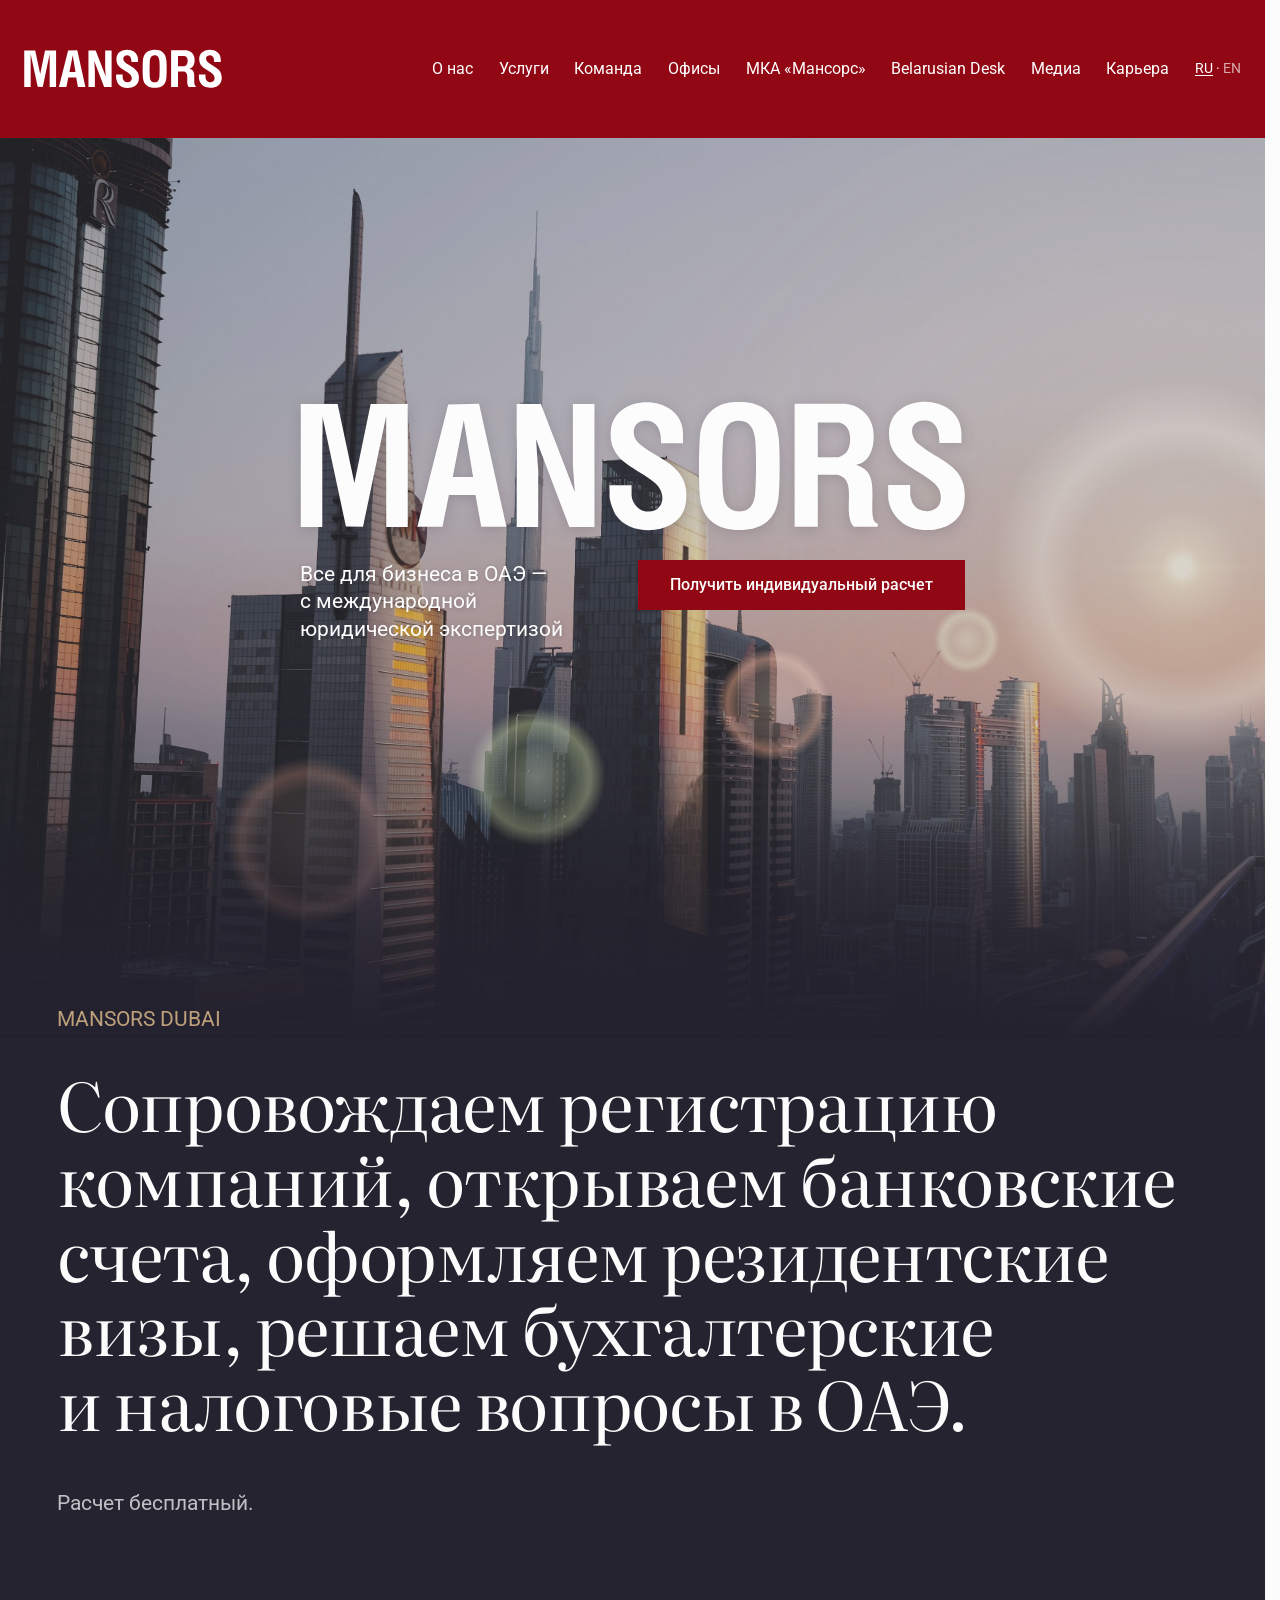
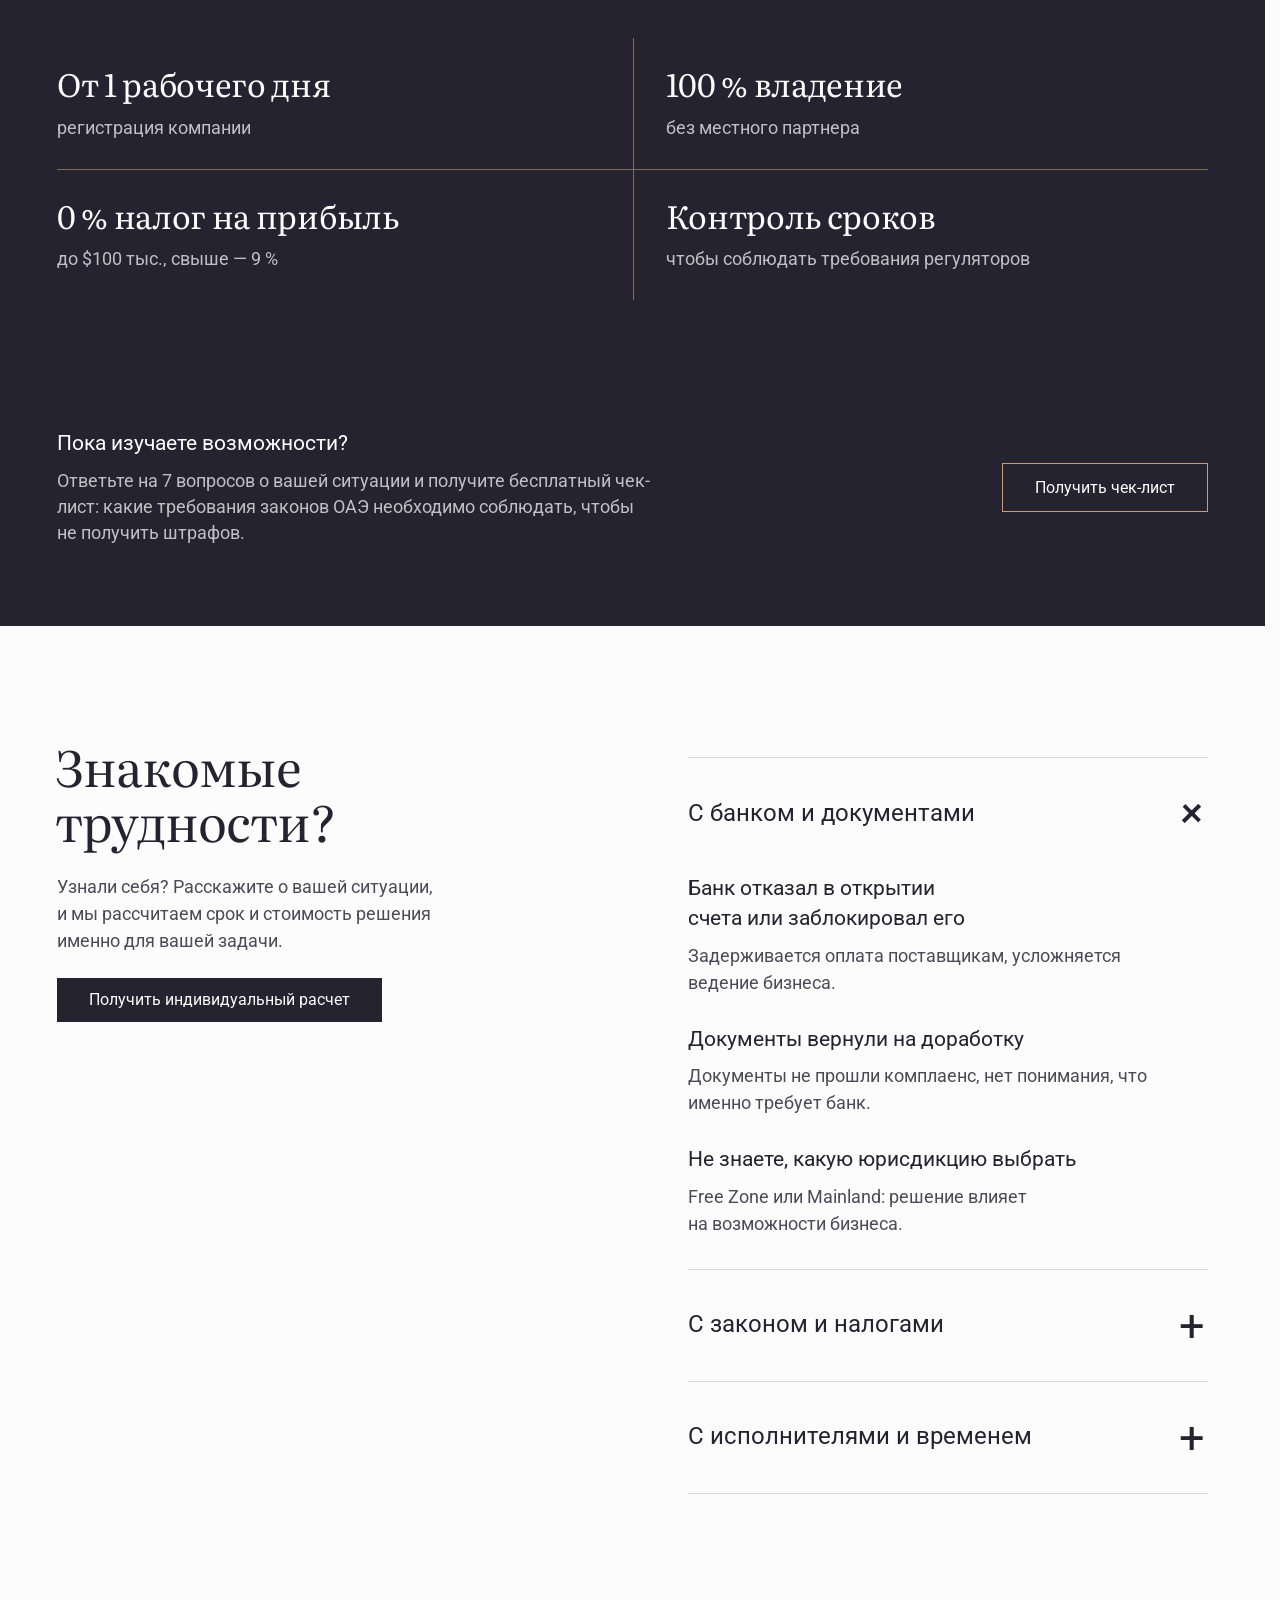
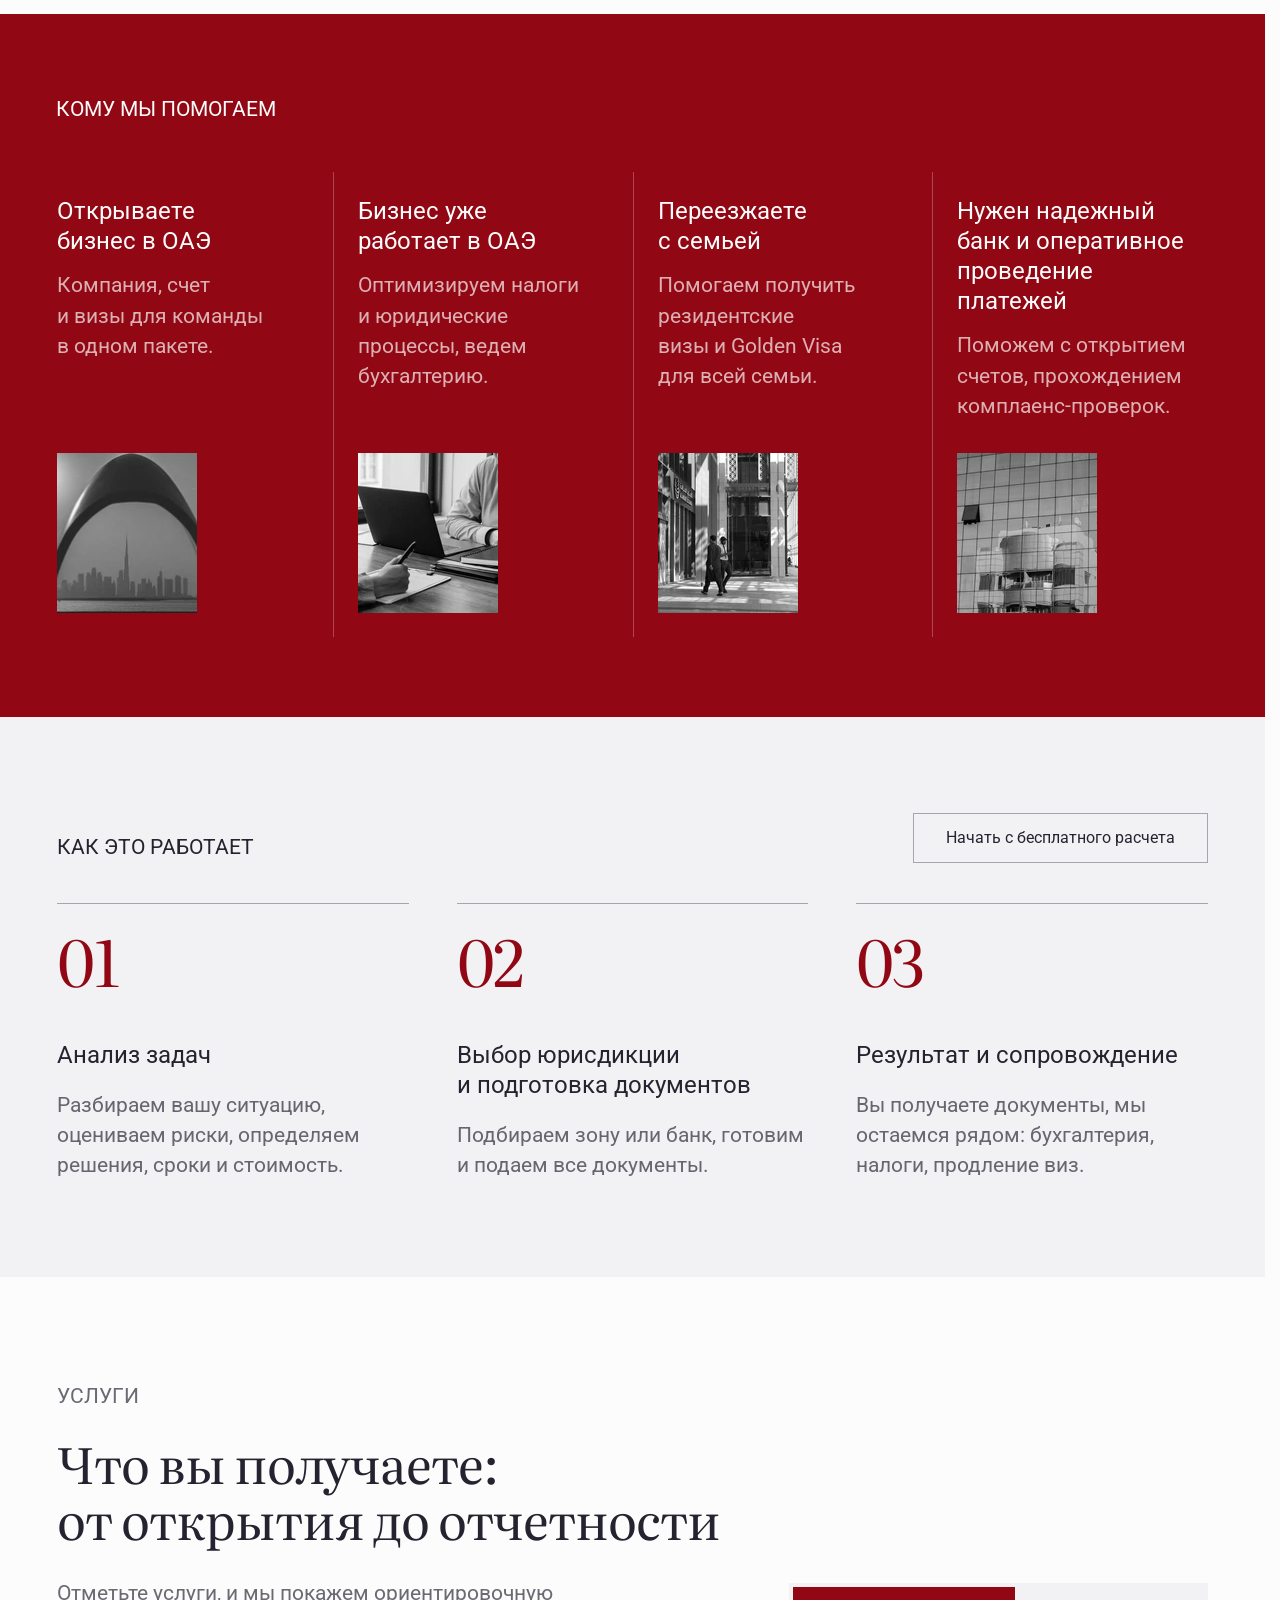
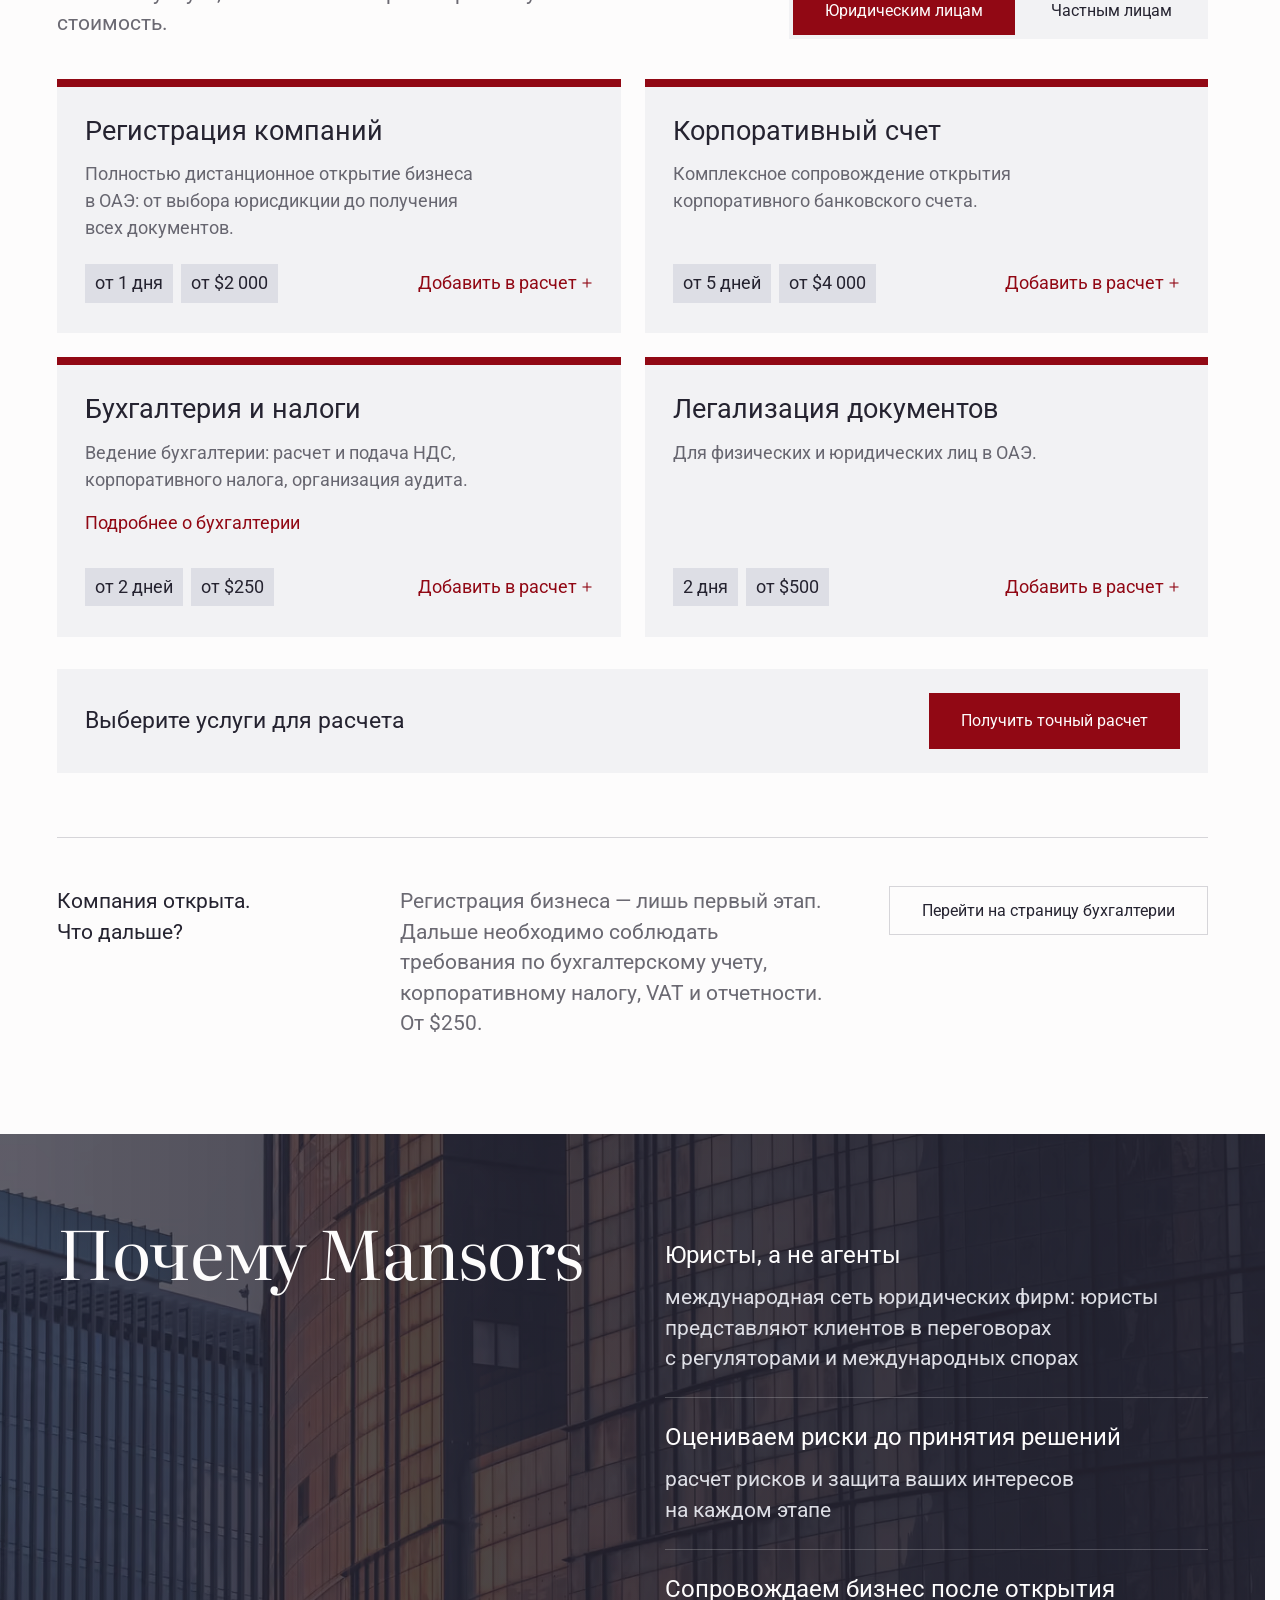
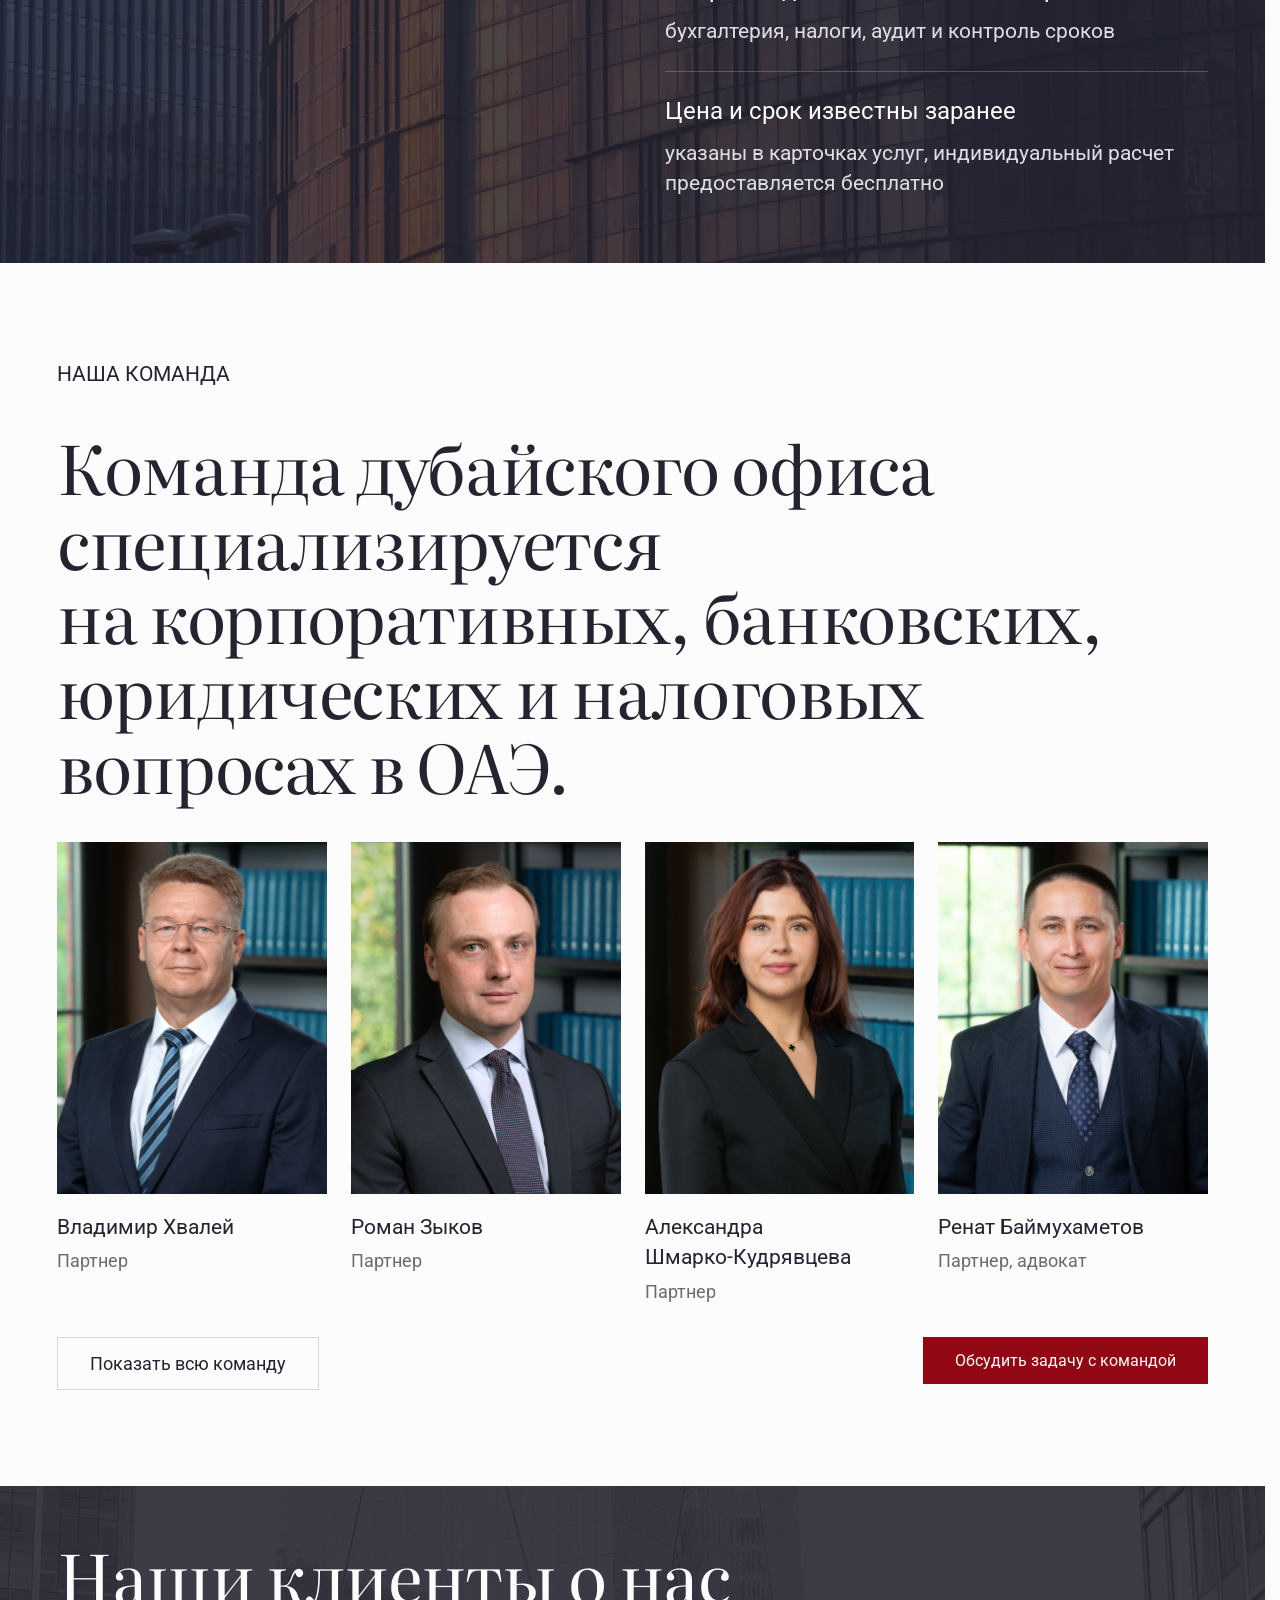
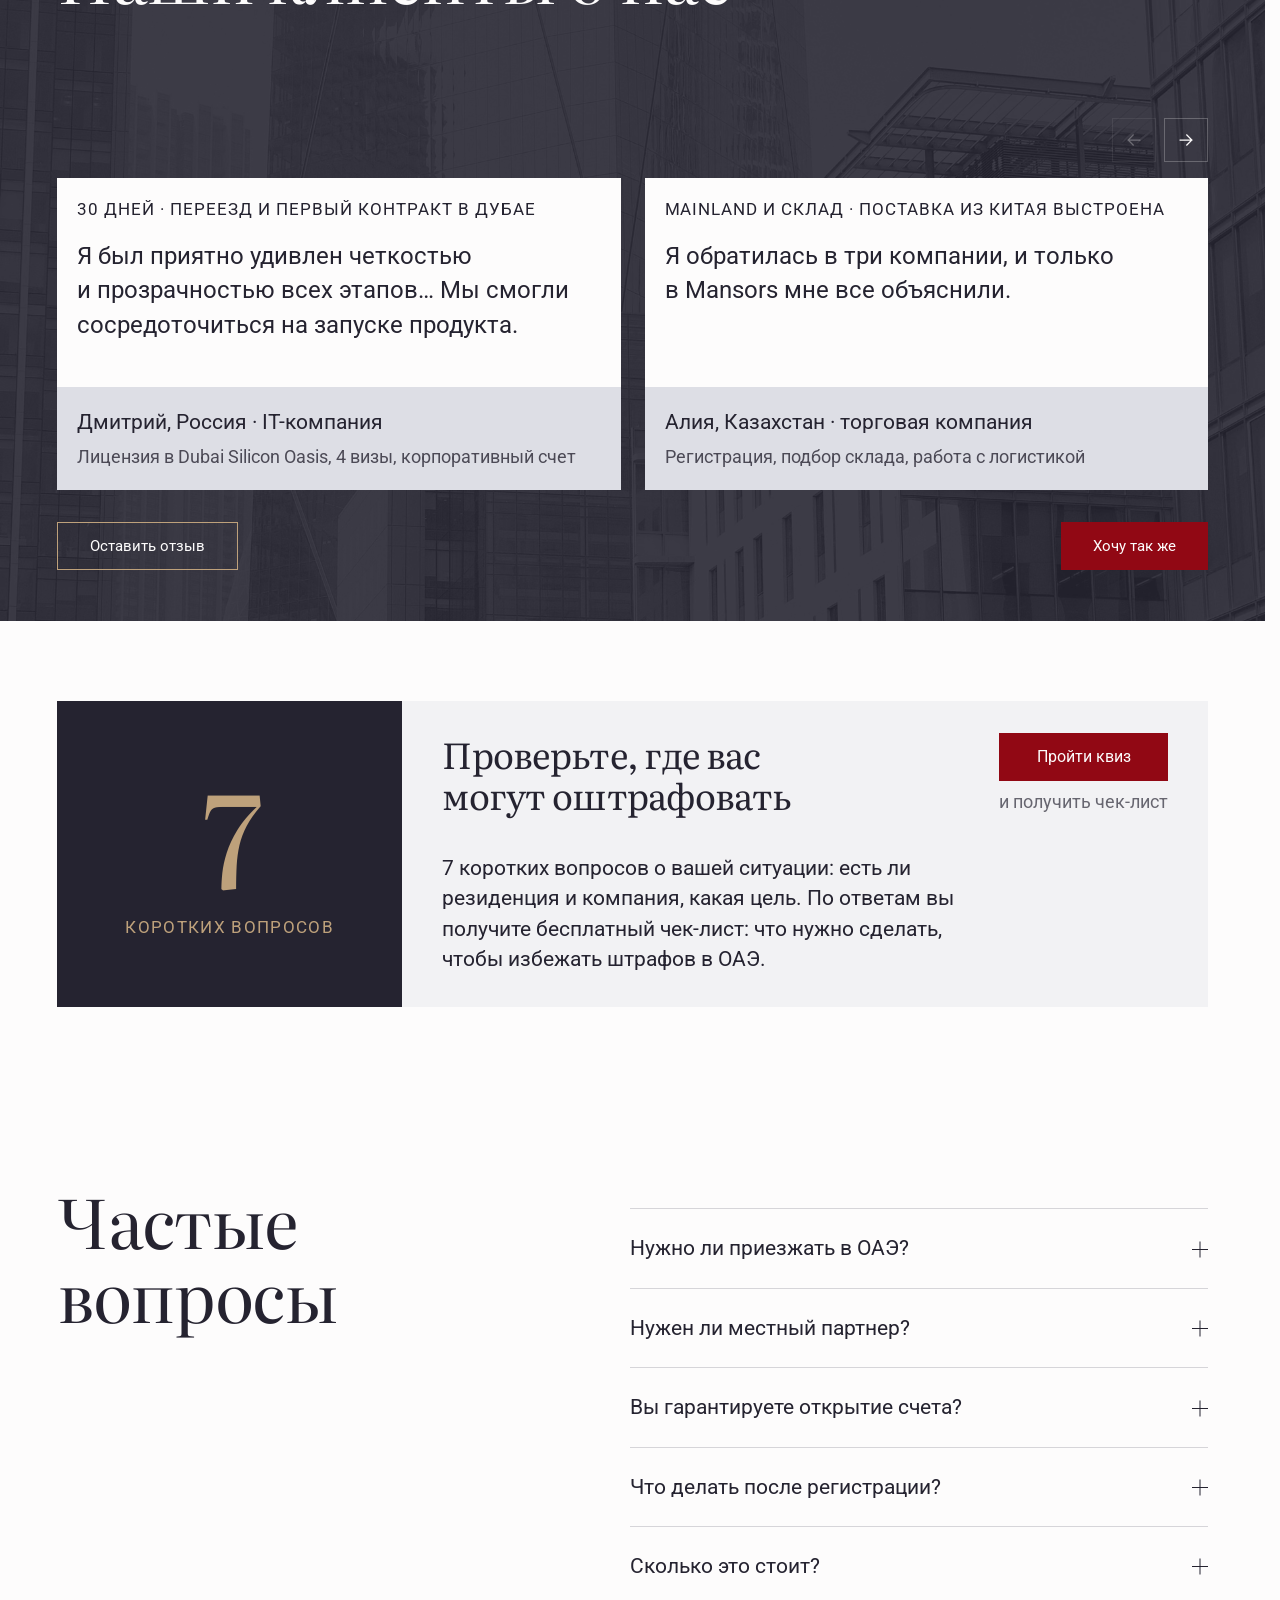
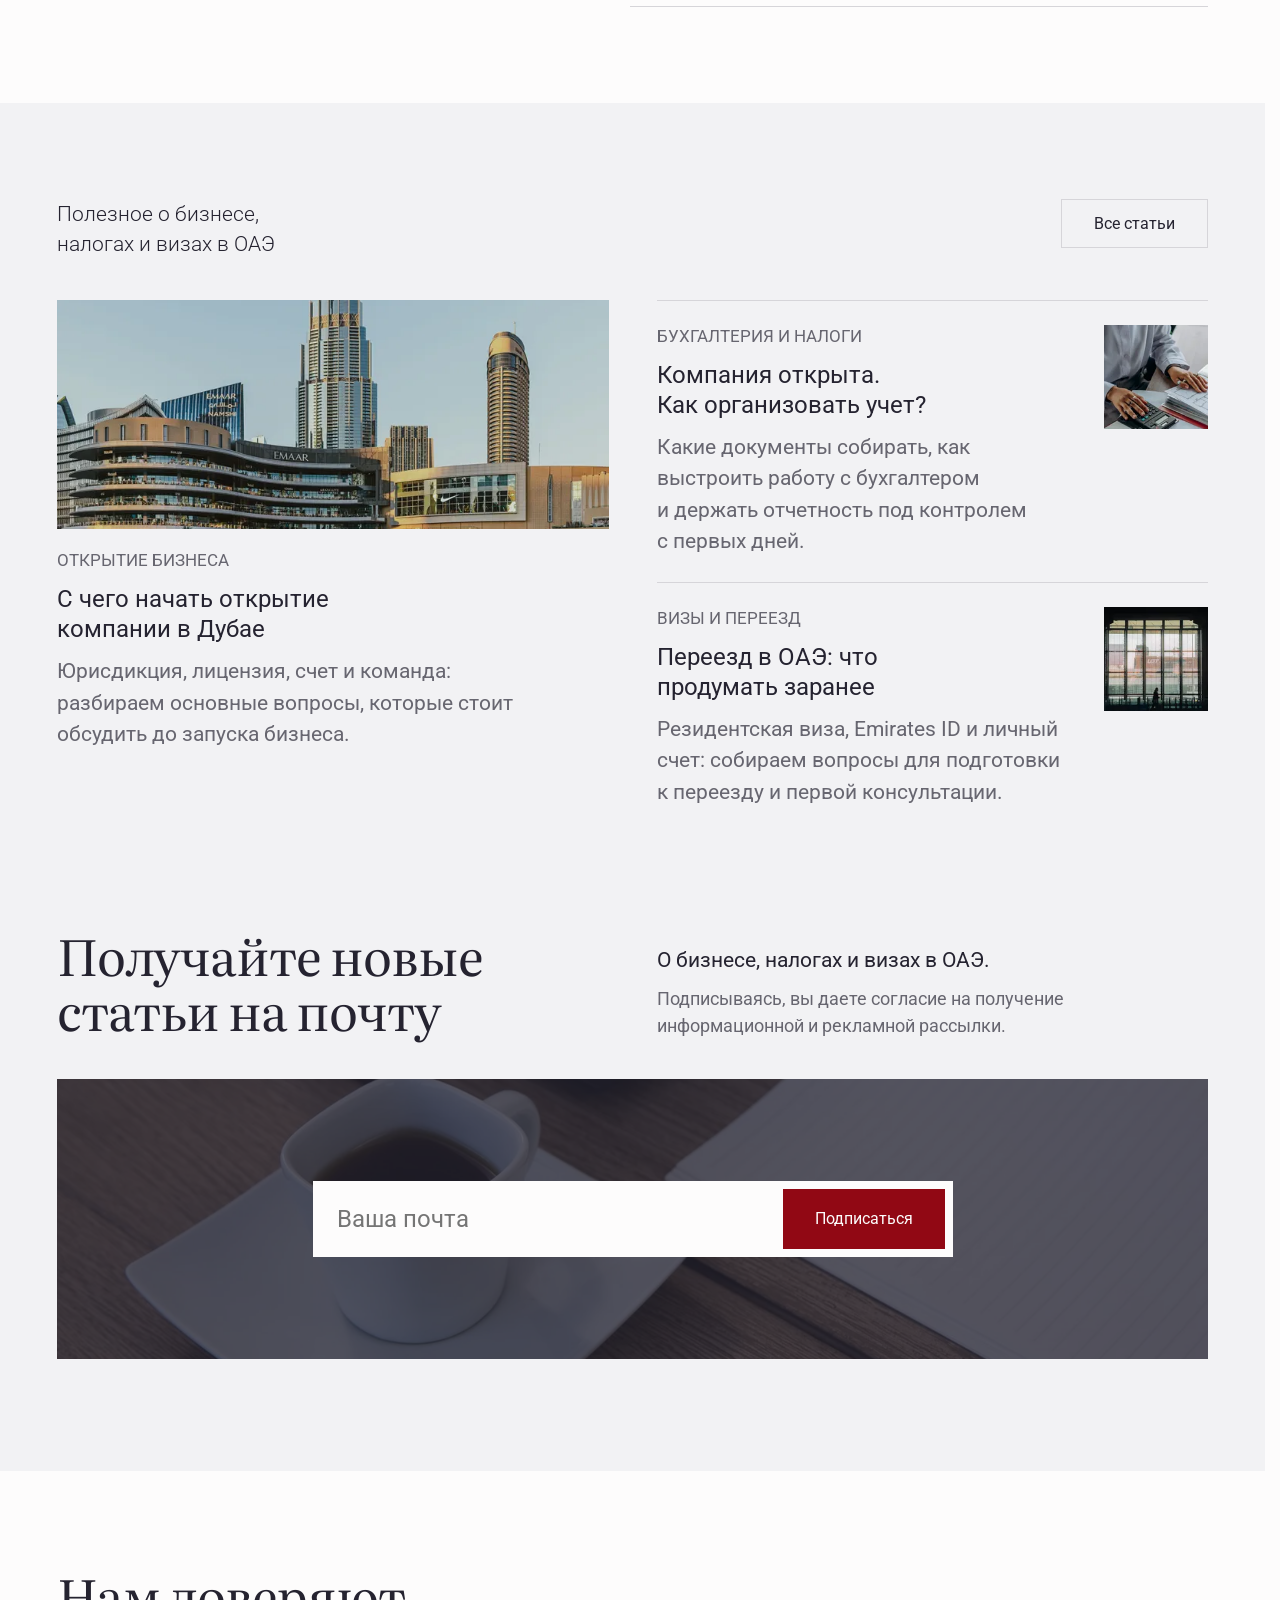
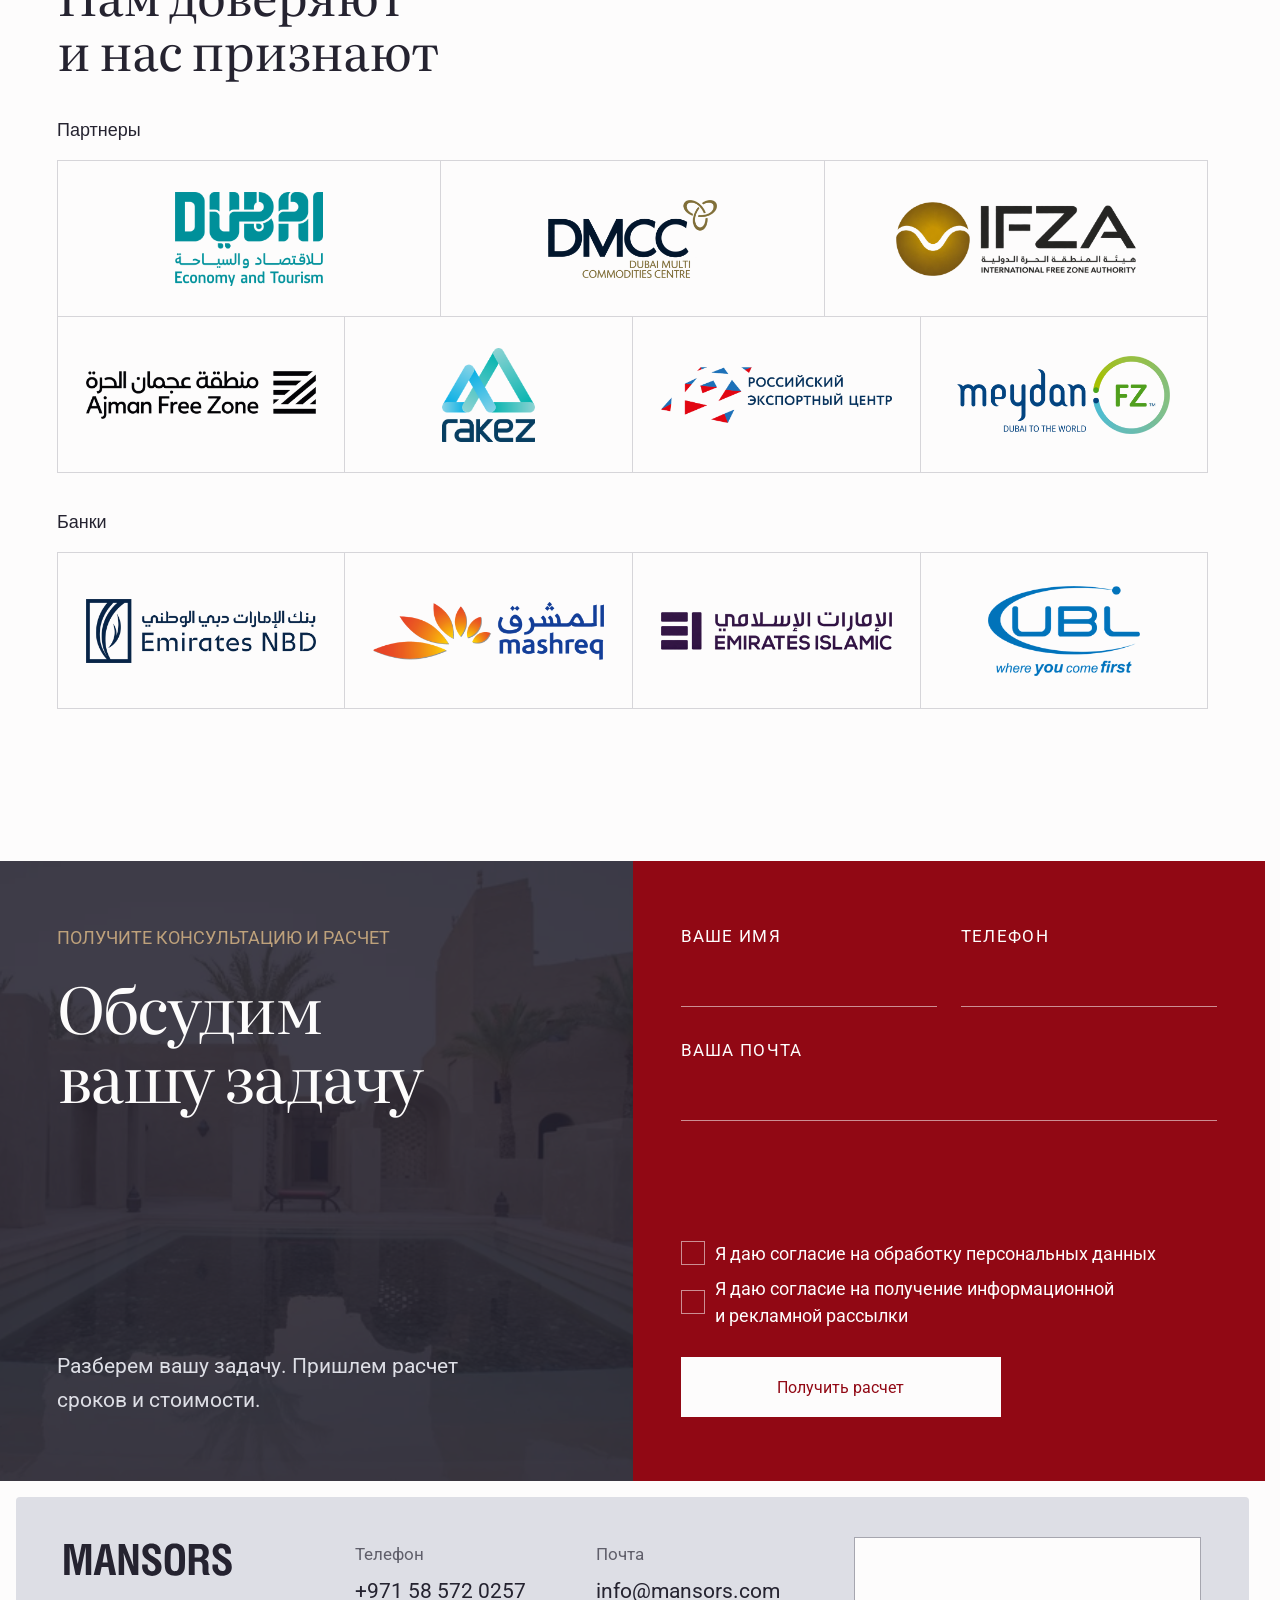
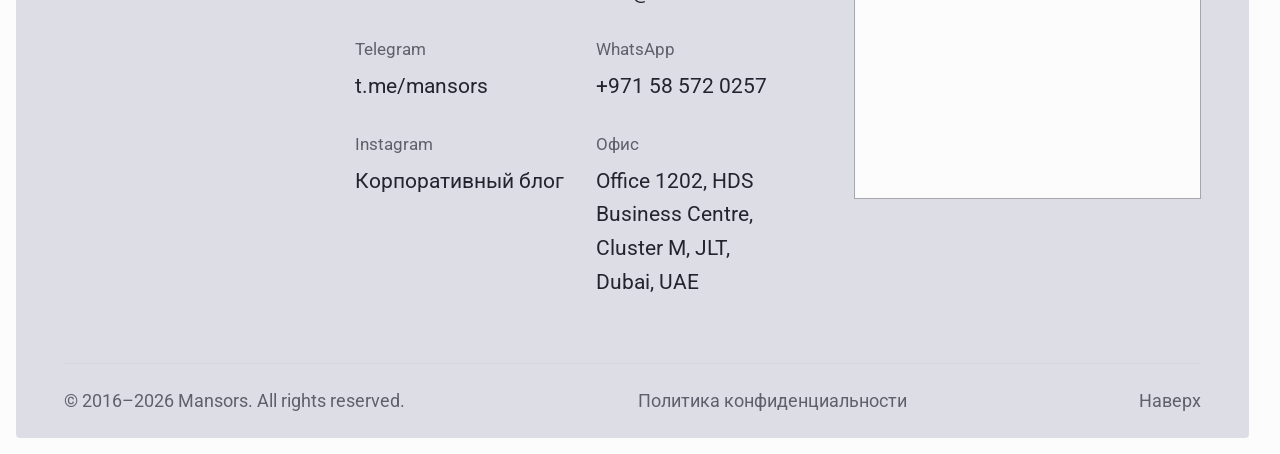
<file: full/index.html>
<!DOCTYPE html><html lang="ru" data-typography="large"><head><meta charset="utf-8"><meta name="viewport" content="width=device-width, initial-scale=1"><script>
      // Progressive enhancement: no JS means no loading overlay.
      // This independent watchdog also releases the page if the module fails to load.
      const navigationType = performance.getEntriesByType('navigation')[0]?.type;
      if (navigationType === 'reload' || (!location.hash && navigationType !== 'back_forward')) {
        document.documentElement.dataset.heroLoad = 'pending';
        window.setTimeout(() => {
          if (document.documentElement.dataset.heroLoad === 'pending' && !document.documentElement.dataset.heroLoaderReady) {
            delete document.documentElement.dataset.heroLoad;
            window.dispatchEvent(new Event('mansors:hero-load-timeout'));
          }
        }, 6000);
      }
    </script><title>Mansors Dubai | Все для бизнеса в ОАЭ</title><meta name="description" content="Компания, банковский счет, визы, бухгалтерия и налоги в ОАЭ. Разберите свою ситуацию и подготовьте запрос на индивидуальный расчет с Mansors Dubai."><meta name="robots" content="noindex,nofollow"><meta property="og:type" content="website"><meta property="og:title" content="Mansors Dubai | Все для бизнеса в ОАЭ"><meta property="og:description" content="Компания, банковский счет, визы, бухгалтерия и налоги в ОАЭ. Разберите свою ситуацию и подготовьте запрос на индивидуальный расчет с Mansors Dubai."><meta property="og:image" content="../og.png"><meta property="og:image:width" content="1200"><meta property="og:image:height" content="630"><meta property="og:image:alt" content="Mansors Dubai — Все для бизнеса в ОАЭ в одном месте"><meta name="twitter:card" content="summary_large_image"><meta name="twitter:title" content="Mansors Dubai | Все для бизнеса в ОАЭ"><meta name="twitter:description" content="Компания, банковский счет, визы, бухгалтерия и налоги в ОАЭ. Разберите свою ситуацию и подготовьте запрос на индивидуальный расчет с Mansors Dubai."><meta name="twitter:image" content="../og.png"><meta name="theme-color" content="#DDDEE5"><link rel="icon" href="../favicon.svg" type="image/svg+xml"><link rel="preload" href="../assets/roboto-cyrillic-wght-normal.fOt7epNf.woff2" as="font" type="font/woff2" crossorigin><link rel="preload" href="../assets/roboto-latin-wght-normal.ccAYIvAh.woff2" as="font" type="font/woff2" crossorigin><link rel="stylesheet" href="../assets/Typography.Cs8FKfh_.css"><link rel="stylesheet" href="../assets/DepthFullPage.AM274zvs.css"><link rel="stylesheet" href="../assets/site.B7dsUBJR.css"><style>.mansors-logo[data-astro-cid-ma3qvj5d]{flex-shrink:0;width:168px;height:auto;display:block}@media (width<=767px){.mansors-logo[data-astro-cid-ma3qvj5d]{width:144px}}
</style><link rel="stylesheet" href="../assets/SituationSection.CqhcuOEa.css"></head><body id="top" class="full-page hero-preview" data-hero-variant="02" data-brand-tone="mono"><div class="hero-loader" aria-hidden="true"><div class="hero-loader__content"><div class="hero-loader__logo" aria-hidden="true"><svg width="133.538249" height="28.091708" viewBox="21.078750 20.159608 133.538249 28.091708" fill="none">
<path d="M75.833 34.1037L76.2173 39.4505L69.3975 21.7725H64.5469V46.435H68.8692V35.1634L68.437 28.8533L75.1126 46.435H80.1554V21.7725H75.833V34.1037Z" fill="currentColor" />
<path d="M95.3823 33.8633C93.6533 32.5146 90.1954 30.8768 88.8507 29.4318C87.554 28.083 87.7461 25.5301 89.8592 25.1929C92.7888 24.7112 93.6053 27.1678 93.5092 29.6244H97.9276V27.6495C97.9276 19.6053 84 19.1718 83.4237 27.1678C82.9435 33.4298 88.6586 34.4413 92.3086 37.6205C95.1421 40.1253 93.6533 44.2678 89.8592 43.1599C88.6586 42.8228 87.602 41.2332 87.602 40.0289V38.054H83.1836V40.2698C83.1836 41.185 83.952 43.2563 84.4323 44.027C87.4099 48.603 97.0152 48.1213 98.3599 42.2447C99.1283 38.7284 98.1678 36.0309 95.4303 33.9115L95.3823 33.8633Z" fill="currentColor" />
<path d="M31.9883 37.6201L28.6265 21.7725H21.2305V46.435H25.5528V24.1809L30.2594 46.1942L30.3555 46.3387L33.7173 46.3868L38.3758 24.1809V46.435H42.6982V21.7725H35.2541L31.9883 37.6201Z" fill="currentColor" />
<path d="M50.8126 21.8691L44.6172 46.3871H49.6599L50.9567 40.0288H56.2876L57.4402 46.3871H62.483L57.008 21.7246L50.7645 21.8691H50.8126ZM51.7251 36.4162L53.9343 25.0001L55.8073 36.4162H51.7251Z" fill="currentColor" />
<path d="M145.133 29.7686C143.5 28.3717 143.26 25.5779 145.71 25.1444C148.687 24.6627 149.408 27.1193 149.36 29.5759H153.778V27.6973C153.778 19.4604 139.85 19.1233 139.274 27.0711C138.794 33.3331 144.509 34.3447 148.159 37.5238C149.312 38.5354 149.792 39.4987 149.6 41.1365C149.216 43.7858 145.229 43.9303 144.029 41.7145C143.885 41.4737 143.5 40.2213 143.5 39.9804V38.0055H139.082V40.2213C139.082 42.9187 141.195 45.7126 143.693 46.5314C148.015 47.9765 153.874 46.5314 154.402 41.281C155.123 34.0075 149.504 33.4295 145.181 29.7686H145.133Z" fill="currentColor" />
<path d="M136.589 45.5683C135.053 44.3159 136.878 38.0057 135.053 35.5491C134.428 34.6821 133.612 34.3931 132.651 33.9595C136.061 33.3815 136.686 28.8055 135.869 26.0117C135.149 23.555 132.939 21.9655 130.442 21.7246H120.501L120.309 21.9173V46.3871H124.967V35.9345H128.761C129.145 35.9345 130.058 36.368 130.298 36.657C132.315 38.5838 130.058 44.1714 132.219 46.3871H136.974C137.118 45.4719 136.878 45.8091 136.541 45.5683H136.589ZM130.634 31.5511C130.394 31.8401 129.338 32.4663 129.001 32.4663H124.967V25.4818H129.241C129.29 25.4818 130.154 25.819 130.25 25.9153C131.835 26.9269 131.787 30.2505 130.634 31.5511Z" fill="currentColor" />
<path d="M117.088 28.4203C116.656 22.8327 112.91 20.906 107.723 21.4358C103.737 21.8212 101.528 24.6631 101.288 28.5648C101.095 31.7922 101.047 36.8981 101.288 40.1254C101.672 45.3758 105.418 47.3989 110.365 47.0136C114.591 46.6764 116.848 44.2198 117.136 39.9809C117.376 36.7536 117.376 31.6477 117.136 28.4203H117.088ZM112.43 39.162C112.334 41.0406 111.853 43.1119 109.596 43.3046C107.099 43.4972 106.09 41.9077 105.946 39.6437C105.706 36.7054 105.754 32.033 105.946 29.0465C106.042 27.4569 106.57 25.482 108.444 25.193C111.277 24.7595 112.238 26.7344 112.43 29.191C112.622 32.0812 112.622 36.2719 112.43 39.162Z" fill="currentColor" />
</svg></div><div class="hero-loader__line" aria-hidden="true"></div><span class="sr-only" role="status">Загрузка</span></div></div><script type="module">function e(){let e=document.documentElement,t=document.querySelector(`.hero-loader`),n=document.querySelector(`.brand-hero`);if(!t||!n||e.dataset.heroLoad!==`pending`)return;e.dataset.heroLoaderReady=`true`;let r=performance.getEntriesByType(`navigation`)[0]?.type===`reload`,i=history.scrollRestoration;r&&(history.scrollRestoration=`manual`,window.scrollTo({top:0,left:0,behavior:`instant`}));let a=matchMedia(`(prefers-reduced-motion: reduce)`),o=Array.from(document.querySelectorAll(`body > header, body > main, body > footer, body > .skip-link`)),s=o.map(e=>e.inert);o.forEach(e=>{e.inert=!0});let c=`loading`,l=0,u=0,d=0,f,p=t.querySelector(`.hero-loader__logo`),m=()=>{window.clearTimeout(d),delete e.dataset.heroLoad,delete e.dataset.heroLoaderReady,history.scrollRestoration=i,f?.cancel(),f=void 0,p?.removeAttribute(`style`)},h=(n=!1)=>{if(c===`released`){n||m();return}c=`released`,window.clearTimeout(_),window.clearTimeout(l),window.clearTimeout(u);let i=t.contains(document.activeElement);t.inert=!0,t.setAttribute(`aria-hidden`,`true`),o.forEach((e,t)=>{e.inert=s[t]}),n&&!a.matches&&scrollY<20&&(r||!location.hash)&&!i?(e.dataset.heroLoad=`revealing`,d=window.setTimeout(m,2400)):m(),i&&document.querySelector(`#main`)?.focus({preventScroll:!0})},g=()=>{if(c!==`loading`)return;if(r&&window.scrollTo({top:0,left:0,behavior:`instant`}),e.dataset.heroLoad!==`pending`||a.matches||!r&&(scrollY>=20||location.hash)){h();return}let t=p,i=n.querySelector(`.brand-hero__identity h1 svg`);!t||!i||typeof t.animate!=`function`?h(!0):(window.clearTimeout(_),c=`moving`,e.dataset.heroLoad=`moving`,u=window.setTimeout(()=>h(!0),2200),l=window.setTimeout(()=>{if(c!==`moving`)return;let n=document.querySelector(`.corporate-header`);n&&e.style.setProperty(`--corporate-header-height`,`${n.offsetHeight}px`);let r=t.getBoundingClientRect(),a=i.getBoundingClientRect();if(!r.width||!r.height||!a.width||!a.height)h(!0);else{t.style.position=`fixed`,t.style.left=`${r.left}px`,t.style.top=`${r.top}px`,t.style.width=`${r.width}px`;try{f=t.animate([{left:`${r.left}px`,top:`${r.top}px`,width:`${r.width}px`},{left:`${a.left}px`,top:`${a.top}px`,width:`${a.width}px`}],{duration:1100,easing:`cubic-bezier(.22, 1, .36, 1)`,fill:`forwards`}),f.finished.then(()=>{c===`moving`&&h(!0)}).catch(()=>{c===`moving`&&h()})}catch{h()}}},300))},_=window.setTimeout(g,8e3);if(window.addEventListener(`mansors:hero-load-timeout`,()=>h(),{once:!0}),t.setAttribute(`aria-hidden`,`false`),document.addEventListener(`keydown`,e=>{(e.key===`Escape`||e.key===`Tab`)&&h()}),window.addEventListener(`scroll`,()=>{c!==`loading`&&scrollY>=20&&h()},{passive:!0}),window.addEventListener(`resize`,()=>{c===`moving`&&h()},{passive:!0}),window.addEventListener(`pagehide`,()=>h()),window.addEventListener(`pageshow`,e=>{e.persisted&&h()}),a.addEventListener(`change`,()=>{a.matches&&h()}),!r&&(scrollY>20||location.hash)){h();return}let v=new Set(Array.from(document.querySelectorAll(`.night-city image, [data-hero-asset]`)).map(e=>e.getAttribute(`href`)||e.getAttribute(`src`)).filter(e=>!!e)),y=Array.from(v,e=>{let t=new Image;return t.fetchPriority=`high`,t.src=e,t.decode()}),b=document.fonts.load(`400 14px ${getComputedStyle(n).fontFamily}`,`Mansors Все для бизнеса`),x=Promise.allSettled(y).then(()=>{if(c!==`loading`)return;let e=Array.from(document.querySelectorAll(`main img[loading="lazy"]`)).filter(e=>!e.closest(`details:not([open])`));return Promise.allSettled(e.map(e=>(e.fetchPriority=`low`,e.loading=`eager`,e.decode())))}),S=Promise.allSettled([b,document.fonts.ready]).then(()=>new Promise(e=>requestAnimationFrame(()=>requestAnimationFrame(()=>e())))),C=new Promise(e=>window.setTimeout(e,700));Promise.all([x,S,C]).then(g)}e();</script><a class="skip-link" href="#main">Перейти к содержанию</a><header class="corporate-header" aria-label="Шапка Mansors" data-astro-cid-n2dxtjzh><div class="corporate-header__inner" data-astro-cid-n2dxtjzh><div class="corporate-header__logo" data-astro-cid-n2dxtjzh><svg width="133.538249" height="28.091708" viewBox="21.078750 20.159608 133.538249 28.091708" fill="none" class="mansors-logo" role="img" aria-label="Mansors" focusable="false" data-astro-cid-ma3qvj5d="true">
<path d="M75.833 34.1037L76.2173 39.4505L69.3975 21.7725H64.5469V46.435H68.8692V35.1634L68.437 28.8533L75.1126 46.435H80.1554V21.7725H75.833V34.1037Z" fill="currentColor" />
<path d="M95.3823 33.8633C93.6533 32.5146 90.1954 30.8768 88.8507 29.4318C87.554 28.083 87.7461 25.5301 89.8592 25.1929C92.7888 24.7112 93.6053 27.1678 93.5092 29.6244H97.9276V27.6495C97.9276 19.6053 84 19.1718 83.4237 27.1678C82.9435 33.4298 88.6586 34.4413 92.3086 37.6205C95.1421 40.1253 93.6533 44.2678 89.8592 43.1599C88.6586 42.8228 87.602 41.2332 87.602 40.0289V38.054H83.1836V40.2698C83.1836 41.185 83.952 43.2563 84.4323 44.027C87.4099 48.603 97.0152 48.1213 98.3599 42.2447C99.1283 38.7284 98.1678 36.0309 95.4303 33.9115L95.3823 33.8633Z" fill="currentColor" />
<path d="M31.9883 37.6201L28.6265 21.7725H21.2305V46.435H25.5528V24.1809L30.2594 46.1942L30.3555 46.3387L33.7173 46.3868L38.3758 24.1809V46.435H42.6982V21.7725H35.2541L31.9883 37.6201Z" fill="currentColor" />
<path d="M50.8126 21.8691L44.6172 46.3871H49.6599L50.9567 40.0288H56.2876L57.4402 46.3871H62.483L57.008 21.7246L50.7645 21.8691H50.8126ZM51.7251 36.4162L53.9343 25.0001L55.8073 36.4162H51.7251Z" fill="currentColor" />
<path d="M145.133 29.7686C143.5 28.3717 143.26 25.5779 145.71 25.1444C148.687 24.6627 149.408 27.1193 149.36 29.5759H153.778V27.6973C153.778 19.4604 139.85 19.1233 139.274 27.0711C138.794 33.3331 144.509 34.3447 148.159 37.5238C149.312 38.5354 149.792 39.4987 149.6 41.1365C149.216 43.7858 145.229 43.9303 144.029 41.7145C143.885 41.4737 143.5 40.2213 143.5 39.9804V38.0055H139.082V40.2213C139.082 42.9187 141.195 45.7126 143.693 46.5314C148.015 47.9765 153.874 46.5314 154.402 41.281C155.123 34.0075 149.504 33.4295 145.181 29.7686H145.133Z" fill="currentColor" />
<path d="M136.589 45.5683C135.053 44.3159 136.878 38.0057 135.053 35.5491C134.428 34.6821 133.612 34.3931 132.651 33.9595C136.061 33.3815 136.686 28.8055 135.869 26.0117C135.149 23.555 132.939 21.9655 130.442 21.7246H120.501L120.309 21.9173V46.3871H124.967V35.9345H128.761C129.145 35.9345 130.058 36.368 130.298 36.657C132.315 38.5838 130.058 44.1714 132.219 46.3871H136.974C137.118 45.4719 136.878 45.8091 136.541 45.5683H136.589ZM130.634 31.5511C130.394 31.8401 129.338 32.4663 129.001 32.4663H124.967V25.4818H129.241C129.29 25.4818 130.154 25.819 130.25 25.9153C131.835 26.9269 131.787 30.2505 130.634 31.5511Z" fill="currentColor" />
<path d="M117.088 28.4203C116.656 22.8327 112.91 20.906 107.723 21.4358C103.737 21.8212 101.528 24.6631 101.288 28.5648C101.095 31.7922 101.047 36.8981 101.288 40.1254C101.672 45.3758 105.418 47.3989 110.365 47.0136C114.591 46.6764 116.848 44.2198 117.136 39.9809C117.376 36.7536 117.376 31.6477 117.136 28.4203H117.088ZM112.43 39.162C112.334 41.0406 111.853 43.1119 109.596 43.3046C107.099 43.4972 106.09 41.9077 105.946 39.6437C105.706 36.7054 105.754 32.033 105.946 29.0465C106.042 27.4569 106.57 25.482 108.444 25.193C111.277 24.7595 112.238 26.7344 112.43 29.191C112.622 32.0812 112.622 36.2719 112.43 39.162Z" fill="currentColor" />
</svg></div><div class="corporate-header__menu" aria-label="Пункты меню" data-astro-cid-n2dxtjzh><span data-astro-cid-n2dxtjzh>О нас</span><span data-astro-cid-n2dxtjzh>Услуги</span><span data-astro-cid-n2dxtjzh>Команда</span><span data-astro-cid-n2dxtjzh>Офисы</span><span data-astro-cid-n2dxtjzh>МКА «Мансорс»</span><span data-astro-cid-n2dxtjzh>Belarusian Desk</span><span data-astro-cid-n2dxtjzh>Медиа</span><span data-astro-cid-n2dxtjzh>Карьера</span><span class="corporate-header__language" data-astro-cid-n2dxtjzh><span data-astro-cid-n2dxtjzh>RU</span><span aria-hidden="true" data-astro-cid-n2dxtjzh> · </span><span data-astro-cid-n2dxtjzh>EN</span></span></div></div></header><script type="module">var e=document.querySelector(`.corporate-header`);if(e){let t=()=>document.documentElement.style.setProperty(`--corporate-header-height`,`${e.offsetHeight}px`);t(),new ResizeObserver(t).observe(e)}</script><main id="main" tabindex="-1"><div class="depth-variant"><div class="hero-top-composition depth-composition" data-night-composition data-hero-background="2" data-depth-composition data-background-mode="static" data-fog="on" data-light="on" data-motion="on" data-scene-active="true"><div class="transfer-backdrop" aria-hidden="true" data-astro-cid-rdi6ivbi><div class="transfer-viewport" data-astro-cid-rdi6ivbi><div class="night-city transfer-surface" data-static-city data-astro-cid-rdi6ivbi><div class="scene-option scene-option--original" data-astro-cid-rdi6ivbi><div class="original-city" data-original-city data-astro-cid-tbym2yaj><svg viewBox="0 0 1600 901" preserveAspectRatio="xMidYMid slice" aria-hidden="true" data-astro-cid-tbym2yaj><image href="../hero-15-simple/original.jpg" width="1600" height="901" preserveAspectRatio="none" data-astro-cid-tbym2yaj></image><defs data-astro-cid-tbym2yaj><linearGradient id="left-mirror-light" x2="0" y2="1" data-astro-cid-tbym2yaj><stop stop-color="#fff0cf" stop-opacity=".35" data-astro-cid-tbym2yaj></stop><stop offset=".45" stop-color="#fff1d1" data-astro-cid-tbym2yaj></stop><stop offset="1" stop-color="#e4bd88" stop-opacity=".55" data-astro-cid-tbym2yaj></stop></linearGradient></defs><path data-original-face d="M248 94L269 102L226 800L207 796Z" fill="url(#left-mirror-light)" style="mix-blend-mode:soft-light;opacity:.45" data-astro-cid-tbym2yaj></path></svg><div data-city-glints aria-hidden="true" style="position:absolute;left:50%;top:50%;width:1600px;height:901px;transform:translate(-50%,-50%) scale(var(--city-scale,1))" data-astro-cid-tbym2yaj><img data-original-face alt="" src="../hero-15-simple/glint-1.webp" style="position:absolute;left:526.76122px;top:214.93108px;width:85.5615px;height:634.38135px;opacity:0.45;will-change:opacity" data-astro-cid-tbym2yaj><img data-original-face alt="" src="../hero-15-simple/glint-2.webp" style="position:absolute;left:829.94652px;top:318.67809px;width:46.12881px;height:482.66529px;opacity:0.45;will-change:opacity" data-astro-cid-tbym2yaj><img data-original-face alt="" src="../hero-15-simple/glint-3.webp" style="position:absolute;left:1178.88863px;top:540.67437px;width:32.36457px;height:255.46306px;opacity:0.45;will-change:opacity" data-astro-cid-tbym2yaj><img data-original-face alt="" src="../hero-15-simple/glint-4.webp" style="position:absolute;left:658.82353px;top:70.65208px;width:56.54499px;height:480.43417px;opacity:0.15;will-change:opacity" data-astro-cid-tbym2yaj></div><svg viewBox="0 0 1600 901" preserveAspectRatio="xMidYMid slice" aria-hidden="true" data-astro-cid-tbym2yaj><defs data-astro-cid-tbym2yaj><radialGradient id="original-right-glow" data-astro-cid-tbym2yaj><stop stop-color="#f2e0c5" stop-opacity=".65" data-astro-cid-tbym2yaj></stop><stop offset=".4" stop-color="#e4d0b3" stop-opacity=".28" data-astro-cid-tbym2yaj></stop><stop offset="1" stop-color="#dacabb" stop-opacity="0" data-astro-cid-tbym2yaj></stop></radialGradient><radialGradient id="original-sun-wash" data-astro-cid-tbym2yaj><stop stop-color="#ffe9bb" stop-opacity=".7" data-astro-cid-tbym2yaj></stop><stop offset=".4" stop-color="#f0dbb9" stop-opacity=".32" data-astro-cid-tbym2yaj></stop><stop offset="1" stop-color="#e3cca9" stop-opacity="0" data-astro-cid-tbym2yaj></stop></radialGradient><radialGradient id="original-flare-core" data-astro-cid-tbym2yaj><stop stop-color="#fffce2" stop-opacity=".98" data-astro-cid-tbym2yaj></stop><stop offset=".08" stop-color="#fff5c0" stop-opacity=".95" data-astro-cid-tbym2yaj></stop><stop offset=".2" stop-color="#ffdc85" stop-opacity=".6" data-astro-cid-tbym2yaj></stop><stop offset=".55" stop-color="#ead2ad" stop-opacity=".2" data-astro-cid-tbym2yaj></stop><stop offset="1" stop-color="#ead2ad" stop-opacity="0" data-astro-cid-tbym2yaj></stop></radialGradient><radialGradient id="original-flare-halo" data-astro-cid-tbym2yaj><stop offset=".3" stop-color="#e5cfaf" stop-opacity="0" data-astro-cid-tbym2yaj></stop><stop offset=".55" stop-color="#e4d1b5" stop-opacity=".14" data-astro-cid-tbym2yaj></stop><stop offset=".75" stop-color="#e7d5bb" stop-opacity=".58" data-astro-cid-tbym2yaj></stop><stop offset=".9" stop-color="#e8d8c2" stop-opacity=".22" data-astro-cid-tbym2yaj></stop><stop offset="1" stop-color="#e8d8c2" stop-opacity="0" data-astro-cid-tbym2yaj></stop></radialGradient><radialGradient id="original-effects-falloff" data-astro-cid-tbym2yaj><stop stop-color="#333" data-astro-cid-tbym2yaj></stop><stop offset=".5" stop-color="#777" data-astro-cid-tbym2yaj></stop><stop offset="1" stop-color="white" data-astro-cid-tbym2yaj></stop></radialGradient><mask id="original-text-protection" maskUnits="userSpaceOnUse" x="0" y="0" width="1600" height="901" style="mask-type:luminance" data-astro-cid-tbym2yaj><rect width="1600" height="901" fill="white" data-astro-cid-tbym2yaj></rect><ellipse cx="790" cy="430" rx="470" ry="210" fill="url(#original-effects-falloff)" data-astro-cid-tbym2yaj></ellipse></mask></defs><g data-original-effects data-astro-cid-tbym2yaj><ellipse mask="url(#original-text-protection)" data-original-glow cx="1350" cy="430" rx="560" ry="510" fill="url(#original-right-glow)" opacity=".6" data-astro-cid-tbym2yaj></ellipse><ellipse data-sun-wash cx="-700" cy="500" rx="850" ry="650" fill="url(#original-sun-wash)" opacity="0" mask="url(#original-text-protection)" style="mix-blend-mode:screen" data-astro-cid-tbym2yaj></ellipse><g data-original-flare transform="translate(1350 430)" data-sun-y="430" opacity=".72" style="mix-blend-mode:screen" data-astro-cid-tbym2yaj><g data-flare-shape data-astro-cid-tbym2yaj><circle r="185" fill="url(#original-flare-halo)" data-astro-cid-tbym2yaj></circle><circle r="105" fill="url(#original-flare-core)" data-astro-cid-tbym2yaj></circle><ellipse rx="180" ry="3" fill="url(#original-flare-core)" opacity=".25" data-astro-cid-tbym2yaj></ellipse><ellipse rx="4" ry="65" fill="url(#original-flare-core)" opacity=".2" data-astro-cid-tbym2yaj></ellipse></g></g></g></svg><span aria-hidden="true" data-lens-ghost data-distance="185" data-index="0" style="position:absolute;left:50%;top:50%;width:58px;height:58px;pointer-events:none;opacity:0;will-change:transform,opacity;mix-blend-mode:screen;background:radial-gradient(circle closest-side,rgba(239,255,197,.62),rgba(181,220,145,.36) 50%,rgba(216,237,155,.7) 78%,rgba(216,237,155,0))" data-astro-cid-tbym2yaj></span><span aria-hidden="true" data-lens-ghost data-distance="360" data-index="1" style="position:absolute;left:50%;top:50%;width:96px;height:96px;pointer-events:none;opacity:0;will-change:transform,opacity;mix-blend-mode:screen;background:radial-gradient(circle closest-side,rgba(255,224,166,.3),rgba(243,172,118,.22) 60%,rgba(239,151,108,.68) 82%,rgba(239,151,108,0))" data-astro-cid-tbym2yaj></span><span aria-hidden="true" data-lens-ghost data-distance="590" data-index="2" style="position:absolute;left:50%;top:50%;width:130px;height:130px;pointer-events:none;opacity:0;will-change:transform,opacity;mix-blend-mode:screen;background:radial-gradient(circle closest-side,rgba(239,255,197,.62),rgba(181,220,145,.36) 50%,rgba(216,237,155,.7) 78%,rgba(216,237,155,0))" data-astro-cid-tbym2yaj></span><span aria-hidden="true" data-lens-ghost data-distance="820" data-index="3" style="position:absolute;left:50%;top:50%;width:184px;height:184px;pointer-events:none;opacity:0;will-change:transform,opacity;mix-blend-mode:screen;background:radial-gradient(circle closest-side,rgba(255,224,166,.3),rgba(243,172,118,.22) 60%,rgba(239,151,108,.68) 82%,rgba(239,151,108,0))" data-astro-cid-tbym2yaj></span></div><script type="module">document.querySelectorAll(`[data-original-city]`).forEach(e=>{let t=e.closest(`[data-night-composition]`);if(!t)return;let n=matchMedia(`(prefers-reduced-motion: reduce)`),r=new Set,i=[...e.querySelectorAll(`[data-original-face]`)].map((e,t)=>{let n=e.animate((t===4?[.08,.26,.12]:[.2,.86,.34]).map(e=>({opacity:e})),{duration:4800+t*630,delay:-t*1100,iterations:1/0,direction:`alternate`,easing:`ease-in-out`,fill:`both`});return n.pause(),n}),a=e.querySelector(`[data-sun-wash]`),o=e.querySelector(`[data-original-glow]`),s=1,c=()=>{s=Math.max(e.clientWidth/1600,e.clientHeight/901)||1,e.style.setProperty(`--city-scale`,String(s)),b()},l=e.querySelector(`[data-original-flare]`),u=Number(l.dataset.sunY)-901/2,d=e.querySelector(`[data-flare-shape]`),f=[...e.querySelectorAll(`[data-lens-ghost]`)],p=1e3/60,m=0,h=0,g=0,_=0,v=!1,y=a.getAttribute(`opacity`)!==`0`,b=()=>{let e=.56+.18*Math.sin(m*.43)+.13*Math.sin(m*.71+1.8)+.08*Math.sin(m*.19+.6),t=m*.42%(Math.PI*2),n=(1-Math.sin(t))/2,i=n*n;if(!r.has(`sun`)){o.setAttribute(`rx`,String(560+580*i)),o.setAttribute(`ry`,String(510+220*i)),o.setAttribute(`opacity`,String(Math.min(1,.24+.42*e+.45*i)));let n=(t-Math.PI/2)/Math.PI,r=n>=0&&n<=1;r?(a.setAttribute(`cx`,String(-650+2700*n)),a.setAttribute(`opacity`,String(.72*Math.sin(n*Math.PI)**.8))):y&&a.setAttribute(`opacity`,`0`),y=r}let c=Math.min(1,.55+.4*e+.12*i),p=1+.035*Math.sin(m*.29);r.has(`sun`)||(l.setAttribute(`opacity`,String(c)),d.setAttribute(`transform`,`scale(${p})`)),r.has(`ghosts`)||f.forEach(e=>{let t=Number(e.dataset.index),n=Number(e.dataset.distance)*(.92+.24*Math.sin(m*.42))+Math.sin(m*.57+t*.8)*25,r=1+.16*Math.sin(m*.6+t),i=(550-n*p)*s,a=(u+(n*.29+Math.sin(m*.34+t*.5)*22)*p)*s;e.style.transform=`translate3d(${i}px,${a}px,0) translate(-50%,-50%) scale(${r*p*s})`,e.style.opacity=String(c*(.68+.28*Math.sin(m*.53+t*.9)))})},x=t=>{_=0,e.isConnected&&(t>=g-.5&&(m+=Math.min(Math.max(0,t-h)/1e3,2),h=t,g=t-g>p?t+p:g+p,b()),_=requestAnimationFrame(x))},S=()=>{let e=v&&t.dataset.heroBackground===`2`&&(t.dataset.sceneActive!==`false`||r.has(`fade`))&&!n.matches&&!document.hidden;for(let t of i)e&&!r.has(`faces`)?t.play():t.pause();e&&(!r.has(`sun`)||!r.has(`ghosts`))?_||=(h=performance.now(),g=h,requestAnimationFrame(x)):(cancelAnimationFrame(_),_=0)};new IntersectionObserver(([e])=>{v=e.isIntersecting,S()}).observe(e),new MutationObserver(S).observe(t,{attributes:!0,attributeFilter:[`data-hero-background`,`data-scene-active`]}),new ResizeObserver(c).observe(e),window.addEventListener(`resize`,c,{passive:!0}),n.addEventListener(`change`,S),document.addEventListener(`visibilitychange`,S),c();let C=()=>{r.clear();for(let e of(document.documentElement.dataset.mansorsOff||``).split(` `))r.add(e);S(),b()};window.addEventListener(`mansors:diagnostics`,C),C()});</script></div></div><div class="transfer-tint" data-astro-cid-rdi6ivbi></div></div></div><script type="module">function e(){let e=document.querySelector(`[data-night-composition]`);if(!e||e.dataset.nightReady===`true`)return;let t=e,n=e.querySelector(`.brand-hero`),r=e.querySelector(`.hero-introduction`),i=e.querySelector(`.night-city`);if(!n||!i)return;let a=i.hasAttribute(`data-static-city`);e.dataset.nightReady=`true`;let o=matchMedia(`(prefers-reduced-motion: reduce)`),s=!o.matches,c=!0,l=0,u=0,d=0,f=n.offsetHeight,p=e.getBoundingClientRect().top+scrollY,m=Math.max(0,scrollY-p),h=NaN,g=!0,_=()=>{m=Math.max(0,scrollY-p);let n=s&&t.dataset.heroBackground!==`2`?Math.min(Math.max(0,scrollY),f):0;e.style.setProperty(`--identity-scroll`,`${-n*.28}px`);let r=f*.03,i=f*.85,a=Math.max(0,Math.min(1,(m-r)/Math.max(1,i-r))),o=a*a*(3-2*a),l=Math.max(0,Math.min(1,(m-r)/Math.max(1,f*.75-r))),u=l*l*(3-2*l);e.style.setProperty(`--scene-opacity`,String(1-o)),e.style.setProperty(`--identity-opacity`,String(1-u)),c=a<1&&!document.hidden,t.dataset.sceneActive=String(c)},v=n=>{l=0;let r=d?Math.min((n-d)/1e3,.06):0;d=n,g&&=(_(),!1);let o=Math.min(m,f),p=s&&t.dataset.heroBackground!==`2`?o:0;if(p!==h&&(e.style.setProperty(`--scene-scroll`,`${-p*.24}px`),h=p),s&&c&&!a&&t.dataset.backgroundMode===`night`){u+=r;let e=-48*Math.cos(u*Math.PI/20);i.style.setProperty(`--camera-x`,`${e.toFixed(3)}px`)}s&&c&&!a&&t.dataset.backgroundMode===`night`?l=requestAnimationFrame(v):d=0},y=()=>{g=!0,l||=requestAnimationFrame(v)},b=()=>{t.dataset.motion=s?`on`:`off`,o.matches&&i.style.setProperty(`--camera-x`,`0px`),y()},x=()=>{f=n.offsetHeight,p=e.getBoundingClientRect().top+scrollY,y()};t.addEventListener(`backgroundchange`,y),window.addEventListener(`scroll`,y,{passive:!0}),window.addEventListener(`resize`,x,{passive:!0}),document.addEventListener(`visibilitychange`,y),o.addEventListener(`change`,()=>{s=!o.matches,b()}),r&&new ResizeObserver(x).observe(r),document.fonts.ready.then(x),b()}e();</script><section class="brand-hero brand-hero--mono" aria-label="Mansors Dubai — Все для бизнеса в ОАЭ — с международной юридической экспертизой" data-astro-cid-7jynpyfe><div class="brand-hero__identity" data-astro-cid-7jynpyfe><h1 data-astro-cid-7jynpyfe><svg width="133.538249" height="28.091708" viewBox="21.078750 20.159608 133.538249 28.091708" fill="none" aria-label="Mansors" role="img" data-astro-cid-7jynpyfe="true">
<path d="M75.833 34.1037L76.2173 39.4505L69.3975 21.7725H64.5469V46.435H68.8692V35.1634L68.437 28.8533L75.1126 46.435H80.1554V21.7725H75.833V34.1037Z" fill="currentColor" />
<path d="M95.3823 33.8633C93.6533 32.5146 90.1954 30.8768 88.8507 29.4318C87.554 28.083 87.7461 25.5301 89.8592 25.1929C92.7888 24.7112 93.6053 27.1678 93.5092 29.6244H97.9276V27.6495C97.9276 19.6053 84 19.1718 83.4237 27.1678C82.9435 33.4298 88.6586 34.4413 92.3086 37.6205C95.1421 40.1253 93.6533 44.2678 89.8592 43.1599C88.6586 42.8228 87.602 41.2332 87.602 40.0289V38.054H83.1836V40.2698C83.1836 41.185 83.952 43.2563 84.4323 44.027C87.4099 48.603 97.0152 48.1213 98.3599 42.2447C99.1283 38.7284 98.1678 36.0309 95.4303 33.9115L95.3823 33.8633Z" fill="currentColor" />
<path d="M31.9883 37.6201L28.6265 21.7725H21.2305V46.435H25.5528V24.1809L30.2594 46.1942L30.3555 46.3387L33.7173 46.3868L38.3758 24.1809V46.435H42.6982V21.7725H35.2541L31.9883 37.6201Z" fill="currentColor" />
<path d="M50.8126 21.8691L44.6172 46.3871H49.6599L50.9567 40.0288H56.2876L57.4402 46.3871H62.483L57.008 21.7246L50.7645 21.8691H50.8126ZM51.7251 36.4162L53.9343 25.0001L55.8073 36.4162H51.7251Z" fill="currentColor" />
<path d="M145.133 29.7686C143.5 28.3717 143.26 25.5779 145.71 25.1444C148.687 24.6627 149.408 27.1193 149.36 29.5759H153.778V27.6973C153.778 19.4604 139.85 19.1233 139.274 27.0711C138.794 33.3331 144.509 34.3447 148.159 37.5238C149.312 38.5354 149.792 39.4987 149.6 41.1365C149.216 43.7858 145.229 43.9303 144.029 41.7145C143.885 41.4737 143.5 40.2213 143.5 39.9804V38.0055H139.082V40.2213C139.082 42.9187 141.195 45.7126 143.693 46.5314C148.015 47.9765 153.874 46.5314 154.402 41.281C155.123 34.0075 149.504 33.4295 145.181 29.7686H145.133Z" fill="currentColor" />
<path d="M136.589 45.5683C135.053 44.3159 136.878 38.0057 135.053 35.5491C134.428 34.6821 133.612 34.3931 132.651 33.9595C136.061 33.3815 136.686 28.8055 135.869 26.0117C135.149 23.555 132.939 21.9655 130.442 21.7246H120.501L120.309 21.9173V46.3871H124.967V35.9345H128.761C129.145 35.9345 130.058 36.368 130.298 36.657C132.315 38.5838 130.058 44.1714 132.219 46.3871H136.974C137.118 45.4719 136.878 45.8091 136.541 45.5683H136.589ZM130.634 31.5511C130.394 31.8401 129.338 32.4663 129.001 32.4663H124.967V25.4818H129.241C129.29 25.4818 130.154 25.819 130.25 25.9153C131.835 26.9269 131.787 30.2505 130.634 31.5511Z" fill="currentColor" />
<path d="M117.088 28.4203C116.656 22.8327 112.91 20.906 107.723 21.4358C103.737 21.8212 101.528 24.6631 101.288 28.5648C101.095 31.7922 101.047 36.8981 101.288 40.1254C101.672 45.3758 105.418 47.3989 110.365 47.0136C114.591 46.6764 116.848 44.2198 117.136 39.9809C117.376 36.7536 117.376 31.6477 117.136 28.4203H117.088ZM112.43 39.162C112.334 41.0406 111.853 43.1119 109.596 43.3046C107.099 43.4972 106.09 41.9077 105.946 39.6437C105.706 36.7054 105.754 32.033 105.946 29.0465C106.042 27.4569 106.57 25.482 108.444 25.193C111.277 24.7595 112.238 26.7344 112.43 29.191C112.622 32.0812 112.622 36.2719 112.43 39.162Z" fill="currentColor" />
</svg></h1><p class="brand-hero__tagline" data-astro-cid-7jynpyfe>Все для бизнеса в ОАЭ — с международной юридической экспертизой</p><a class="action action--inverse" href="#contact"><span class="action__text">Получить индивидуальный расчет</span></a></div></section><section class="hero-introduction hero-introduction--02 section-shell" id="introduction" aria-labelledby="introduction-title"><h2 class="hero-introduction-label" id="introduction-title">Mansors Dubai</h2><p class="editorial-statement">Сопровождаем регистрацию компаний, открываем банковские счета, оформляем резидентские визы, решаем бухгалтерские и налоговые вопросы в ОАЭ.</p><div class="hero-introduction-offset"><p class="hero-intro-note">Расчет бесплатный.</p></div><div class="hero-intro-facts"><div><p>От 1 рабочего дня</p><span>регистрация компании</span></div><div><p>100 % владение</p><span>без местного партнера</span></div><div><p>0 % налог на прибыль</p><span>до $100 тыс., свыше — 9 %</span></div><div><p>Контроль сроков</p><span>чтобы соблюдать требования регуляторов</span></div></div></section><section class="hero-checklist section-shell" aria-label="Чек-лист"><div><p class="hero-checklist-title">Пока изучаете возможности?</p><p class="hero-checklist-copy">Ответьте на 7 вопросов о вашей ситуации и получите бесплатный чек-лист: какие требования законов ОАЭ необходимо соблюдать, чтобы не получить штрафов.</p></div><a class="action action--link" href="#quiz"><span class="action__text">Получить чек-лист</span></a></section></div><section class="situation" id="situation" aria-labelledby="situation-title"><div class="section-shell situation__grid"><div class="situation__intro"><h2 id="situation-title">Знакомые<br>трудности?</h2><p>Узнали себя? Расскажите о вашей ситуации, и мы рассчитаем срок и стоимость решения именно для вашей задачи.</p><a class="action action--inverse" href="#contact"><span class="action__text">Получить индивидуальный расчет</span></a></div><div class="problem-groups"><details class="problem-group" open><summary><span>С банком и документами</span><span class="disclosure-icon" aria-hidden="true">+</span></summary><div class="problem-group__body"><article><h3>Банк отказал в открытии счета или заблокировал его</h3><p>Задерживается оплата поставщикам, усложняется ведение бизнеса.</p></article><article><h3>Документы вернули на доработку</h3><p>Документы не прошли комплаенс, нет понимания, что именно требует банк.</p></article><article><h3>Не знаете, какую юрисдикцию выбрать</h3><p>Free Zone или Mainland: решение влияет на возможности бизнеса.</p></article></div></details><details class="problem-group"><summary><span>С законом и налогами</span><span class="disclosure-icon" aria-hidden="true">+</span></summary><div class="problem-group__body"><article><h3>Нюансы налоговых требований</h3><p>Освобождение компании от VAT, правильные ставки налогов.</p></article><article><h3>Виза и Emirates ID</h3><p>Биометрия, медосмотр, оформление — организуем прозрачный процесс и сроки получения, обеспечиваем полное сопровождение.</p></article><article><h3>Бухгалтерия требует профессионального подхода</h3><p>Наладим бухгалтерские процессы и обеспечим соблюдение требований.</p></article></div></details><details class="problem-group"><summary><span>С исполнителями и временем</span><span class="disclosure-icon" aria-hidden="true">+</span></summary><div class="problem-group__body"><article><h3>Предыдущий провайдер не решил задачу</h3><p>Неопределенные сроки и недостаток юридической экспертизы могут приводить к задержкам и дополнительным расходам.</p></article><article><h3>Делали все самостоятельно</h3><p>Не учли требования государственных органов, зашли в тупик, сроки сильно сдвинулись.</p></article><article><h3>Хотите сосредоточиться на развитии бизнеса</h3><p>Доверьтесь нам: мы изучим задачу, предложим варианты, подготовим индивидуальный расчет.</p></article><article><h3>Требуется оперативное решение проблемы</h3><p>Открытие компании, оформление виз, банковских счетов — оценим ситуацию и подготовим индивидуальный план действий.</p></article></div></details></div></div></section><section class="audiences" id="solutions" aria-labelledby="audiences-title"><div class="section-shell"><div class="audiences__heading"><h2 id="audiences-title">Кому мы помогаем</h2></div><div class="audiences__gallery"><article class="audience audience--1"><img src="../assets/audience-dubai-18179690.vAAQ-jea_Z1NCAK2.webp" srcset="../assets/audience-dubai-18179690.vAAQ-jea_Z2gc0aq.webp 290w, ../assets/audience-dubai-18179690.vAAQ-jea_Z1LLVQE.webp 580w, ../assets/audience-dubai-18179690.vAAQ-jea_Z22oOJJ.webp 870w" alt="Бурдж-Халифа по центру арки Dubai Creek Harbour" loading="lazy" sizes="(max-width: 767px) 232px, 290px" decoding="async" width="1600" height="886" class="concept-photo audience-photo"><div class="audience__copy"><h3><a class="audience-link" href="#services">Открываете бизнес в ОАЭ</a></h3><p>Компания, счет и визы для команды в одном пакете.</p></div></article><article class="audience audience--2"><img src="../assets/operations-5673489.CbqRJTTr_Z1McYgI.webp" srcset="../assets/operations-5673489.CbqRJTTr_Z1fijRw.webp 112w, ../assets/operations-5673489.CbqRJTTr_Z14ouUY.webp 140w, ../assets/operations-5673489.CbqRJTTr_2iKfRq.webp 224w, ../assets/operations-5673489.CbqRJTTr_1kNNNM.webp 280w, ../assets/operations-5673489.CbqRJTTr_LBGNr.webp 336w, ../assets/operations-5673489.CbqRJTTr_2r5m2r.webp 420w" alt="Обсуждение документов за рабочим столом" loading="lazy" sizes="(max-width: 767px) 112px, 140px" decoding="async" width="490" height="560" class="concept-photo audience-photo"><div class="audience__copy"><h3><a class="audience-link" href="#services">Бизнес уже работает в ОАЭ</a></h3><p>Оптимизируем налоги и юридические процессы, ведем бухгалтерию.</p></div></article><article class="audience audience--3"><img src="../assets/relocation-31413041.Dp08PiAk_1cc3a7.webp" srcset="../assets/relocation-31413041.Dp08PiAk_Z1t8Bgp.webp 112w, ../assets/relocation-31413041.Dp08PiAk_14CaQG.webp 140w, ../assets/relocation-31413041.Dp08PiAk_Z3iG9K.webp 224w, ../assets/relocation-31413041.Dp08PiAk_ZnhBun.webp 280w, ../assets/relocation-31413041.Dp08PiAk_1mwdVT.webp 336w, ../assets/relocation-31413041.Dp08PiAk_2hmjdg.webp 420w" alt="Пешеходная улица в деловом районе Дубая" loading="lazy" sizes="(max-width: 767px) 112px, 140px" decoding="async" width="490" height="560" class="concept-photo audience-photo"><div class="audience__copy"><h3><a class="audience-link" href="#services">Переезжаете с семьей</a></h3><p>Помогаем получить резидентские визы и Golden Visa для всей семьи.</p></div></article><article class="audience audience--4"><img src="../assets/banking-16271955.C-_e75c4_Z26IyK2.webp" srcset="../assets/banking-16271955.C-_e75c4_Z1sUEaY.webp 112w, ../assets/banking-16271955.C-_e75c4_Z1dNLq8.webp 140w, ../assets/banking-16271955.C-_e75c4_1tsN13.webp 224w, ../assets/banking-16271955.C-_e75c4_2fI0PX.webp 280w, ../assets/banking-16271955.C-_e75c4_ZDjRAQ.webp 336w, ../assets/banking-16271955.C-_e75c4_1zTxhX.webp 420w" alt="Отражение жилого здания в стеклянном фасаде" loading="lazy" sizes="(max-width: 767px) 112px, 140px" decoding="async" width="490" height="560" class="concept-photo audience-photo"><div class="audience__copy"><h3><a class="audience-link" href="#services">Нужен надежный банк и оперативное проведение платежей</a></h3><p>Поможем с открытием счетов, прохождением комплаенс-проверок.</p></div></article></div></div></section><section class="full-process full-section" aria-labelledby="process-title"><div class="section-shell"><div class="full-section-heading"><h2 id="process-title">Как это работает</h2><a class="action action--link" href="#contact"><span class="action__text">Начать с бесплатного расчета</span></a></div><ol class="full-steps"><li><span class="full-step-number" aria-hidden="true">01</span><h3>Анализ задач</h3><p>Разбираем вашу ситуацию, оцениваем риски, определяем решения, сроки и стоимость.</p></li><li><span class="full-step-number" aria-hidden="true">02</span><h3>Выбор юрисдикции и подготовка документов</h3><p>Подбираем зону или банк, готовим и подаем все документы.</p></li><li><span class="full-step-number" aria-hidden="true">03</span><h3>Результат и сопровождение</h3><p>Вы получаете документы, мы остаемся рядом: бухгалтерия, налоги, продление виз.</p></li></ol><div class="transfer-section-action mobile-section-action"><a class="action action--link" href="#contact"><span class="action__text">Начать с бесплатного расчета</span></a></div></div></section><section class="full-services full-section section-shell" id="services" aria-labelledby="services-title"><div class="service-tabs" data-service-tabs data-astro-cid-p4h3ndx4><div class="service-tabs__header" data-astro-cid-p4h3ndx4><div class="full-services-intro"><p class="services-eyebrow">Услуги</p><h2 id="services-title">Что вы получаете: от открытия до отчетности</h2><p class="restored-section-copy">Отметьте услуги, и мы покажем ориентировочную стоимость.</p></div><div class="service-tabs__switch" role="tablist" aria-label="Услуги для" data-astro-cid-p4h3ndx4><button type="button" role="tab" id="services-tab-b" aria-controls="services-panel-b" aria-selected="true" tabindex="0" data-astro-cid-p4h3ndx4>Юридическим лицам</button><button type="button" role="tab" id="services-tab-p" aria-controls="services-panel-p" aria-selected="false" tabindex="-1" data-astro-cid-p4h3ndx4>Частным лицам</button></div></div><div class="service-tabs__panel" role="tabpanel" id="services-panel-b" aria-labelledby="services-tab-b" tabindex="0" data-astro-cid-p4h3ndx4><article class="full-service-card" id="service-b-1" data-astro-cid-p4h3ndx4><div class="service-card-copy" data-astro-cid-p4h3ndx4><h3 data-astro-cid-p4h3ndx4>Регистрация компаний</h3><p data-astro-cid-p4h3ndx4>Полностью дистанционное открытие бизнеса в ОАЭ: от выбора юрисдикции до получения всех документов.</p></div><div class="service-card-bottom" data-astro-cid-p4h3ndx4><div class="full-service-meta" data-astro-cid-p4h3ndx4><span data-astro-cid-p4h3ndx4>от 1 дня</span><strong data-astro-cid-p4h3ndx4>от $2 000</strong></div><button class="service-pick" type="button" data-service-name="Регистрация компаний" data-service-price="2000" aria-pressed="false" aria-label="Включить в расчет: Регистрация компаний" disabled data-astro-cid-p4h3ndx4><span data-service-label data-astro-cid-p4h3ndx4>Добавить в расчет</span><svg class="service-pick-icon" width="12" height="12" viewBox="0 0 16 16" fill="none" aria-hidden="true" data-astro-cid-p4h3ndx4><path d="M2 8h12" stroke="currentColor" stroke-width="1.5" data-astro-cid-p4h3ndx4></path><path class="service-pick-icon__vertical" d="M8 2v12" stroke="currentColor" stroke-width="1.5" data-astro-cid-p4h3ndx4></path></svg></button></div></article><article class="full-service-card" id="service-b-2" data-astro-cid-p4h3ndx4><div class="service-card-copy" data-astro-cid-p4h3ndx4><h3 data-astro-cid-p4h3ndx4>Корпоративный счет</h3><p data-astro-cid-p4h3ndx4>Комплексное сопровождение открытия корпоративного банковского счета.</p></div><div class="service-card-bottom" data-astro-cid-p4h3ndx4><div class="full-service-meta" data-astro-cid-p4h3ndx4><span data-astro-cid-p4h3ndx4>от 5 дней</span><strong data-astro-cid-p4h3ndx4>от $4 000</strong></div><button class="service-pick" type="button" data-service-name="Корпоративный счет" data-service-price="4000" aria-pressed="false" aria-label="Включить в расчет: Корпоративный счет" disabled data-astro-cid-p4h3ndx4><span data-service-label data-astro-cid-p4h3ndx4>Добавить в расчет</span><svg class="service-pick-icon" width="12" height="12" viewBox="0 0 16 16" fill="none" aria-hidden="true" data-astro-cid-p4h3ndx4><path d="M2 8h12" stroke="currentColor" stroke-width="1.5" data-astro-cid-p4h3ndx4></path><path class="service-pick-icon__vertical" d="M8 2v12" stroke="currentColor" stroke-width="1.5" data-astro-cid-p4h3ndx4></path></svg></button></div></article><article class="full-service-card" id="service-b-3" data-astro-cid-p4h3ndx4><div class="service-card-copy" data-astro-cid-p4h3ndx4><h3 data-astro-cid-p4h3ndx4>Бухгалтерия и налоги</h3><p data-astro-cid-p4h3ndx4>Ведение бухгалтерии: расчет и подача НДС, корпоративного налога, организация аудита.</p><a class="service-details-link" href="https://mansors.com/dubai/accounting" data-astro-cid-p4h3ndx4>Подробнее о бухгалтерии</a></div><div class="service-card-bottom" data-astro-cid-p4h3ndx4><div class="full-service-meta" data-astro-cid-p4h3ndx4><span data-astro-cid-p4h3ndx4>от 2 дней</span><strong data-astro-cid-p4h3ndx4>от $250</strong></div><button class="service-pick" type="button" data-service-name="Бухгалтерия и налоги" data-service-price="250" aria-pressed="false" aria-label="Включить в расчет: Бухгалтерия и налоги" disabled data-astro-cid-p4h3ndx4><span data-service-label data-astro-cid-p4h3ndx4>Добавить в расчет</span><svg class="service-pick-icon" width="12" height="12" viewBox="0 0 16 16" fill="none" aria-hidden="true" data-astro-cid-p4h3ndx4><path d="M2 8h12" stroke="currentColor" stroke-width="1.5" data-astro-cid-p4h3ndx4></path><path class="service-pick-icon__vertical" d="M8 2v12" stroke="currentColor" stroke-width="1.5" data-astro-cid-p4h3ndx4></path></svg></button></div></article><article class="full-service-card" id="service-b-4" data-astro-cid-p4h3ndx4><div class="service-card-copy" data-astro-cid-p4h3ndx4><h3 data-astro-cid-p4h3ndx4>Легализация документов</h3><p data-astro-cid-p4h3ndx4>Для физических и юридических лиц в ОАЭ.</p></div><div class="service-card-bottom" data-astro-cid-p4h3ndx4><div class="full-service-meta" data-astro-cid-p4h3ndx4><span data-astro-cid-p4h3ndx4>2 дня</span><strong data-astro-cid-p4h3ndx4>от $500</strong></div><button class="service-pick" type="button" data-service-name="Легализация документов" data-service-price="500" aria-pressed="false" aria-label="Включить в расчет: Легализация документов" disabled data-astro-cid-p4h3ndx4><span data-service-label data-astro-cid-p4h3ndx4>Добавить в расчет</span><svg class="service-pick-icon" width="12" height="12" viewBox="0 0 16 16" fill="none" aria-hidden="true" data-astro-cid-p4h3ndx4><path d="M2 8h12" stroke="currentColor" stroke-width="1.5" data-astro-cid-p4h3ndx4></path><path class="service-pick-icon__vertical" d="M8 2v12" stroke="currentColor" stroke-width="1.5" data-astro-cid-p4h3ndx4></path></svg></button></div></article></div><div class="service-tabs__panel" role="tabpanel" id="services-panel-p" aria-labelledby="services-tab-p" tabindex="0" hidden data-astro-cid-p4h3ndx4><article class="full-service-card" id="service-p-1" data-astro-cid-p4h3ndx4><div class="service-card-copy" data-astro-cid-p4h3ndx4><h3 data-astro-cid-p4h3ndx4>Получение Emirates ID</h3><p data-astro-cid-p4h3ndx4>Резидентская виза: биометрия, медосмотр, оформление Emirates ID.</p></div><div class="service-card-bottom" data-astro-cid-p4h3ndx4><div class="full-service-meta" data-astro-cid-p4h3ndx4><span data-astro-cid-p4h3ndx4>от 3 дней</span><strong data-astro-cid-p4h3ndx4>от $2 500</strong></div><button class="service-pick" type="button" data-service-name="Получение Emirates ID" data-service-price="2500" aria-pressed="false" aria-label="Включить в расчет: Получение Emirates ID" disabled data-astro-cid-p4h3ndx4><span data-service-label data-astro-cid-p4h3ndx4>Добавить в расчет</span><svg class="service-pick-icon" width="12" height="12" viewBox="0 0 16 16" fill="none" aria-hidden="true" data-astro-cid-p4h3ndx4><path d="M2 8h12" stroke="currentColor" stroke-width="1.5" data-astro-cid-p4h3ndx4></path><path class="service-pick-icon__vertical" d="M8 2v12" stroke="currentColor" stroke-width="1.5" data-astro-cid-p4h3ndx4></path></svg></button></div></article><article class="full-service-card" id="service-p-2" data-astro-cid-p4h3ndx4><div class="service-card-copy" data-astro-cid-p4h3ndx4><h3 data-astro-cid-p4h3ndx4>Открытие личного счета</h3><p data-astro-cid-p4h3ndx4>Подбор банка, подготовка документов, сопровождение на встречах.</p></div><div class="service-card-bottom" data-astro-cid-p4h3ndx4><div class="full-service-meta" data-astro-cid-p4h3ndx4><span data-astro-cid-p4h3ndx4>от 1 дня</span><strong data-astro-cid-p4h3ndx4>от $1 000</strong></div><button class="service-pick" type="button" data-service-name="Открытие личного счета" data-service-price="1000" aria-pressed="false" aria-label="Включить в расчет: Открытие личного счета" disabled data-astro-cid-p4h3ndx4><span data-service-label data-astro-cid-p4h3ndx4>Добавить в расчет</span><svg class="service-pick-icon" width="12" height="12" viewBox="0 0 16 16" fill="none" aria-hidden="true" data-astro-cid-p4h3ndx4><path d="M2 8h12" stroke="currentColor" stroke-width="1.5" data-astro-cid-p4h3ndx4></path><path class="service-pick-icon__vertical" d="M8 2v12" stroke="currentColor" stroke-width="1.5" data-astro-cid-p4h3ndx4></path></svg></button></div></article><article class="full-service-card" id="service-p-3" data-astro-cid-p4h3ndx4><div class="service-card-copy" data-astro-cid-p4h3ndx4><h3 data-astro-cid-p4h3ndx4>Получение золотой визы</h3><p data-astro-cid-p4h3ndx4>Право на проживание до 10 лет.</p></div><div class="service-card-bottom" data-astro-cid-p4h3ndx4><div class="full-service-meta" data-astro-cid-p4h3ndx4><span data-astro-cid-p4h3ndx4>2 дня</span><strong data-astro-cid-p4h3ndx4>от $4 000</strong></div><button class="service-pick" type="button" data-service-name="Получение золотой визы" data-service-price="4000" aria-pressed="false" aria-label="Включить в расчет: Получение золотой визы" disabled data-astro-cid-p4h3ndx4><span data-service-label data-astro-cid-p4h3ndx4>Добавить в расчет</span><svg class="service-pick-icon" width="12" height="12" viewBox="0 0 16 16" fill="none" aria-hidden="true" data-astro-cid-p4h3ndx4><path d="M2 8h12" stroke="currentColor" stroke-width="1.5" data-astro-cid-p4h3ndx4></path><path class="service-pick-icon__vertical" d="M8 2v12" stroke="currentColor" stroke-width="1.5" data-astro-cid-p4h3ndx4></path></svg></button></div></article><article class="full-service-card" id="service-p-4" data-astro-cid-p4h3ndx4><div class="service-card-copy" data-astro-cid-p4h3ndx4><h3 data-astro-cid-p4h3ndx4>Легализация документов</h3><p data-astro-cid-p4h3ndx4>Для физических и юридических лиц в ОАЭ.</p></div><div class="service-card-bottom" data-astro-cid-p4h3ndx4><div class="full-service-meta" data-astro-cid-p4h3ndx4><span data-astro-cid-p4h3ndx4>2 дня</span><strong data-astro-cid-p4h3ndx4>от $500</strong></div><button class="service-pick" type="button" data-service-name="Легализация документов" data-service-price="500" aria-pressed="false" aria-label="Включить в расчет: Легализация документов" disabled data-astro-cid-p4h3ndx4><span data-service-label data-astro-cid-p4h3ndx4>Добавить в расчет</span><svg class="service-pick-icon" width="12" height="12" viewBox="0 0 16 16" fill="none" aria-hidden="true" data-astro-cid-p4h3ndx4><path d="M2 8h12" stroke="currentColor" stroke-width="1.5" data-astro-cid-p4h3ndx4></path><path class="service-pick-icon__vertical" d="M8 2v12" stroke="currentColor" stroke-width="1.5" data-astro-cid-p4h3ndx4></path></svg></button></div></article></div></div><script type="module">document.querySelectorAll(`[data-service-tabs]`).forEach(e=>{let t=Array.from(e.querySelectorAll(`[role="tab"]`)),n=Array.from(e.querySelectorAll(`[role="tabpanel"]`)),r=(e,r=!1)=>{t.forEach((t,r)=>{t.setAttribute(`aria-selected`,String(r===e)),t.tabIndex=r===e?0:-1,n[r].hidden=r!==e}),r&&t[e].focus()};t.forEach((e,n)=>{e.addEventListener(`click`,()=>r(n)),e.addEventListener(`keydown`,e=>{let i=e.key===`ArrowRight`?(n+1)%t.length:e.key===`ArrowLeft`?(n-1+t.length)%t.length:e.key===`Home`?0:e.key===`End`?t.length-1:null;i!==null&&(e.preventDefault(),r(i,!0))})});let i=()=>{let e=n.findIndex(e=>Array.from(e.querySelectorAll(`[id]`)).some(e=>`#${e.id}`===location.hash));e>=0&&(r(e),document.getElementById(location.hash.slice(1))?.scrollIntoView())};window.addEventListener(`hashchange`,i),i()});</script><div class="full-service-summary"><p data-service-total role="status">Выберите услуги для расчета</p><a class="action action--primary" href="#contact"><span class="action__text">Получить точный расчет</span></a></div><aside class="full-accounting"><div><h3>Компания открыта. Что дальше?</h3><p>Регистрация бизнеса — лишь первый этап. Дальше необходимо соблюдать требования по бухгалтерскому учету, корпоративному налогу, VAT и отчетности. От $250.</p></div><a class="action action--link" href="https://mansors.com/dubai/accounting"><span class="action__text">Перейти на страницу бухгалтерии</span></a></aside></section><section class="full-why" id="why" aria-labelledby="why-title" data-why-motion data-astro-cid-lqnv5hkn><img src="../assets/why-20448237.DmQxUXBF_2icTqQ.avif" srcset="../assets/why-20448237.DmQxUXBF_Z2wfNe8.avif 720w, ../assets/why-20448237.DmQxUXBF_2pogOr.avif 1440w, ../assets/why-20448237.DmQxUXBF_NgbQQ.avif 2160w" alt loading="lazy" sizes="calc(100vw + 80px)" data-astro-cid-lqnv5hkn="true" decoding="async" width="2400" height="3600" class="full-why-background"><img src="../assets/why-reflection-20448237.B1B79JNm_Z1rKQO4.avif" srcset="../assets/why-reflection-20448237.B1B79JNm_XBDcW.avif 640w, ../assets/why-reflection-20448237.B1B79JNm_2lvWEu.avif 960w, ../assets/why-reflection-20448237.B1B79JNm_Z1rKQO4.avif 1200w" alt loading="lazy" sizes="calc(100vw + 80px)" data-astro-cid-lqnv5hkn="true" decoding="async" width="1200" height="1800" class="full-why-reflection"><div class="section-shell full-why-grid" data-astro-cid-lqnv5hkn><h2 id="why-title" data-astro-cid-lqnv5hkn>Почему Mansors</h2><div class="full-reasons" data-astro-cid-lqnv5hkn><article data-astro-cid-lqnv5hkn><span aria-hidden="true" data-astro-cid-lqnv5hkn>01</span><div data-astro-cid-lqnv5hkn><h3 data-astro-cid-lqnv5hkn>Юристы, а не агенты</h3><p data-astro-cid-lqnv5hkn>международная сеть юридических фирм: юристы представляют клиентов в переговорах с регуляторами и международных спорах</p></div></article><article data-astro-cid-lqnv5hkn><span aria-hidden="true" data-astro-cid-lqnv5hkn>02</span><div data-astro-cid-lqnv5hkn><h3 data-astro-cid-lqnv5hkn>Оцениваем риски до принятия решений</h3><p data-astro-cid-lqnv5hkn>расчет рисков и защита ваших интересов на каждом этапе</p></div></article><article data-astro-cid-lqnv5hkn><span aria-hidden="true" data-astro-cid-lqnv5hkn>03</span><div data-astro-cid-lqnv5hkn><h3 data-astro-cid-lqnv5hkn>Сопровождаем бизнес после открытия</h3><p data-astro-cid-lqnv5hkn>бухгалтерия, налоги, аудит и контроль сроков</p></div></article><article data-astro-cid-lqnv5hkn><span aria-hidden="true" data-astro-cid-lqnv5hkn>04</span><div data-astro-cid-lqnv5hkn><h3 data-astro-cid-lqnv5hkn>Цена и срок известны заранее</h3><p data-astro-cid-lqnv5hkn>указаны в карточках услуг, индивидуальный расчет предоставляется бесплатно</p></div></article></div></div></section><script type="module">document.querySelectorAll(`[data-why-motion]`).forEach(e=>{let t=matchMedia(`(prefers-reduced-motion: reduce)`),n=!1,r=0,i=()=>{if(r=0,!n||document.hidden||t.matches)return;let i=e.getBoundingClientRect(),a=Math.max(0,Math.min(1,(innerHeight-i.top)/(innerHeight+i.height)));e.style.setProperty(`--why-parallax`,`${(a-.5)*(innerWidth<768?280:460)}px`),e.style.setProperty(`--why-reflection-parallax`,`${(a-.5)*(innerWidth<768?160:300)}px`)},a=()=>{r||=requestAnimationFrame(i)};new IntersectionObserver(([e])=>{n=e.isIntersecting,a()}).observe(e),window.addEventListener(`scroll`,()=>{n&&a()},{passive:!0}),window.addEventListener(`resize`,a,{passive:!0}),document.addEventListener(`visibilitychange`,a),t.addEventListener(`change`,a)});</script><section class="full-team full-section section-shell" aria-labelledby="team-title"><div class="full-section-heading"><h2 id="team-title">Наша команда</h2><p class="editorial-statement">Команда дубайского офиса специализируется на корпоративных, банковских, юридических и налоговых вопросах в ОАЭ.</p></div><div class="full-team-grid"><article><picture><source srcset="../team/01-vladimir-hq-548.webp 548w, ../team/01-vladimir-hq.webp 1096w" sizes="(max-width: 767px) calc((100vw - 56px) / 2), (min-width: 1920px) 414px, calc((100vw - 8.9vw - 72px) / 4)" type="image/webp"><img class="team-portrait" src="../team/01-vladimir-hq.webp" alt="Владимир Хвалей" width="1096" height="1428" loading="lazy" decoding="async"></picture><h3>Владимир Хвалей</h3><p>Партнер</p></article><article><picture><source srcset="../team/02-roman-hq-548.webp 548w, ../team/02-roman-hq.webp 1096w" sizes="(max-width: 767px) calc((100vw - 56px) / 2), (min-width: 1920px) 414px, calc((100vw - 8.9vw - 72px) / 4)" type="image/webp"><img class="team-portrait" src="../team/02-roman-hq.webp" alt="Роман Зыков" width="1096" height="1428" loading="lazy" decoding="async"></picture><h3>Роман Зыков</h3><p>Партнер</p></article><article><picture><source srcset="../team/03-alexandra-hq-548.webp 548w, ../team/03-alexandra-hq.webp 1096w" sizes="(max-width: 767px) calc((100vw - 56px) / 2), (min-width: 1920px) 414px, calc((100vw - 8.9vw - 72px) / 4)" type="image/webp"><img class="team-portrait" src="../team/03-alexandra-hq.webp" alt="Александра Шмарко-Кудрявцева" width="1096" height="1428" loading="lazy" decoding="async"></picture><h3>Александра Шмарко-Кудрявцева</h3><p>Партнер</p></article><article><picture><source srcset="../team/04-renat-hq-548.webp 548w, ../team/04-renat-hq.webp 1096w" sizes="(max-width: 767px) calc((100vw - 56px) / 2), (min-width: 1920px) 414px, calc((100vw - 8.9vw - 72px) / 4)" type="image/webp"><img class="team-portrait" src="../team/04-renat-hq.webp" alt="Ренат Баймухаметов" width="1096" height="1428" loading="lazy" decoding="async"></picture><h3>Ренат Баймухаметов</h3><p>Партнер, адвокат</p></article></div><div class="full-team-actions"><details class="full-team-more"><summary><span class="team-more-open">Показать всю команду</span><span class="team-more-close">Свернуть команду</span></summary><div class="full-team-grid"><article><picture><source srcset="../team/05-andrey-hq-548.webp 548w, ../team/05-andrey-hq.webp 1096w" sizes="(max-width: 767px) calc((100vw - 56px) / 2), (min-width: 1920px) 414px, calc((100vw - 8.9vw - 72px) / 4)" type="image/webp"><img class="team-portrait" src="../team/05-andrey-hq.webp" alt="Андрей Хвалей" width="1096" height="1428" loading="lazy" decoding="async"></picture><h3>Андрей Хвалей</h3><p>Директор, ОАЭ</p></article><article><picture><source srcset="../team/06-anna-hq-548.webp 548w, ../team/06-anna-hq.webp 1096w" sizes="(max-width: 767px) calc((100vw - 56px) / 2), (min-width: 1920px) 414px, calc((100vw - 8.9vw - 72px) / 4)" type="image/webp"><img class="team-portrait" src="../team/06-anna-hq.webp" alt="Анна Мальцева" width="1096" height="1428" loading="lazy" decoding="async"></picture><h3>Анна Мальцева</h3><p>Советник</p></article><article><picture><source srcset="../team/07-oksana-hq-548.webp 548w, ../team/07-oksana-hq.webp 1096w" sizes="(max-width: 767px) calc((100vw - 56px) / 2), (min-width: 1920px) 414px, calc((100vw - 8.9vw - 72px) / 4)" type="image/webp"><img class="team-portrait" src="../team/07-oksana-hq.webp" alt="Оксана Тюсина" width="1096" height="1428" loading="lazy" decoding="async"></picture><h3>Оксана Тюсина</h3><p>Советник</p></article><article><picture><source srcset="../team/08-dinar-b-hq-548.webp 548w, ../team/08-dinar-b-hq.webp 1096w" sizes="(max-width: 767px) calc((100vw - 56px) / 2), (min-width: 1920px) 414px, calc((100vw - 8.9vw - 72px) / 4)" type="image/webp"><img class="team-portrait" src="../team/08-dinar-b-hq.webp" alt="Динар Салахутдинов" width="1096" height="1428" loading="lazy" decoding="async"></picture><h3>Динар Салахутдинов</h3><p>Партнер, адвокат</p></article><article><picture><source srcset="../team/09-nano-hq-548.webp 548w, ../team/09-nano-hq.webp 1096w" sizes="(max-width: 767px) calc((100vw - 56px) / 2), (min-width: 1920px) 414px, calc((100vw - 8.9vw - 72px) / 4)" type="image/webp"><img class="team-portrait" src="../team/09-nano-hq.webp" alt="Нано Каджая" width="1096" height="1428" loading="lazy" decoding="async"></picture><h3>Нано Каджая</h3><p>Юрист</p></article><article><picture><source srcset="../team/10-boris-kruglikov-hq-548.webp 548w, ../team/10-boris-kruglikov-hq.webp 1096w" sizes="(max-width: 767px) calc((100vw - 56px) / 2), (min-width: 1920px) 414px, calc((100vw - 8.9vw - 72px) / 4)" type="image/webp"><img class="team-portrait" src="../team/10-boris-kruglikov-hq.webp" alt="Борис Кругликов" width="1096" height="1428" loading="lazy" decoding="async"></picture><h3>Борис Кругликов</h3><p>Юрист</p></article><article><picture><source srcset="../team/11-alexey-hq-548.webp 548w, ../team/11-alexey-hq.webp 1096w" sizes="(max-width: 767px) calc((100vw - 56px) / 2), (min-width: 1920px) 414px, calc((100vw - 8.9vw - 72px) / 4)" type="image/webp"><img class="team-portrait" src="../team/11-alexey-hq.webp" alt="Алексей Шитиков" width="1096" height="1428" loading="lazy" decoding="async"></picture><h3>Алексей Шитиков</h3><p>Юрист</p></article><article><picture><source srcset="../team/12-eva-hq-548.webp 548w, ../team/12-eva-hq.webp 1096w" sizes="(max-width: 767px) calc((100vw - 56px) / 2), (min-width: 1920px) 414px, calc((100vw - 8.9vw - 72px) / 4)" type="image/webp"><img class="team-portrait" src="../team/12-eva-hq.webp" alt="Ева Тучкова" width="1096" height="1428" loading="lazy" decoding="async"></picture><h3>Ева Тучкова</h3><p>Младший юрист</p></article><article><picture><source srcset="../team/13-ivan-hq-548.webp 548w, ../team/13-ivan-hq.webp 1096w" sizes="(max-width: 767px) calc((100vw - 56px) / 2), (min-width: 1920px) 414px, calc((100vw - 8.9vw - 72px) / 4)" type="image/webp"><img class="team-portrait" src="../team/13-ivan-hq.webp" alt="Иван Коломойцев" width="1096" height="1428" loading="lazy" decoding="async"></picture><h3>Иван Коломойцев</h3><p>Младший юрист</p></article><article><picture><source srcset="../team/14-boris-karpychev-hq-548.webp 548w, ../team/14-boris-karpychev-hq.webp 1096w" sizes="(max-width: 767px) calc((100vw - 56px) / 2), (min-width: 1920px) 414px, calc((100vw - 8.9vw - 72px) / 4)" type="image/webp"><img class="team-portrait" src="../team/14-boris-karpychev-hq.webp" alt="Борис Карпычев" width="1096" height="1428" loading="lazy" decoding="async"></picture><h3>Борис Карпычев</h3><p>Управляющий юрист, адвокат</p></article><article><picture><source srcset="../team/15-fedor-hq-548.webp 548w, ../team/15-fedor-hq.webp 1096w" sizes="(max-width: 767px) calc((100vw - 56px) / 2), (min-width: 1920px) 414px, calc((100vw - 8.9vw - 72px) / 4)" type="image/webp"><img class="team-portrait" src="../team/15-fedor-hq.webp" alt="Федор Носов" width="1096" height="1428" loading="lazy" decoding="async"></picture><h3>Федор Носов</h3><p>Помощник юриста</p></article></div></details><a class="action action--primary" href="#contact"><span class="action__text">Обсудить задачу с командой</span></a></div></section><section class="full-cases full-section" id="cases" aria-labelledby="cases-title" data-reviews data-why-motion data-astro-cid-rygekw6w><img src="../assets/reviews-11875766.muZekdRY_Z1Y6wYY.avif" srcset="../assets/reviews-11875766.muZekdRY_Hr5ii.avif 720w, ../assets/reviews-11875766.muZekdRY_1N3vsp.avif 1200w, ../assets/reviews-11875766.muZekdRY_gQOWd.avif 1920w, ../assets/reviews-11875766.muZekdRY_oRVsT.avif 2160w" alt loading="lazy" sizes="100vw" data-astro-cid-rygekw6w="true" decoding="async" width="2200" height="3300" class="reviews-background"><div class="section-shell" data-astro-cid-rygekw6w><div class="reviews-heading" data-astro-cid-rygekw6w><h2 id="cases-title" data-astro-cid-rygekw6w>Наши клиенты о нас</h2></div><div class="reviews-navigation" role="group" aria-label="Навигация по отзывам" hidden data-astro-cid-rygekw6w><button type="button" data-reviews-prev aria-label="Предыдущие отзывы" aria-controls="reviews-track" data-astro-cid-rygekw6w><svg viewBox="0 0 24 24" width="24" height="24" fill="none" aria-hidden="true"><path d="M5 12h14m-6-6 6 6-6 6" stroke="currentColor" stroke-width="1.5" stroke-linecap="square" stroke-linejoin="miter"></path></svg></button><button type="button" data-reviews-next aria-label="Следующие отзывы" aria-controls="reviews-track" data-astro-cid-rygekw6w><svg viewBox="0 0 24 24" width="24" height="24" fill="none" aria-hidden="true"><path d="M5 12h14m-6-6 6 6-6 6" stroke="currentColor" stroke-width="1.5" stroke-linecap="square" stroke-linejoin="miter"></path></svg></button></div><div class="reviews-track" id="reviews-track" tabindex="0" role="region" aria-label="Отзывы клиентов — прокручиваемый список" data-astro-cid-rygekw6w><article class="review-card" data-astro-cid-rygekw6w><p class="review-context" data-astro-cid-rygekw6w>30 дней · переезд и первый контракт в Дубае</p><blockquote data-astro-cid-rygekw6w>Я был приятно удивлен четкостью и прозрачностью всех этапов… Мы смогли сосредоточиться на запуске продукта.</blockquote><div class="review-author" data-astro-cid-rygekw6w><h3 data-astro-cid-rygekw6w>Дмитрий, Россия · IT-компания</h3><p data-astro-cid-rygekw6w>Лицензия в Dubai Silicon Oasis, 4 визы, корпоративный счет</p></div></article><article class="review-card" data-astro-cid-rygekw6w><p class="review-context" data-astro-cid-rygekw6w>Mainland и склад · поставка из Китая выстроена</p><blockquote data-astro-cid-rygekw6w>Я обратилась в три компании, и только в Mansors мне все объяснили.</blockquote><div class="review-author" data-astro-cid-rygekw6w><h3 data-astro-cid-rygekw6w>Алия, Казахстан · торговая компания</h3><p data-astro-cid-rygekw6w>Регистрация, подбор склада, работа с логистикой</p></div></article><article class="review-card" data-astro-cid-rygekw6w><p class="review-context" data-astro-cid-rygekw6w>2 дня · Golden Visa для семьи из 4 человек</p><blockquote data-astro-cid-rygekw6w>Помогли получить золотую визу за 2 дня — фантастика!</blockquote><div class="review-author" data-astro-cid-rygekw6w><h3 data-astro-cid-rygekw6w>Виталий, Россия · инвестиции в недвижимость</h3><p data-astro-cid-rygekw6w>Оформлена 10-летняя виза владельцу, жене и двум детям</p></div></article><article class="review-card" data-astro-cid-rygekw6w><p class="review-context" data-astro-cid-rygekw6w>2,5 недели · корпоративный счет и первые тендеры</p><blockquote data-astro-cid-rygekw6w>Вошли в рынок быстро и без бюрократии.</blockquote><div class="review-author" data-astro-cid-rygekw6w><h3 data-astro-cid-rygekw6w>Сергей, Беларусь · инжиниринговая компания</h3><p data-astro-cid-rygekw6w>Лицензия в SRTIP, предложения поданы в ОАЭ и Саудовской Аравии</p></div></article></div><div class="full-section-end reviews-actions" data-astro-cid-rygekw6w><a class="action action--link" href="https://www.google.com/search?hl=en-PL&amp;gl=pl&amp;q=Mansors,+HDS+Business+Centre+-+JLT,+Cluster+M+-+office+1202+12th+floor+-+Dubai+-+United+Arab+Emirates&amp;ludocid=1280094727649500385&amp;lsig=AB86z5WYAMs-EGMKeEzSfsxTmpik#lrd=0x3e5f6d5ae7726127:0x11c3cf5f60661ce1,3" target="_blank" rel="noopener noreferrer"><span class="action__text">Оставить отзыв</span></a><a class="action action--primary" href="#contact"><span class="action__text">Хочу так же</span></a></div></div></section><script type="module">document.querySelectorAll(`[data-reviews]`).forEach(e=>{let t=e.querySelector(`.reviews-track`),n=e.querySelector(`.reviews-navigation`),r=e.querySelector(`[data-reviews-prev]`),i=e.querySelector(`[data-reviews-next]`),a=0,o=0,s=!1,c=()=>Math.max(0,t.scrollWidth-t.clientWidth),l=()=>{let e=s?o:t.scrollLeft;r.disabled=e<=1,i.disabled=e>=c()-1,n.hidden=c()<=1},u=e=>{o=Math.max(0,Math.min(c(),(s?o:t.scrollLeft)+e*a)),s=!0,t.scrollTo({left:o,behavior:matchMedia(`(prefers-reduced-motion: reduce)`).matches?`instant`:`smooth`}),l()};r.addEventListener(`click`,()=>u(-1)),i.addEventListener(`click`,()=>u(1)),t.addEventListener(`scroll`,()=>{Math.abs(t.scrollLeft-o)<=1&&(s=!1),l()},{passive:!0});let d=()=>{s=!1};t.addEventListener(`pointerdown`,d),t.addEventListener(`wheel`,d,{passive:!0}),t.addEventListener(`keydown`,d);let f=()=>{a=t.querySelector(`.review-card`).getBoundingClientRect().width+parseFloat(getComputedStyle(t).columnGap),s=!1,l()};new ResizeObserver(f).observe(t),f()});</script><section class="full-quiz section-shell" id="quiz" aria-labelledby="quiz-title"><div class="quiz-checklist-card"><div class="quiz-checklist-label"><span aria-hidden="true">7</span><p>коротких вопросов</p></div><div class="quiz-checklist-copy"><div class="quiz-checklist-heading"><h2 id="quiz-title">Проверьте, где вас могут оштрафовать</h2></div><div class="quiz-checklist-details"><p>7 коротких вопросов о вашей ситуации: есть ли резиденция и компания, какая цель. По ответам вы получите бесплатный чек-лист: что нужно сделать, чтобы избежать штрафов в ОАЭ.</p></div><div class="quiz-checklist-action"><a class="action action--primary" href="#contact"><span class="action__text">Пройти квиз</span></a><p>и получить чек-лист</p></div></div></div></section><section class="full-faq full-section section-shell" aria-labelledby="faq-title"><h2 id="faq-title">Частые вопросы</h2><div><details><summary>Нужно ли приезжать в ОАЭ?<span class="full-plus" aria-hidden="true"></span></summary><p>Открытие компании проходит полностью дистанционно. Для резидентской визы нужны биометрия и медосмотр, мы сопровождаем на каждом этапе.</p></details><details><summary>Нужен ли местный партнер?<span class="full-plus" aria-hidden="true"></span></summary><p>Нет. Иностранец может владеть компанией в ОАЭ на 100 %.</p></details><details><summary>Вы гарантируете открытие счета?<span class="full-plus" aria-hidden="true"></span></summary><p>Мы подбираем банк, готовим документы и сопровождаем на встречах, чтобы снизить риск отказа и ускорить процесс. Решение принимает банк.</p></details><details><summary>Что делать после регистрации?<span class="full-plus" aria-hidden="true"></span></summary><p>Вести учет и вовремя подавать НДС и корпоративный налог. Ведем учет и подаем декларации: <a class="full-underlined" href="https://mansors.com/dubai/accounting">подробнее о бухгалтерии</a>.</p></details><details><summary>Сколько это стоит?<span class="full-plus" aria-hidden="true"></span></summary><p>Ориентиры указаны в карточках услуг. Точную стоимость посчитаем бесплатно после разбора вашей задачи.</p></details></div></section><section class="full-blog full-section" id="blog" aria-labelledby="blog-title"><div class="section-shell"><div class="full-section-heading"><div><h2 id="blog-title">Полезное о бизнесе, налогах и визах в ОАЭ</h2></div><a class="action action--link" href="https://mansors.com/dubai/blog"><span class="action__text">Все статьи</span></a></div><div class="full-posts"><article><a href="https://mansors.com/dubai/blog"><img src="../assets/article-company-28469864.B3S8EKVx_ZXDWzI.webp" srcset="../assets/article-company-28469864.B3S8EKVx_Z1jPgQ8.webp 400w, ../assets/article-company-28469864.B3S8EKVx_1G415G.webp 720w, ../assets/article-company-28469864.B3S8EKVx_Z2wvozz.webp 1200w, ../assets/article-company-28469864.B3S8EKVx_ZXDWzI.webp 1600w" alt="Архитектура центра Дубая" loading="lazy" sizes="(max-width: 767px) 100vw, 50vw" decoding="async" width="1600" height="1067" class="full-post-cover"><div class="full-post-copy"><p class="full-post-date">Открытие бизнеса</p><h3>С чего начать открытие компании в Дубае</h3><p>Юрисдикция, лицензия, счет и команда: разбираем основные вопросы, которые стоит обсудить до запуска бизнеса.</p></div></a></article><article><a href="https://mansors.com/dubai/blog"><img src="../assets/article-accounts-8297220.6y9IftVO_b8li7.webp" srcset="../assets/article-accounts-8297220.6y9IftVO_Z19C8gt.webp 160w, ../assets/article-accounts-8297220.6y9IftVO_1WUXCM.webp 208w, ../assets/article-accounts-8297220.6y9IftVO_jF8cQ.webp 312w" alt="Расчеты и финансовые документы" loading="lazy" sizes="(max-width: 767px) 80px, 104px" decoding="async" width="800" height="1200" class="full-post-cover"><div class="full-post-copy"><p class="full-post-date">Бухгалтерия и налоги</p><h3>Компания открыта. Как организовать учет?</h3><p>Какие документы собирать, как выстроить работу с бухгалтером и держать отчетность под контролем с первых дней.</p></div></a></article><article><a href="https://mansors.com/dubai/blog"><img src="../assets/article-visa-37534034.Brup8Brf_Z1uOCm5.webp" srcset="../assets/article-visa-37534034.Brup8Brf_1YFoWV.webp 160w, ../assets/article-visa-37534034.Brup8Brf_Z2mjDQ8.webp 208w, ../assets/article-visa-37534034.Brup8Brf_ZJJsCN.webp 312w" alt="Путешественник в зале аэропорта" loading="lazy" sizes="(max-width: 767px) 80px, 104px" decoding="async" width="800" height="1067" class="full-post-cover"><div class="full-post-copy"><p class="full-post-date">Визы и переезд</p><h3>Переезд в ОАЭ: что продумать заранее</h3><p>Резидентская виза, Emirates ID и личный счет: собираем вопросы для подготовки к переезду и первой консультации.</p></div></a></article></div><div class="transfer-section-action mobile-section-action"><a class="action action--link" href="https://mansors.com/dubai/blog"><span class="action__text">Все статьи</span></a></div><section class="full-subscribe" id="subscribe" aria-labelledby="subscribe-title"><div class="subscribe-heading"><h3 id="subscribe-title">Получайте новые статьи на почту</h3><div class="subscribe-heading-copy"><p>О бизнесе, налогах и визах в ОАЭ.</p><p class="subscribe-consent-note">Подписываясь, вы даете согласие на получение информационной и рекламной рассылки.</p></div></div><form id="full-subscribe"><fieldset disabled><div class="subscribe-stage"><img src="../assets/subscribe-coffee-8250815.DOkZFULK_1Y19Cw.webp" srcset="../assets/subscribe-coffee-8250815.DOkZFULK_ZS1znM.webp 640w, ../assets/subscribe-coffee-8250815.DOkZFULK_ZuNkM2.webp 960w, ../assets/subscribe-coffee-8250815.DOkZFULK_eGaSi.webp 1440w, ../assets/subscribe-coffee-8250815.DOkZFULK_1Y19Cw.webp 1600w" alt loading="lazy" sizes="100vw" decoding="async" width="1600" height="1067" class="subscribe-background"><div class="subscribe-entry"><label for="subscribe-email" class="sr-only">Ваша почта</label><input type="email" id="subscribe-email" name="email" required autocomplete="email" placeholder="Ваша почта"><button class="action action--primary" type="submit"><span class="action__text">Подписаться</span></button></div></div><div class="subscribe-notes"><p role="status" data-subscribe-status></p></div></fieldset><noscript>Для работы формы включите JavaScript.</noscript></form></section></div></section><section class="full-trust full-section section-shell" aria-labelledby="trust-title"><div class="full-section-heading"><h2 id="trust-title">Нам доверяют и нас признают</h2></div><div class="partner-logos" data-astro-cid-i3x7mmcm><section class="partner-logos__group" aria-label="Партнеры" data-astro-cid-i3x7mmcm><h3 data-astro-cid-i3x7mmcm>Партнеры</h3><ul class="partner-logos__grid" data-astro-cid-i3x7mmcm><li data-astro-cid-i3x7mmcm><img class="partner-logo--compact" src="../logos/dubai-economy.webp" alt="Dubai Economy and Tourism" loading="lazy" decoding="async" width="240" height="100" data-astro-cid-i3x7mmcm></li><li data-astro-cid-i3x7mmcm><img src="../logos/dmcc.webp" alt="DMCC — Dubai Multi Commodities Centre" loading="lazy" decoding="async" width="240" height="100" data-astro-cid-i3x7mmcm></li><li data-astro-cid-i3x7mmcm><img src="../logos/ifza.webp" alt="IFZA — International Free Zone Authority" loading="lazy" decoding="async" width="240" height="100" data-astro-cid-i3x7mmcm></li><li data-astro-cid-i3x7mmcm><img src="../logos/ajman.webp" alt="Ajman Free Zone" loading="lazy" decoding="async" width="240" height="100" data-astro-cid-i3x7mmcm></li><li data-astro-cid-i3x7mmcm><img class="partner-logo--compact" src="../logos/rakez.webp" alt="RAKEZ" loading="lazy" decoding="async" width="240" height="100" data-astro-cid-i3x7mmcm></li><li data-astro-cid-i3x7mmcm><img src="../logos/rec.webp" alt="Российский экспортный центр" loading="lazy" decoding="async" width="240" height="100" data-astro-cid-i3x7mmcm></li><li data-astro-cid-i3x7mmcm><img src="../logos/meydan.webp" alt="Meydan Free Zone" loading="lazy" decoding="async" width="240" height="100" data-astro-cid-i3x7mmcm></li></ul></section><section class="partner-logos__group" aria-label="Банки" data-astro-cid-i3x7mmcm><h3 data-astro-cid-i3x7mmcm>Банки</h3><ul class="partner-logos__grid partner-logos__grid--banks" data-astro-cid-i3x7mmcm><li data-astro-cid-i3x7mmcm><img src="../logos/emirates-nbd.webp" alt="Emirates NBD" loading="lazy" decoding="async" width="240" height="100" data-astro-cid-i3x7mmcm></li><li data-astro-cid-i3x7mmcm><img src="../logos/mashreq.webp" alt="Mashreq" loading="lazy" decoding="async" width="240" height="100" data-astro-cid-i3x7mmcm></li><li data-astro-cid-i3x7mmcm><img src="../logos/emirates-islamic.webp" alt="Emirates Islamic" loading="lazy" decoding="async" width="240" height="100" data-astro-cid-i3x7mmcm></li><li data-astro-cid-i3x7mmcm><img class="partner-logo--compact" src="../logos/ubl.webp" alt="United Bank Limited" loading="lazy" decoding="async" width="240" height="100" data-astro-cid-i3x7mmcm></li></ul></section></div></section><section class="full-contact" id="contact" aria-labelledby="contact-title"><div class="section-shell"><div class="full-contact-heading"><img src="../assets/contact-courtyard-8484841.BzUhprw__1zWOts.webp" srcset="../assets/contact-courtyard-8484841.BzUhprw__Z1eP2tS.webp 640w, ../assets/contact-courtyard-8484841.BzUhprw__oiQTe.webp 960w, ../assets/contact-courtyard-8484841.BzUhprw__27VFbU.webp 1280w, ../assets/contact-courtyard-8484841.BzUhprw__1zWOts.webp 1600w" alt loading="lazy" sizes="(max-width: 700px) 100vw, 50vw" decoding="async" width="1600" height="1067" class="contact-background"><p class="restored-section-lead">Получите консультацию и расчет</p><h2 id="contact-title">Обсудим вашу задачу</h2><p class="contact-hours">Разберем вашу задачу. Пришлем расчет сроков и стоимости.</p></div><div class="full-contact-grid"><form id="full-request"><fieldset disabled><div class="full-form-fields"><label>Ваше имя<input name="name" required autocomplete="name"></label><label>Телефон<input name="phone" type="tel" required autocomplete="tel"></label><label class="full-email">Ваша почта<input name="email" type="email" autocomplete="email"></label></div><div class="contact-form-bottom"><p id="selected-services" aria-live="polite"></p><label class="full-consent"><input type="checkbox" name="consent" required><span>Я даю согласие на обработку персональных данных</span></label><label class="full-consent"><input type="checkbox" name="marketing"><span>Я даю согласие на получение информационной и рекламной рассылки</span></label><button class="action action--inverse" type="submit"><span class="action__text">Получить расчет</span></button><p role="status" data-request-status></p></div></fieldset><noscript>Для работы формы включите JavaScript.</noscript></form></div></div></section><aside class="consultation-float" aria-label="Расчет стоимости" hidden><a class="action action--primary" href="#contact"><span class="action__text">Получить расчет</span></a></aside><script type="module">var e=document.querySelector(`.consultation-float`),t=document.querySelector(`.brand-hero`),n=document.querySelector(`#contact`);if(e&&t&&n){let r=()=>{let r=n.getBoundingClientRect().top<innerHeight,i=t.getBoundingClientRect().bottom>0||r;if(i&&e.contains(document.activeElement)){let e=r?n.querySelector(`h2`):document.querySelector(`#main`);e&&(e.tabIndex=-1,e.focus({preventScroll:!0}))}e.hidden=i},i=new IntersectionObserver(r);i.observe(t),i.observe(n),window.addEventListener(`resize`,r,{passive:!0}),window.addEventListener(`pageshow`,r),r()}</script></div></main><footer class="editorial-footer"><div class="editorial-footer-top"><a class="footer-brand" href="#top" aria-label="Mansors Dubai, начало страницы"><svg width="133.538249" height="28.091708" viewBox="21.078750 20.159608 133.538249 28.091708" fill="none" class="mansors-logo" role="img" aria-label="Mansors" focusable="false" data-astro-cid-ma3qvj5d="true">
<path d="M75.833 34.1037L76.2173 39.4505L69.3975 21.7725H64.5469V46.435H68.8692V35.1634L68.437 28.8533L75.1126 46.435H80.1554V21.7725H75.833V34.1037Z" fill="currentColor" />
<path d="M95.3823 33.8633C93.6533 32.5146 90.1954 30.8768 88.8507 29.4318C87.554 28.083 87.7461 25.5301 89.8592 25.1929C92.7888 24.7112 93.6053 27.1678 93.5092 29.6244H97.9276V27.6495C97.9276 19.6053 84 19.1718 83.4237 27.1678C82.9435 33.4298 88.6586 34.4413 92.3086 37.6205C95.1421 40.1253 93.6533 44.2678 89.8592 43.1599C88.6586 42.8228 87.602 41.2332 87.602 40.0289V38.054H83.1836V40.2698C83.1836 41.185 83.952 43.2563 84.4323 44.027C87.4099 48.603 97.0152 48.1213 98.3599 42.2447C99.1283 38.7284 98.1678 36.0309 95.4303 33.9115L95.3823 33.8633Z" fill="currentColor" />
<path d="M31.9883 37.6201L28.6265 21.7725H21.2305V46.435H25.5528V24.1809L30.2594 46.1942L30.3555 46.3387L33.7173 46.3868L38.3758 24.1809V46.435H42.6982V21.7725H35.2541L31.9883 37.6201Z" fill="currentColor" />
<path d="M50.8126 21.8691L44.6172 46.3871H49.6599L50.9567 40.0288H56.2876L57.4402 46.3871H62.483L57.008 21.7246L50.7645 21.8691H50.8126ZM51.7251 36.4162L53.9343 25.0001L55.8073 36.4162H51.7251Z" fill="currentColor" />
<path d="M145.133 29.7686C143.5 28.3717 143.26 25.5779 145.71 25.1444C148.687 24.6627 149.408 27.1193 149.36 29.5759H153.778V27.6973C153.778 19.4604 139.85 19.1233 139.274 27.0711C138.794 33.3331 144.509 34.3447 148.159 37.5238C149.312 38.5354 149.792 39.4987 149.6 41.1365C149.216 43.7858 145.229 43.9303 144.029 41.7145C143.885 41.4737 143.5 40.2213 143.5 39.9804V38.0055H139.082V40.2213C139.082 42.9187 141.195 45.7126 143.693 46.5314C148.015 47.9765 153.874 46.5314 154.402 41.281C155.123 34.0075 149.504 33.4295 145.181 29.7686H145.133Z" fill="currentColor" />
<path d="M136.589 45.5683C135.053 44.3159 136.878 38.0057 135.053 35.5491C134.428 34.6821 133.612 34.3931 132.651 33.9595C136.061 33.3815 136.686 28.8055 135.869 26.0117C135.149 23.555 132.939 21.9655 130.442 21.7246H120.501L120.309 21.9173V46.3871H124.967V35.9345H128.761C129.145 35.9345 130.058 36.368 130.298 36.657C132.315 38.5838 130.058 44.1714 132.219 46.3871H136.974C137.118 45.4719 136.878 45.8091 136.541 45.5683H136.589ZM130.634 31.5511C130.394 31.8401 129.338 32.4663 129.001 32.4663H124.967V25.4818H129.241C129.29 25.4818 130.154 25.819 130.25 25.9153C131.835 26.9269 131.787 30.2505 130.634 31.5511Z" fill="currentColor" />
<path d="M117.088 28.4203C116.656 22.8327 112.91 20.906 107.723 21.4358C103.737 21.8212 101.528 24.6631 101.288 28.5648C101.095 31.7922 101.047 36.8981 101.288 40.1254C101.672 45.3758 105.418 47.3989 110.365 47.0136C114.591 46.6764 116.848 44.2198 117.136 39.9809C117.376 36.7536 117.376 31.6477 117.136 28.4203H117.088ZM112.43 39.162C112.334 41.0406 111.853 43.1119 109.596 43.3046C107.099 43.4972 106.09 41.9077 105.946 39.6437C105.706 36.7054 105.754 32.033 105.946 29.0465C106.042 27.4569 106.57 25.482 108.444 25.193C111.277 24.7595 112.238 26.7344 112.43 29.191C112.622 32.0812 112.622 36.2719 112.43 39.162Z" fill="currentColor" />
</svg></a><div class="footer-contacts" aria-label="Контакты Mansors"><p><small>Телефон</small><br><a href="tel:+971585720257">+971 58 572 0257</a></p><p><small>Почта</small><br><a href="mailto:info@mansors.com">info@mansors.com</a></p><p><small>Telegram</small><br><a href="https://t.me/mansors">t.me/mansors</a></p><p><small>WhatsApp</small><br><a href="https://wa.me/971585720257" target="_blank" rel="noopener">+971 58 572 0257</a></p><p><small>Instagram</small><br><a href="https://www.instagram.com/" target="_blank" rel="noopener">Корпоративный блог</a></p><p><small>Офис</small><br>Office 1202, HDS Business Centre, Cluster M, JLT, Dubai, UAE</p></div><div class="footer-map"><iframe src="https://www.google.com/maps?cid=1280094727649500385&amp;output=embed" title="Офис Mansors в Дубае на карте Google" width="400" height="260" loading="lazy" referrerpolicy="strict-origin-when-cross-origin" allowfullscreen></iframe></div></div><div class="editorial-footer-bottom"><p>© 2016–2026 Mansors. All rights reserved.</p><span>Политика конфиденциальности</span><a href="#top">Наверх</a></div></footer><script type="module">function e(t){let n=[],r=t.replace(/https?:\/\/[^\s]+|www\.[^\s]+|[\w.+-]+@[\w.-]+\.[a-z]+|\+\d[\d ()-]{6,}\d/gi,e=>(n.push(e),`\uE000${n.length-1}\uE001`));return r=r.replace(/\$\d{4,}(?:[.,]\d+)?/g,e=>e.replace(/\B(?=(\d{3})+(?!\d))/g,`\xA0`)).replace(/(?<![\p{L}\p{N}_])(в|к|с|у|о|об|от|до|на|по|из|за|со|во|ко|без|для|над|под|при|про|и|а|но|не|ни) +(?=[«„“"'(]*[\p{L}\p{N}])/giu,`$1\xA0`).replace(/([\p{L}\p{N}»”")]) +(бы|же|ли)(?![\p{L}\p{N}])/giu,`$1\xA0$2`).replace(/(\d) +(?=\d{3}(?:\D|$))/gu,`$1\xA0`).replace(/(\d) *(%|‰|₽|\$|€|£)/gu,`$1\xA0$2`).replace(/(\d) +(AED|USD|EUR|RUB|км|см|мм|м²|м³|кг|мл|м|л|г\.|руб\.|дня|дней|день|час|часа|часов|год|года|лет|сотрудников|вопросов|услуг|января|февраля|марта|апреля|мая|июня|июля|августа|сентября|октября|ноября|декабря)(?![\p{L}\p{N}])/giu,`$1\xA0$2`).replace(/([№§]) *(?=\d)/gu,`$1\xA0`).replace(/(?<!\p{L})([А-ЯЁ]\.) +(?=[А-ЯЁ][а-яё]|[А-ЯЁ]\.)/gu,`$1\xA0`).replace(/(?<!\p{L})(т\.) +(д\.|п\.|е\.)/giu,`$1\xA0$2`).replace(/([^\s]) +—(?=\s|$)/gu,`$1\xA0—`),r=r.replace(/[^\s\u00a0]+(?:\u00a0[^\s\u00a0]+)+/gu,n=>{if(t.includes(n))return n;let r=n.split(`\xA0`);for(let t=0;t<r.length-1;t++){let n=r.slice(t).join(`\xA0`);if(r.length-t<=3&&n.length<=30)break;if(/^[«„“"'(]*(?:и|а|но|в|к|с|у|о|об|от|до|на|по|из|за|со|во|ко|без|для|над|под|при|про|не|ни)$/iu.test(r[t]))return r.slice(0,t+1).join(`\xA0`)+` `+e(r.slice(t+1).join(` `))}return n}),r.replace(/\uE000(\d+)\uE001/g,(e,t)=>n[Number(t)])}var t=`script,style,pre,code,textarea,svg,math,template,[data-no-typography],[contenteditable]:not([contenteditable="false"]),a[href^="tel:"],a[href^="mailto:"],astro-dev-toolbar`,n=`h1,h2,h3,h4,h5,h6,p,blockquote,li,dt,dd,figcaption`,r=CSS.supports(`hanging-punctuation`,`first allow-end last`),i=0,a=!0,o=new Set,s=()=>{if(i=0,r)return;let e=a?document.querySelectorAll(n):[...o];a=!1,o.clear(),e.forEach(e=>{if(!e.isConnected||(e.hasAttribute(`data-hanging-start`)&&(e.removeAttribute(`data-hanging-start`),e.style.removeProperty(`--hanging-start-width`)),e.closest(`${t},button,nav,[role="button"]`)||e.querySelector(n)))return;let r=document.createTreeWalker(e,NodeFilter.SHOW_TEXT),i;for(;i=r.nextNode();){let n=i.nodeValue??``,r=n.search(/\S/u);if(r<0)continue;if(i.parentElement?.closest(t)||!/[«„“‘"'([{]/u.test(n[r]))break;let a=getComputedStyle(e);if(![`start`,`left`].includes(a.textAlign)||a.direction!==`ltr`||parseFloat(a.textIndent)!==0)break;let o=document.createRange();o.setStart(i,r),o.setEnd(i,r+1);let s=o.getBoundingClientRect().width;s>0&&(e.style.setProperty(`--hanging-start-width`,`${s}px`),e.setAttribute(`data-hanging-start`,``));break}})},c=e=>{if(!r){if(!e)a=!0;else if(!a){let r=e instanceof Element?e:e.parentElement;if(!r||r.closest(t))return;r.querySelectorAll(n).forEach(e=>o.add(e));for(let e=r;e;e=e.parentElement)e instanceof HTMLElement&&e.matches(n)&&o.add(e)}!i&&(a||o.size)&&(i=requestAnimationFrame(s))}},l=n=>{if(n.nodeType===Node.TEXT_NODE){if(n.parentElement?.closest(t))return;let r=n.nodeValue??``,i=e(r);r!==i&&(n.nodeValue=i);return}if(n instanceof Element&&n.matches(t))return;let r=document.createTreeWalker(n,NodeFilter.SHOW_TEXT);for(;r.nextNode();)l(r.currentNode)};l(document.body),c(),document.fonts.ready.then(()=>c()),window.addEventListener(`resize`,()=>c(),{passive:!0}),document.addEventListener(`astro:page-load`,()=>c()),new MutationObserver(e=>{for(let t of e)t.type===`characterData`?l(t.target):t.addedNodes.forEach(l),c(t.target)}).observe(document.body,{subtree:!0,childList:!0,characterData:!0});</script></body></html><script type="module">function e(){let e=document.querySelector(`.full-mobile-menu`);if(e){let t=e.querySelector(`summary`);e.querySelectorAll(`a`).forEach(t=>t.addEventListener(`click`,()=>{e.open=!1})),e.addEventListener(`keydown`,n=>{n.key===`Escape`&&(e.open=!1,t?.focus())})}let t=Array.from(document.querySelectorAll(`[data-service-name]`)),n=new Map,r=[],i,a=0,o=()=>{r.forEach(e=>e.cancel()),r=[],clearTimeout(i),cancelAnimationFrame(a),a=0,document.querySelectorAll(`.service-card-hint`).forEach(e=>e.classList.remove(`service-card-hint`))};document.querySelectorAll(`.service-tabs__switch button`).forEach(e=>e.addEventListener(`click`,o)),document.querySelector(`.service-tabs__switch`)?.addEventListener(`keydown`,o),document.querySelector(`.full-service-summary .action`)?.addEventListener(`click`,e=>{if(n.size||e.ctrlKey||e.metaKey||e.shiftKey||e.altKey)return;let t=document.querySelector(`.service-tabs__panel:not([hidden])`);if(!t)return;e.preventDefault(),o();let s=window.matchMedia(`(prefers-reduced-motion: reduce)`).matches,c=Array.from(t.querySelectorAll(`.full-service-card`)),l=()=>{clearTimeout(i),a=0,t.hidden||n.size||(s?(c.forEach(e=>e.classList.add(`service-card-hint`)),i=setTimeout(o,1200)):r=c.map((e,t)=>{let n=getComputedStyle(e);return e.animate([{backgroundColor:n.backgroundColor},{backgroundColor:n.getPropertyValue(`--palette-silver`).trim(),offset:.4},{backgroundColor:n.getPropertyValue(`--palette-silver`).trim(),offset:.65},{backgroundColor:n.backgroundColor}],{duration:720,delay:t*220,easing:`ease-in-out`})}))};if(t.focus({preventScroll:!0}),t.scrollIntoView({behavior:s?`instant`:`smooth`,block:`start`}),s){l();return}let u=performance.now(),d=u,f=window.scrollY,p=e=>{Math.abs(window.scrollY-f)>.5&&(d=e),f=window.scrollY,e-d>=160||e-u>=2e3?l():a=requestAnimationFrame(p)};a=requestAnimationFrame(p)});let s=()=>{let e=Array.from(n.keys()),t=Array.from(n.values()).reduce((e,t)=>e+t,0);document.querySelectorAll(`[data-service-total]`).forEach(n=>{e.length?n.replaceChildren(document.createTextNode(`Выбрано: ${e.length} · ориентир от $${t}.`),document.createElement(`br`),document.createTextNode(`Точную стоимость посчитаем бесплатно`)):n.textContent=`Выберите услуги для расчета`});let r=document.querySelector(`#selected-services`);r&&(r.textContent=e.length?`В расчете: ${e.join(`, `)}`:``)};t.forEach(e=>{e.disabled=!1,e.addEventListener(`click`,()=>{o();let r=e.dataset.serviceName;n.has(r)?n.delete(r):n.set(r,Number(e.dataset.servicePrice)),t.forEach(e=>{let t=n.has(e.dataset.serviceName);e.setAttribute(`aria-pressed`,String(t)),e.closest(`.full-service-card`).dataset.selected=String(t),e.querySelector(`[data-service-label]`).textContent=t?`В расчете · Убрать`:`Добавить в расчет`}),s()})}),s();let c=document.querySelector(`#full-request`),l=document.querySelector(`#full-subscribe`);[c,l].forEach(e=>{e.querySelector(`fieldset`).disabled=!1}),c.addEventListener(`submit`,e=>{e.preventDefault(),c.querySelector(`[data-request-status]`).textContent=`Заявка не отправлена. Свяжитесь с нами по телефону или почте.`}),l.addEventListener(`submit`,e=>{e.preventDefault(),l.querySelector(`[data-subscribe-status]`).textContent=`Подписка пока недоступна.`})}var t=document.querySelector(`.brand-hero`),n=document.querySelector(`.header`);t&&n&&new IntersectionObserver(([e])=>{n.classList.toggle(`header--scrolled`,!e.isIntersecting)},{rootMargin:`-52px 0px 0px 0px`,threshold:0}).observe(t),e();</script><script type="module">function e(){let e=matchMedia(`(prefers-reduced-motion: reduce)`);if(e.matches||!(`IntersectionObserver`in window))return;let t=`.hero-introduction > h2,.hero-introduction > .editorial-statement,.hero-introduction-offset,.hero-intro-facts > div,.hero-checklist > div,.hero-checklist > .action,.situation__intro,.problem-group,.audiences__heading,.audience,.full-section-heading,.full-steps > li,.full-services-intro,.service-tabs__switch,.service-tabs__panel:not([hidden]) .full-service-card,.full-service-summary,.full-accounting,.full-why h2,.full-reasons > article,.full-team-grid > article,.full-team-actions,.reviews-heading,.reviews-navigation,.review-card,.reviews-actions,.quiz-checklist-card,.full-faq > h2,.full-faq details,.full-posts > article,.subscribe-heading,.subscribe-stage,.full-recognitions > div,.full-documents > article,.full-contact-heading,#full-request,.editorial-footer-top > *,.editorial-footer-bottom`.split(`,`),n=new Set,r=new IntersectionObserver(e=>{for(let t of e)t.isIntersecting&&i(t.target,!0)},{rootMargin:`0px 0px -8% 0px`,threshold:0});function i(t,i){if(!n.delete(t))return;if(r.unobserve(t),!i||e.matches){delete t.dataset.scrollReveal;return}t.dataset.scrollReveal=`visible`;let a=()=>{delete t.dataset.scrollReveal};t.addEventListener(`animationend`,e=>{e.target===t&&e.animationName===`scroll-reveal-in`&&a()},{once:!0}),window.setTimeout(a,900)}function a(){for(let e of Array.from(n))i(e,!1);r.disconnect()}document.querySelectorAll(t.join(`,`)).forEach(e=>{let t=e.getBoundingClientRect();t.top<innerHeight||t.width===0||t.height===0||(n.add(e),e.dataset.scrollReveal=`waiting`,r.observe(e))});let o=e=>{let t=e.target;if(t instanceof Element)for(let e of Array.from(n))e.contains(t)&&i(e,!1)};document.addEventListener(`focusin`,o,!0),document.addEventListener(`pointerdown`,o,!0),window.addEventListener(`hashchange`,()=>{let e=location.hash.slice(1);try{e=decodeURIComponent(e)}catch{}let t=e&&document.getElementById(e);if(t)for(let e of Array.from(n))(t.contains(e)||e.contains(t))&&i(e,!1)}),window.addEventListener(`pageshow`,e=>{e.persisted&&a()}),e.addEventListener(`change`,()=>{e.matches&&a()})}e();</script>
</file>
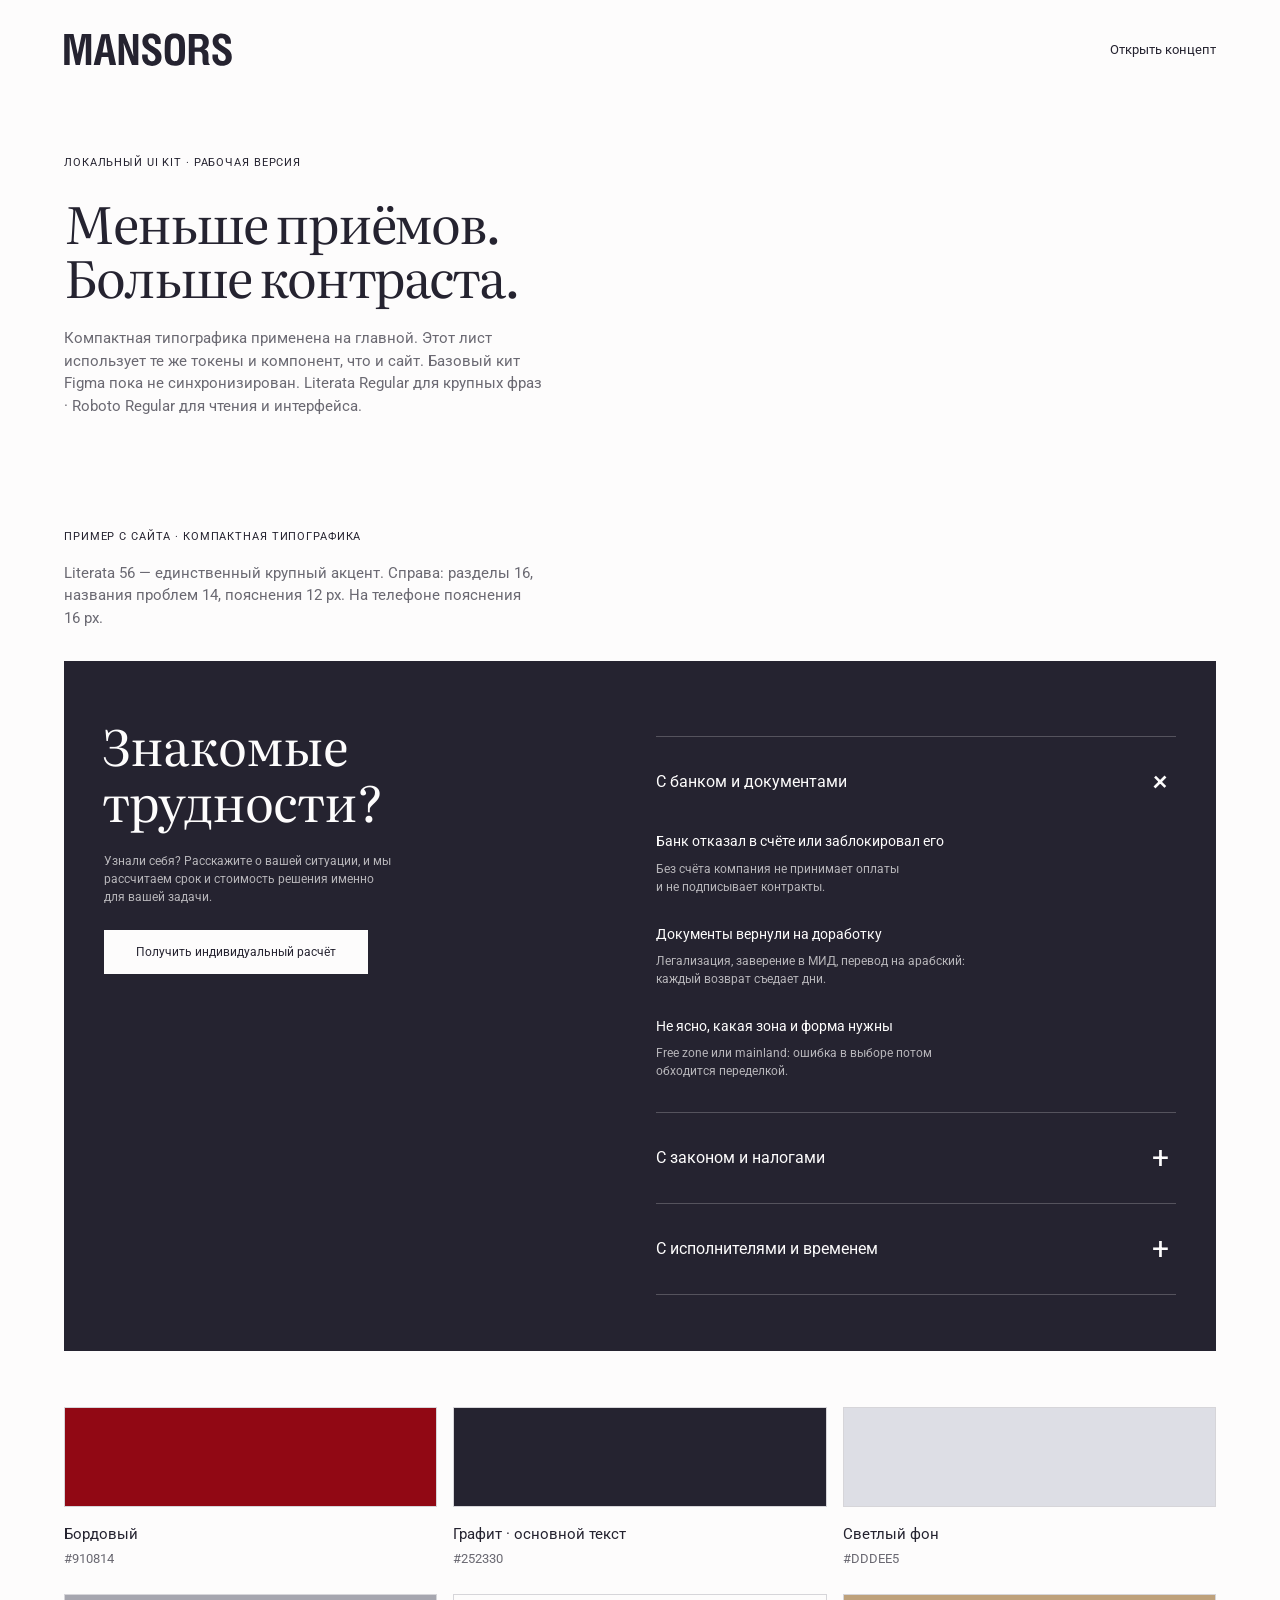
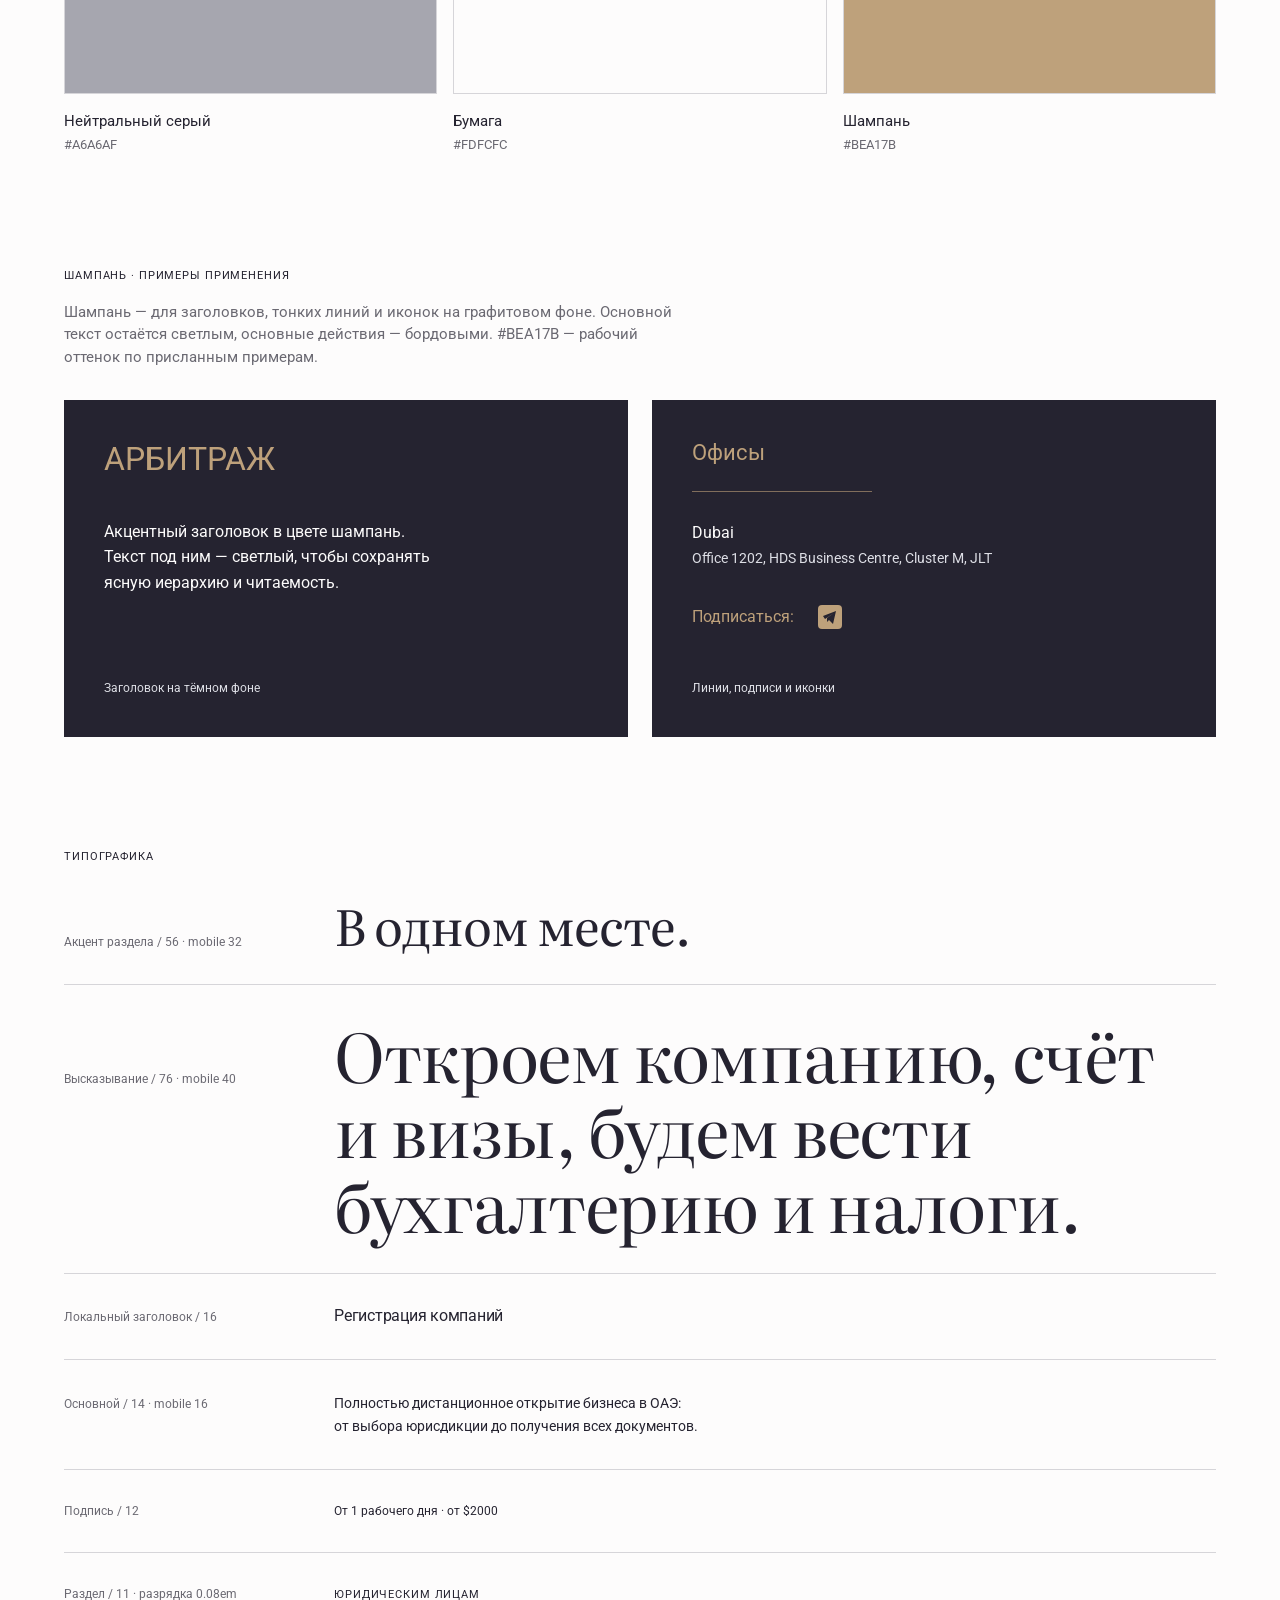
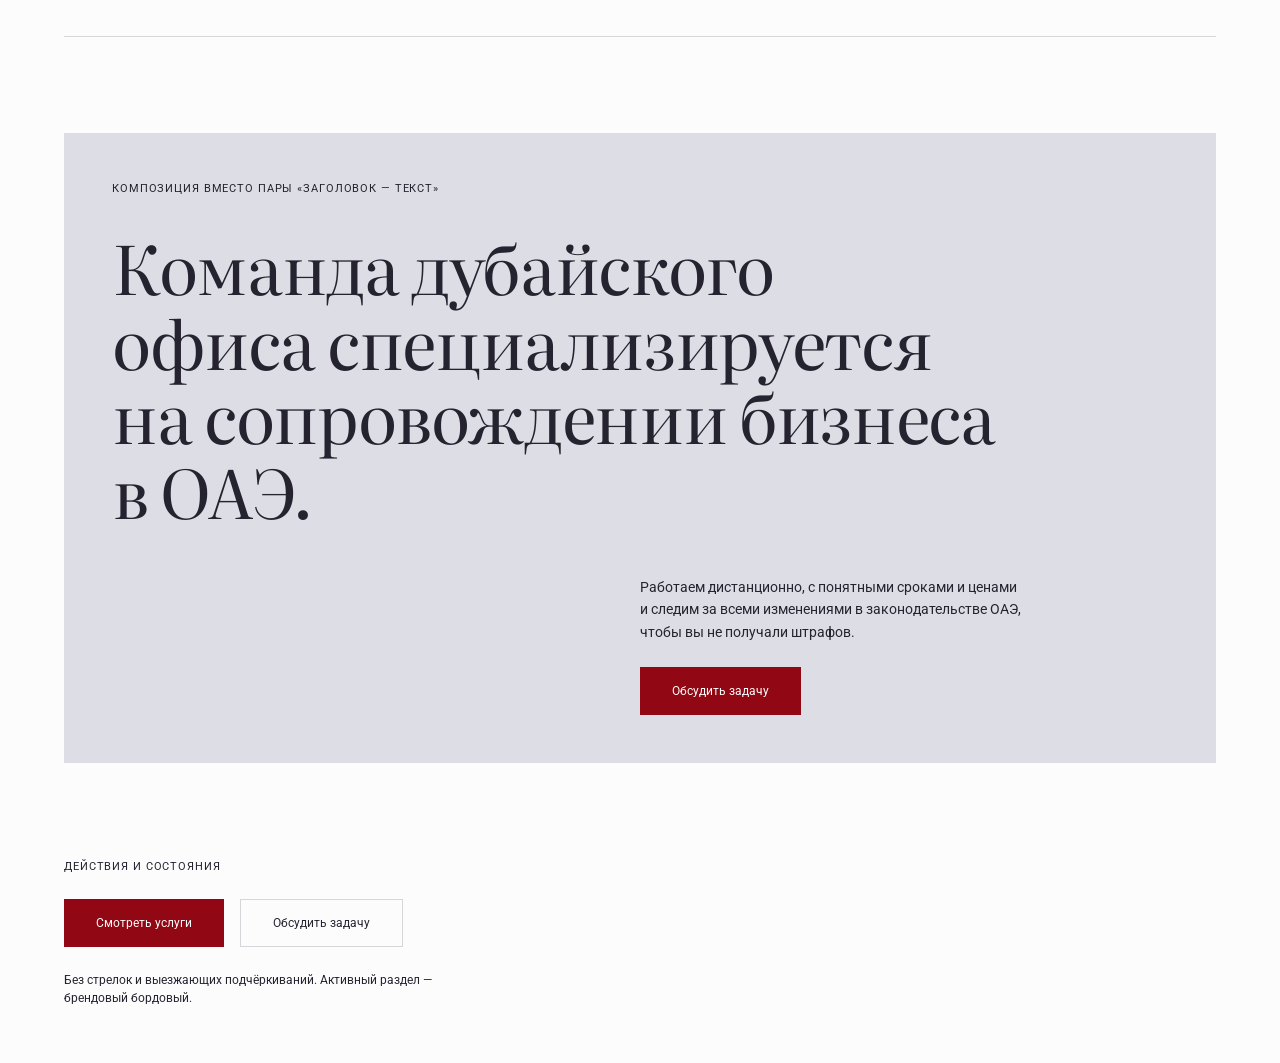
<file: ui-kit/index.html>
<!DOCTYPE html><html lang="ru" data-astro-cid-suuqw75h><head><meta charset="UTF-8"><meta name="viewport" content="width=device-width, initial-scale=1"><meta name="robots" content="noindex,nofollow"><title>Mansors — актуальный UI Kit</title><link rel="stylesheet" href="../assets/Typography.oq5z187j.css"><link rel="stylesheet" href="../assets/SituationSection.DGYUOKVR.css"><link rel="stylesheet" href="../assets/ui-kit.4a8hM0wb.css"></head><body data-astro-cid-suuqw75h><header data-astro-cid-suuqw75h><svg width="133.538249" height="28.091708" viewBox="21.078750 20.159608 133.538249 28.091708" fill="none" class="mansors-logo" role="img" aria-label="Mansors" focusable="false" data-astro-cid-ma3qvj5d="true">
<path d="M75.833 34.1037L76.2173 39.4505L69.3975 21.7725H64.5469V46.435H68.8692V35.1634L68.437 28.8533L75.1126 46.435H80.1554V21.7725H75.833V34.1037Z" fill="currentColor" />
<path d="M95.3823 33.8633C93.6533 32.5146 90.1954 30.8768 88.8507 29.4318C87.554 28.083 87.7461 25.5301 89.8592 25.1929C92.7888 24.7112 93.6053 27.1678 93.5092 29.6244H97.9276V27.6495C97.9276 19.6053 84 19.1718 83.4237 27.1678C82.9435 33.4298 88.6586 34.4413 92.3086 37.6205C95.1421 40.1253 93.6533 44.2678 89.8592 43.1599C88.6586 42.8228 87.602 41.2332 87.602 40.0289V38.054H83.1836V40.2698C83.1836 41.185 83.952 43.2563 84.4323 44.027C87.4099 48.603 97.0152 48.1213 98.3599 42.2447C99.1283 38.7284 98.1678 36.0309 95.4303 33.9115L95.3823 33.8633Z" fill="currentColor" />
<path d="M31.9883 37.6201L28.6265 21.7725H21.2305V46.435H25.5528V24.1809L30.2594 46.1942L30.3555 46.3387L33.7173 46.3868L38.3758 24.1809V46.435H42.6982V21.7725H35.2541L31.9883 37.6201Z" fill="currentColor" />
<path d="M50.8126 21.8691L44.6172 46.3871H49.6599L50.9567 40.0288H56.2876L57.4402 46.3871H62.483L57.008 21.7246L50.7645 21.8691H50.8126ZM51.7251 36.4162L53.9343 25.0001L55.8073 36.4162H51.7251Z" fill="currentColor" />
<path d="M145.133 29.7686C143.5 28.3717 143.26 25.5779 145.71 25.1444C148.687 24.6627 149.408 27.1193 149.36 29.5759H153.778V27.6973C153.778 19.4604 139.85 19.1233 139.274 27.0711C138.794 33.3331 144.509 34.3447 148.159 37.5238C149.312 38.5354 149.792 39.4987 149.6 41.1365C149.216 43.7858 145.229 43.9303 144.029 41.7145C143.885 41.4737 143.5 40.2213 143.5 39.9804V38.0055H139.082V40.2213C139.082 42.9187 141.195 45.7126 143.693 46.5314C148.015 47.9765 153.874 46.5314 154.402 41.281C155.123 34.0075 149.504 33.4295 145.181 29.7686H145.133Z" fill="currentColor" />
<path d="M136.589 45.5683C135.053 44.3159 136.878 38.0057 135.053 35.5491C134.428 34.6821 133.612 34.3931 132.651 33.9595C136.061 33.3815 136.686 28.8055 135.869 26.0117C135.149 23.555 132.939 21.9655 130.442 21.7246H120.501L120.309 21.9173V46.3871H124.967V35.9345H128.761C129.145 35.9345 130.058 36.368 130.298 36.657C132.315 38.5838 130.058 44.1714 132.219 46.3871H136.974C137.118 45.4719 136.878 45.8091 136.541 45.5683H136.589ZM130.634 31.5511C130.394 31.8401 129.338 32.4663 129.001 32.4663H124.967V25.4818H129.241C129.29 25.4818 130.154 25.819 130.25 25.9153C131.835 26.9269 131.787 30.2505 130.634 31.5511Z" fill="currentColor" />
<path d="M117.088 28.4203C116.656 22.8327 112.91 20.906 107.723 21.4358C103.737 21.8212 101.528 24.6631 101.288 28.5648C101.095 31.7922 101.047 36.8981 101.288 40.1254C101.672 45.3758 105.418 47.3989 110.365 47.0136C114.591 46.6764 116.848 44.2198 117.136 39.9809C117.376 36.7536 117.376 31.6477 117.136 28.4203H117.088ZM112.43 39.162C112.334 41.0406 111.853 43.1119 109.596 43.3046C107.099 43.4972 106.09 41.9077 105.946 39.6437C105.706 36.7054 105.754 32.033 105.946 29.0465C106.042 27.4569 106.57 25.482 108.444 25.193C111.277 24.7595 112.238 26.7344 112.43 29.191C112.622 32.0812 112.622 36.2719 112.43 39.162Z" fill="currentColor" />
</svg><a href="../full/" data-astro-cid-suuqw75h>Открыть концепт</a></header><main data-astro-cid-suuqw75h><section class="intro" data-astro-cid-suuqw75h><p class="label" data-astro-cid-suuqw75h>Локальный UI Kit · рабочая версия</p><h1 data-astro-cid-suuqw75h>Меньше приёмов.<br data-astro-cid-suuqw75h>Больше контраста.</h1><p class="note" data-astro-cid-suuqw75h>Компактная типографика применена на главной. Этот лист использует те же токены и компонент, что и сайт. Базовый кит Figma пока не синхронизирован. Literata Regular для крупных фраз · Roboto Regular для чтения и интерфейса.</p></section><section class="kit-live" id="live-example" data-astro-cid-suuqw75h><p class="label" data-astro-cid-suuqw75h>Пример с сайта · компактная типографика</p><p class="note" data-astro-cid-suuqw75h>Literata 56 — единственный крупный акцент. Справа: разделы 16, названия проблем 14, пояснения 12 px. На телефоне пояснения 16 px.</p><div class="full-page hero-preview" data-astro-cid-suuqw75h><section class="situation" id="situation" aria-labelledby="situation-title"><div class="section-shell situation__grid"><div class="situation__intro"><h2 id="situation-title">Знакомые<br>трудности?</h2><p>Узнали себя? Расскажите о вашей ситуации, и мы рассчитаем срок и стоимость решения именно для вашей задачи.</p><a class="action action--inverse" href="#contact"><span class="action__text">Получить индивидуальный расчёт</span></a></div><div class="problem-groups"><details class="problem-group" open><summary><span>С банком и документами</span><span class="disclosure-icon" aria-hidden="true">+</span></summary><div class="problem-group__body"><article><h3>Банк отказал в счёте или заблокировал его</h3><p>Без счёта компания не принимает оплаты и не подписывает контракты.</p></article><article><h3>Документы вернули на доработку</h3><p>Легализация, заверение в МИД, перевод на арабский: каждый возврат съедает дни.</p></article><article><h3>Не ясно, какая зона и форма нужны</h3><p>Free zone или mainland: ошибка в выборе потом обходится переделкой.</p></article></div></details><details class="problem-group"><summary><span>С законом и налогами</span><span class="disclosure-icon" aria-hidden="true">+</span></summary><div class="problem-group__body"><article><h3>Штрафы из-за незнания законов</h3><p>О сроках по НДС и корпоративному налогу узнают, когда они уже просрочены.</p></article><article><h3>Виза и Emirates ID: что за чем</h3><p>Биометрия, медосмотр, оформление. Сбой на одном шаге откладывает всё остальное.</p></article><article><h3>Бухгалтерия не налажена</h3><p>Учёт копится, а разбираться в нём приходится срочно.</p></article></div></details><details class="problem-group"><summary><span>С исполнителями и временем</span><span class="disclosure-icon" aria-hidden="true">+</span></summary><div class="problem-group__body"><article><h3>Уже были у других посредников</h3><p>Заплатили, а результата нет. Или каждый говорил своё, и непонятно, кому верить.</p></article><article><h3>Пытались сделать сами</h3><p>Недели на сайты госорганов и форумы, а итог всё равно неясен.</p></article><article><h3>Не хотите делать сами</h3><p>Бизнесу нужно ваше время, а не очереди, формы и переписка с ведомствами.</p></article><article><h3>Нужно быстро</h3><p>Переезд, контракт, срок визы: на долгие согласования времени нет.</p></article></div></details></div></div></section></div></section><section class="palette" data-astro-cid-suuqw75h><div data-astro-cid-suuqw75h><div class="swatch" style="background: var(--palette-red)" data-astro-cid-suuqw75h></div><p data-astro-cid-suuqw75h>Бордовый</p><span data-astro-cid-suuqw75h>#910814</span></div><div data-astro-cid-suuqw75h><div class="swatch" style="background: var(--palette-graphite)" data-astro-cid-suuqw75h></div><p data-astro-cid-suuqw75h>Графит · основной текст</p><span data-astro-cid-suuqw75h>#252330</span></div><div data-astro-cid-suuqw75h><div class="swatch" style="background: var(--palette-silver)" data-astro-cid-suuqw75h></div><p data-astro-cid-suuqw75h>Светлый фон</p><span data-astro-cid-suuqw75h>#DDDEE5</span></div><div data-astro-cid-suuqw75h><div class="swatch" style="background: var(--palette-neutral-mid)" data-astro-cid-suuqw75h></div><p data-astro-cid-suuqw75h>Нейтральный серый</p><span data-astro-cid-suuqw75h>#A6A6AF</span></div><div data-astro-cid-suuqw75h><div class="swatch" style="background: var(--palette-paper)" data-astro-cid-suuqw75h></div><p data-astro-cid-suuqw75h>Бумага</p><span data-astro-cid-suuqw75h>#FDFCFC</span></div><div data-astro-cid-suuqw75h><div class="swatch" style="background: var(--palette-champagne)" data-astro-cid-suuqw75h></div><p data-astro-cid-suuqw75h>Шампань</p><span data-astro-cid-suuqw75h>#BEA17B</span></div></section><section class="champagne-examples" aria-labelledby="champagne-title" data-astro-cid-suuqw75h><h2 class="label" id="champagne-title" data-astro-cid-suuqw75h>Шампань · примеры применения</h2><p class="note" data-astro-cid-suuqw75h>Шампань — для заголовков, тонких линий и иконок на графитовом фоне. Основной текст остаётся светлым, основные действия — бордовыми. #BEA17B — рабочий оттенок по присланным примерам.</p><div class="champagne-grid" data-astro-cid-suuqw75h><article class="champagne-panel" data-astro-cid-suuqw75h><h3 data-astro-cid-suuqw75h>Арбитраж</h3><p data-astro-cid-suuqw75h>Акцентный заголовок в цвете шампань. Текст под ним — светлый, чтобы сохранять ясную иерархию и читаемость.</p><span class="champagne-caption" data-astro-cid-suuqw75h>Заголовок на тёмном фоне</span></article><article class="champagne-panel champagne-panel--contacts" data-astro-cid-suuqw75h><h3 data-astro-cid-suuqw75h>Офисы</h3><div class="champagne-rule" aria-hidden="true" data-astro-cid-suuqw75h></div><p data-astro-cid-suuqw75h>Dubai<br data-astro-cid-suuqw75h><span class="champagne-address" data-astro-cid-suuqw75h>Office 1202, HDS Business Centre, Cluster M, JLT</span></p><a class="champagne-social" href="https://t.me/mansors" data-astro-cid-suuqw75h><span data-astro-cid-suuqw75h>Подписаться:</span><svg viewBox="0 0 24 24" aria-hidden="true" data-astro-cid-suuqw75h><rect width="24" height="24" rx="4" fill="currentColor" data-astro-cid-suuqw75h></rect><path d="m5 11 13-5-3 13-4-4-2 2v-4l7-5-9 6Z" fill="var(--palette-graphite)" data-astro-cid-suuqw75h></path></svg><span class="sr-only" data-astro-cid-suuqw75h>Telegram Mansors</span></a><span class="champagne-caption" data-astro-cid-suuqw75h>Линии, подписи и иконки</span></article></div></section><section class="type-scale" data-astro-cid-suuqw75h><h2 class="label" data-astro-cid-suuqw75h>Типографика</h2><div class="type-row" data-astro-cid-suuqw75h><span data-astro-cid-suuqw75h>Акцент раздела / 56 · mobile 32</span><p class="display" data-astro-cid-suuqw75h>В одном месте.</p></div><div class="type-row" data-astro-cid-suuqw75h><span data-astro-cid-suuqw75h>Высказывание / 76 · mobile 40</span><p class="statement" data-astro-cid-suuqw75h>Откроем компанию, счёт и визы, будем вести бухгалтерию и налоги.</p></div><div class="type-row" data-astro-cid-suuqw75h><span data-astro-cid-suuqw75h>Локальный заголовок / 16</span><p class="title" data-astro-cid-suuqw75h>Регистрация компаний</p></div><div class="type-row" data-astro-cid-suuqw75h><span data-astro-cid-suuqw75h>Основной / 14 · mobile 16</span><p class="copy" data-astro-cid-suuqw75h>Полностью дистанционное открытие бизнеса в ОАЭ: от выбора юрисдикции до получения всех документов.</p></div><div class="type-row" data-astro-cid-suuqw75h><span data-astro-cid-suuqw75h>Подпись / 12</span><p class="small" data-astro-cid-suuqw75h>От 1 рабочего дня · от $2000</p></div><div class="type-row" data-astro-cid-suuqw75h><span data-astro-cid-suuqw75h>Раздел / 11 · разрядка 0.08em</span><p class="label" data-astro-cid-suuqw75h>Юридическим лицам</p></div></section><section class="example" data-astro-cid-suuqw75h><h2 class="label" data-astro-cid-suuqw75h>Композиция вместо пары «заголовок — текст»</h2><p class="statement" data-astro-cid-suuqw75h>Команда дубайского офиса специализируется на сопровождении бизнеса в ОАЭ.</p><div class="aside" data-astro-cid-suuqw75h><p class="copy" data-astro-cid-suuqw75h>Работаем дистанционно, с понятными сроками и ценами и следим за всеми изменениями в законодательстве ОАЭ, чтобы вы не получали штрафов.</p><a class="button" href="../full/#contact" data-astro-cid-suuqw75h>Обсудить задачу</a></div></section><section class="controls" data-astro-cid-suuqw75h><h2 class="label" data-astro-cid-suuqw75h>Действия и состояния</h2><a class="button" href="../full/#services" data-astro-cid-suuqw75h>Смотреть услуги</a><a class="button secondary" href="../full/#contact" data-astro-cid-suuqw75h>Обсудить задачу</a><p class="small" data-astro-cid-suuqw75h>Без стрелок и выезжающих подчёркиваний. Активный раздел — брендовый бордовый.</p></section></main><script type="module">function e(t){let n=[],r=t.replace(/https?:\/\/[^\s]+|www\.[^\s]+|[\w.+-]+@[\w.-]+\.[a-z]+|\+\d[\d ()-]{6,}\d/gi,e=>(n.push(e),`\uE000${n.length-1}\uE001`));return r=r.replace(/(?<![\p{L}\p{N}_])(в|к|с|у|о|об|от|до|на|по|из|за|со|во|ко|без|для|над|под|при|про|и|а|но|не|ни) +(?=[«„“"'(]*[\p{L}\p{N}])/giu,`$1\xA0`).replace(/([\p{L}\p{N}»”")]) +(бы|же|ли)(?![\p{L}\p{N}])/giu,`$1\xA0$2`).replace(/(\d) +(?=\d{3}(?:\D|$))/gu,`$1\xA0`).replace(/(\d) *(%|‰|₽|\$|€|£)/gu,`$1\xA0$2`).replace(/(\d) +(AED|USD|EUR|RUB|км|см|мм|м²|м³|кг|мл|м|л|г\.|руб\.|дня|дней|день|час|часа|часов|год|года|лет|сотрудников|вопросов|услуг|января|февраля|марта|апреля|мая|июня|июля|августа|сентября|октября|ноября|декабря)(?![\p{L}\p{N}])/giu,`$1\xA0$2`).replace(/([№§]) *(?=\d)/gu,`$1\xA0`).replace(/(?<!\p{L})([А-ЯЁ]\.) +(?=[А-ЯЁ][а-яё]|[А-ЯЁ]\.)/gu,`$1\xA0`).replace(/(?<!\p{L})(т\.) +(д\.|п\.|е\.)/giu,`$1\xA0$2`).replace(/([^\s]) +—(?=\s|$)/gu,`$1\xA0—`),r=r.replace(/[^\s\u00a0]+(?:\u00a0[^\s\u00a0]+)+/gu,n=>{if(t.includes(n))return n;let r=n.split(`\xA0`);for(let t=0;t<r.length-1;t++){let n=r.slice(t).join(`\xA0`);if(r.length-t<=3&&n.length<=30)break;if(/^[«„“"'(]*(?:и|а|но|в|к|с|у|о|об|от|до|на|по|из|за|со|во|ко|без|для|над|под|при|про|не|ни)$/iu.test(r[t]))return r.slice(0,t+1).join(`\xA0`)+` `+e(r.slice(t+1).join(` `))}return n}),r.replace(/\uE000(\d+)\uE001/g,(e,t)=>n[Number(t)])}var t=`script,style,pre,code,textarea,svg,math,template,[data-no-typography],[contenteditable]:not([contenteditable="false"]),a[href^="tel:"],a[href^="mailto:"],astro-dev-toolbar`,n=`h1,h2,h3,h4,h5,h6,p,blockquote,li,dt,dd,figcaption`,r=CSS.supports(`hanging-punctuation`,`first allow-end last`),i=0,a=!0,o=new Set,s=()=>{if(i=0,r)return;let e=a?document.querySelectorAll(n):[...o];a=!1,o.clear(),e.forEach(e=>{if(!e.isConnected||(e.hasAttribute(`data-hanging-start`)&&(e.removeAttribute(`data-hanging-start`),e.style.removeProperty(`--hanging-start-width`)),e.closest(`${t},button,nav,[role="button"]`)||e.querySelector(n)))return;let r=document.createTreeWalker(e,NodeFilter.SHOW_TEXT),i;for(;i=r.nextNode();){let n=i.nodeValue??``,r=n.search(/\S/u);if(r<0)continue;if(i.parentElement?.closest(t)||!/[«„“‘"'([{]/u.test(n[r]))break;let a=getComputedStyle(e);if(![`start`,`left`].includes(a.textAlign)||a.direction!==`ltr`||parseFloat(a.textIndent)!==0)break;let o=document.createRange();o.setStart(i,r),o.setEnd(i,r+1);let s=o.getBoundingClientRect().width;s>0&&(e.style.setProperty(`--hanging-start-width`,`${s}px`),e.setAttribute(`data-hanging-start`,``));break}})},c=e=>{if(!r){if(!e)a=!0;else if(!a){let r=e instanceof Element?e:e.parentElement;if(!r||r.closest(t))return;r.querySelectorAll(n).forEach(e=>o.add(e));for(let e=r;e;e=e.parentElement)e instanceof HTMLElement&&e.matches(n)&&o.add(e)}!i&&(a||o.size)&&(i=requestAnimationFrame(s))}},l=n=>{if(n.nodeType===Node.TEXT_NODE){if(n.parentElement?.closest(t))return;let r=n.nodeValue??``,i=e(r);r!==i&&(n.nodeValue=i);return}if(n instanceof Element&&n.matches(t))return;let r=document.createTreeWalker(n,NodeFilter.SHOW_TEXT);for(;r.nextNode();)l(r.currentNode)};l(document.body),c(),document.fonts.ready.then(()=>c()),window.addEventListener(`resize`,()=>c(),{passive:!0}),document.addEventListener(`astro:page-load`,()=>c()),new MutationObserver(e=>{for(let t of e)t.type===`characterData`?l(t.target):t.addedNodes.forEach(l),c(t.target)}).observe(document.body,{subtree:!0,childList:!0,characterData:!0});</script></body></html>
</file>
<file: assets/Typography.Cs8FKfh_.css>
@font-face{font-family:Roboto Variable;font-style:normal;font-display:swap;font-weight:100 900;src:url(./roboto-cyrillic-ext-wght-normal.BCp_3N7R.woff2)format("woff2-variations");unicode-range:U+460-52F,U+1C80-1C8A,U+20B4,U+2DE0-2DFF,U+A640-A69F,U+FE2E-FE2F}@font-face{font-family:Roboto Variable;font-style:normal;font-display:swap;font-weight:100 900;src:url(./roboto-cyrillic-wght-normal.fOt7epNf.woff2)format("woff2-variations");unicode-range:U+301,U+400-45F,U+490-491,U+4B0-4B1,U+2116}@font-face{font-family:Roboto Variable;font-style:normal;font-display:swap;font-weight:100 900;src:url(./roboto-greek-ext-wght-normal.Bgw4czJT.woff2)format("woff2-variations");unicode-range:U+1F??}@font-face{font-family:Roboto Variable;font-style:normal;font-display:swap;font-weight:100 900;src:url(./roboto-greek-wght-normal.DlT9XTxE.woff2)format("woff2-variations");unicode-range:U+370-377,U+37A-37F,U+384-38A,U+38C,U+38E-3A1,U+3A3-3FF}@font-face{font-family:Roboto Variable;font-style:normal;font-display:swap;font-weight:100 900;src:url(./roboto-math-wght-normal.4a3xuzGk.woff2)format("woff2-variations");unicode-range:U+302-303,U+305,U+307-308,U+310,U+312,U+315,U+31A,U+326-327,U+32C,U+32F-330,U+332-333,U+338,U+33A,U+346,U+34D,U+391-3A1,U+3A3-3A9,U+3B1-3C9,U+3D1,U+3D5-3D6,U+3F0-3F1,U+3F4-3F5,U+2016-2017,U+2034-2038,U+203C,U+2040,U+2043,U+2047,U+2050,U+2057,U+205F,U+2070-2071,U+2074-208E,U+2090-209C,U+20D0-20DC,U+20E1,U+20E5-20EF,U+2100-2112,U+2114-2115,U+2117-2121,U+2123-214F,U+2190,U+2192,U+2194-21AE,U+21B0-21E5,U+21F1-21F2,U+21F4-2211,U+2213-2214,U+2216-22FF,U+2308-230B,U+2310,U+2319,U+231C-2321,U+2336-237A,U+237C,U+2395,U+239B-23B7,U+23D0,U+23DC-23E1,U+2474-2475,U+25AF,U+25B3,U+25B7,U+25BD,U+25C1,U+25CA,U+25CC,U+25FB,U+266D-266F,U+27C0-27FF,U+2900-2AFF,U+2B0E-2B11,U+2B30-2B4C,U+2BFE,U+3030,U+FF5B,U+FF5D,U+1D400-1D7FF,U+1EE??}@font-face{font-family:Roboto Variable;font-style:normal;font-display:swap;font-weight:100 900;src:url(./roboto-symbols-wght-normal.B7iHSfaG.woff2)format("woff2-variations");unicode-range:U+1-C,U+E-1F,U+7F-9F,U+20DD-20E0,U+20E2-20E4,U+2150-218F,U+2190,U+2192,U+2194-2199,U+21AF,U+21E6-21F0,U+21F3,U+2218-2219,U+2299,U+22C4-22C6,U+2300-243F,U+2440-244A,U+2460-24FF,U+25A0-27BF,U+28??,U+2921-2922,U+2981,U+29BF,U+29EB,U+2B??,U+4DC0-4DFF,U+FFF9-FFFB,U+10140-1018E,U+10190-1019C,U+101A0,U+101D0-101FD,U+102E0-102FB,U+10E60-10E7E,U+1D2C0-1D2D3,U+1D2E0-1D37F,U+1F0??,U+1F100-1F1AD,U+1F1E6-1F1FF,U+1F30D-1F30F,U+1F315,U+1F31C,U+1F31E,U+1F320-1F32C,U+1F336,U+1F378,U+1F37D,U+1F382,U+1F393-1F39F,U+1F3A7-1F3A8,U+1F3AC-1F3AF,U+1F3C2,U+1F3C4-1F3C6,U+1F3CA-1F3CE,U+1F3D4-1F3E0,U+1F3ED,U+1F3F1-1F3F3,U+1F3F5-1F3F7,U+1F408,U+1F415,U+1F41F,U+1F426,U+1F43F,U+1F441-1F442,U+1F444,U+1F446-1F449,U+1F44C-1F44E,U+1F453,U+1F46A,U+1F47D,U+1F4A3,U+1F4B0,U+1F4B3,U+1F4B9,U+1F4BB,U+1F4BF,U+1F4C8-1F4CB,U+1F4D6,U+1F4DA,U+1F4DF,U+1F4E3-1F4E6,U+1F4EA-1F4ED,U+1F4F7,U+1F4F9-1F4FB,U+1F4FD-1F4FE,U+1F503,U+1F507-1F50B,U+1F50D,U+1F512-1F513,U+1F53E-1F54A,U+1F54F-1F5FA,U+1F610,U+1F650-1F67F,U+1F687,U+1F68D,U+1F691,U+1F694,U+1F698,U+1F6AD,U+1F6B2,U+1F6B9-1F6BA,U+1F6BC,U+1F6C6-1F6CF,U+1F6D3-1F6D7,U+1F6E0-1F6EA,U+1F6F0-1F6F3,U+1F6F7-1F6FC,U+1F7??,U+1F800-1F80B,U+1F810-1F847,U+1F850-1F859,U+1F860-1F887,U+1F890-1F8AD,U+1F8B0-1F8BB,U+1F8C0-1F8C1,U+1F900-1F90B,U+1F93B,U+1F946,U+1F984,U+1F996,U+1F9E9,U+1FA00-1FA6F,U+1FA70-1FA7C,U+1FA80-1FA89,U+1FA8F-1FAC6,U+1FACE-1FADC,U+1FADF-1FAE9,U+1FAF0-1FAF8,U+1FB??}@font-face{font-family:Roboto Variable;font-style:normal;font-display:swap;font-weight:100 900;src:url(./roboto-vietnamese-wght-normal._f1XEJpo.woff2)format("woff2-variations");unicode-range:U+102-103,U+110-111,U+128-129,U+168-169,U+1A0-1A1,U+1AF-1B0,U+300-301,U+303-304,U+308-309,U+323,U+329,U+1EA0-1EF9,U+20AB}@font-face{font-family:Roboto Variable;font-style:normal;font-display:swap;font-weight:100 900;src:url(./roboto-latin-ext-wght-normal.DYIxWhlt.woff2)format("woff2-variations");unicode-range:U+100-2BA,U+2BD-2C5,U+2C7-2CC,U+2CE-2D7,U+2DD-2FF,U+304,U+308,U+329,U+1D00-1DBF,U+1E00-1E9F,U+1EF2-1EFF,U+2020,U+20A0-20AB,U+20AD-20C0,U+2113,U+2C60-2C7F,U+A720-A7FF}@font-face{font-family:Roboto Variable;font-style:normal;font-display:swap;font-weight:100 900;src:url(./roboto-latin-wght-normal.ccAYIvAh.woff2)format("woff2-variations");unicode-range:U+??,U+131,U+152-153,U+2BB-2BC,U+2C6,U+2DA,U+2DC,U+304,U+308,U+329,U+2000-206F,U+20AC,U+2122,U+2191,U+2193,U+2212,U+2215,U+FEFF,U+FFFD}:root{--type-contact-heading:clamp(48px,5vw,78px);--type-reading-11px:calc((11px) * var(--type-reading-scale,1));--type-reading-16px:calc((16px) * var(--type-reading-scale,1));--type-reading-12px:calc((12px) * var(--type-reading-scale,1));--type-fixed-40px:40px;--type-reading-14px:calc((14px) * var(--type-reading-scale,1));--type-reading-13px:calc((13px) * var(--type-reading-scale,1));--type-fixed-18px:18px;--type-fixed-14px:14px;--type-fixed-24px:24px;--type-reading-15px:calc((15px) * var(--type-reading-scale,1));--type-fixed-11px:11px;--type-fixed-16px:16px;--type-fluid-02:clamp(100px,14vw,200px);--type-checklist-heading:clamp(28px,2.8vw,40px);--type-fixed-88px:88px;--type-fixed-15px:15px;--type-fixed-12px:12px;--type-reading-17px:calc((17px) * var(--type-reading-scale,1));--type-fluid-04:calc((clamp(20px, 2.1vw, 36px)) * var(--type-reading-scale,1));--type-fluid-05:clamp(48px, 5.5vw, 92px);--type-fixed-64px:64px;--type-fluid-06:calc((clamp(24px, 2.2vw, 36px)) * var(--type-reading-scale,1));--type-reading-18px:calc((18px) * var(--type-reading-scale,1));--type-fluid-07:calc((clamp(26px, 2.5vw, 40px)) * var(--type-reading-scale,1));--type-reading-28px:calc((28px) * var(--type-reading-scale,1));--type-fluid-08:clamp(36px, 4vw, 64px);--type-fluid-09:clamp(26px, 2.7vw, 42px);--type-reading-24px:calc((24px) * var(--type-reading-scale,1));--type-fluid-10:clamp(40px, 4.4vw, 72px);--type-fluid-11:calc((clamp(22px, 2.1vw, 32px)) * var(--type-reading-scale,1));--type-fluid-12:clamp(38px, 4.5vw, 72px);--type-reading-22px:calc((22px) * var(--type-reading-scale,1));--type-fluid-13:clamp(44px, 4.7vw, 76px);--type-fluid-14:clamp(22px, 2vw, 30px);--type-fluid-15:clamp(30px, 3vw, 44px);--type-fluid-16:calc((clamp(18px, 1.9vw, 28px)) * var(--type-reading-scale,1));--type-reading-10px:calc((10px) * var(--type-reading-scale,1));--type-fluid-17:clamp(44px, 4.9vw, 80px);--type-fixed-22px:22px;--type-fluid-18:clamp(44px, 11vw, 68px);--type-reading-23px:calc((23px) * var(--type-reading-scale,1));--type-fixed-48px:48px;--type-reading-30px:calc((30px) * var(--type-reading-scale,1));--type-reading-32px:calc((32px) * var(--type-reading-scale,1));--type-reading-40px:calc((40px) * var(--type-reading-scale,1));--type-reading-9px:calc((9px) * var(--type-reading-scale,1));--type-reading-21px:calc((21px) * var(--type-reading-scale,1));--type-reading-26px:calc((26px) * var(--type-reading-scale,1));--type-fluid-19:clamp(34px, 8.2vw, 54px);--type-reading-20px:calc((20px) * var(--type-reading-scale,1));--type-fixed-28px:28px;--type-fixed-36px:36px;--type-fluid-20:clamp(38px, 9.2vw, 58px);--type-fluid-21:clamp(60px, 6.7vw, 110px);--type-fluid-22:clamp(88px, 10vw, 172px);--type-fluid-23:calc((clamp(22px, 2vw, 32px)) * var(--type-reading-scale,1));--type-fluid-24:clamp(40px, 4.7vw, 76px);--type-fluid-25:clamp(20px, 1.9vw, 30px);--type-fixed-20px:20px;--type-fluid-26:clamp(44px, 10.8vw, 72px);--type-fluid-27:clamp(76px, 20vw, 128px);--type-fluid-28:clamp(34px, 8vw, 48px);--type-reading-25px:calc((25px) * var(--type-reading-scale,1));--type-fluid-29:clamp(44px, 4vw, 64px);--type-fluid-30:calc((clamp(22px, 2vw, 28px)) * var(--type-reading-scale,1));--type-fluid-31:clamp(38px, 4vw, 60px);--type-fluid-32:calc((clamp(20px, 2vw, 28px)) * var(--type-reading-scale,1));--type-reading-19px:calc((19px) * var(--type-reading-scale,1));--type-fluid-33:clamp(32px, 3.1vw, 48px);--type-fluid-34:clamp(32px, 3.2vw, 48px);--type-fluid-35:calc((clamp(19px, 1.65vw, 24px)) * var(--type-reading-scale,1));--type-fluid-36:clamp(34px, 4vw, 56px);--type-fluid-37:clamp(34px, 3.3vw, 48px);--type-fluid-38:clamp(36px, 4vw, 60px);--type-fluid-39:clamp(34px, 3.2vw, 48px);--type-fixed-34px:34px;--type-fluid-40:clamp(32px, 8vw, 44px);--type-fluid-41:clamp(28px, 2.6vw, 40px);--type-fixed-32px:32px;--type-fluid-42:clamp(32px, 3vw, 44px);--type-fluid-43:clamp(72px,7.7vw,140px);--type-fluid-44:clamp(56px,6.1vw,104px);--type-fluid-45:clamp(28px,2.45vw,44px);--type-fluid-46:clamp(56px,7vw,112px);--type-fluid-47:clamp(44px,9.85vw,74px);--type-fluid-48:clamp(48px,12.5vw,80px);--type-service-title:calc(1.125rem * var(--type-reading-scale));--type-checklist-number:clamp(96px,10vw,144px);--type-checklist-number-mobile:96px;--type-fact-value:clamp(24px,2.5vw,34px);--type-fact-value-mobile:clamp(20px,5.6vw,26px);--type-hero-tagline:calc((clamp(13px,1.1vw,16px)) * var(--type-reading-scale,1));--type-fixed-10px:10px;--type-fixed-8vw:8vw;--type-fixed-21px:21px;--type-fixed-6-2vw:6.2vw;--type-fixed-13px:13px;--type-fixed-26px:26px;--type-fixed-14vw:14vw;--leading-body:1.5;--tracking-minus-p06em:-.06em;--leading-solid:1;--tracking-p04em:.04em;--leading-p98:.98;--tracking-minus-p055em:-.055em;--leading-1p55:1.55;--leading-1p02:1.02;--tracking-minus-p05em:-.05em;--leading-1p2:1.2;--leading-1p3:1.3;--tracking-minus-p015em:-.015em;--leading-1p13:1.13;--tracking-minus-p035em:-.035em;--leading-1p06:1.06;--leading-1p1:1.1;--leading-1p12:1.12;--leading-1p04:1.04;--leading-1p15:1.15;--tracking-minus-p03em:-.03em;--leading-1p05:1.05;--tracking-minus-p04em:-.04em;--tracking-heading:-.02em;--leading-1p35:1.35;--tracking-minus-p025em:-.025em;--leading-1p03:1.03;--tracking-minus-p045em:-.045em;--leading-p94:.94;--tracking-minus-p065em:-.065em;--leading-1p08:1.08;--leading-1p6:1.6;--leading-title:1.25;--tracking-normal:0;--leading-1p65:1.65;--leading-1p4:1.4;--leading-1p7:1.7;--leading-copy:1.45;--tracking-p1em:.1em;--tracking-p02em:.02em;--leading-p85:.85;--leading-heading:1.11;--leading-statement:1.105;--tracking-minus-p01em:-.01em;--leading-1p33:1.33;--tracking-label:.08em;--tracking-p06em:.06em;--palette-white:#fff;--palette-shadow:#000;--palette-white-line:#ffffff40;--palette-white-muted:#ffffffad;--palette-shadow-strong:#00000059;--palette-shadow-mid:#00000038;--palette-shadow-soft:#00000014;--scene-blue-core:#c0ffff;--scene-blue-glow:#98f8ff;--scene-gold-core:#ffb;--scene-gold-glow:#ffff7d;--scene-vignette-top:#0409131a;--scene-vignette-bottom:#0a0f1b21;--scene-vignette-center:#060c171f;--palette-paper:#fdfcfc;--palette-graphite:#252330;--palette-ink:var(--palette-graphite);--palette-silver:#dddee5;--palette-neutral-mid:color-mix(in srgb,var(--palette-graphite) 30%,var(--palette-silver));--palette-champagne:#bea17b;--palette-champagne-line:color-mix(in srgb,var(--palette-champagne) 60%,transparent);--palette-red:#910814;--palette-muted:color-mix(in srgb, var(--palette-graphite) 70%, var(--palette-neutral-mid));--palette-line:color-mix(in srgb, var(--palette-neutral-mid) 45%, var(--palette-paper));--palette-line-dark:color-mix(in srgb, var(--palette-paper) 22%, var(--palette-graphite));--palette-light:color-mix(in srgb, var(--palette-silver) 35%, var(--palette-paper));--palette-red-hover:color-mix(in srgb, var(--palette-red) 80%, var(--palette-graphite));--c-bg:var(--palette-paper);--c-fg:var(--palette-graphite);--c-muted:color-mix(in srgb,var(--c-fg) 68%,transparent);--c-line:var(--palette-line);--c-accent:var(--palette-red);--c-accent-hover:var(--palette-red-hover);--c-curtain:var(--palette-silver);--c-panel:var(--palette-silver);--f-body:"Roboto Variable","Arial",sans-serif;--f-display:"Literata","Georgia",serif;--type-reading-scale:1;--t-body:calc(1rem * var(--type-reading-scale));--t-xs:.75rem;--t-s:.875rem;--type-label:calc(.6875rem * var(--type-reading-scale));--type-small:calc(.75rem * var(--type-reading-scale));--type-copy:calc(.875rem * var(--type-reading-scale));--type-title:calc(1rem * var(--type-reading-scale));--type-statement:clamp(2.5rem, 5.28vw, 4.75rem);--type-display:var(--type-statement);--type-accent:clamp(2rem, 3.89vw, 3.5rem);--weight-extralight:200;--weight-light:300;--weight-regular:400;--weight-medium:500;--heading-optical-ratio:.38;--button-pad-x:32px;--gutter:clamp(1.25rem,4.45vw,6rem);--gap:1.5rem;--u:.5rem;--ease:cubic-bezier(.16,1,.3,1);--z-content:1;--z-curtain:50;--z-loader:60;--z-cursor:70;--z-gl:0}:where(h1,h2,h3,h4,h5,h6,p,blockquote,li,dt,dd,figcaption){hanging-punctuation:first allow-end last}:where(button,input,textarea,select,nav,code,pre,[role=button],[data-no-typography]),:where(button,nav,[role=button],[data-no-typography]) *{hanging-punctuation:none}@supports not (hanging-punctuation:first allow-end last){[data-hanging-start]{text-indent:calc(-1 * var(--hanging-start-width))}}
</file>
<file: assets/DepthFullPage.AM274zvs.css>
html:has(.hero-loader){scrollbar-gutter:stable}.hero-loader{z-index:100;background:var(--palette-graphite);color:var(--palette-paper);opacity:0;visibility:hidden;pointer-events:none;place-items:center;transition:opacity .8s,visibility 0s .8s;display:grid;position:fixed;inset:0}.hero-loader__content{flex-direction:column;align-items:center;padding:24px;display:flex}.hero-loader__logo{width:152px}.hero-loader__logo svg{width:100%;height:auto;display:block}.hero-loader__line{background:var(--palette-line-dark);width:152px;height:1px;margin-top:28px;transition:opacity .28s;overflow:hidden}.hero-loader__line:after{content:"";background:var(--palette-champagne);width:45%;height:100%;animation:1.4s ease-in-out infinite hero-loading-line;display:block}html:is([data-hero-load=pending],[data-hero-load=moving]){overflow:hidden}html:is([data-hero-load=pending],[data-hero-load=moving]) body>:is(header,main,footer,.skip-link){visibility:hidden}html:is([data-hero-load=pending],[data-hero-load=moving]) .hero-loader{visibility:visible;opacity:1;pointer-events:auto;transition:none}html:is([data-hero-load=moving],[data-hero-load=revealing]) .hero-loader__line{opacity:0}html[data-hero-load=revealing] body>.header{animation:.55s ease-out .85s both hero-element-reveal}html[data-hero-load=revealing] .brand-hero__tagline{animation:.65s ease-out 1.1s both hero-element-reveal}html[data-hero-load=revealing] .brand-hero__identity>.action{animation:.65s ease-out 1.4s both hero-element-reveal}@keyframes hero-loading-line{0%{translate:-110%}to{translate:330%}}@keyframes hero-element-reveal{0%{opacity:0;translate:0 10px}to{opacity:1;translate:0}}@media (prefers-reduced-motion:reduce){.hero-loader{transition:none}.hero-loader__line:after{width:100%;animation:none}html[data-hero-load=revealing] :is(.header,.brand-hero__tagline,.brand-hero__identity>.action){animation:none}}html:has(.hero-preview[data-brand-tone] .corporate-header){scroll-padding-top:var(--corporate-header-height,138px)}.corporate-header[data-astro-cid-n2dxtjzh]{z-index:40;background:var(--palette-red);min-height:138px;color:var(--palette-white);position:sticky;top:0}.corporate-header__inner[data-astro-cid-n2dxtjzh]{justify-content:space-between;align-items:center;gap:56px;max-width:1320px;min-height:138px;margin:auto;padding:0 24px;display:flex}.corporate-header__logo[data-astro-cid-n2dxtjzh]{flex:0 0 198px;line-height:0}.corporate-header__logo[data-astro-cid-n2dxtjzh] .mansors-logo{width:100%;height:auto}.corporate-header__menu[data-astro-cid-n2dxtjzh]{font-family:var(--f-body);font-size:var(--type-fixed-16px);line-height:1.25;font-weight:var(--weight-light);white-space:nowrap;justify-content:space-between;align-items:center;gap:clamp(16px,2vw,36px);display:flex}.corporate-header__language[data-astro-cid-n2dxtjzh]{font-size:var(--type-fixed-14px)}.corporate-header__language[data-astro-cid-n2dxtjzh] span[data-astro-cid-n2dxtjzh]:first-child{text-underline-offset:2px;text-decoration:underline}.corporate-header__language[data-astro-cid-n2dxtjzh] span[data-astro-cid-n2dxtjzh]:last-child{opacity:.65}@media (width<=1200px){.corporate-header__inner[data-astro-cid-n2dxtjzh]{gap:28px}.corporate-header__logo[data-astro-cid-n2dxtjzh]{flex-basis:160px}.corporate-header__menu[data-astro-cid-n2dxtjzh]{white-space:normal;flex-wrap:wrap;justify-content:flex-end;gap:12px 20px}}@media (width<=700px){.corporate-header__inner[data-astro-cid-n2dxtjzh]{flex-direction:column;align-items:flex-start;gap:20px;padding:24px 20px}.corporate-header__logo[data-astro-cid-n2dxtjzh]{flex:initial;width:150px}.corporate-header__menu[data-astro-cid-n2dxtjzh]{justify-content:flex-start}}.hero-preview .depth-variant .depth-composition{--c-line:var(--palette-champagne-line)}.hero-preview .depth-composition #introduction-title{color:var(--palette-champagne)}.hero-preview #cases-title,.hero-preview #contact-title,.hero-preview .depth-composition .hero-intro-facts p{color:var(--palette-paper)}.hero-preview .depth-composition .hero-intro-facts span{color:var(--c-muted)}.hero-preview .full-cases .reviews-navigation button{color:var(--palette-champagne);border-color:var(--palette-champagne)}.hero-preview :is(.depth-composition,.full-why,.full-cases,.full-contact) .action--link{color:var(--palette-paper);border-color:var(--palette-champagne);border-radius:0}.hero-preview :is(.depth-composition,.full-why,.full-cases,.full-contact) .action--link:is(:hover,:focus-visible){background:var(--palette-paper);color:var(--palette-graphite)}.hero-preview .full-cases .reviews-navigation button:enabled:hover{background:var(--palette-champagne);color:var(--palette-graphite)}.hero-preview .full-cases .reviews-navigation button:focus-visible{outline-color:var(--palette-champagne)}.hero-preview #contact{padding:0}.hero-preview #contact:before{content:none}.hero-preview #contact>.section-shell{grid-template-columns:repeat(2,minmax(0,1fr));align-items:stretch;gap:0;width:100%;max-width:none;min-height:620px;margin:0;padding:0;display:grid}.hero-preview #contact .full-contact-heading{isolation:isolate;min-width:0;padding:64px var(--gutter);flex-direction:column;grid-area:1/1;align-items:flex-start;gap:0;display:flex;position:relative}.hero-preview #contact .full-contact-heading:before{content:"";z-index:-1;background:color-mix(in srgb,var(--palette-graphite) 88%,transparent);position:absolute;inset:0}.hero-preview #contact h2{max-width:12ch;font-size:var(--type-contact-heading);line-height:var(--leading-1p08);letter-spacing:var(--tracking-minus-p03em);margin:20px 0 0;padding:0}.hero-preview #contact .contact-hours{max-width:40ch;font-size:var(--type-copy);line-height:var(--leading-1p6);color:var(--palette-silver);margin:auto 0 0;padding-top:32px}.hero-preview #contact #full-request{background:var(--palette-red);min-width:0;color:var(--palette-paper);flex-direction:column;grid-area:1/2;padding:64px 48px;display:flex}.hero-preview #contact fieldset{flex-direction:column;flex:1;min-height:0;display:flex}.hero-preview #contact .full-form-fields{grid-template-columns:repeat(2,minmax(0,1fr));gap:32px 24px;margin:0}.hero-preview #contact .full-form-fields label{min-width:0;font-size:var(--type-reading-11px);line-height:var(--leading-body);letter-spacing:var(--tracking-label);text-transform:uppercase;color:var(--palette-paper);gap:4px}.hero-preview #contact .full-form-fields input{border:0;border-bottom:1px solid color-mix(in srgb,var(--palette-paper) 55%,transparent);min-height:44px;font-size:var(--type-reading-16px);color:var(--palette-paper);background:0 0;border-radius:0;padding:8px 0}.hero-preview #contact .full-form-fields input:focus-visible{border-color:var(--palette-paper);box-shadow:0 1px var(--palette-paper);outline:0}.hero-preview #contact .contact-form-bottom{margin-top:auto;padding-top:56px}.hero-preview #contact .full-consent{min-height:36px;font-size:var(--type-reading-12px);line-height:var(--leading-body);color:var(--palette-paper);align-items:center;gap:10px;margin:0;padding-block:4px}.hero-preview #contact .full-consent input{border-color:color-mix(in srgb,var(--palette-paper) 55%,transparent);flex:0 0 24px;width:24px;height:24px;margin:0}.hero-preview #contact .full-consent span{min-width:0}.hero-preview #contact .full-consent input:checked{background:var(--palette-paper);border-color:var(--palette-paper)}.hero-preview #contact .action{width:auto;min-width:min(320px,100%);min-height:60px;padding:16px var(--button-pad-x);background:var(--palette-paper);color:var(--palette-red);font-size:var(--type-reading-16px);justify-content:center;margin-top:24px}.hero-preview #contact .action:hover{background:var(--palette-silver)}.hero-preview #contact :is([data-request-status],#selected-services){font-size:var(--type-reading-12px);line-height:var(--leading-body);color:var(--palette-paper)}.hero-preview #contact [data-request-status]{margin-top:16px}.hero-preview #contact :is([data-request-status],#selected-services):empty{display:none}@media (width<=1000px){.hero-preview #contact :is(.full-contact-heading,#full-request){padding:48px 28px}.hero-preview #contact .full-form-fields{grid-template-columns:minmax(0,1fr);gap:24px}}@media (width<=767px){.hero-preview #contact>.section-shell{grid-template-columns:minmax(0,1fr);min-height:0}.hero-preview #contact #full-request{grid-area:2/1}.hero-preview #contact :is(.full-contact-heading,#full-request){padding:40px 20px}.hero-preview #contact h2{font-size:var(--type-fixed-40px);margin-top:20px;padding-top:0}.hero-preview #contact .contact-hours{font-size:var(--type-reading-14px);margin-top:24px;padding-top:0}.hero-preview #contact .full-form-fields{gap:20px}.hero-preview #contact .contact-form-bottom{padding-top:28px}.hero-preview #contact .action{width:100%}}html[data-typography=large]{--type-reading-scale:1.5;--type-control:16px}html[data-typography=large] .hero-preview.full-page :is(.action,.float-action,.service-tabs__switch button),html[data-typography=large] .hero-preview #contact .action{font-size:var(--type-control)}html[data-typography=large] .hero-preview .action{white-space:normal}html[data-typography=large] .hero-preview .full-team-more summary{max-width:50%}html[data-typography=large] .hero-preview .full-team-actions>.action{max-width:48%}html[data-typography=large] .hero-preview .full-team-more[open]{padding-bottom:110px}html[data-typography=large] .hero-preview .footer-contacts{min-width:0}html[data-typography=large] .hero-preview .service-tabs__switch,html[data-typography=large] .hero-preview .service-tabs__panel .full-service-meta{flex-wrap:wrap}@media (width<=1000px){html[data-typography=large] .brand-hero__identity{grid-template-columns:minmax(0,1fr)}html[data-typography=large] .brand-hero__identity h1{grid-row:1}html[data-typography=large] .brand-hero__identity .action{grid-area:3/1;justify-self:center}}@media (width<=767px){html[data-typography=large] .hero-preview .full-team-actions{flex-direction:column;gap:16px;display:flex}html[data-typography=large] .hero-preview .full-team-actions>.action{position:static}html[data-typography=large] .hero-preview .full-team-actions>.action,html[data-typography=large] .hero-preview .full-team-actions .full-team-more summary{width:100%;max-width:none;height:auto;min-height:64px}html[data-typography=large] .hero-preview .full-team-more[open]{padding-bottom:88px}html[data-typography=large] .hero-preview .subscribe-entry{flex-wrap:wrap}html[data-typography=large] .hero-preview .footer-contacts{grid-template-columns:1fr}}html[data-tilda-transfer]{--corporate-header-height:var(--tilda-header-height,0px);scroll-padding-top:calc(var(--tilda-header-height,0px) + 16px);scroll-padding-bottom:96px}html[data-tilda-transfer] .hero-preview{padding-top:0}html[data-tilda-transfer] .full-team-grid{grid-template-columns:repeat(4,minmax(0,1fr))}html[data-tilda-transfer] .full-team-grid article{min-width:0}html[data-tilda-transfer] .full-team-grid :is(h3,p){overflow-wrap:anywhere}html[data-tilda-transfer] [data-transfer-placeholder]{clip-path:none;mask:none}html[data-tilda-transfer] .full-recognitions>div,html[data-tilda-transfer] .full-documents article{min-width:0}html[data-tilda-transfer] .full-documents h3{overflow-wrap:anywhere}@media (width<=767px){html[data-tilda-transfer]{--type-reading-scale:1.25;--type-mobile-copy:20px;--type-mobile-small:16px;--type-mobile-title:22px;--type-mobile-display:clamp(32px,8.7vw,38px);--type-mobile-accent:clamp(30px,8.2vw,36px);--type-mobile-team-name:20px;--type-mobile-team-role:16px;--type-mobile-field:18px;--space-mobile-section:48px;--space-mobile-stack:24px}html[data-tilda-transfer] .hero-preview{--type-copy:var(--type-mobile-copy);--type-small:var(--type-mobile-small);--type-title:var(--type-mobile-title);--type-statement:var(--type-mobile-display);--type-accent:var(--type-mobile-accent);--type-service-title:var(--type-mobile-title);--type-contact-heading:var(--type-mobile-display)}html[data-tilda-transfer] .hero-preview :is(h2,h3,.editorial-statement){hyphens:none;word-break:normal;overflow-wrap:normal;text-wrap:pretty}html[data-tilda-transfer] .hero-preview .full-section{padding-block:var(--space-mobile-section)}html[data-tilda-transfer] .hero-introduction{padding-top:var(--space-mobile-section)}html[data-tilda-transfer] .hero-introduction-offset{margin-top:var(--space-mobile-stack)}html[data-tilda-transfer] .hero-preview .hero-intro-facts{margin:40px 0 24px}html[data-tilda-transfer] .hero-preview .hero-intro-facts>div{padding-block:20px}html[data-tilda-transfer] .hero-preview .hero-intro-facts span{margin-top:8px}html[data-tilda-transfer] .hero-checklist{flex-direction:column;align-items:flex-start;gap:20px;padding-bottom:40px}html[data-tilda-transfer] .hero-checklist>div{max-width:none}html[data-tilda-transfer] .hero-preview .hero-checklist .action{align-self:flex-start}html[data-tilda-transfer] .hero-preview .brand-hero__identity{gap:24px}html[data-tilda-transfer] .hero-preview .brand-hero__identity .brand-hero__tagline{font-size:var(--type-mobile-field)}html[data-tilda-transfer] .hero-preview .brand-hero__identity .action{min-height:52px}html[data-tilda-transfer] .hero-preview .situation{padding-block:var(--space-mobile-section)}html[data-tilda-transfer] .hero-preview .situation__intro .action{white-space:normal;min-height:48px}html[data-tilda-transfer] .hero-preview .full-section-heading{gap:var(--space-mobile-stack)}html[data-tilda-transfer] .hero-preview .audience{padding-block:var(--space-mobile-stack)}html[data-tilda-transfer] .hero-preview .audience-photo{margin-top:20px}html[data-tilda-transfer] .hero-preview .full-why{padding-block:var(--space-mobile-section)}html[data-tilda-transfer] .hero-preview .full-reasons article{padding-block:var(--space-mobile-stack)}html[data-tilda-transfer] .hero-preview .full-team-grid{grid-template-columns:repeat(2,minmax(0,1fr));gap:32px 16px}html[data-tilda-transfer] .hero-preview .full-team-grid article h3{font-size:var(--type-mobile-team-name);line-height:var(--leading-title);margin-top:16px}html[data-tilda-transfer] .hero-preview .full-team-grid article>p{font-size:var(--type-mobile-team-role);margin-top:8px}html[data-tilda-transfer] .hero-preview .full-team-actions :is(summary,.action){min-height:52px}html[data-tilda-transfer] .hero-preview .full-team-actions .full-team-more[open] summary{margin:0;position:absolute;inset:auto 0 0}html[data-tilda-transfer] .hero-preview .full-team-actions .full-team-more[open] .full-team-grid{margin-top:0}html[data-tilda-transfer] .hero-preview .full-cases .reviews-heading{margin-bottom:32px}html[data-tilda-transfer] .hero-preview .review-card blockquote{font-size:var(--type-mobile-copy)}html[data-tilda-transfer] .hero-preview .reviews-actions{gap:12px}html[data-tilda-transfer] .hero-preview .reviews-actions .action{min-height:48px}html[data-tilda-transfer] .hero-preview .quiz-checklist-label{text-align:center;flex-direction:column;justify-content:center;align-items:center;gap:24px;min-height:300px;padding:40px 24px}html[data-tilda-transfer] .hero-preview .quiz-checklist-label>p{max-width:10ch}html[data-tilda-transfer] .hero-preview .quiz-checklist-label>span{font-size:var(--type-fixed-88px)}html[data-tilda-transfer] .hero-preview .quiz-checklist-copy{padding:28px 20px}html[data-tilda-transfer] .hero-preview .quiz-checklist-action{text-align:left;align-items:stretch;width:100%;margin-top:24px}html[data-tilda-transfer] .hero-preview .quiz-checklist-action .action{justify-content:center;margin-top:0}html[data-tilda-transfer] .hero-preview .full-posts h3+p{min-height:0}html[data-tilda-transfer] .hero-preview .full-subscribe fieldset>.subscribe-stage{min-height:240px;padding:20px}html[data-tilda-transfer] .hero-preview .subscribe-entry input{font-size:var(--type-mobile-field)}html[data-tilda-transfer] .hero-preview .full-recognitions p{font-size:var(--type-mobile-title);overflow-wrap:anywhere}html[data-tilda-transfer] .hero-preview .full-documents article{grid-template-columns:64px minmax(0,1fr);gap:20px}html[data-tilda-transfer] .hero-preview .full-documents h3{font-size:var(--type-mobile-title)}html[data-tilda-transfer] .hero-preview #contact h2{font-size:var(--type-mobile-display)}html[data-tilda-transfer] .hero-preview #contact .full-form-fields input{font-size:var(--type-mobile-field)}html[data-tilda-transfer] .hero-preview #contact .full-consent{min-height:44px;font-size:var(--type-mobile-small);align-items:flex-start;padding-block:8px}html[data-tilda-transfer] .hero-preview #contact .full-consent input{margin-top:2px}html[data-tilda-transfer] .hero-preview #contact .action{min-width:0;min-height:52px}html[data-tilda-transfer] .hero-preview .editorial-footer{border-radius:0;margin:0;padding:40px 20px 32px}html[data-tilda-transfer] .hero-preview .footer-contacts{gap:20px}html[data-tilda-transfer] .hero-preview .footer-contacts p{font-size:var(--type-mobile-field)}html[data-tilda-transfer] .hero-preview .footer-contacts a{align-items:center;min-height:44px;display:inline-flex}html[data-tilda-transfer] .hero-preview .footer-contacts small{font-size:var(--type-mobile-small);margin:0}html[data-tilda-transfer] .hero-preview .editorial-footer-bottom>a{align-items:center;min-height:44px;display:inline-flex}html[data-tilda-transfer] .hero-preview .full-team-actions .full-team-more[open]{padding-bottom:76px;position:relative}}@media (width<=359px){html[data-tilda-transfer] .hero-preview .full-team-grid{grid-template-columns:minmax(0,1fr)}html[data-tilda-transfer] .hero-preview .full-recognitions{grid-template-columns:repeat(2,minmax(0,1fr));gap:8px}html[data-tilda-transfer] .hero-preview .full-recognitions>div{padding:14px}}html[data-tilda-transfer] .transfer-section-action{margin-top:32px}html[data-tilda-transfer] .service-tabs__header{display:contents}html[data-tilda-transfer] .full-services-intro{margin-bottom:32px}html[data-tilda-transfer] .service-tabs__switch{top:var(--tilda-header-height,0px);z-index:20;width:fit-content;margin:0 0 24px auto;display:flex;position:sticky}@media (width<=767px){html[data-tilda-transfer] .service-tabs__switch{width:100%}}html[data-tilda-transfer] body{overflow:visible}html[data-tilda-transfer] .consultation-float{width:max-content}html[data-tilda-transfer] .consultation-float .action__text{white-space:nowrap}@media (width<=767px){html[data-tilda-transfer] .hero-preview .service-card-bottom{flex-direction:column;align-items:flex-start}html[data-tilda-transfer] .hero-preview .service-card-bottom .full-service-meta{flex:0 auto}html[data-tilda-transfer] .hero-preview .service-pick{margin-left:0;margin-right:auto}html[data-tilda-transfer]{--type-mobile-copy:16px;--type-mobile-title:17.6px;--type-mobile-display:clamp(25.6px,6.96vw,30.4px);--type-mobile-accent:clamp(24px,6.56vw,28.8px);--type-mobile-team-name:16px;--type-checklist-heading:clamp(22.4px,2.24vw,32px);--type-fact-value-mobile:clamp(16px,4.48vw,20.8px)}html[data-tilda-transfer] .hero-preview .situation :is(.situation__intro>p,.problem-group article p){font-size:var(--type-mobile-copy)}}.hero-preview[data-brand-tone]>.header{grid-template-columns:1fr auto 1fr;align-items:center;gap:24px;height:52px;padding-inline:32px;display:grid}.hero-preview[data-brand-tone] .desktop-nav{gap:18px}.hero-preview[data-brand-tone] .desktop-nav a{font-size:var(--type-fixed-11px)}.hero-preview[data-brand-tone] .desktop-nav a:nth-child(n+4){display:none}.hero-preview[data-brand-tone] .header__action{grid-column:3;justify-self:end}.hero-preview[data-brand-tone] .header__action .action{font-size:var(--type-fixed-11px);border:0;padding:12px 0}@media (width<=767px){.hero-preview[data-brand-tone]>.header{grid-template-columns:1fr auto;padding-inline:20px}.hero-preview[data-brand-tone] .desktop-nav,.hero-preview[data-brand-tone] .header__action{display:none}.hero-preview[data-brand-tone] .full-mobile-menu{grid-column:2;justify-self:end}}html:has(.hero-preview[data-brand-tone]){scroll-padding-top:68px}.hero-preview[data-brand-tone]>.header{z-index:40;background:0 0;width:100%;max-width:none;position:fixed;top:0;left:0;right:0;transform:none}.hero-preview[data-brand-tone]>.header:before{content:"";background:linear-gradient(to bottom, var(--palette-shadow-strong) 0%, var(--palette-shadow-mid) 30%, var(--palette-shadow-soft) 65%, transparent 100%);pointer-events:none;z-index:-1;height:clamp(180px,24vh,280px);position:absolute;inset:0 0 auto}.hero-preview[data-brand-tone]>.header--scrolled:before{display:none}.hero-preview[data-brand-tone] .header-brand{grid-area:1/2;place-items:center;width:92px;min-height:44px;display:grid}.header-brand__location,.header-brand__logo{grid-area:1/1}.header-brand__location{font-size:var(--type-fixed-11px);letter-spacing:.24em;text-transform:uppercase}.header-brand__logo{visibility:hidden}.hero-preview .header-brand .mansors-logo{width:92px}.hero-preview[data-brand-tone] .desktop-nav{grid-area:1/1}.hero-preview[data-brand-tone] .header__action{white-space:nowrap;grid-row:1;display:block}.hero-preview[data-brand-tone] .header__action .action{min-height:44px;padding-inline:0!important}.hero-preview[data-brand-tone]>.header--scrolled{background:var(--palette-paper);color:var(--palette-graphite);border-bottom:1px solid var(--c-line)}.hero-preview[data-brand-tone]>.header--scrolled .header__action .action{color:var(--palette-graphite)}.hero-preview>.header .header__action .action{background:0 0;transition:color .18s}.hero-preview>.header .header__action .action:is(:hover,:focus-visible){background:0 0}.hero-preview>.header .header__action .action:before{display:none}.hero-preview>.header .header__action .action:is(:hover,:focus-visible) .action__text{translate:none}@media (prefers-reduced-motion:reduce){.hero-preview>.header .header__action .action{transition:none}}.hero-preview .header-brand__logo{padding-block:2px;line-height:0;display:block}.hero-preview .header-brand .mansors-logo{overflow:visible}.header--scrolled .header-brand__location{visibility:hidden}.header--scrolled .header-brand__logo{visibility:visible}.hero-preview[data-brand-tone]>.header--scrolled :focus-visible{outline-color:var(--palette-red)}@media (width<=900px){.hero-preview[data-brand-tone]>.header{grid-template-columns:1fr auto 1fr;gap:12px;padding-inline:20px}.hero-preview[data-brand-tone] .desktop-nav{display:none}.hero-preview[data-brand-tone] .full-mobile-menu{grid-area:1/1;justify-self:start}.hero-preview[data-brand-tone] .full-mobile-menu summary{font-size:var(--type-fixed-12px);gap:8px}.hero-preview[data-brand-tone] .header__action{grid-column:3;display:block}.hero-preview[data-brand-tone] .callback-prefix{display:none}.hero-preview[data-brand-tone] .callback-label{display:inline-block}.hero-preview[data-brand-tone] .callback-label:first-letter{text-transform:uppercase}.hero-preview[data-brand-tone] .header-brand,.hero-preview .header-brand .mansors-logo{width:78px}.hero-preview[data-brand-tone] .header__action .action{font-size:var(--type-fixed-10px)}}.original-city[data-astro-cid-tbym2yaj],.original-city[data-astro-cid-tbym2yaj]>svg[data-astro-cid-tbym2yaj]{width:100%;height:100%;position:absolute;inset:0;overflow:hidden}.scene-option--original[data-astro-cid-rdi6ivbi]{position:absolute;inset:0;mask-image:linear-gradient(#000 62%,#000000d9 73%,#00000059 88%,#0000 100%)}.transfer-backdrop[data-astro-cid-rdi6ivbi]{z-index:0;pointer-events:none;position:absolute;inset:0;overflow:clip}.transfer-viewport[data-astro-cid-rdi6ivbi]{height:100svh;min-height:560px;opacity:var(--scene-opacity,1);transform:translateY(var(--scene-scroll,0px));position:sticky;top:0;overflow:hidden}.transfer-surface[data-astro-cid-rdi6ivbi]{width:100%;max-width:none;height:100%;position:absolute;inset:0}.transfer-tint[data-astro-cid-rdi6ivbi]{background:var(--palette-graphite);opacity:.15;pointer-events:none;position:absolute;inset:0}@media (prefers-reduced-motion:reduce){.transfer-viewport[data-astro-cid-rdi6ivbi]{transform:none}}.brand-hero[data-astro-cid-7jynpyfe]{height:calc(100svh - var(--corporate-header-height,0px));isolation:isolate;background:var(--palette-graphite);min-height:560px;max-height:1100px;color:var(--palette-paper);place-items:center;display:grid;position:relative;overflow:hidden}.brand-hero__identity[data-astro-cid-7jynpyfe]{isolation:isolate;text-align:left;grid-template-rows:auto auto;grid-template-columns:minmax(0,1fr) auto;gap:24px 32px;width:min(52vw,750px);height:auto;padding:0;display:grid;position:relative}.brand-hero__identity[data-astro-cid-7jynpyfe] h1[data-astro-cid-7jynpyfe]{line-height:var(--leading-solid);grid-area:1/1/auto/-1;width:100%;margin:0}.brand-hero__identity[data-astro-cid-7jynpyfe] svg[data-astro-cid-7jynpyfe]{width:100%;height:auto;filter:drop-shadow(0 2px 7px color-mix(in srgb,var(--palette-graphite) 18%,transparent));display:block}.brand-hero__tagline[data-astro-cid-7jynpyfe]{font-size:var(--type-hero-tagline);line-height:var(--leading-1p3);text-wrap:balance;text-shadow:0 1px 5px color-mix(in srgb,var(--palette-graphite) 24%,transparent);grid-area:2/1;align-self:end;margin:0}.brand-hero__identity[data-astro-cid-7jynpyfe] .action{white-space:nowrap;min-height:50px;font-size:var(--type-reading-12px);background:var(--palette-red);color:var(--palette-paper);grid-area:2/2;place-self:start end;padding:13px 24px}.brand-hero__identity[data-astro-cid-7jynpyfe] .action:hover{background:var(--palette-red-hover)}.brand-hero--mono[data-astro-cid-7jynpyfe] .brand-hero__identity[data-astro-cid-7jynpyfe] .action{background:var(--palette-red);color:var(--palette-paper)}.brand-hero--mono[data-astro-cid-7jynpyfe] .brand-hero__identity[data-astro-cid-7jynpyfe] .action .action__text{font-weight:var(--weight-medium)}.brand-hero--mono[data-astro-cid-7jynpyfe] .brand-hero__identity[data-astro-cid-7jynpyfe] .action:hover{background:var(--palette-red-hover);color:var(--palette-paper)}@media (width<=1000px){.brand-hero[data-astro-cid-7jynpyfe] .brand-hero__identity[data-astro-cid-7jynpyfe]{text-align:center;grid-template-rows:auto auto auto;grid-template-columns:minmax(0,1fr);min-width:0}.brand-hero[data-astro-cid-7jynpyfe] .brand-hero__identity[data-astro-cid-7jynpyfe] h1[data-astro-cid-7jynpyfe]{grid-area:1/1;min-width:0}.brand-hero[data-astro-cid-7jynpyfe] .brand-hero__identity[data-astro-cid-7jynpyfe] .brand-hero__tagline[data-astro-cid-7jynpyfe]{grid-area:2/1;min-width:0}.brand-hero[data-astro-cid-7jynpyfe] .brand-hero__identity[data-astro-cid-7jynpyfe] .action{white-space:normal;grid-area:3/1;justify-self:center;max-width:100%}}@media (width<=767px){.brand-hero[data-astro-cid-7jynpyfe]{height:calc(100svh - var(--corporate-header-height,0px));min-height:520px}.brand-hero__identity[data-astro-cid-7jynpyfe]{gap:20px 16px;width:min(100% - 48px,430px);padding-top:0}.brand-hero[data-astro-cid-7jynpyfe] .brand-hero__identity[data-astro-cid-7jynpyfe]{text-align:center}.brand-hero[data-astro-cid-7jynpyfe] .brand-hero__identity[data-astro-cid-7jynpyfe] h1[data-astro-cid-7jynpyfe]{grid-row:1}.brand-hero[data-astro-cid-7jynpyfe] .brand-hero__identity[data-astro-cid-7jynpyfe] .action{grid-row:3;justify-self:center}.brand-hero__tagline[data-astro-cid-7jynpyfe]{font-size:var(--type-reading-12px)}.brand-hero__identity[data-astro-cid-7jynpyfe] .action{font-size:var(--type-reading-11px);padding-inline:20px}}.partner-logos[data-astro-cid-i3x7mmcm]{margin:0 0 56px}.partner-logos__group[data-astro-cid-i3x7mmcm]+.partner-logos__group[data-astro-cid-i3x7mmcm]{margin-top:36px}.partner-logos__group[data-astro-cid-i3x7mmcm] h3[data-astro-cid-i3x7mmcm]{font-family:var(--font-body,sans-serif);color:var(--palette-graphite);margin:0 0 16px;font-size:18px;font-weight:500}.partner-logos__grid[data-astro-cid-i3x7mmcm]{border-top:1px solid var(--c-line);border-left:1px solid var(--c-line);grid-template-columns:repeat(12,minmax(0,1fr));margin:0;padding:0;list-style:none;display:grid}.partner-logos__grid--banks[data-astro-cid-i3x7mmcm]{grid-template-columns:repeat(4,minmax(0,1fr))}.partner-logos__grid[data-astro-cid-i3x7mmcm]:not(.partner-logos__grid--banks) li[data-astro-cid-i3x7mmcm]{grid-column:span 4}.partner-logos__grid[data-astro-cid-i3x7mmcm]:not(.partner-logos__grid--banks) li[data-astro-cid-i3x7mmcm]:nth-child(n+4){grid-column:span 3}.partner-logos__grid[data-astro-cid-i3x7mmcm] li[data-astro-cid-i3x7mmcm]{border-right:1px solid var(--c-line);border-bottom:1px solid var(--c-line);justify-content:center;align-items:center;min-width:0;min-height:156px;padding:28px;display:flex}.partner-logos__grid[data-astro-cid-i3x7mmcm] img[data-astro-cid-i3x7mmcm]{object-fit:contain;width:240px;max-width:100%;height:78px;display:block}.partner-logos__grid[data-astro-cid-i3x7mmcm] .partner-logo--compact[data-astro-cid-i3x7mmcm]{width:152px;height:94px}@media (width<=767px){.partner-logos__grid[data-astro-cid-i3x7mmcm],.partner-logos__grid--banks[data-astro-cid-i3x7mmcm]{grid-template-columns:repeat(2,minmax(0,1fr))}.partner-logos__grid[data-astro-cid-i3x7mmcm]:not(.partner-logos__grid--banks) li[data-astro-cid-i3x7mmcm],.partner-logos__grid[data-astro-cid-i3x7mmcm]:not(.partner-logos__grid--banks) li[data-astro-cid-i3x7mmcm]:nth-child(n+4){grid-column:auto}.partner-logos__grid[data-astro-cid-i3x7mmcm] li[data-astro-cid-i3x7mmcm]{min-height:124px;padding:20px 16px}.partner-logos__grid[data-astro-cid-i3x7mmcm] img[data-astro-cid-i3x7mmcm]{height:64px}.partner-logos__grid[data-astro-cid-i3x7mmcm] .partner-logo--compact[data-astro-cid-i3x7mmcm]{width:118px;height:78px}.partner-logos[data-astro-cid-i3x7mmcm]{margin-bottom:36px}}.full-cases[data-astro-cid-rygekw6w].full-section{isolation:isolate;min-height:80svh;font-family:var(--f-body);padding-block:51px;display:flex;position:relative;overflow:hidden}.full-cases[data-astro-cid-rygekw6w]>.section-shell[data-astro-cid-rygekw6w]{flex-direction:column;flex:1;width:100%;min-width:0;display:flex}.full-cases[data-astro-cid-rygekw6w]>.section-shell[data-astro-cid-rygekw6w]>[data-astro-cid-rygekw6w]{flex-shrink:0}.full-cases[data-astro-cid-rygekw6w] .reviews-background{transform:translate3d(0,var(--why-parallax,0px),0);z-index:-2;object-fit:cover;object-position:center;filter:grayscale();width:100%;height:calc(100% + 480px);position:absolute;inset:-240px 0}.full-cases[data-astro-cid-rygekw6w]:before{content:"";z-index:-1;background:color-mix(in srgb,var(--palette-ink) 86%,transparent);pointer-events:none;position:absolute;inset:0}.full-cases[data-astro-cid-rygekw6w] .reviews-heading[data-astro-cid-rygekw6w]{flex-grow:1;margin-bottom:106px}.full-cases[data-astro-cid-rygekw6w] .reviews-heading[data-astro-cid-rygekw6w] h2[data-astro-cid-rygekw6w]{font-family:var(--f-display);font-size:var(--type-statement);font-weight:var(--weight-regular);line-height:var(--leading-heading);letter-spacing:var(--tracking-heading);max-width:24ch}.reviews-navigation[data-astro-cid-rygekw6w]{justify-content:flex-end;gap:8px;margin-bottom:16px;display:flex}.reviews-navigation[data-astro-cid-rygekw6w][hidden]{display:none}.reviews-navigation[data-astro-cid-rygekw6w] button[data-astro-cid-rygekw6w]{border:1px solid var(--c-line);width:44px;height:44px;color:var(--palette-paper);cursor:pointer;background:0 0;place-items:center;padding:0;transition:background-color .18s,color .18s;display:grid}.reviews-navigation[data-astro-cid-rygekw6w] button[data-astro-cid-rygekw6w]:enabled:hover{background:var(--palette-paper);color:var(--palette-red)}.reviews-navigation[data-astro-cid-rygekw6w] button[data-astro-cid-rygekw6w]:disabled{opacity:.3;cursor:default}.reviews-navigation[data-astro-cid-rygekw6w] svg{width:20px;height:20px}[data-astro-cid-rygekw6w][data-reviews-prev] svg{transform:rotate(180deg)}.reviews-navigation[data-astro-cid-rygekw6w] button[data-astro-cid-rygekw6w]:focus-visible,.reviews-track[data-astro-cid-rygekw6w]:focus-visible{outline:2px solid var(--palette-paper);outline-offset:3px}.reviews-track[data-astro-cid-rygekw6w]{overscroll-behavior-x:contain;scroll-snap-type:x mandatory;scrollbar-width:none;grid-auto-columns:calc(50% - 12px);grid-auto-flow:column;gap:24px;padding:0;display:grid;overflow-x:auto}.reviews-track[data-astro-cid-rygekw6w]::-webkit-scrollbar{display:none}.review-card[data-astro-cid-rygekw6w]{background:var(--palette-paper);min-width:0;min-height:312px;color:var(--palette-graphite);scroll-snap-align:start;border-radius:0;flex-direction:column;padding:20px;display:flex}.review-card[data-astro-cid-rygekw6w] .review-context[data-astro-cid-rygekw6w]{font-size:var(--type-label);line-height:var(--leading-body);letter-spacing:var(--tracking-p06em);text-transform:uppercase;margin:0 0 16px}.review-card[data-astro-cid-rygekw6w] blockquote[data-astro-cid-rygekw6w]{font-family:var(--f-body);font-size:var(--type-reading-16px);line-height:var(--leading-copy);letter-spacing:var(--tracking-normal);text-wrap:pretty;margin:0 0 24px}.review-author[data-astro-cid-rygekw6w]{background:var(--palette-silver);margin:auto -20px -20px;padding:20px}.review-card[data-astro-cid-rygekw6w] .review-author[data-astro-cid-rygekw6w] h3[data-astro-cid-rygekw6w]{font-family:var(--f-body);font-size:var(--type-copy);line-height:var(--leading-body);margin:0 0 4px}.review-author[data-astro-cid-rygekw6w] p[data-astro-cid-rygekw6w]{font-size:var(--type-small);line-height:var(--leading-body);color:var(--palette-muted);margin:0}.full-cases[data-astro-cid-rygekw6w] .reviews-actions[data-astro-cid-rygekw6w]{grid-template-columns:repeat(2,max-content);justify-content:space-between;align-items:stretch;gap:16px;margin-top:32px;display:grid}.full-cases[data-astro-cid-rygekw6w] .reviews-actions[data-astro-cid-rygekw6w] .action{width:100%;min-height:46px;font-family:var(--f-body);font-size:calc(var(--type-small) * .85);font-weight:var(--weight-regular);line-height:var(--leading-copy);letter-spacing:var(--tracking-normal);border-radius:0;padding-block:12px}@media (width<=767px){.full-cases[data-astro-cid-rygekw6w].full-section{padding-block:38px}.full-cases[data-astro-cid-rygekw6w] .reviews-heading[data-astro-cid-rygekw6w]{margin-bottom:64px}.reviews-track[data-astro-cid-rygekw6w]{grid-auto-columns:100%}.review-card[data-astro-cid-rygekw6w]{min-height:288px;padding:20px}.full-cases[data-astro-cid-rygekw6w] .reviews-actions[data-astro-cid-rygekw6w]{grid-template-columns:repeat(2,minmax(0,1fr))}.full-cases[data-astro-cid-rygekw6w] .reviews-actions[data-astro-cid-rygekw6w] .action{align-self:stretch}}@media (width<=480px){.full-cases[data-astro-cid-rygekw6w] .reviews-actions[data-astro-cid-rygekw6w]{grid-template-columns:1fr}}@media (prefers-reduced-motion:reduce){.full-cases[data-astro-cid-rygekw6w] .reviews-background{transform:none}.reviews-navigation[data-astro-cid-rygekw6w] button[data-astro-cid-rygekw6w]{transition:none}}.full-why[data-astro-cid-lqnv5hkn] [data-astro-cid-lqnv5hkn]:is(.full-why-background,.full-why-reflection){z-index:-2;pointer-events:none;object-fit:cover;object-position:65% 55%;width:calc(100% + 80px);max-width:none;height:calc(100% + 520px);position:absolute;inset:-260px -40px}.full-why[data-astro-cid-lqnv5hkn] .full-why-background[data-astro-cid-lqnv5hkn]{transform:translate3d(0,var(--why-parallax,0px),0)}.full-why[data-astro-cid-lqnv5hkn] .full-why-reflection[data-astro-cid-lqnv5hkn]{-webkit-mask-image:linear-gradient(90deg,var(--palette-shadow) 28%,transparent 47%);mask-image:linear-gradient(90deg,var(--palette-shadow) 28%,transparent 47%);transform:translate3d(0,var(--why-reflection-parallax,0px),0);opacity:1}@media (prefers-reduced-motion:reduce){.full-why[data-astro-cid-lqnv5hkn] [data-astro-cid-lqnv5hkn]:is(.full-why-background,.full-why-reflection){opacity:1;animation:none;transform:translate(0,0)}}.service-tabs__header[data-astro-cid-p4h3ndx4]{grid-template-columns:minmax(0,1fr) auto;align-items:end;gap:48px;margin-bottom:40px;display:grid}.service-tabs__switch[data-astro-cid-p4h3ndx4]{background:var(--palette-light);justify-self:end;gap:4px;max-width:100%;margin-bottom:0;padding:4px;display:inline-flex}.service-tabs__switch[data-astro-cid-p4h3ndx4] button[data-astro-cid-p4h3ndx4]{color:var(--c-fg);font:inherit;font-size:var(--type-reading-16px);line-height:var(--leading-1p4);cursor:pointer;background:0 0;border:0;min-height:48px;padding:12px 24px;transition:background-color .15s,color .15s}.service-tabs__switch[data-astro-cid-p4h3ndx4] button[data-astro-cid-p4h3ndx4][aria-selected=true]{background:var(--c-accent);color:var(--palette-paper)}.service-tabs__switch[data-astro-cid-p4h3ndx4] button[data-astro-cid-p4h3ndx4]:focus-visible,.service-tabs__panel[data-astro-cid-p4h3ndx4]:focus-visible{outline:2px solid var(--c-accent);outline-offset:4px}.service-tabs__panel[data-astro-cid-p4h3ndx4]{grid-template-columns:repeat(2,minmax(0,1fr));gap:24px;scroll-margin-top:24px;display:grid}.service-tabs__panel[data-astro-cid-p4h3ndx4] .full-service-card[data-astro-cid-p4h3ndx4].service-card-hint{background:var(--palette-silver)}.service-tabs__panel[data-astro-cid-p4h3ndx4][hidden]{display:none}.service-tabs__panel[data-astro-cid-p4h3ndx4] .full-service-card[data-astro-cid-p4h3ndx4]{isolation:isolate;border:0;border-top:8px solid var(--palette-red);background:var(--palette-light);grid-template-rows:1fr auto;grid-template-columns:minmax(0,1fr);align-items:start;gap:20px 24px;padding:28px;transition:background-color .18s,color .18s;display:grid;position:relative}.service-card-bottom[data-astro-cid-p4h3ndx4]{flex-wrap:wrap;grid-column:1/-1;align-self:end;align-items:center;gap:4px 16px;display:flex}.service-pick[data-astro-cid-p4h3ndx4]{color:var(--c-accent);font:inherit;font-size:var(--type-small);line-height:var(--leading-copy);cursor:pointer;background:0 0;border:0;align-items:center;gap:4px;min-height:44px;margin-left:auto;padding:0;display:inline-flex}.service-pick[data-astro-cid-p4h3ndx4][aria-pressed=true] .service-pick-icon__vertical[data-astro-cid-p4h3ndx4]{display:none}.service-pick[data-astro-cid-p4h3ndx4]:after{content:"";z-index:1;position:absolute;inset:0}.service-pick[data-astro-cid-p4h3ndx4]:focus-visible{outline:none}.full-service-card[data-astro-cid-p4h3ndx4]:has(.service-pick:focus-visible){outline:2px solid var(--c-accent);outline-offset:4px}.full-service-card[data-astro-cid-p4h3ndx4]:has(.service-pick:disabled){opacity:.7}.service-pick[data-astro-cid-p4h3ndx4]:disabled{cursor:default}.service-details-link[data-astro-cid-p4h3ndx4]{z-index:2;min-height:44px;color:var(--c-accent);font-size:var(--type-small);line-height:var(--leading-copy);align-items:center;margin-top:8px;text-decoration:none;display:inline-flex;position:relative}.service-details-link[data-astro-cid-p4h3ndx4]:hover{color:var(--palette-ink);text-underline-offset:4px;text-decoration:underline}.service-details-link[data-astro-cid-p4h3ndx4]:focus-visible{outline-offset:4px;outline:2px solid}.full-service-card[data-astro-cid-p4h3ndx4][data-selected=true] .service-details-link[data-astro-cid-p4h3ndx4]{color:var(--palette-paper)}@media (hover:hover){.service-tabs__panel[data-astro-cid-p4h3ndx4] .full-service-card[data-astro-cid-p4h3ndx4]:has(.service-pick:enabled:hover){background:color-mix(in srgb,var(--palette-silver) 60%,var(--palette-paper))}.service-tabs__panel[data-astro-cid-p4h3ndx4] .full-service-card[data-astro-cid-p4h3ndx4][data-selected=true]:has(.service-pick:hover){background:var(--c-accent)}}.service-tabs__panel[data-astro-cid-p4h3ndx4] .full-service-card[data-astro-cid-p4h3ndx4][data-selected=true]{background:var(--c-accent);color:var(--palette-paper)}.service-tabs__panel[data-astro-cid-p4h3ndx4] .full-service-card[data-astro-cid-p4h3ndx4][data-selected=true] [data-astro-cid-p4h3ndx4]:is(.service-card-copy p,.full-service-meta>span,.full-service-meta>strong,.service-pick){color:var(--palette-paper)}.service-card-copy[data-astro-cid-p4h3ndx4]{min-width:0}.service-card-copy[data-astro-cid-p4h3ndx4] p[data-astro-cid-p4h3ndx4]{max-width:46ch;font-size:var(--type-small);line-height:var(--leading-body);color:var(--c-muted);margin-top:12px}.service-tabs__panel[data-astro-cid-p4h3ndx4] .full-service-card[data-astro-cid-p4h3ndx4]>p[data-astro-cid-p4h3ndx4]{max-width:46ch;margin:0 0 24px}.service-tabs__panel[data-astro-cid-p4h3ndx4] .full-service-meta[data-astro-cid-p4h3ndx4]{flex-wrap:wrap;flex:200px;justify-content:flex-start;align-items:center;gap:8px;width:auto;min-width:0;min-height:0;margin:0;display:flex}.service-tabs__panel[data-astro-cid-p4h3ndx4] .full-service-meta[data-astro-cid-p4h3ndx4]>span[data-astro-cid-p4h3ndx4],.service-tabs__panel[data-astro-cid-p4h3ndx4] .full-service-meta[data-astro-cid-p4h3ndx4]>strong[data-astro-cid-p4h3ndx4]{background:var(--palette-silver);font-weight:var(--weight-regular);border:0;padding:6px 10px;display:inline-block}.service-tabs__panel[data-astro-cid-p4h3ndx4] .full-service-card[data-astro-cid-p4h3ndx4][data-selected=true] .full-service-meta[data-astro-cid-p4h3ndx4]>[data-astro-cid-p4h3ndx4]:is(span,strong){background:color-mix(in srgb,var(--palette-paper) 18%,transparent)}@media (width<=1100px){.service-tabs__panel[data-astro-cid-p4h3ndx4]{gap:24px}.service-tabs__panel[data-astro-cid-p4h3ndx4] .full-service-meta[data-astro-cid-p4h3ndx4]{gap:8px}}@media (width>=768px) and (width<=900px){.service-tabs__panel[data-astro-cid-p4h3ndx4]{grid-template-columns:1fr}}.service-tabs__panel[data-astro-cid-p4h3ndx4] .full-service-card[data-astro-cid-p4h3ndx4]:after{display:none}.service-tabs__panel[data-astro-cid-p4h3ndx4] h3[data-astro-cid-p4h3ndx4]{font-size:var(--type-reading-25px);font-weight:var(--weight-regular);line-height:var(--leading-title);letter-spacing:var(--tracking-heading)}@media (width<=1279px){.service-tabs__header[data-astro-cid-p4h3ndx4]{grid-template-columns:1fr;gap:24px}.service-tabs__switch[data-astro-cid-p4h3ndx4]{grid-column:1;justify-self:start}}@media (width<=767px){.service-tabs__panel[data-astro-cid-p4h3ndx4] .service-card-bottom[data-astro-cid-p4h3ndx4] .full-service-meta[data-astro-cid-p4h3ndx4]{flex:0 auto}.service-tabs__switch[data-astro-cid-p4h3ndx4]{width:100%;display:flex}.service-tabs__switch[data-astro-cid-p4h3ndx4] button[data-astro-cid-p4h3ndx4]{font-size:var(--type-reading-14px);flex:1;padding:12px 10px}.service-tabs__panel[data-astro-cid-p4h3ndx4]{grid-template-columns:1fr}.service-tabs__panel[data-astro-cid-p4h3ndx4] .full-service-card[data-astro-cid-p4h3ndx4]{grid-template-columns:minmax(0,1fr);gap:16px;padding:20px}.service-tabs__panel[data-astro-cid-p4h3ndx4] h3[data-astro-cid-p4h3ndx4]{font-size:var(--type-reading-24px)}}@media (prefers-reduced-motion:reduce){.service-tabs__switch[data-astro-cid-p4h3ndx4] button[data-astro-cid-p4h3ndx4],.service-tabs__panel[data-astro-cid-p4h3ndx4] .full-service-card[data-astro-cid-p4h3ndx4]{transition:none}}.mobile-section-action{display:none}@media (width<=767px){html:has(.hero-preview) body{overflow:visible}.hero-preview .mobile-section-action{margin-top:32px;display:block}.hero-preview :is(.full-process,.full-blog) .full-section-heading>.action{display:none}.hero-preview .service-tabs__header{display:contents}.hero-preview .full-services-intro{margin-bottom:24px}.hero-preview .service-tabs__switch{top:var(--corporate-header-height,0px);z-index:20;width:100%;margin:0 0 24px;position:sticky}html[data-tilda-transfer] .hero-preview .service-tabs__switch{top:var(--tilda-header-height,0px)}.hero-preview .service-card-bottom{flex-direction:column;align-items:flex-start}.hero-preview .service-card-bottom .full-service-meta{flex:0 auto}.hero-preview .service-pick{margin-left:0;margin-right:auto}.hero-preview .quiz-checklist-label{text-align:center;flex-direction:column;justify-content:center;align-items:center;gap:24px;min-height:300px;padding:40px 24px}.hero-preview .quiz-checklist-label>p{max-width:10ch}.hero-preview .full-quiz .quiz-checklist-action{text-align:left;align-items:stretch;width:100%;margin-left:0}.hero-preview .quiz-checklist-action .action{box-sizing:border-box;justify-content:center;width:100%}}.consultation-float{--button-pad-x:40px;z-index:30;bottom:calc(24px + env(safe-area-inset-bottom,0px));max-width:calc(100% - 32px);position:fixed;left:50%;transform:translate(-50%)}.consultation-float[hidden]{display:none}.consultation-float>.action{background:var(--palette-red);min-height:48px;color:var(--palette-paper);white-space:nowrap;box-shadow:0 6px 36px color-mix(in srgb,var(--palette-graphite) 14%,transparent);border-radius:0;padding-block:12px;animation:.22s ease-out both consultation-appear}.consultation-float .action__text{transform:scale(.875)}.consultation-float>.action:hover{background:var(--palette-red-hover)}.consultation-float>.action:focus-visible{outline:2px solid var(--palette-champagne);outline-offset:4px}@keyframes consultation-appear{0%{opacity:0;translate:0 8px}to{opacity:1;translate:0}}@media (prefers-reduced-motion:reduce){.consultation-float>.action{animation:none}}body:has(.full-mobile-menu[open]) .consultation-float{display:none}html{scroll-padding-bottom:96px}.hero-intro-facts{border:0;gap:24px;margin-top:40px;padding:0}.hero-intro-facts>div{border:0;padding:0}.hero-intro-facts p{font-size:var(--type-fixed-16px);font-weight:var(--weight-regular);letter-spacing:var(--tracking-minus-p01em);line-height:var(--leading-1p4)}.hero-intro-facts span{font-size:var(--type-reading-12px);line-height:var(--leading-body);margin-top:5px}.hero-checklist{border:0;justify-content:start;gap:24px;padding-block:0 36px}.hero-checklist>p{font-size:var(--type-reading-14px);color:var(--c-muted)}.hero-checklist .action{font-size:var(--type-reading-13px);min-height:44px}@media (width<=767px){.hero-intro-facts{gap:20px 24px;margin-top:32px}.hero-intro-facts p{font-size:var(--type-fixed-15px)}.hero-intro-facts span{font-size:var(--type-reading-11px)}.hero-checklist{justify-content:space-between;gap:16px;padding-block:0 28px;display:flex}.hero-checklist>p{font-size:var(--type-reading-12px);max-width:15ch}.hero-checklist .action{margin:0;padding-inline:14px}}[data-scroll-reveal=waiting]{opacity:0}[data-scroll-reveal=visible]{animation:.55s cubic-bezier(.22,.61,.36,1) both scroll-reveal-in}@keyframes scroll-reveal-in{0%{opacity:0;translate:0 12px}to{opacity:1;translate:0}}@media (prefers-reduced-motion:reduce){[data-scroll-reveal]{opacity:1;animation:none;translate:none}}.depth-composition[data-background-mode=day] :is(.night-backdrop,.demo-city-backdrop),.depth-composition[data-background-mode=night] :is(.depth-backdrop,.demo-city-backdrop),.depth-composition[data-background-mode=static] :is(.depth-backdrop,.night-backdrop){visibility:hidden}.depth-composition:not([data-background-mode=day]) .depth-backdrop :is(.depth-backdrop__layer,.depth-backdrop__leaf){animation-play-state:paused}.hero-preview .depth-composition{isolation:isolate;--c-bg:var(--palette-graphite);--c-fg:var(--palette-paper);--c-muted:color-mix(in srgb,var(--palette-paper) 72%,transparent);--c-line:var(--palette-line-dark);background:var(--c-bg);color:var(--c-fg);padding-bottom:48px;position:relative}.hero-preview .depth-composition .brand-hero{background:0 0}.hero-preview .depth-composition .brand-hero__identity{transform:translate3d(0,var(--identity-scroll,0px),0);opacity:var(--identity-opacity,1)}.hero-preview .depth-composition .brand-hero__identity .action{margin-top:0;position:static;transform:none}.hero-preview .depth-composition :is(.brand-hero,.hero-introduction,.hero-checklist){z-index:1;position:relative}.hero-preview .depth-composition .hero-checklist-title{color:var(--palette-paper)}.hero-preview .depth-composition .hero-checklist{border:0}.hero-preview .depth-variant .situation{--c-bg:var(--palette-paper);--c-fg:var(--palette-graphite);--c-muted:var(--palette-muted);--c-line:var(--palette-line);--c-accent:var(--palette-red);background:var(--c-bg);color:var(--c-fg)}.hero-preview .depth-variant .situation__intro .action{background:var(--palette-graphite);color:var(--palette-paper)}.hero-preview .depth-variant .situation__intro .action:hover{background:var(--palette-red);color:var(--palette-paper)}.hero-preview:has(.depth-variant)>.header{border-bottom:0;transition:background-color .4s}.hero-preview:has(.depth-variant)>.header:before{transition:opacity .4s;display:block}.hero-preview:has(.depth-variant)>.header--scrolled{background:var(--palette-graphite);color:var(--palette-paper);border-bottom:0}.hero-preview:has(.depth-variant)>.header--scrolled:before{opacity:0}.hero-preview:has(.depth-variant)>.header--scrolled .header__action .action{color:var(--palette-paper)}.hero-preview:has(.depth-variant)>.header :is(.desktop-nav a,.header-brand,.header__action .action,.full-mobile-menu summary,.full-mobile-menu nav>a){transition:translate .22s}.hero-preview:has(.depth-variant)>.header :is(.desktop-nav a,.header-brand,.header__action .action,.full-mobile-menu summary,.full-mobile-menu nav>a):focus-visible{outline-color:currentColor;translate:0 -3px}@media (hover:hover){.hero-preview:has(.depth-variant)>.header :is(.desktop-nav a,.header-brand,.header__action .action,.full-mobile-menu summary,.full-mobile-menu nav>a):hover{translate:0 -3px}}.hero-preview:has(.depth-variant)>.header .desktop-nav a:is(:hover,:focus-visible)>span,.hero-preview:has(.depth-variant)>.header .full-mobile-menu .action:is(:hover,:focus-visible) .action__text{translate:none}.hero-preview:has(.depth-variant)>.header .desktop-nav a:after{display:none}.hero-preview:has(.depth-variant)>.header .full-mobile-menu .action:is(:hover,:focus-visible){background:var(--c-accent);color:var(--c-bg)}.hero-preview:has(.depth-variant) .header-brand__location,.hero-preview:has(.depth-variant) .header-brand__logo{visibility:visible;transition:opacity .35s,transform .35s}.hero-preview:has(.depth-variant) .header-brand__logo{opacity:0;transform:translateY(5px)}.hero-preview:has(.depth-variant) .header--scrolled .header-brand__location{opacity:0;transform:translateY(-5px)}.hero-preview:has(.depth-variant) .header--scrolled .header-brand__logo{opacity:1;transform:none}@media (prefers-reduced-motion:reduce){.hero-preview .depth-composition .brand-hero__identity{transform:none}.hero-preview:has(.depth-variant)>.header,.hero-preview:has(.depth-variant)>.header:before,.hero-preview:has(.depth-variant) .header-brand__location,.hero-preview:has(.depth-variant) .header-brand__logo,.hero-preview:has(.depth-variant)>.header :is(.desktop-nav a,.header-brand,.header__action .action,.full-mobile-menu summary,.full-mobile-menu nav>a){transition:none}.hero-preview:has(.depth-variant)>.header :is(.desktop-nav a,.header-brand,.header__action .action,.full-mobile-menu summary,.full-mobile-menu nav>a):is(:hover,:focus-visible){translate:none}}
</file>
<file: assets/site.B7dsUBJR.css>
*,:before,:after{box-sizing:border-box}*{margin:0}html{-webkit-text-size-adjust:none;text-size-adjust:none;background:var(--c-bg);color:var(--c-fg)}body{min-height:100dvh;font-family:var(--f-body);font-size:var(--t-body);line-height:var(--leading-body);-webkit-font-smoothing:antialiased;-moz-osx-font-smoothing:grayscale;text-rendering:optimizelegibility;font-kerning:normal;overflow-x:clip}img,picture,video,canvas,svg{max-width:100%;display:block}img{height:auto}input,button,textarea,select{font:inherit;color:inherit}button{cursor:pointer;background:0 0;border:0}a{color:inherit;text-decoration:none}h1,h2,h3,h4{font-weight:inherit;font-size:inherit;text-wrap:balance}p{text-wrap:pretty}::selection{background:var(--c-fg);color:var(--c-bg)}:focus-visible{outline:2px solid var(--c-accent);outline-offset:3px;border-radius:2px}#main:focus{outline:none}.skip-link{left:var(--gutter);top:var(--gutter);z-index:calc(var(--z-loader) + 1);background:var(--c-fg);color:var(--c-bg);padding:.6em 1em;position:fixed;transform:translateY(-200%)}.skip-link:focus-visible{transform:none}.sr-only{clip:rect(0 0 0 0);white-space:nowrap;border:0;width:1px;height:1px;margin:-1px;padding:0;position:absolute;overflow:hidden}#main,[data-layer=content]{z-index:var(--z-content);position:relative}@media (prefers-reduced-motion:reduce){*,:before,:after{scroll-behavior:auto!important;transition-duration:.01ms!important;animation-duration:.01ms!important;animation-iteration-count:1!important}}html{scroll-padding-top:32px}body{font-weight:var(--weight-light)}button,a,input,textarea,summary{-webkit-tap-highlight-color:transparent}a,button,summary{touch-action:manipulation}button:disabled{cursor:default}button:active .action__text{translate:0 1px}p{max-width:65ch}.section-shell{padding-inline:var(--gutter);max-width:1920px;margin-inline:auto}.header{height:112px;padding-inline:var(--gutter);justify-content:space-between;align-items:center;gap:32px;max-width:1920px;margin:auto;display:flex}.wordmark{font-size:var(--type-fixed-28px);font-weight:var(--weight-medium);letter-spacing:var(--tracking-minus-p06em);line-height:var(--leading-solid);align-items:center;gap:12px;min-height:44px;padding-block:8px;display:inline-flex}.wordmark span{font-size:var(--type-fixed-11px);letter-spacing:var(--tracking-p04em);font-weight:var(--weight-regular)}.desktop-nav{gap:40px;display:flex}.nav-link{min-height:44px;font-size:var(--type-reading-14px);font-weight:var(--weight-regular);align-items:center;gap:16px;display:inline-flex;position:relative;overflow:hidden}.nav-link>span{transition:translate .45s var(--ease);display:inline-block}.nav-link:after{content:"";transform-origin:0;height:1px;transition:scale .45s var(--ease);background:currentColor;position:absolute;bottom:8px;left:0;right:0;scale:0 1}.nav-link:hover>span,.nav-link:focus-visible>span{translate:0 -2px}.nav-link:hover:after,.nav-link:focus-visible:after{scale:1}.header__action .action{font-size:var(--type-fixed-14px)}.mobile-menu-toggle{display:none}.action{isolation:isolate;text-align:left;max-width:100%;min-height:56px;font-weight:var(--weight-regular);font-size:var(--type-reading-16px);justify-content:space-between;align-items:center;gap:32px;padding:16px 24px;display:inline-flex;position:relative;overflow:hidden}.action:before{content:"";z-index:-1;transition:translate .5s var(--ease);background:currentColor;position:absolute;inset:0;translate:-101%}.action__text{transition:translate .45s var(--ease),color .3s}.action__arrow{transition:translate .45s var(--ease),color .3s;flex-shrink:0}.action--primary{background:var(--c-accent);color:var(--c-bg)}.action--primary:before{background:var(--palette-red-hover)}.action--inverse{background:var(--c-bg);color:var(--c-fg)}.action--inverse:before{background:var(--c-curtain)}.action:hover:before,.action:focus-visible:before{translate:0}.action:hover .action__text,.action:focus-visible .action__text{translate:3px}.action:hover .action__arrow,.action:focus-visible .action__arrow{translate:5px}.action--link{background:0 0;gap:24px;min-height:44px;padding:10px 0}.action--link:before{transform-origin:0;height:1px;transition:scale .4s var(--ease);background:currentColor;top:auto;bottom:5px;translate:0;scale:0 1}.action--link:hover:before,.action--link:focus-visible:before{scale:1}.action--link:hover .action__text{translate:0 -2px}.action--link .action__arrow svg{width:20px;height:20px}.hero{padding-top:28px;padding-bottom:40px}.hero__context{border-top:1px solid var(--c-line);font-size:var(--type-reading-13px);font-weight:var(--weight-regular);justify-content:space-between;padding-top:24px;display:flex}.hero__composition{grid-template-columns:repeat(12,minmax(0,1fr));gap:24px;margin-top:40px;display:grid}.hero__copy{z-index:2;grid-column:1/9;position:relative}.hero h1{font-size:var(--type-fluid-43);line-height:var(--leading-p98);letter-spacing:var(--tracking-minus-p055em);font-weight:var(--weight-light);margin-left:-.045em}.hero h1>span{white-space:nowrap;display:block}.hero__description{max-width:590px;margin-top:40px}.hero__description>p:first-child{font-size:var(--type-reading-17px);line-height:var(--leading-1p55);max-width:570px}.hero__description>.action{margin-top:28px}.fine-print{font-size:var(--type-reading-12px);line-height:var(--leading-body);color:var(--c-muted);margin-top:16px}.hero__visual{grid-column:9/13;align-self:start;padding-bottom:76px;position:relative}.media-field{isolation:isolate;min-width:0;position:relative;overflow:clip;container-type:inline-size}.media-field__surface{background:var(--media-color);position:absolute;inset:0}.media-field figcaption{z-index:1;color:var(--media-ink);font-size:var(--type-reading-11px);line-height:var(--leading-body);font-weight:var(--weight-regular);justify-content:space-between;align-items:end;gap:24px;display:flex;position:absolute;inset:auto 20px 20px}.media-field figcaption>span:first-child{max-width:12ch}.media-field figcaption>span:last-child{text-align:right;max-width:18ch}.media-field--burgundy{--media-color:var(--palette-red);--media-ink:var(--palette-paper)}.media-field--clay{--media-color:var(--palette-neutral-mid);--media-ink:var(--palette-ink)}.media-field--mineral{--media-color:var(--palette-silver);--media-ink:var(--palette-ink)}.media-field--mauve{--media-color:var(--palette-neutral-mid);--media-ink:var(--palette-ink)}.media-field--green{--media-color:var(--palette-silver);--media-ink:var(--palette-ink)}.hero__image{height:480px;min-height:32vw;max-height:620px}.assembly-tags{z-index:3;background:var(--c-line);flex-wrap:wrap;gap:1px;width:calc(100% - 8px);padding:1px;display:flex;position:absolute;bottom:0;left:-56px}.assembly-tags>span{background:var(--c-bg);font-size:var(--type-reading-17px);font-weight:var(--weight-regular);flex:1 0 36%;justify-content:space-between;align-items:center;gap:24px;padding:14px 20px;display:flex}.assembly-tags>span:last-child{color:var(--c-accent);flex-basis:100%}.assembly-tags>span>span{font-weight:var(--weight-light);color:var(--c-muted);font-size:var(--type-fixed-20px)}.hero__bottom{border-top:1px solid var(--c-line);justify-content:space-between;align-items:center;gap:48px;margin-top:64px;padding-top:24px;display:flex}.hero__teaser{font-size:var(--type-fixed-14px);align-items:center;gap:24px;display:flex}.hero__teaser>span{color:var(--c-muted)}.hero__teaser .action{font-size:var(--type-fixed-14px)}.scroll-link svg{rotate:90deg}.situation{--c-bg:var(--palette-graphite);--c-fg:var(--palette-paper);--c-muted:color-mix(in srgb,var(--c-fg) 68%,transparent);--c-line:var(--palette-line-dark);--c-accent:var(--palette-paper);background:var(--c-bg);color:var(--c-fg);margin-top:48px;padding-block:112px 120px}.situation__grid{grid-template-columns:repeat(12,minmax(0,1fr));align-items:start;gap:24px;display:grid}.situation__intro{grid-column:1/6;max-width:480px;position:sticky;top:40px}.situation h2,.audiences h2{font-size:var(--type-fluid-44);line-height:var(--leading-1p02);letter-spacing:var(--tracking-minus-p05em);font-weight:var(--weight-light);margin-left:-.035em}.situation__image{width:78%;height:228px;margin-block:40px 32px}.situation__intro>p{font-size:var(--type-reading-17px);line-height:var(--leading-1p55);color:var(--c-muted);max-width:400px;margin-bottom:24px}.situation__intro .action{font-size:var(--type-reading-15px);background:var(--palette-paper);color:var(--palette-graphite);gap:20px}.problem-groups{grid-column:7/13;padding-top:4px}.problem-group{border-top:1px solid var(--c-line)}.problem-group:last-child{border-bottom:1px solid var(--c-line)}.problem-group summary{cursor:pointer;font-size:var(--type-reading-24px);line-height:var(--leading-1p2);font-weight:var(--weight-regular);transition:padding .45s var(--ease);justify-content:space-between;align-items:center;gap:24px;padding:26px 0;list-style:none;display:flex}.problem-group summary::-webkit-details-marker{display:none}.problem-group summary:hover{padding-left:8px}.disclosure-icon{font-size:var(--type-reading-30px);font-weight:var(--weight-light);transition:rotate .45s var(--ease);text-align:center;flex-shrink:0;width:32px}.problem-group[open] .disclosure-icon{rotate:45deg}.problem-group__body{gap:28px;padding:4px 52px 40px 0;display:grid}.problem-group article{max-width:500px}.problem-group h3{font-size:var(--type-reading-22px);font-weight:var(--weight-light);line-height:var(--leading-1p3);letter-spacing:var(--tracking-minus-p015em);max-width:26ch}.problem-group article p{font-size:var(--type-reading-16px);line-height:var(--leading-body);color:var(--c-muted);margin-top:10px}.audiences{padding-block:112px 120px}.audiences__heading{justify-content:space-between;align-items:end;gap:40px;margin-bottom:64px;display:flex}.audiences__note{font-size:var(--type-reading-16px);color:var(--c-muted);margin-bottom:10px}.audiences__gallery{grid-template-columns:repeat(12,minmax(0,1fr));align-items:start;gap:80px 24px;display:grid}.audience--1{grid-column:1/8}.audience--2{grid-column:9/13;margin-top:128px}.audience--3{grid-column:1/5;margin-top:-32px}.audience--4{grid-column:6/13;margin-top:80px}.audience .media-field{height:260px}.audience--2 .media-field,.audience--3 .media-field{height:320px}.audience__copy{max-width:560px;padding-top:24px}.audience h3{font-size:var(--type-fluid-45);line-height:var(--leading-1p13);letter-spacing:var(--tracking-minus-p035em);font-weight:var(--weight-light);max-width:22ch}.audience p{font-size:var(--type-reading-17px);line-height:var(--leading-body);color:var(--c-muted);max-width:45ch;margin-top:16px}.audience .action{color:var(--c-accent);font-size:var(--type-fixed-15px);margin-top:20px}.audience:focus-within .media-field__surface{outline:2px solid var(--c-accent);outline-offset:-6px}.footer{border-top:1px solid var(--c-line);margin-inline:var(--gutter);max-width:calc(1920px - var(--gutter)*2);justify-content:space-between;align-items:center;gap:24px;padding-block:32px;display:flex}.footer>.wordmark{font-size:var(--type-fixed-24px)}.footer>span{font-size:var(--type-reading-13px);color:var(--c-muted)}dialog{background:var(--c-bg);max-height:calc(100dvh - 40px);color:var(--c-fg);border:0;width:640px;max-width:calc(100vw - 40px);margin:auto;padding:40px;overflow-y:auto}dialog::backdrop{background:color-mix(in srgb, var(--palette-graphite) 60%, transparent);backdrop-filter:blur(4px)}.dialog-top{font-size:var(--type-reading-12px);font-weight:var(--weight-regular);justify-content:space-between;align-items:center;gap:24px;margin-bottom:32px;display:flex}.close{font-size:var(--type-reading-32px);line-height:var(--leading-solid);width:44px;height:44px;transition:rotate .4s var(--ease);place-items:center;display:grid}.close:hover{rotate:90deg}.request-dialog h2{font-size:var(--type-fixed-40px);letter-spacing:var(--tracking-minus-p035em);line-height:var(--leading-1p06);max-width:14ch;font-weight:var(--weight-light)}.dialog-context{font-size:var(--type-reading-14px);color:var(--c-muted);margin-top:20px}.request-dialog form{gap:24px;margin-top:32px;display:grid}.request-dialog label{font-size:var(--type-reading-14px);font-weight:var(--weight-regular);gap:10px;display:grid}.request-dialog textarea,.request-dialog input{border:1px solid var(--c-line);background:var(--c-panel);width:100%;font-weight:var(--weight-light);font-size:var(--type-reading-16px);resize:vertical;border-radius:0;padding:14px 16px}.request-dialog textarea::placeholder,.request-dialog input::placeholder{color:var(--c-muted);opacity:1}.form-note,.form-status{font-size:var(--type-reading-13px);color:var(--c-muted);line-height:var(--leading-body)}.form-status:empty{display:none}.request-result textarea{min-height:180px}.request-result[hidden],.dialog-context[hidden]{display:none}.not-found{min-height:70svh;padding-block:64px 112px}.not-found__code{font-size:var(--type-reading-14px);font-weight:var(--weight-regular);color:var(--c-accent)}.not-found h1{font-size:var(--type-fluid-46);line-height:var(--leading-solid);letter-spacing:var(--tracking-minus-p05em);margin-top:24px}.not-found p{margin-block:32px}.mobile-menu{padding:24px}.mobile-menu nav{margin-bottom:48px;display:grid}.mobile-menu nav a{font-size:var(--type-fixed-32px);line-height:var(--leading-1p1);letter-spacing:var(--tracking-minus-p035em);border-bottom:1px solid var(--c-line);justify-content:space-between;align-items:center;padding:24px 0;display:flex}.mobile-menu nav a svg{flex-shrink:0}.media-field:focus-within{outline:2px solid var(--c-accent)}@media (width>=1920px){.footer{margin-inline:auto}.hero__description{max-width:650px}.hero__description>p:first-child{max-width:630px}}@media (width<=1100px){.header{height:96px}.desktop-nav{gap:24px}.wordmark{font-size:var(--type-fixed-24px)}.wordmark span{display:none}.hero h1{font-size:var(--type-fixed-8vw)}.hero__copy{grid-column:1/9}.hero__visual{grid-column:9/13}.hero__image{height:440px}.hero__description>p:first-child{font-size:var(--type-reading-16px);max-width:90%}.hero__description>.action{font-size:var(--type-reading-14px);gap:16px}.assembly-tags{width:calc(100% + 16px);left:-32px}.assembly-tags>span{font-size:var(--type-reading-14px);gap:8px;padding:12px}.situation__intro .action{font-size:var(--type-reading-13px);gap:12px;padding-inline:16px}.problem-group summary{font-size:var(--type-fixed-21px)}.problem-group__body{padding-right:12px}.situation h2,.audiences h2{font-size:var(--type-fixed-6-2vw)}.hero__teaser{gap:12px}.hero__teaser .action,.scroll-link{font-size:var(--type-fixed-13px)}.audience--2{grid-column:9/13}.audience--3{grid-column:1/5}}@media (width<=767px){html{scroll-padding-top:20px}.header{gap:16px;height:88px}.wordmark{font-size:var(--type-fixed-26px)}.wordmark span{font-size:var(--type-fixed-10px);display:inline}.desktop-nav,.header__action{display:none}.mobile-menu-toggle{min-height:44px;font-size:var(--type-fixed-14px);font-weight:var(--weight-regular);align-items:center;gap:20px;display:flex}.mobile-menu-toggle span{font-size:var(--type-fixed-24px)}.hero{padding-top:0;padding-bottom:28px}.hero__context{font-size:var(--type-reading-11px);padding-top:20px}.hero__composition{flex-direction:column;gap:32px;margin-top:28px;display:flex}.hero h1{font-size:var(--type-fluid-47);line-height:var(--leading-1p02);letter-spacing:var(--tracking-minus-p05em)}.hero__copy{width:100%}.hero__description{max-width:none;margin-top:28px}.hero__description>p:first-child{font-size:var(--type-reading-16px);max-width:none;line-height:var(--leading-body)}.hero__description>.action{width:100%;font-size:var(--type-reading-14px);gap:12px;margin-top:24px;padding-inline:20px}.fine-print{font-size:var(--type-reading-11px);max-width:32ch}.hero__visual{width:100%;padding-bottom:54px}.hero__image{width:79%;height:290px;min-height:0;max-height:none;margin-left:21%}.assembly-tags{width:75%;bottom:0;left:0}.assembly-tags>span{font-size:var(--type-reading-14px);gap:12px;padding:10px 14px}.assembly-tags>span>span{font-size:var(--type-fixed-16px)}.media-field figcaption{font-size:var(--type-reading-10px);gap:16px;inset:auto 16px 16px}.hero__bottom{align-items:start;gap:20px;margin-top:32px}.hero__teaser{font-size:var(--type-fixed-12px);gap:0;display:grid}.hero__teaser .action{font-size:var(--type-reading-13px);gap:16px}.scroll-link{justify-content:end;min-width:44px;font-size:0}.scroll-link>span{clip-path:inset(50%);width:1px;height:1px;position:absolute;overflow:hidden}.situation{margin-top:24px;padding-block:64px 72px}.situation__grid{flex-direction:column;gap:40px;display:flex}.situation__intro{width:100%;max-width:none;position:static}.situation h2,.audiences h2{font-size:var(--type-fluid-48);line-height:var(--leading-1p02)}.situation__image{margin-block:32px 24px;width:70%;height:160px;margin-left:30%}.situation__intro>p{font-size:var(--type-reading-16px);margin-bottom:20px}.situation__intro .action{font-size:var(--type-reading-14px);gap:16px;width:100%;min-height:56px;padding-inline:20px}.problem-groups{width:100%;padding:0}.problem-group summary{font-size:var(--type-reading-20px);gap:20px;padding-block:24px}.problem-group__body{gap:24px;padding:0 0 32px}.problem-group h3{font-size:var(--type-reading-22px);max-width:25ch}.problem-group article p{font-size:var(--type-reading-15px);line-height:var(--leading-1p55)}.audiences{padding-block:64px 72px}.audiences__heading{margin-bottom:40px;display:block}.audiences__note{font-size:var(--type-reading-14px);margin-top:24px;display:block}.audiences__gallery{flex-direction:column;gap:48px;display:flex}.audience{width:100%;margin:0}.audience .media-field{width:100%;height:230px}.audience--2 .media-field,.audience--3 .media-field{width:78%;height:260px}.audience--2 .media-field{margin-left:22%}.audience__copy{padding-top:20px}.audience h3{font-size:var(--type-reading-30px);line-height:var(--leading-1p12);max-width:23ch}.audience p{font-size:var(--type-reading-16px);line-height:var(--leading-body);margin-top:12px}.audience .action{margin-top:12px}.footer{flex-wrap:wrap;gap:16px;padding-block:24px}.footer .wordmark{font-size:var(--type-fixed-22px)}.footer>.wordmark span{display:none}.footer>span{font-size:var(--type-fixed-12px)}.footer .nav-link{font-size:var(--type-fixed-13px)}.footer .nav-link svg{width:18px;height:18px}dialog{max-width:calc(100vw - 24px);max-height:calc(100dvh - 24px);padding:24px}.request-dialog h2{font-size:var(--type-fixed-34px)}.dialog-top{margin-bottom:24px}.request-dialog form{gap:20px;margin-top:24px}.request-dialog .action{font-size:var(--type-reading-14px);gap:16px;width:100%}.mobile-menu{width:calc(100vw - 24px)}.mobile-menu .action{width:100%;font-size:var(--type-fixed-14px)}.not-found{padding-block:48px 80px}.not-found h1{font-size:var(--type-fixed-14vw)}}@media (prefers-reduced-motion:reduce){.action__arrow,.action__text,.nav-link>span,.close,.disclosure-icon{transition:none}.problem-group summary:hover{padding-left:0}}.skip-link{top:0;transform:translateY(-150%)}.skip-link:focus-visible{top:16px;transform:none}.hero__image figcaption{align-items:start;top:20px;bottom:auto}.assembly-tags{background:0 0;gap:8px;padding:0}.assembly-tags>span{border:1px solid var(--c-line)}@media (width<=767px){.hero__image figcaption{top:16px}.assembly-tags{gap:4px}}.wordmark span{transition:none}.wordmark:hover span,.wordmark:focus-visible span{translate:none}.service-preview{margin-top:24px}.service-preview[hidden]{display:none}.service-preview p{font-size:var(--type-reading-16px);color:var(--c-muted);line-height:var(--leading-body)}.service-preview ul{gap:12px;margin-top:20px;padding:0;list-style:none;display:grid}.service-preview li{border-top:1px solid var(--c-line);font-size:var(--type-reading-18px);font-weight:var(--weight-regular);padding-top:12px}.dialog-brand{align-items:center;gap:12px;display:inline-flex}.dialog-brand>span{font-size:var(--type-reading-11px);letter-spacing:var(--tracking-p04em)}
</file>
<file: assets/SituationSection.CqhcuOEa.css>
.full-page{--c-accent-hover:var(--palette-red-hover)}.full-page html{scroll-behavior:auto}.full-page input{accent-color:var(--c-accent)}.full-page .header{gap:24px}.full-page .desktop-nav{gap:clamp(16px,1.8vw,32px)}.full-page .header__action .action{font-size:var(--type-fixed-12px);gap:16px}.full-page .wordmark{flex-shrink:0}.full-page .audiences{padding-bottom:104px}.full-page .situation__intro{position:static}.full-page .hero__image .media-field__surface{clip-path:none}.full-page .assembly-tags>a{background:var(--c-bg);border:1px solid var(--c-line);min-height:56px;font-size:var(--type-reading-17px);font-weight:var(--weight-regular);flex:1 0 36%;justify-content:space-between;align-items:center;gap:24px;padding:14px 20px;transition:background-color .2s,color .2s;display:flex}.full-page .assembly-tags>a:last-child{color:var(--c-accent);flex-basis:100%}.full-page .assembly-tags>a>svg{width:18px;height:18px;transition:transform .2s var(--ease);flex-shrink:0}.full-page .assembly-tags>a:hover{background:var(--c-curtain);color:var(--c-accent)}.full-page .assembly-tags>a:hover>svg,.full-page .assembly-tags>a:focus-visible>svg{transform:translate(4px)}.full-service-card{scroll-margin-top:32px}.full-hero-facts{border-top:1px solid var(--c-line);grid-template-columns:repeat(4,minmax(0,1fr));gap:24px;margin-top:64px;padding-top:28px;display:grid}.full-hero-facts>div{border-left:1px solid var(--c-line);padding-left:24px}.full-hero-facts>div:first-child{border:0;padding-left:0}.full-hero-facts p{font-size:var(--type-fluid-04);line-height:var(--leading-1p2);letter-spacing:var(--tracking-minus-p035em)}.full-hero-facts span{color:var(--c-muted);font-size:var(--type-reading-12px);margin-top:12px;display:block}.full-prototype-note{color:var(--c-muted);font-size:var(--type-reading-12px);line-height:var(--leading-body)}.full-page .fine-print,.full-prototype-note,.full-service-meta>span,.full-post-date,.full-contact .full-form-note{font-weight:var(--weight-regular)}.full-hero-facts+.full-prototype-note{margin-top:20px}.full-page .hero__bottom{margin-top:32px}.full-section{padding-block:112px}.full-section h2,.full-why h2,.full-contact h2,.full-quiz h2{font-size:var(--type-fluid-05);font-weight:var(--weight-light);line-height:var(--leading-1p04);letter-spacing:var(--tracking-minus-p05em)}.full-section-heading{justify-content:space-between;align-items:end;gap:48px;margin-bottom:64px;display:flex}.full-section-heading>p{max-width:360px;font-size:var(--type-reading-17px);color:var(--c-muted)}.full-section-heading>.full-prototype-note{font-size:var(--type-reading-12px)}.full-section-end{justify-content:space-between;align-items:center;gap:32px;margin-top:40px;display:flex}.full-section-end>.action:only-child{margin-left:auto}.full-process{--c-line:var(--palette-neutral-mid);background:var(--palette-light)}.full-process .full-section-heading{align-items:end}.full-steps{grid-template-columns:repeat(3,minmax(0,1fr));gap:48px;margin:0;padding:0;list-style:none;display:grid}.full-steps li{border-top:1px solid var(--c-line);padding-top:24px}.full-step-number{font-size:var(--type-fixed-64px);line-height:var(--leading-solid);letter-spacing:var(--tracking-minus-p05em);font-weight:var(--weight-extralight);color:var(--c-accent);margin-bottom:48px;display:block}.full-steps h3{font-size:var(--type-fluid-06);line-height:var(--leading-1p15);letter-spacing:var(--tracking-minus-p03em);font-weight:var(--weight-light);margin-bottom:20px}.full-steps p{color:var(--c-muted);font-size:var(--type-reading-16px);max-width:36ch}.full-services-intro{grid-template-columns:1.5fr 1fr;align-items:end;gap:8%;margin-bottom:72px;display:grid}.full-services-intro h2 span{color:var(--c-muted)}.full-services-intro>p{max-width:420px;font-size:var(--type-reading-18px)}.full-service-columns{grid-template-columns:1fr 1fr;gap:8%;display:grid}.full-service-group>h3{font-size:var(--type-reading-14px);font-weight:var(--weight-regular);border-bottom:1px solid var(--c-fg);padding-bottom:24px}.full-service-card{border-bottom:1px solid var(--c-line);padding:32px 0}.full-service-card h4{font-size:var(--type-fluid-07);letter-spacing:var(--tracking-minus-p035em);line-height:var(--leading-1p13);max-width:20ch;font-weight:var(--weight-light)}.full-service-card>p{font-size:var(--type-reading-16px);color:var(--c-muted);max-width:50ch;min-height:3em;margin-top:18px}.full-service-meta{justify-content:space-between;align-items:baseline;gap:24px;margin-top:24px;display:flex}.full-service-meta>span{font-size:var(--type-reading-13px);color:var(--c-muted)}.full-service-meta strong{font-weight:var(--weight-light);font-size:var(--type-reading-28px);color:var(--c-accent);letter-spacing:var(--tracking-minus-p03em)}.full-service-actions{flex-wrap:wrap;justify-content:space-between;align-items:center;gap:16px;margin-top:24px;display:flex}.full-service-actions label{font-size:var(--type-reading-13px);cursor:pointer;align-items:center;gap:8px;min-height:44px;display:inline-flex}.full-service-actions input{flex-shrink:0;width:18px;height:18px}.full-service-request{color:var(--c-accent);font-size:var(--type-reading-13px);align-items:center;gap:16px;min-height:44px;display:inline-flex}.full-service-request:hover{text-underline-offset:5px;text-decoration:underline}.full-service-request svg{width:20px;height:20px}.full-service-request svg,.full-underlined svg{transition:transform .2s var(--ease)}.full-service-request:hover svg,.full-service-request:focus-visible svg,.full-underlined:hover svg,.full-underlined:focus-visible svg{transform:translate(4px)}.full-underlined{transition:background-color .2s,color .2s}.full-underlined:hover,.full-underlined:focus-visible{background-color:var(--c-curtain);color:var(--c-fg);text-decoration-thickness:2px}.full-underlined{text-underline-offset:4px;min-height:44px;font-size:var(--type-reading-13px);color:var(--c-accent);align-items:center;gap:12px;text-decoration:underline;display:inline-flex}.full-service-card>.full-underlined{margin-top:12px}.full-service-card .full-underlined svg{width:18px}.full-service-summary{background:var(--palette-light);justify-content:space-between;align-items:center;gap:32px;margin-top:32px;padding:24px 28px;display:flex}.full-service-summary>p{font-size:var(--type-reading-15px);max-width:55ch}.full-service-summary .action{flex-shrink:0}.full-service-summary+.full-prototype-note{margin-top:16px}.full-accounting{border-top:1px solid var(--c-line);grid-template-columns:1.3fr 1fr;align-items:end;gap:64px;margin-top:64px;padding-top:48px;display:grid}.full-accounting h3{font-size:var(--type-fluid-08);line-height:var(--leading-1p05);letter-spacing:var(--tracking-minus-p04em);margin-bottom:24px}.full-accounting p{font-size:var(--type-reading-17px);color:var(--c-muted);max-width:48ch}.full-accounting>.action{font-size:var(--type-reading-14px);justify-self:end}.full-why{background:var(--c-accent);color:var(--c-bg);padding-block:112px}.full-why :focus-visible{outline-color:var(--c-bg)}.full-why-grid{grid-template-columns:1fr 1fr;gap:8%;display:grid}.full-why-image{width:65%;height:260px;margin-top:64px}.full-reasons article{border-top:1px solid color-mix(in srgb, var(--palette-paper) 40%, transparent);grid-template-columns:24px 1fr;gap:24px;padding:28px 0;display:grid}.full-reasons article:first-child{border-top:0;padding-top:0}.full-reasons article>span{font-size:var(--type-reading-11px);color:var(--c-curtain);padding-top:7px}.full-reasons h3{font-size:var(--type-fluid-09);line-height:var(--leading-1p1);letter-spacing:var(--tracking-minus-p03em);margin-bottom:18px}.full-reasons p{font-size:var(--type-reading-16px);color:var(--c-curtain);max-width:46ch}.full-team-grid{grid-template-columns:repeat(4,minmax(0,1fr));gap:24px;display:grid}.full-team-grid .media-field{aspect-ratio:3/4}.full-team-grid h3{font-size:var(--type-reading-24px);letter-spacing:var(--tracking-heading);line-height:var(--leading-1p2);margin-top:24px}.full-team-grid article>p{font-size:var(--type-reading-14px);color:var(--c-muted);margin-top:8px}.full-cases{background:var(--c-panel)}.full-cases-grid{grid-template-columns:repeat(2,minmax(0,1fr));gap:56px 8%;display:grid}.full-cases-grid article{border-top:1px solid var(--c-line);flex-direction:column;padding-top:28px;display:flex}.full-case-result>p{font-size:var(--type-fluid-10);line-height:var(--leading-1p06);letter-spacing:var(--tracking-minus-p05em);color:var(--c-accent)}.full-case-result>span{color:var(--c-muted);font-size:var(--type-fixed-14px);margin-top:12px;display:block}.full-cases-grid h3{font-size:var(--type-reading-13px);font-weight:var(--weight-regular);margin-top:32px}.full-cases-grid dl{font-size:var(--type-reading-14px);margin-block:24px}.full-cases-grid dt{color:var(--c-muted);font-size:var(--type-reading-11px);margin-bottom:6px}.full-cases-grid dd{max-width:45ch;margin:0}.full-cases-grid blockquote{font-size:var(--type-fluid-11);line-height:var(--leading-1p35);letter-spacing:var(--tracking-minus-p025em);max-width:32ch;margin-top:auto}.full-quiz{padding-top:96px}.full-quiz-inner{background:var(--c-accent);color:var(--c-bg);justify-content:space-between;align-items:end;gap:48px;padding:64px;display:flex}.full-quiz h2{font-size:var(--type-fluid-12)}.full-quiz-inner p{max-width:570px;font-size:var(--type-reading-16px);color:var(--c-curtain);margin-top:24px}.full-quiz-inner p.full-quiz-note{font-size:var(--type-reading-12px)}.full-quiz-inner>.action{max-width:320px;font-size:var(--type-reading-14px);flex-shrink:0}.full-quiz-inner>.action:disabled{cursor:not-allowed;background:var(--c-curtain);color:var(--c-fg)}.full-quiz-inner>.action:disabled:before{display:none}.full-quiz-inner>.action:disabled:hover .action__text,.full-quiz-inner>.action:disabled:hover .action__arrow{translate:none}.full-quiz-inner :focus-visible{outline-color:var(--c-bg)}.full-faq{grid-template-columns:1fr 1.2fr;gap:8%;display:grid}.full-faq details{border-top:1px solid var(--c-line)}.full-faq details:last-child{border-bottom:1px solid var(--c-line)}.full-faq summary{min-height:88px;font-size:var(--type-reading-22px);cursor:pointer;justify-content:space-between;align-items:center;gap:24px;padding-block:24px;list-style:none;display:flex}.full-faq summary::-webkit-details-marker{display:none}.full-faq summary:hover{color:var(--c-accent)}.full-plus{flex-shrink:0;width:16px;height:16px;display:inline-block;position:relative}.full-plus:before,.full-plus:after{content:"";background:currentColor;width:100%;height:1px;position:absolute;top:50%;left:0}.full-plus:after{transition:transform .2s;transform:rotate(90deg)}details[open]>summary .full-plus:after{transform:rotate(0)}.full-faq details>p{font-size:var(--type-reading-16px);color:var(--c-muted);padding:0 40px 28px 0}.full-blog{background:var(--c-panel)}.full-blog h2{font-size:var(--type-fluid-13)}.full-posts{grid-template-columns:repeat(3,minmax(0,1fr));gap:24px;display:grid}.full-posts .media-field{height:260px}.full-post-date{font-size:var(--type-reading-12px);color:var(--c-muted);margin-top:24px}.full-posts h3{font-size:var(--type-fluid-14);line-height:var(--leading-1p2);letter-spacing:var(--tracking-minus-p025em);justify-content:space-between;align-items:start;gap:16px;margin-top:12px;display:flex}.full-posts h3 svg{flex-shrink:0;width:22px;margin-top:4px;transition:translate .2s}.full-posts a:hover h3{color:var(--c-accent)}.full-posts a:hover h3 svg{translate:4px}.full-posts h3+p{font-size:var(--type-fixed-15px);color:var(--c-muted);margin-top:16px}.full-subscribe{border-top:1px solid var(--c-line);grid-template-columns:1fr 1fr;gap:8%;margin-top:80px;padding-top:40px;display:grid}.full-subscribe h3{font-size:var(--type-fluid-15);letter-spacing:var(--tracking-minus-p035em);line-height:var(--leading-1p1)}.full-subscribe>div>p{color:var(--c-muted);font-size:var(--type-reading-15px);margin-top:20px}.full-page fieldset{border:0;min-width:0;margin:0;padding:0}.full-subscribe fieldset>label{font-size:var(--type-reading-12px);margin-bottom:10px;display:block}.full-subscribe fieldset>div{gap:16px;display:flex}.full-subscribe input{border:1px solid var(--c-muted);width:100%;min-width:0;font-size:var(--type-reading-16px);background:0 0;border-radius:0;padding:14px 16px}.full-subscribe .action{font-size:var(--type-reading-14px);flex-shrink:0;gap:24px;padding-inline:20px}.full-subscribe fieldset>p{font-size:var(--type-reading-12px);color:var(--c-muted);margin-top:16px}.full-subscribe [role=status]:empty,.full-contact [role=status]:empty,#selected-services:empty{display:none}.full-recognitions{grid-template-columns:repeat(4,minmax(0,1fr));gap:16px;display:grid}.full-recognitions>div{border:1px dashed var(--c-line);flex-direction:column;justify-content:center;min-height:136px;padding:24px;display:flex}.full-recognitions p{font-size:var(--type-fluid-16);line-height:var(--leading-1p15);letter-spacing:var(--tracking-minus-p03em)}.full-recognitions span{font-size:var(--type-reading-10px);color:var(--c-muted);margin-bottom:10px}.full-documents{grid-template-columns:repeat(2,minmax(0,1fr));gap:8%;margin-top:56px;display:grid}.full-documents article{border-top:1px solid var(--c-line);grid-template-columns:100px 1fr;align-items:center;gap:28px;padding-top:32px;display:grid}.full-document-placeholder{aspect-ratio:3/4;background:var(--c-panel);border:1px solid var(--c-line);padding:20px 16px}.full-document-placeholder span{background:var(--c-line);height:1px;box-shadow:0 12px var(--c-line), 0 24px var(--c-line), 0 36px var(--c-line);display:block}.full-documents h3{font-size:var(--type-reading-24px);letter-spacing:var(--tracking-minus-p025em);line-height:var(--leading-1p15);margin-bottom:16px}.full-documents p{color:var(--c-muted);font-size:var(--type-reading-14px)}.full-contact{--c-bg:var(--palette-graphite);--c-fg:var(--palette-paper);--c-muted:color-mix(in srgb,var(--c-fg) 68%,transparent);--c-line:var(--palette-line-dark);--c-accent:var(--palette-paper);background:var(--c-bg);color:var(--c-fg);padding-block:96px}.full-contact-heading{grid-template-columns:1.4fr 1fr;align-items:end;gap:8%;margin-bottom:64px;display:grid}.full-contact h2{font-size:var(--type-fluid-17)}.full-contact-heading ol{font-size:var(--type-reading-14px);color:var(--c-muted);gap:12px;padding-left:20px;display:grid}.full-contact-grid{grid-template-columns:1fr 1fr;gap:8%;display:grid}.full-form-fields{grid-template-columns:1fr 1fr;gap:28px 24px;margin-bottom:28px;display:grid}.full-form-fields label{font-size:var(--type-reading-13px);gap:12px;display:grid}.full-form-fields input{border:0;border-bottom:1px solid var(--c-line);width:100%;min-width:0;min-height:52px;font-size:var(--type-reading-18px);background:0 0;border-radius:0;padding:10px 0}.full-consent{min-height:44px;font-size:var(--type-reading-12px);line-height:var(--leading-body);cursor:pointer;color:var(--c-muted);align-items:center;gap:12px;display:flex}.full-consent input{width:18px;height:18px;accent-color:var(--c-fg);flex-shrink:0}.full-contact .action{min-width:260px;margin-top:24px}.full-contact .action--inverse{background:var(--c-fg);color:var(--c-bg)}.full-contact .full-form-note{font-size:var(--type-reading-12px);color:var(--c-muted);margin-top:20px}.full-contact [role=status],#selected-services{font-size:var(--type-reading-14px);margin-block:16px}.full-contact-links{grid-template-columns:1fr 1fr;gap:20px 24px;display:grid}.full-contact-links p{font-size:var(--type-reading-11px);color:var(--c-muted);margin-bottom:6px}.full-contact-links a,.full-contact-links span{font-size:var(--type-reading-16px);overflow-wrap:anywhere;align-items:flex-start;min-height:44px;padding-block:4px;display:inline-flex}.full-contact-links a:hover{text-underline-offset:4px;text-decoration:underline}.full-map{margin-top:32px;display:block}.full-map .media-field{height:200px}.full-map>span{font-size:var(--type-reading-12px);color:var(--c-muted);align-items:start;gap:24px;margin-top:16px;display:flex}.full-map>span>svg{flex-shrink:0;width:20px}.full-footer{padding-block:40px}.full-footer>div>p{font-size:var(--type-reading-11px);color:var(--c-muted);margin-top:16px}.policy-placeholder{max-width:280px;font-size:var(--type-reading-12px)}.policy-placeholder summary{cursor:pointer;align-items:center;min-height:44px;display:flex}.policy-placeholder p{color:var(--c-muted);font-size:var(--type-reading-12px)}.full-mobile-menu{display:none}@media (width<=1200px){.full-page .assembly-tags>a{font-size:var(--type-reading-14px);gap:8px;padding:12px}.full-page .desktop-nav{gap:18px}.full-page .desktop-nav a{font-size:var(--type-fixed-12px)}.full-page .header__action{display:none}.full-quiz-inner{padding:48px;display:block}.full-quiz-inner>.action{max-width:none;margin-top:32px}.full-service-summary .action{font-size:var(--type-reading-14px)}}@media (width<=900px){.full-page .desktop-nav{display:none}.full-page .header{z-index:5;position:relative}.full-mobile-menu{display:block}.full-mobile-menu summary{cursor:pointer;min-height:44px;font-size:var(--type-fixed-14px);align-items:center;gap:20px;list-style:none;display:flex}.full-mobile-menu summary::-webkit-details-marker{display:none}.full-mobile-menu nav{width:100%;padding:24px var(--gutter);background:var(--c-bg);border-bottom:1px solid var(--c-line);box-shadow:0 12px 16px color-mix(in srgb, var(--palette-graphite) 4%, transparent);max-height:80dvh;position:absolute;top:calc(100% - 1px);left:0;overflow-y:auto}.full-mobile-menu nav>a:not(.action){min-height:52px;font-size:var(--type-fixed-22px);border-bottom:1px solid var(--c-line);justify-content:space-between;align-items:center;display:flex}.full-mobile-menu nav>.action{margin-top:24px}.full-service-columns{gap:32px}.full-service-actions{display:block}.full-service-actions label{display:flex}.full-contact-heading{grid-template-columns:1fr;gap:32px}.full-contact-heading ol{max-width:480px}.full-contact-grid{gap:40px}.full-contact-links{grid-template-columns:1fr;gap:16px}}@media (width<=767px){.full-page .assembly-tags>a{font-size:var(--type-reading-14px);gap:12px;min-height:44px;padding:10px 14px}.full-section{padding-block:56px}.full-page .audience .media-field{height:180px}.full-page .audience--2 .media-field,.full-page .audience--3 .media-field{height:220px}.full-section h2,.full-why h2{font-size:var(--type-fluid-18)}.full-page .audiences{padding-bottom:64px}.full-hero-facts{grid-template-columns:1fr 1fr;gap:28px 20px;margin-top:40px;padding-top:24px}.full-hero-facts>div{border:0;padding-left:0}.full-hero-facts p{font-size:var(--type-reading-23px);line-height:var(--leading-1p15)}.full-hero-facts span{font-size:var(--type-reading-11px);margin-top:10px}.full-section-heading{margin-bottom:40px;display:block}.full-section-heading>.action,.full-section-heading>p{margin-top:24px}.full-steps{grid-template-columns:1fr;gap:24px}.full-step-number{font-size:var(--type-fixed-48px);margin-bottom:16px}.full-steps h3{font-size:var(--type-reading-30px);margin-bottom:16px}.full-steps p{max-width:45ch}.full-services-intro{margin-bottom:40px;display:block}.full-services-intro>p{font-size:var(--type-reading-16px);margin-top:28px}.full-service-columns{grid-template-columns:1fr;gap:48px}.full-service-card h4{font-size:var(--type-reading-32px)}.full-service-card{padding-block:28px}.full-service-card>p{min-height:0;font-size:var(--type-reading-15px)}.full-service-actions{gap:12px;display:flex}.full-service-summary{flex-direction:column;align-items:stretch;gap:20px;padding:20px}.full-service-summary .action{font-size:var(--type-reading-13px);gap:16px;padding-inline:16px}.full-accounting{grid-template-columns:1fr;gap:28px;margin-top:40px;padding-top:32px}.full-accounting h3{font-size:var(--type-reading-40px)}.full-accounting p{font-size:var(--type-reading-16px)}.full-accounting>.action{font-size:var(--type-reading-13px);justify-self:start;gap:16px}.full-why{padding-block:64px}.full-why-grid{grid-template-columns:1fr;gap:40px}.full-why-image{width:75%;height:180px;margin-top:32px;margin-left:25%}.full-reasons article{gap:16px}.full-reasons h3{font-size:var(--type-reading-30px)}.full-reasons p{font-size:var(--type-reading-15px)}.full-team-grid{grid-template-columns:repeat(2,minmax(0,1fr));gap:32px 16px}.full-team-grid :is(h3,p){overflow-wrap:anywhere}.full-team-grid .media-field{aspect-ratio:3/4}.full-team-grid .media-field figcaption{font-size:var(--type-reading-9px);gap:8px;inset:auto 12px 12px}.full-team-grid .media-field figcaption>span:last-child{display:none}.full-team-grid h3{font-size:var(--type-reading-21px);margin-top:16px}.full-team-grid article>p{font-size:var(--type-reading-12px)}.full-cases-grid{grid-template-columns:1fr;gap:40px}.full-case-result>p{font-size:var(--type-fixed-48px)}.full-cases-grid blockquote{font-size:var(--type-reading-26px);max-width:30ch}.full-section-end{flex-direction:column;align-items:start;gap:24px;margin-top:32px}.full-section-end>.action:only-child{margin-left:0}.full-quiz{padding-top:64px}.full-quiz-inner{padding:32px 24px}.full-quiz h2{font-size:var(--type-fluid-19)}.full-quiz-inner p{font-size:var(--type-reading-15px)}.full-quiz-inner>.action{width:100%;font-size:var(--type-reading-13px);gap:12px;padding-inline:16px}.full-faq{grid-template-columns:1fr;gap:40px}.full-faq summary{font-size:var(--type-reading-20px);min-height:80px}.full-faq details>p{font-size:var(--type-reading-15px);padding-right:24px}.full-posts{grid-template-columns:1fr;gap:40px}.full-posts .media-field{height:180px}.full-posts h3{font-size:var(--type-fixed-28px)}.full-subscribe{grid-template-columns:1fr;gap:28px;margin-top:48px;padding-top:32px}.full-subscribe h3{font-size:var(--type-fixed-36px)}.full-subscribe fieldset>div{flex-direction:column;gap:12px}.full-subscribe input{min-height:56px}.full-recognitions{grid-template-columns:1fr 1fr;gap:12px}.full-recognitions>div{min-height:112px;padding:18px}.full-recognitions p{font-size:var(--type-reading-21px)}.full-documents{grid-template-columns:1fr;gap:32px;margin-top:40px}.full-documents article{grid-template-columns:76px 1fr;gap:24px}.full-documents h3{font-size:var(--type-reading-24px)}.full-documents p{font-size:var(--type-reading-13px)}.full-contact{padding-block:64px}.full-contact h2{font-size:var(--type-fluid-20)}.full-contact-heading{margin-bottom:40px}.full-contact-heading ol{font-size:var(--type-reading-13px)}.full-contact-grid{grid-template-columns:1fr;gap:48px}.full-contact-links{grid-template-columns:1fr 1fr;gap:20px}.full-contact-links a,.full-contact-links span{font-size:var(--type-reading-14px)}.full-form-fields{grid-template-columns:1fr;gap:24px}.full-form-fields .full-email{grid-column:1}.full-contact .action{width:100%}.full-footer{align-items:start}.full-footer>div{flex-basis:100%;margin-bottom:12px}.policy-placeholder{max-width:220px}}@media (prefers-reduced-motion:reduce){.full-page *,.full-page :before,.full-page :after{transition:none!important;animation:none!important}}.hero-preview{--hero-image:none;--hero-paper:var(--palette-paper);--hero-photo-placeholder:var(--palette-neutral-mid)}.hero-preview>.header{z-index:10;color:var(--hero-paper);height:96px;position:absolute;inset:0 0 auto}.hero-preview>.header .header__action .action{color:var(--hero-paper)}.hero-preview>.header .full-mobile-menu nav{color:var(--c-fg)}.hero-preview>.header :focus-visible{outline-color:var(--hero-paper)}.hero-preview>.header .full-mobile-menu nav :focus-visible{outline-color:var(--c-accent)}.hero-preview .skip-link{z-index:20}.hero-preview .hero-scene{isolation:isolate;width:100%;color:var(--hero-paper);height:86svh;min-height:620px;max-height:1080px;position:relative;overflow:clip}.hero-scene-photo,.hero-scene-shade{z-index:-1;position:absolute;inset:0}.hero-scene-photo{background-color:var(--hero-photo-placeholder);background-image:var(--hero-image);background-position:50%;background-size:cover}.hero-scene-shade{background:linear-gradient(180deg, color-mix(in srgb, var(--palette-graphite) 55%, transparent) 0%, color-mix(in srgb, var(--palette-graphite) 8%, transparent) 35%, color-mix(in srgb, var(--palette-graphite) 72%, transparent) 100%)}.hero-scene-content{inset-inline:var(--gutter);max-width:1536px;margin-inline:auto;position:absolute;bottom:112px}.hero-scene h1{font-size:var(--type-fluid-21);font-weight:var(--weight-light);line-height:var(--leading-1p03);letter-spacing:var(--tracking-minus-p045em);text-wrap:balance}.hero-scene .action{min-height:48px;font-size:var(--type-reading-13px);background:var(--hero-paper);color:var(--palette-graphite);gap:28px;margin-top:32px;padding:12px 20px}.hero-scene .action:before{background:var(--palette-silver)}.hero-scene .action svg{width:20px;height:20px}.hero-scene :focus-visible{outline-color:var(--hero-paper)}.hero-scene-down{bottom:20px;right:var(--gutter);place-items:center;min-width:44px;min-height:44px;display:grid;position:absolute}.hero-scene-down svg{width:20px;height:20px;transform:rotate(90deg)}.hero-scene--02{height:94svh!important}.hero-scene--02 .hero-scene-content{justify-content:space-between;align-items:end;gap:64px;display:flex;bottom:96px}.hero-scene--02 h1{font-size:var(--type-fluid-22);line-height:var(--leading-p94);letter-spacing:var(--tracking-minus-p065em)}.hero-scene-kicker{font-size:var(--type-reading-15px);margin-bottom:24px}.hero-scene-side{padding-bottom:8px}.hero-scene-side .action{margin-top:0}.hero-introduction{padding-block:104px 48px}.hero-introduction h2{font-weight:var(--weight-light);letter-spacing:var(--tracking-minus-p045em);line-height:var(--leading-1p08)}.hero-intro-lead{font-size:var(--type-fluid-23);line-height:var(--leading-1p35);letter-spacing:var(--tracking-minus-p015em)}.hero-intro-body{font-size:var(--type-reading-17px);line-height:var(--leading-1p6);color:var(--c-muted);margin-top:28px}.hero-intro-note{font-size:var(--type-reading-12px);line-height:var(--leading-body);color:var(--c-muted);font-weight:var(--weight-regular);margin-top:24px}.hero-introduction-label{font-size:var(--type-reading-12px);font-weight:var(--weight-regular);margin-bottom:32px}.hero-introduction--02 h2{font-size:var(--type-fluid-24);max-width:1200px}.hero-introduction-offset{max-width:600px;margin-top:32px;margin-left:51%}.hero-introduction-offset .hero-intro-body{margin-top:0}.hero-intro-facts{border-top:1px solid var(--c-line);grid-template-columns:repeat(4,minmax(0,1fr));gap:24px;margin-top:80px;padding-top:28px;display:grid}.hero-intro-facts>div{border-right:1px solid var(--c-line);padding-right:24px}.hero-intro-facts>div:last-child{border:0}.hero-intro-facts p{font-size:var(--type-fluid-25);font-weight:var(--weight-light);line-height:var(--leading-1p2);letter-spacing:var(--tracking-minus-p025em)}.hero-intro-facts span{font-size:var(--type-reading-12px);color:var(--c-muted);margin-top:10px;display:block}.hero-intro-source-note{color:var(--c-muted);font-size:var(--type-reading-11px);font-weight:var(--weight-regular);margin-top:20px}.hero-checklist{border-block:1px solid var(--c-line);justify-content:space-between;align-items:center;gap:64px;padding-block:32px;display:flex}.hero-checklist h2{font-size:var(--type-fixed-20px);font-weight:var(--weight-light);line-height:var(--leading-1p3);letter-spacing:var(--tracking-minus-p015em)}.hero-checklist p{font-size:var(--type-reading-14px);color:var(--c-muted);max-width:64ch;margin-top:12px}.hero-checklist .action{font-size:var(--type-reading-14px);flex-shrink:0}.hero-preview .situation{margin-top:0}@media (width>=1920px){.hero-preview>.header{width:100%;left:50%;right:auto;transform:translate(-50%)}}@media (width<=1100px){.hero-preview>.header{height:88px}.hero-scene--02 .hero-scene-content{gap:32px}.hero-scene-side .action{font-size:var(--type-reading-12px);gap:16px}}@media (width<=767px){.hero-preview .hero-scene{height:82svh;min-height:560px;max-height:920px}.hero-preview>.header{height:80px}.hero-scene-content{bottom:112px}.hero-scene h1{font-size:var(--type-fluid-26);line-height:var(--leading-1p06)}.hero-scene .action{font-size:var(--type-reading-12px);gap:20px;margin-top:28px;padding-inline:16px}.hero-scene-down{bottom:16px}.hero-scene--02 .hero-scene-content{display:block;bottom:88px}.hero-scene--02 h1{font-size:var(--type-fluid-27)}.hero-scene-kicker{font-size:var(--type-reading-12px);margin-bottom:24px}.hero-scene-side{padding:0}.hero-scene-side .action{margin-top:32px}.hero-introduction{padding-block:56px 32px}.hero-intro-lead{font-size:var(--type-reading-23px)}.hero-intro-body{font-size:var(--type-reading-16px);margin-top:24px}.hero-intro-note{font-size:var(--type-reading-11px);margin-top:20px}.hero-introduction--02 h2{font-size:var(--type-fluid-28)}.hero-introduction-offset{margin-top:28px;margin-left:0}.hero-introduction-label{font-size:var(--type-reading-11px);margin-bottom:24px}.hero-intro-facts{grid-template-columns:1fr 1fr;gap:24px;margin-top:48px;padding-top:24px}.hero-intro-facts>div{border:0;padding:0}.hero-intro-facts p{font-size:var(--type-fixed-22px)}.hero-intro-facts span{font-size:var(--type-reading-11px)}.hero-intro-source-note{font-size:var(--type-reading-10px)}.hero-checklist{padding-block:28px;display:block}.hero-checklist h2{font-size:var(--type-fixed-20px)}.hero-checklist p{font-size:var(--type-reading-13px)}.hero-checklist .action{font-size:var(--type-reading-13px);margin-top:16px}}.hero-scene-photo{object-fit:cover;object-position:center;width:100%;height:100%}.concept-photo{object-fit:cover;max-width:100%;display:block}.audience-photo{aspect-ratio:4/5;width:100%;height:auto}.full-why-image.concept-photo{aspect-ratio:4/5;object-position:58% center;height:auto}@media (width<=767px){.hero-scene-photo{object-position:51% center}.audience-photo{aspect-ratio:4/3}}.full-page .action{border-radius:2px;justify-content:center;gap:0;transition:background-color .18s,color .18s}.full-page .action:before,.full-page .nav-link:after{display:none}.full-page .action .action__text,.full-page .nav-link>span{transition:none;translate:none!important}.full-page .action--primary:hover{background:var(--palette-red-hover)}.full-page .action--inverse:hover{background:var(--palette-silver)}.full-page .action--link{border:1px solid var(--c-line);min-height:46px;font-size:var(--type-reading-14px);padding:12px 20px;text-decoration:none}.full-page .action--link:hover{background:var(--c-panel);color:var(--c-fg)}.full-page .full-underlined{font-size:var(--type-reading-13px);color:var(--c-fg);text-decoration:none}.full-page .full-underlined:hover{color:var(--c-accent);background:0 0}.full-services-intro{grid-template-columns:1fr 1fr;align-items:start;gap:64px;margin-bottom:56px}.full-services-intro h2{font-size:var(--type-fluid-08);letter-spacing:var(--tracking-minus-p035em);line-height:var(--leading-1p1)}.full-services-intro>p{font-size:var(--type-reading-16px);line-height:var(--leading-1p6);color:var(--c-muted);padding-top:8px}.full-service-columns{grid-template-rows:auto repeat(4,auto);grid-template-columns:repeat(2,minmax(0,1fr));gap:0 64px}.full-service-group{grid-template-rows:subgrid;grid-row:span 5;min-width:0;display:grid}.full-service-group>h3{border-color:var(--c-line);font-size:var(--type-reading-15px);padding-bottom:20px}.full-service-card{grid-template-rows:auto 1fr auto auto;gap:12px;min-width:0;padding-block:28px;display:grid}.full-service-card h4{font-size:var(--type-reading-25px);font-weight:var(--weight-regular);line-height:var(--leading-title);letter-spacing:var(--tracking-heading);max-width:none}.full-service-card>p{font-size:var(--type-reading-15px);line-height:var(--leading-1p6);min-height:0;margin:0}.full-service-meta{justify-content:start;gap:24px;margin:8px 0 0}.full-service-meta>span,.full-service-meta strong{font-size:var(--type-reading-14px);font-weight:var(--weight-regular);letter-spacing:var(--tracking-normal);color:var(--c-fg)}.full-service-card>.full-underlined{justify-self:start;margin:0}.full-service-card:not(:has(>.full-underlined)):after{content:"";height:0}.full-service-card:nth-of-type(3):not(:has(>.full-underlined)):after{height:44px}.full-why{isolation:isolate;background:var(--palette-graphite);min-height:780px;padding-block:100px;position:relative;overflow:clip}.full-why-background{object-fit:cover;object-position:65% 55%;z-index:-2;width:100%;height:100%;position:absolute;inset:0}.full-why:before{content:"";background:linear-gradient(90deg, color-mix(in srgb, var(--palette-graphite) 72%, transparent), color-mix(in srgb, var(--palette-graphite) 89%, transparent) 65%);z-index:-1;position:absolute;inset:0}.full-why-grid{grid-template-columns:1fr 1fr;gap:64px}.full-why h2{font-size:var(--type-fluid-29);line-height:var(--leading-1p1)}.full-reasons article{border-color:color-mix(in srgb, var(--palette-paper) 21%, transparent);grid-template-columns:1fr;padding-block:24px}.full-reasons article>span{display:none}.full-reasons h3{font-size:var(--type-reading-26px);line-height:var(--leading-title);font-weight:var(--weight-regular);letter-spacing:var(--tracking-heading);margin-bottom:12px}.full-reasons p{color:var(--palette-silver);font-size:var(--type-reading-15px);line-height:var(--leading-1p65)}.full-cases-grid article{flex-direction:column;align-items:start;padding-top:24px;display:flex}.full-cases-grid h3{font-size:var(--type-reading-14px);line-height:var(--leading-body);font-weight:var(--weight-regular);color:var(--c-muted);letter-spacing:var(--tracking-normal);margin:0 0 28px}.full-cases-grid blockquote{font-size:var(--type-fluid-30);font-weight:var(--weight-light);line-height:var(--leading-body);letter-spacing:var(--tracking-minus-p015em);max-width:none;margin:0 0 32px}.full-cases-grid .case-context{font-size:var(--type-reading-14px);line-height:var(--leading-1p6);font-weight:var(--weight-regular);margin-top:auto}.full-cases-grid .case-solution{font-size:var(--type-reading-14px);line-height:var(--leading-1p6);color:var(--c-muted);margin-top:8px}.full-contact{--c-bg:var(--palette-neutral-mid);--c-fg:var(--palette-ink);--c-muted:color-mix(in srgb,var(--c-fg) 68%,transparent);--c-line:var(--palette-muted);--c-accent:var(--palette-ink);padding-block:88px}.full-contact-heading{margin-bottom:48px;display:block}.full-contact h2{font-size:var(--type-fluid-31);line-height:var(--leading-1p15);letter-spacing:var(--tracking-minus-p035em)}.contact-intro{font-size:var(--type-reading-16px);color:var(--c-muted);margin-top:16px}.full-contact-grid{grid-template-columns:minmax(0,1fr) minmax(0,1fr);gap:12%}.full-form-fields{grid-template-columns:1fr;gap:18px;margin-bottom:20px}.full-form-fields label{font-size:var(--type-reading-13px);color:var(--c-muted);font-weight:var(--weight-regular);gap:8px}.full-form-fields .full-email{grid-column:auto}.full-form-fields input{background:var(--palette-paper);border:1px solid var(--c-line);min-height:48px;font-size:var(--type-reading-16px);color:var(--c-fg);border-radius:2px;padding:12px 14px}.full-form-fields input:focus{border-color:var(--c-fg)}.full-consent{font-size:var(--type-reading-11px);line-height:var(--leading-1p55);align-items:start;gap:10px;min-height:0;margin-top:14px}.full-consent input{width:16px;height:16px;accent-color:var(--c-accent);margin-top:1px}.full-contact .action{background:var(--palette-graphite);color:var(--palette-paper);min-width:0;font-size:var(--type-reading-14px);min-height:48px;padding:14px 24px}.full-contact .action:hover{background:var(--palette-muted)}.full-contact .full-form-note{font-size:var(--type-reading-11px);margin-top:14px}.full-contact-information{padding-top:24px}.contact-primary{font-size:var(--type-fluid-32);line-height:var(--leading-1p4);min-height:44px;letter-spacing:var(--tracking-heading);overflow-wrap:anywhere;display:block}.contact-messengers{font-size:var(--type-reading-14px);gap:24px;margin-top:24px;display:flex}.contact-messengers a,.contact-map-link{align-items:center;min-height:44px;display:inline-flex}.contact-hours{font-size:var(--type-reading-14px);color:var(--c-muted);line-height:var(--leading-1p7);max-width:36ch;margin-top:40px}.full-contact address{font-style:normal;font-size:var(--type-reading-14px);color:var(--c-muted);line-height:var(--leading-1p7);max-width:32ch;margin-top:32px}.contact-map-link{font-size:var(--type-reading-13px);margin-right:24px}.full-contact-information a:hover{color:var(--c-accent)}.full-team-grid .team-portrait{aspect-ratio:274/357;object-fit:cover;width:100%;display:block}.full-team-grid article h3{font-size:var(--type-reading-19px);line-height:var(--leading-1p3);margin-top:18px}.full-team-grid article>p{font-size:var(--type-reading-13px);margin-top:6px}.full-post-cover{object-fit:cover;object-position:center 62%;width:100%;height:260px;display:block}.full-posts article:nth-child(2) .full-post-cover{object-position:center 40%}.full-posts article:nth-child(3) .full-post-cover{object-position:center 38%}.situation__image.concept-photo{object-position:center 68%}.audience--1 .audience-photo{object-position:51.5% 50%}.audience--2 .audience-photo{object-position:65% center}.audience--3 .audience-photo{object-position:center 40%}.audience--4 .audience-photo{object-position:65% center}@media (width<=767px){.full-services-intro{margin-bottom:32px;display:block}.full-services-intro>p{margin-top:24px;padding:0}.full-service-columns{display:block}.full-service-group{margin-top:40px;display:block}.full-service-card{padding-block:24px}.full-service-card h4{font-size:var(--type-reading-24px)}.full-service-meta{justify-content:space-between}.full-service-card:nth-of-type(3):not(:has(>.full-underlined)):after{display:none}.full-why{min-height:0;padding-block:64px}.full-why-grid{grid-template-columns:1fr;gap:48px}.full-why:before{background:color-mix(in srgb, var(--palette-graphite) 85%, transparent)}.full-reasons h3{font-size:var(--type-reading-24px)}.full-cases-grid{grid-template-columns:1fr;gap:40px}.full-contact{padding-block:56px}.full-contact-heading{margin-bottom:32px}.full-contact-grid{grid-template-columns:1fr;gap:48px}.full-contact-information{border-top:1px solid var(--c-line);padding-top:32px}.full-contact .action{width:auto}.contact-hours{margin-top:24px}}.full-services-intro{grid-template-columns:1fr;margin-bottom:48px}.full-services-intro h2{font-size:var(--type-fluid-33);line-height:var(--leading-1p15);letter-spacing:var(--tracking-minus-p025em);font-weight:var(--weight-light)}.full-cases .full-section-heading{align-items:center;margin-bottom:40px}.full-cases .full-section-heading h2{font-size:var(--type-fluid-34);line-height:var(--leading-1p15);letter-spacing:var(--tracking-minus-p025em);font-weight:var(--weight-light)}.full-cases-grid{gap:36px 64px}.full-cases-grid article{padding-top:18px}.full-cases-grid h3{margin-bottom:18px}.full-cases-grid blockquote{font-size:var(--type-fluid-35);line-height:var(--leading-body);letter-spacing:var(--tracking-normal);margin-bottom:24px}.full-cases-grid .case-context,.full-cases-grid .case-solution{font-size:var(--type-reading-13px);line-height:var(--leading-body)}.full-cases .full-section-end{margin-top:32px}.full-cases .full-section-end .full-prototype-note{max-width:46ch}.full-quiz{padding-block:72px}.full-quiz-inner{isolation:isolate;background:var(--palette-graphite);grid-template-columns:minmax(0,1fr) auto;align-items:end;gap:48px;min-height:380px;padding:clamp(32px,6vw,80px);display:grid;position:relative;overflow:clip}.full-quiz-background{object-fit:cover;object-position:center 48%;z-index:-2;width:100%;height:100%;position:absolute;inset:0}.full-quiz-inner:before{content:"";background:linear-gradient(90deg, color-mix(in srgb, var(--palette-graphite) 83%, transparent) 0%, color-mix(in srgb, var(--palette-graphite) 70%, transparent) 52%, color-mix(in srgb, var(--palette-graphite) 32%, transparent) 100%);z-index:-1;position:absolute;inset:0}.quiz-copy{max-width:700px}.quiz-eyebrow{font-size:var(--type-reading-14px);color:var(--palette-silver);margin:0 0 16px}.full-quiz h2{font-size:var(--type-fluid-36);line-height:var(--leading-1p1);font-weight:var(--weight-light);letter-spacing:var(--tracking-minus-p035em)}.full-quiz-inner p:not(.quiz-eyebrow){max-width:56ch;font-size:var(--type-reading-15px);line-height:var(--leading-1p6);color:var(--palette-silver);margin-top:20px}.full-quiz-inner p.full-quiz-note{color:var(--palette-silver);font-size:var(--type-reading-11px);margin-top:12px}.full-quiz-inner>.action:disabled{background:var(--palette-paper);width:fit-content;min-width:180px;max-width:230px;color:var(--palette-graphite);font-size:var(--type-reading-13px);text-align:center;padding:14px 20px}.full-contact h2{font-size:var(--type-fluid-37);font-weight:var(--weight-light);letter-spacing:var(--tracking-minus-p025em)}.full-contact-heading{margin-bottom:32px}.full-blog .full-section-heading h2{font-size:var(--type-fluid-38);font-weight:var(--weight-light);letter-spacing:var(--tracking-minus-p035em);font-size:var(--type-fluid-39);letter-spacing:var(--tracking-minus-p025em);line-height:var(--leading-1p15)}@media (width<=767px){.full-services-intro{margin-bottom:32px}.full-cases .full-section-heading{margin-bottom:28px}.full-cases .full-section-heading h2{font-size:var(--type-fixed-34px)}.full-quiz{padding-block:48px}.full-quiz-inner{flex-direction:column;align-items:start;gap:24px;min-height:0;padding:32px 24px;display:flex}.full-quiz-inner:before{background:color-mix(in srgb, var(--palette-graphite) 78%, transparent)}.full-quiz h2{font-size:var(--type-fluid-40)}.full-quiz-inner>.action:disabled{width:auto;max-width:100%}.full-contact h2{font-size:var(--type-fixed-36px)}}.full-services-intro h2,.full-cases .full-section-heading h2{font-size:var(--type-fluid-41)}@media (width<=767px){.full-cases .full-section-heading h2{font-size:var(--type-fixed-32px)}}.restored-section-lead{font-size:var(--type-reading-18px);line-height:var(--leading-copy);font-weight:var(--weight-light);margin-top:16px}.restored-section-copy{max-width:65ch;color:var(--c-muted);font-size:var(--type-reading-14px);line-height:var(--leading-1p6);margin-top:12px}.hero-checklist>div{max-width:65ch}.hero-checklist .hero-checklist-title{font-size:var(--type-reading-14px);line-height:var(--leading-body);color:var(--c-fg);margin:0}.hero-checklist .hero-checklist-copy{font-size:var(--type-reading-13px);line-height:var(--leading-1p6);color:var(--c-muted);margin-top:8px}.full-quiz h2{max-width:24ch;font-size:var(--type-fluid-42);line-height:var(--leading-1p15)}.full-contact-heading .restored-section-lead{max-width:48ch;color:var(--c-muted)}@media (width<=767px){.hero-checklist{flex-direction:column;align-items:start;gap:16px}.hero-checklist .hero-checklist-copy{max-width:none}.restored-section-lead{font-size:var(--type-reading-16px)}}.hero-preview .full-quiz{padding-block:80px}.quiz-editorial-heading{grid-template-columns:1.25fr 1fr;align-items:start;gap:15%;margin-bottom:48px;display:grid}.hero-preview .quiz-editorial-heading h2{max-width:18ch}.quiz-editorial-heading>div{padding-top:8px}.hero-preview .quiz-eyebrow{font-size:var(--type-label);text-transform:uppercase;letter-spacing:var(--tracking-p1em);color:var(--c-fg);margin-bottom:20px}.quiz-editorial-heading>div>p:last-child{font-size:var(--type-copy);line-height:var(--leading-1p6);max-width:45ch}.quiz-editorial-stage{isolation:isolate;background:var(--palette-silver);place-items:center;min-height:280px;padding:32px;display:grid;position:relative;overflow:hidden}.quiz-editorial-stage:before,.quiz-editorial-stage:after{content:"";z-index:-1;background:repeating-linear-gradient(90deg,transparent 0 17px,color-mix(in srgb,var(--palette-neutral-mid) 60%,transparent) 17px 18px,transparent 18px 37px,var(--palette-red) 37px 39px,transparent 39px 66px);opacity:.5;position:absolute;inset:0}.quiz-editorial-stage:after{background-color:var(--palette-silver);top:50%;transform:translate(11px)}.quiz-invitation{background:var(--palette-paper);align-items:center;gap:40px;max-width:100%;padding:8px 8px 8px 24px;display:flex}.quiz-invitation>span{font-size:var(--type-reading-14px)}.quiz-invitation button{background:var(--palette-red);min-height:48px;color:var(--palette-paper);font-size:var(--type-reading-13px);line-height:var(--leading-1p4);cursor:not-allowed;padding:12px 24px}.hero-preview .full-quiz>.full-quiz-note{font-size:var(--type-reading-12px);line-height:var(--leading-body);color:var(--c-muted);margin-top:16px}.hero-preview .full-blog{background:var(--palette-light);padding-block:80px}.hero-preview .full-blog .full-section-heading{align-items:start;margin-bottom:40px}.hero-preview .full-blog .full-section-heading h2{font-size:var(--type-title);text-transform:none;letter-spacing:var(--tracking-minus-p015em);line-height:var(--leading-1p3);max-width:25ch}.hero-preview .full-posts{gap:24px}.hero-preview .full-post-cover{aspect-ratio:1.65;border-radius:4px;height:auto}.hero-preview .full-posts h3{font-size:var(--type-fixed-18px);margin-top:8px}.hero-preview .full-posts h3+p{font-size:var(--type-fixed-14px);max-width:35ch;margin-top:8px}.hero-preview .full-post-date{font-size:var(--type-reading-12px);margin-top:20px}.hero-preview .full-subscribe{margin-top:56px;padding-top:32px}.hero-preview .full-contact{isolation:isolate;background:var(--palette-graphite);--c-fg:var(--palette-paper);--c-muted:color-mix(in srgb,var(--c-fg) 68%,transparent);--c-line:var(--palette-line-dark);--c-accent:var(--palette-paper);color:var(--c-fg);padding-block:72px;position:relative;overflow:hidden}.contact-background{object-fit:cover;object-position:center 60%;z-index:-2;width:100%;height:100%;position:absolute;inset:0}.full-contact:before{content:"";z-index:-1;background:linear-gradient(110deg,color-mix(in srgb,var(--palette-graphite) 88%,transparent),color-mix(in srgb,var(--palette-graphite) 94%,transparent));position:absolute;inset:0}.hero-preview .full-contact>.section-shell{grid-template-columns:.85fr 1fr 1.3fr;align-items:start;gap:6%;display:grid}.hero-preview .full-contact-heading{margin:0}.hero-preview .full-contact h2{font-size:var(--type-fixed-24px);line-height:var(--leading-1p3);letter-spacing:var(--tracking-minus-p015em);max-width:14ch}.hero-preview .full-contact .restored-section-lead{font-size:var(--type-reading-13px);line-height:var(--leading-1p6);max-width:none;color:var(--palette-champagne);margin-top:0}.hero-preview .full-contact-grid{display:contents}.hero-preview .full-contact-information{grid-area:1/2;padding:0}.hero-preview #full-request{grid-area:1/3}.hero-preview .contact-primary{font-size:var(--type-reading-15px);line-height:var(--leading-body);letter-spacing:var(--tracking-normal);min-height:32px}.hero-preview .contact-messengers{font-size:var(--type-reading-13px);gap:20px;margin-top:20px}.hero-preview .contact-hours,.hero-preview .full-contact address{font-size:var(--type-reading-13px);line-height:var(--leading-1p65);margin-top:32px}.hero-preview .full-contact-heading .contact-hours{margin-top:20px}.hero-preview .contact-map-link{font-size:var(--type-reading-12px)}.hero-preview .full-form-fields{grid-template-columns:1fr 1fr;gap:20px 16px}.hero-preview .full-form-fields .full-email{grid-column:1/-1}.hero-preview .full-form-fields label{font-size:var(--type-reading-12px);letter-spacing:var(--tracking-p02em);color:var(--palette-silver)}.hero-preview .full-form-fields input{border:1px solid var(--palette-line-dark);background:color-mix(in srgb,var(--palette-paper) 8%,transparent);color:var(--palette-paper);font-size:var(--type-reading-16px);border-radius:0;min-height:48px}.hero-preview .full-form-fields input:focus-visible{border-color:var(--palette-champagne);outline:1px solid var(--palette-champagne);outline-offset:0;border-radius:0}.hero-preview .full-contact :is(button,input):focus-visible{border-radius:0}.hero-preview .full-contact .full-consent{font-size:var(--type-reading-12px);color:var(--palette-silver);letter-spacing:var(--tracking-normal)}.hero-preview .full-contact .full-consent input[type=checkbox]{-webkit-appearance:none;appearance:none;border:1px solid var(--palette-silver);cursor:pointer;background:0 0;border-radius:0;place-items:center;width:18px;height:18px;margin-top:1px;display:grid}.hero-preview .full-contact .full-consent input[type=checkbox]:before{content:"";border:solid var(--palette-graphite);border-width:0 0 2px 2px;width:9px;height:5px;transform:translateY(-1px)rotate(-45deg)scale(0)}.hero-preview .full-contact .full-consent input[type=checkbox]:checked{background:var(--palette-champagne);border-color:var(--palette-champagne)}.hero-preview .full-contact .full-consent input[type=checkbox]:checked:before{transform:translateY(-1px)rotate(-45deg)scale(1)}.hero-preview .full-contact .full-consent input[type=checkbox]:focus-visible{outline:2px solid var(--palette-champagne);outline-offset:3px}@media (forced-colors:active){.hero-preview .full-contact .full-consent input[type=checkbox]{-webkit-appearance:auto;appearance:auto}.hero-preview .full-contact .full-consent input[type=checkbox]:before{content:none}}.hero-preview .full-contact .action{background:var(--palette-paper);width:100%;color:var(--palette-graphite);font-size:var(--type-reading-13px);margin-top:24px}.hero-preview .full-contact .full-form-note{font-size:var(--type-reading-12px);color:var(--palette-silver)}.editorial-footer{background:var(--palette-silver);color:var(--palette-graphite);border-radius:4px;margin:16px;padding:40px 48px 24px}.editorial-footer-top{grid-template-columns:2.5fr 1fr 1fr 1.2fr;gap:32px;min-height:240px;display:grid}.editorial-footer nav h2{font-size:var(--type-fixed-11px);text-transform:uppercase;letter-spacing:var(--tracking-p1em);color:var(--c-muted);margin-bottom:16px}.editorial-footer nav a{font-size:var(--type-reading-13px);line-height:var(--leading-body);padding-block:6px;display:block}.editorial-footer a:hover{color:var(--palette-red)}.editorial-footer-bottom{font-size:var(--type-reading-11px);color:var(--c-muted);justify-content:space-between;align-items:baseline;gap:24px;display:flex}.editorial-footer-bottom .policy-placeholder{max-width:320px;margin-left:auto}.editorial-footer .policy-placeholder summary{cursor:pointer}@media (width<=1000px){.hero-preview .full-contact>.section-shell{grid-template-columns:1fr 1.3fr;gap:40px}.hero-preview .full-contact-heading{grid-column:1/-1}.hero-preview .full-contact-information{grid-area:2/1}.hero-preview #full-request{grid-area:2/2}.editorial-footer-top{grid-template-columns:1.5fr 1fr 1fr}.editorial-footer-top>a{grid-column:1/-1;margin-bottom:16px}}@media (width<=767px){.hero-preview .full-quiz,.hero-preview .full-blog{padding-block:48px}.quiz-editorial-heading{grid-template-columns:1fr;gap:24px;margin-bottom:32px}.quiz-editorial-heading>div{padding:0}.quiz-editorial-stage{min-height:240px;padding:24px}.quiz-invitation{text-align:center;flex-direction:column;gap:16px;padding:20px}.quiz-invitation button{width:100%}.hero-preview .full-posts{gap:32px}.hero-preview .full-posts h3+p{font-size:var(--type-fixed-16px)}.hero-preview .full-contact>.section-shell{flex-direction:column;gap:32px;display:flex}.hero-preview .full-contact-heading,.hero-preview .full-contact-information,.hero-preview #full-request{width:100%}.hero-preview .full-contact-grid{display:contents}.hero-preview .full-contact-information{order:1}.hero-preview #full-request{order:2}.hero-preview .full-contact h2,.hero-preview .full-contact .restored-section-lead{max-width:none}.hero-preview .full-form-fields{grid-template-columns:1fr}.hero-preview .full-form-fields .full-email{grid-column:auto}.editorial-footer{margin:8px;padding:32px 20px 24px}.editorial-footer-top{grid-template-columns:1fr 1fr;gap:24px}.editorial-footer-top nav:last-child{grid-column:1/-1}.editorial-footer nav a{align-items:center;min-height:44px;display:flex}.editorial-footer-bottom{flex-direction:column;gap:16px;margin-top:40px}.editorial-footer-bottom .policy-placeholder{margin:0}}.hero-preview .full-faq>h2{font-size:var(--type-statement);line-height:var(--leading-1p15);letter-spacing:var(--tracking-minus-p035em);text-transform:none;max-width:9ch}.quiz-checklist-card{background:var(--palette-silver);grid-template-columns:1fr 1.65fr;align-items:start;gap:10%;padding:56px;display:grid}.quiz-checklist-label>span{font-size:var(--type-fluid-02);line-height:var(--leading-p85);letter-spacing:var(--tracking-minus-p06em);color:var(--palette-red);display:block}.quiz-checklist-label>p{font-size:var(--type-reading-12px);text-transform:uppercase;letter-spacing:var(--tracking-p1em);margin-top:24px}.hero-preview .quiz-checklist-copy h2{font-size:var(--type-checklist-heading);max-width:22ch}.quiz-checklist-details>p{max-width:52ch;font-size:var(--type-copy);line-height:var(--leading-1p6);margin-top:24px}.quiz-checklist-copy .action{font-size:var(--type-reading-14px);margin-top:28px}.hero-preview .quiz-checklist-copy .full-quiz-note{font-size:var(--type-reading-12px);line-height:var(--leading-body);color:var(--c-muted);margin-top:16px}.hero-preview .full-subscribe{border:0;margin-top:88px;padding-top:0;display:block}.subscribe-heading{grid-template-columns:1.25fr 1fr;align-items:start;gap:15%;margin-bottom:40px;display:grid}.hero-preview .full-subscribe h3{font-size:var(--type-statement);line-height:var(--leading-1p15);letter-spacing:var(--tracking-minus-p035em);max-width:18ch}.hero-preview .subscribe-heading>p{font-size:var(--type-copy);line-height:var(--leading-1p6);max-width:26ch;margin-top:8px}.hero-preview .full-subscribe fieldset>.subscribe-stage{isolation:isolate;background:var(--palette-silver);place-items:center;min-height:280px;padding:32px;display:grid;position:relative;overflow:hidden}.subscribe-background{z-index:-2;object-fit:cover;object-position:center 55%;width:100%;height:100%;position:absolute;inset:0}.subscribe-entry{background:var(--palette-paper);gap:8px;width:min(100%,640px);padding:8px;display:flex}.hero-preview .subscribe-entry input{width:100%;min-width:0;min-height:48px;font-size:var(--type-reading-16px);background:0 0;border:0;padding:12px 16px}.hero-preview .subscribe-entry input:focus{outline:0}.hero-preview .subscribe-entry input:focus-visible{box-shadow:none}.hero-preview .subscribe-entry:has(input:focus-visible){outline:2px solid var(--palette-paper);outline-offset:4px}.hero-preview .subscribe-entry .action{font-size:var(--type-reading-14px);min-height:48px;margin:0;padding:12px 24px}.hero-preview .full-subscribe fieldset>.subscribe-notes{max-width:70ch;margin-top:16px;display:block}.subscribe-notes>p{font-size:var(--type-reading-12px);line-height:var(--leading-body);color:var(--c-muted);margin-top:8px}@media (width<=767px){.quiz-checklist-card{grid-template-columns:1fr;gap:32px;padding:28px 24px}.quiz-checklist-label{align-items:end;gap:20px;display:flex}.quiz-checklist-label>span{font-size:var(--type-fixed-88px)}.quiz-checklist-label>p{max-width:12ch;margin:0}.quiz-checklist-copy .action{text-align:center;max-width:100%}.subscribe-heading{grid-template-columns:1fr;gap:20px}.hero-preview .full-subscribe{margin-top:56px}.hero-preview .subscribe-heading>p{max-width:none;margin:0}.hero-preview .full-subscribe fieldset>.subscribe-stage{min-height:360px;padding:20px}.subscribe-entry{flex-direction:column}.hero-preview .subscribe-entry .action{width:100%}.hero-preview .full-faq>h2{max-width:none}}.hero-preview .full-subscribe .subscribe-stage:before{content:"";z-index:-1;background:color-mix(in srgb, var(--palette-graphite) 75%, transparent);pointer-events:none;position:absolute;inset:0}@font-face{font-family:Literata;src:url(./literata.CGSFUQbR.woff2)format("woff2"),url(./literata.Di9Y-kl9.ttf)format("truetype");font-style:normal;font-weight:200 900;font-display:swap}.hero-preview,.hero-preview :is(h1,h2,h3,h4,p,span,a,button,label,summary,blockquote,strong,input,address,li,dt,dd){font-weight:var(--weight-regular)}.hero-preview .editorial-statement,.hero-preview :is(.situation h2,.full-why h2,.full-faq>h2,.full-subscribe h3,.quiz-checklist-copy h2){font-family:var(--f-display);font-optical-sizing:auto;font-size:var(--type-accent);line-height:var(--leading-heading);letter-spacing:var(--tracking-heading);text-transform:none}.hero-preview .editorial-statement{font-size:var(--type-statement);line-height:var(--leading-statement);max-width:28ch;color:var(--c-fg);text-wrap:pretty}.hero-preview .hero-introduction .hero-introduction-label,.hero-preview :is(.full-section-heading h2,.full-services-intro h2,.audiences__heading h2){font-family:var(--f-body);font-size:var(--type-copy);line-height:var(--leading-copy);letter-spacing:var(--tracking-normal);text-transform:none}.hero-preview .hero-introduction .hero-introduction-label{margin-bottom:32px}.hero-preview .hero-introduction-offset{max-width:420px;margin-top:48px;margin-left:58%}.hero-preview :is(.hero-intro-body,.situation__intro>p,.problem-group p,.audience p,.full-steps p,.full-service-card>p,.full-reasons p,.full-faq details>p,.full-posts h3+p,.full-accounting p,.restored-section-copy,.quiz-checklist-details>p,.subscribe-heading>p){font-size:var(--type-copy);line-height:var(--leading-copy);max-width:50ch}.hero-preview :is(.hero-intro-facts p,.full-team-grid article h3,.full-cases-grid h3){font-size:var(--type-copy);line-height:var(--leading-copy);letter-spacing:var(--tracking-normal);text-transform:none}.hero-preview :is(.hero-intro-facts span,.hero-intro-note,.full-team-grid article>p,.full-post-date,.case-context,.case-solution,.full-service-meta>span,.full-service-meta strong){font-size:var(--type-small);line-height:var(--leading-copy);letter-spacing:var(--tracking-normal)}.hero-preview :is(.problem-group h3,.audience h3,.full-steps h3,.full-service-card h3,.full-reasons h3,.full-posts h3){font-family:var(--f-body);font-size:var(--type-title);line-height:var(--leading-title);letter-spacing:var(--tracking-normal)}.hero-preview .problem-group summary{font-size:var(--type-title);line-height:var(--leading-title)}.hero-preview .full-faq summary{font-size:var(--type-copy);line-height:var(--leading-copy);min-height:72px;padding-block:24px}.hero-preview .full-faq>h2{max-width:10ch}.hero-preview .full-services-intro{min-width:0;margin:0;display:block}.hero-preview .full-services-intro .services-eyebrow{font-size:var(--type-copy);line-height:var(--leading-copy);margin:0 0 24px}.hero-preview #trust-title,.hero-preview .full-services-intro h2{font-family:var(--f-display);font-optical-sizing:auto;font-size:var(--type-accent);line-height:var(--leading-heading);letter-spacing:var(--tracking-heading);text-wrap:balance;max-width:23ch}.hero-preview .full-services-intro .restored-section-copy{margin:24px 0 0}.hero-preview .full-services-intro .restored-section-copy+.restored-section-copy{margin-top:12px}.hero-preview .full-team .full-section-heading,.hero-preview .full-trust .full-section-heading{display:block}.hero-preview .full-team .editorial-statement{max-width:28ch;margin-top:40px}.hero-preview .full-accounting{grid-template-columns:minmax(0,1fr) auto;align-items:start}.hero-preview .full-accounting>div{grid-template-columns:1fr 1.4fr;align-items:start;gap:40px;display:grid}.hero-preview .full-accounting h3{font-family:var(--f-body);font-size:var(--type-copy);line-height:var(--leading-copy);letter-spacing:var(--tracking-normal);text-transform:none;max-width:20ch;margin:0}.hero-preview .full-accounting p{max-width:38ch;margin:0}.hero-preview .full-cases-grid{grid-template-columns:repeat(2,minmax(0,1fr));align-items:stretch;gap:16px 64px}.hero-preview .full-cases-grid article{grid-row:span 4;grid-template-rows:subgrid;border-top:1px solid var(--c-line);align-items:start;min-width:0;padding:24px 0 32px;display:grid}.hero-preview .full-cases-grid article:nth-child(2){padding-top:24px}.hero-preview .full-cases-grid h3{font-size:var(--type-small);margin:0 0 8px}.hero-preview .full-cases-grid blockquote{font-family:var(--f-display);font-optical-sizing:auto;font-size:var(--type-reading-24px);line-height:var(--leading-1p35);letter-spacing:var(--tracking-minus-p01em);max-width:39ch;margin:0 0 12px}.hero-preview .full-cases-grid .case-context,.hero-preview .full-cases-grid .case-solution{font-size:var(--type-small);line-height:var(--leading-body);margin:0}.hero-preview .full-contact h2{font-family:var(--f-display);font-size:var(--type-accent);line-height:var(--leading-statement);letter-spacing:var(--tracking-heading);margin-top:20px}.hero-preview .full-contact .restored-section-lead{font-size:var(--type-small);line-height:var(--leading-copy)}.hero-preview :is(.contact-primary,.contact-messengers,.contact-hours,.full-contact address,.contact-map-link,.full-form-fields label,.full-contact .full-consent,.full-contact .full-form-note){font-size:var(--type-small);line-height:var(--leading-copy);letter-spacing:var(--tracking-normal)}.hero-preview .full-section-heading{margin-bottom:40px}.hero-preview .full-blog .full-section-heading h2{font-size:var(--type-copy);line-height:var(--leading-copy);max-width:28ch;letter-spacing:var(--tracking-normal)}.hero-preview .full-section-heading h2 br,.hero-preview .audiences__heading h2 br{display:none}.hero-preview .full-section{padding-block:96px}.hero-preview :is(.full-subscribe .subscribe-heading,.quiz-checklist-card){gap:8%}.hero-preview .full-subscribe h3{max-width:18ch}.hero-preview .quiz-checklist-copy h2{max-width:20ch}.hero-preview .quiz-checklist-label>span{font-family:var(--f-body)}.hero-preview :is(.quiz-checklist-label>p,.editorial-footer nav h2){font-size:var(--type-label);line-height:var(--leading-1p33);letter-spacing:var(--tracking-label);text-transform:uppercase}.hero-preview :is(.full-prototype-note,.full-quiz-note,.subscribe-notes>p,.editorial-footer-bottom){font-size:var(--type-small);line-height:var(--leading-copy)}.hero-preview .quiz-checklist-copy .full-quiz-note{font-size:var(--type-small)}.hero-preview :is(.editorial-footer nav a,.full-contact .action,.full-page .action--link,.service-tabs__switch button,.float-caption,.float-action){font-size:var(--type-small);line-height:var(--leading-copy)}.hero-preview .full-service-card>.full-underlined{font-size:var(--type-small)}.hero-preview .hero-checklist .hero-checklist-title{font-size:var(--type-copy)}.hero-preview .hero-checklist .hero-checklist-copy{font-size:var(--type-small);line-height:var(--leading-copy)}.hero-preview .hero-intro-facts{margin-top:64px}@media (width<=767px){.hero-preview{--type-statement:2.5rem;--type-accent:2rem;--type-title:calc(1rem * var(--type-reading-scale));--type-copy:calc(1rem * var(--type-reading-scale))}.hero-preview .hero-introduction-offset{margin-top:32px;margin-left:0}.hero-preview .hero-introduction .hero-introduction-label{margin-bottom:24px}.hero-preview :is(.hero-intro-body,.situation__intro>p,.problem-group p,.audience p,.full-steps p,.full-service-card>p,.full-reasons p,.full-faq details>p,.full-posts h3+p,.full-accounting p,.restored-section-copy,.quiz-checklist-details>p,.subscribe-heading>p){line-height:var(--leading-body)}.hero-preview .full-accounting,.hero-preview .full-accounting>div{display:block}.hero-preview .full-accounting h3{margin-bottom:20px}.hero-preview .full-accounting>.action{margin-top:24px}.hero-preview .full-cases-grid{grid-template-columns:1fr;gap:48px}.hero-preview .full-cases-grid article{gap:16px;padding-top:24px;display:flex}.hero-preview .full-cases-grid article:nth-child(2){padding-top:24px}.hero-preview .full-section{padding-block:56px}.hero-preview .quiz-checklist-card{gap:32px}}.hero-preview .full-services .service-tabs__panel .full-service-card h3{font-size:var(--type-service-title);line-height:var(--leading-title);letter-spacing:var(--tracking-normal)}.hero-preview .service-tabs__switch button{font-size:var(--type-small)}@media (width<=767px){.hero-preview .editorial-statement{hyphens:auto;overflow-wrap:anywhere}.hero-preview .problem-group summary{overflow-wrap:anywhere}.hero-preview .problem-group summary>span:first-child{min-width:0}}@media (width>=768px){.hero-preview .situation .problem-groups{margin-top:calc(var(--type-accent) * var(--heading-optical-ratio));padding-top:0}.hero-preview .full-why .full-reasons,.hero-preview .full-faq>div{margin-top:calc(var(--type-statement) * var(--heading-optical-ratio))}.hero-preview .subscribe-heading-copy{margin-top:calc(var(--type-accent) * var(--heading-optical-ratio))}}@media (width>=1024px){.hero-preview .full-quiz .quiz-checklist-details{margin-top:calc(clamp(28px,2.8vw,40px) * var(--heading-optical-ratio))}}.hero-preview .situation .problem-group summary{font-size:var(--type-title);line-height:var(--leading-1p4);padding-block:24px}.hero-preview .situation .problem-group h3{font-size:var(--type-copy);line-height:var(--leading-copy);max-width:40ch}.hero-preview .situation .problem-group article p{font-size:var(--type-small);line-height:var(--leading-body);max-width:48ch;margin-top:8px}.hero-preview .situation .problem-group__body{gap:28px;padding-bottom:32px}.hero-preview .situation .situation__intro>p{font-size:var(--type-small);line-height:var(--leading-body);max-width:42ch}.hero-preview .situation .situation__intro .action{font-size:var(--type-small);min-height:44px;padding:10px 16px}.hero-preview .situation .problem-groups{justify-self:end;width:100%;max-width:520px}@media (width<=767px){.hero-preview .situation .problem-group article p,.hero-preview .situation .situation__intro>p{font-size:var(--type-reading-16px)}.hero-preview .situation .situation__intro .action{width:auto}}.hero-preview .full-process .full-section-heading>.action:is(:hover,:focus-visible){background:var(--palette-paper);color:var(--palette-graphite)}.hero-preview :is(.action,.float-action,.full-underlined,button,summary){font-family:var(--f-body);font-weight:var(--weight-regular);letter-spacing:var(--tracking-normal)}.hero-preview .full-step-number{font-family:var(--f-display);font-weight:var(--weight-regular);font-optical-sizing:auto;letter-spacing:var(--tracking-heading)}.hero-preview .full-why h2{font-size:var(--type-statement);line-height:var(--leading-statement)}.hero-preview .full-quiz .quiz-checklist-card{background:var(--palette-light);grid-template-columns:30% minmax(0,1fr);align-items:stretch;gap:0;padding:0}.hero-preview .quiz-checklist-label{background:var(--palette-graphite);color:var(--palette-paper);text-align:center;flex-direction:column;justify-content:center;align-items:center;gap:20px;padding:32px 24px;display:flex}.hero-preview .quiz-checklist-label>span{font-family:var(--f-display);font-optical-sizing:auto;font-size:var(--type-checklist-number);line-height:var(--leading-solid);letter-spacing:var(--tracking-minus-p04em);color:var(--palette-champagne)}.hero-preview .quiz-checklist-label>p{max-width:none;color:var(--palette-champagne);margin:0}.hero-preview .quiz-checklist-copy{flex-direction:column;min-width:0;min-height:0;padding:32px 40px;display:flex}@media (width<=767px){.hero-preview .full-quiz .quiz-checklist-card{grid-template-columns:1fr}.hero-preview .quiz-checklist-label{gap:20px;min-height:212px;padding:24px}.hero-preview .quiz-checklist-label>span{font-size:var(--type-checklist-number-mobile)}.hero-preview .quiz-checklist-label>p{max-width:12ch}.hero-preview .quiz-checklist-copy{min-height:0;padding:32px 24px}}.hero-preview .action,.hero-preview .float-action,.hero-preview .service-tabs__switch button,.hero-preview .full-service-meta .full-underlined{padding-inline:var(--button-pad-x)!important}@media (width<=767px){.hero-preview{--button-pad-x:24px}.hero-preview .service-tabs__panel .full-service-meta{flex-wrap:wrap}.hero-preview .service-tabs__panel .full-service-meta .full-underlined{margin-left:0}}.hero-preview .full-faq>h2{font-size:var(--type-statement);line-height:var(--leading-statement)}.hero-preview .full-blog .full-posts{grid-template-columns:1fr 1fr;gap:0 48px}.hero-preview .full-posts article:first-child{grid-row:span 2}.hero-preview .full-posts article:first-child a{display:block}.hero-preview .full-posts article:not(:first-child) a{border-top:1px solid var(--c-line);grid-template-columns:minmax(0,1fr) 144px;align-items:start;gap:24px;height:100%;padding-block:24px;display:grid}.hero-preview .full-posts article:not(:first-child) .full-post-cover{aspect-ratio:1;grid-area:1/2;width:144px}.hero-preview .full-posts article:not(:first-child) .full-post-copy{grid-area:1/1}.hero-preview .full-posts .full-post-cover{object-fit:cover;border-radius:0}.hero-preview .full-posts article:first-child .full-post-cover{aspect-ratio:2.4;width:100%;height:auto}.hero-preview .full-blog .full-post-date{font-size:var(--type-reading-11px);line-height:var(--leading-1p4);color:var(--c-muted);margin:0 0 12px}.hero-preview .full-posts article:first-child .full-post-copy{padding-top:20px}.hero-preview .full-blog .full-posts h3{font-family:var(--f-body);font-size:var(--type-title);line-height:var(--leading-title);letter-spacing:var(--tracking-normal);color:var(--palette-graphite);max-width:28ch;margin:0;display:block}.hero-preview .full-blog .full-posts h3+p{font-size:var(--type-copy);line-height:var(--leading-body);color:var(--c-muted);max-width:42ch;margin-top:12px}.hero-preview .full-blog .full-posts a:hover h3{color:var(--palette-red)}@media (width<=1000px){.hero-preview .full-blog .full-posts{gap:0 28px}.hero-preview .full-posts article:not(:first-child) a{grid-template-columns:minmax(0,1fr) 96px;gap:16px}.hero-preview .full-posts article:not(:first-child) .full-post-cover{width:96px}}@media (width<=767px){.hero-preview .full-blog .full-posts{grid-template-columns:1fr;gap:24px}.hero-preview .full-posts article:first-child{grid-row:auto}.hero-preview .full-posts article:first-child .full-post-cover{aspect-ratio:2}.hero-preview .full-posts article:not(:first-child) a{padding-block:20px 0}}@media (width>=1024px){.hero-preview .quiz-checklist-copy{grid-template-rows:auto auto;grid-template-columns:minmax(0,1fr) max-content;align-items:start;gap:24px 32px;display:grid}.hero-preview .quiz-checklist-heading{grid-area:1/1}.hero-preview .quiz-checklist-details{grid-area:2/1}.hero-preview .full-quiz .quiz-checklist-details>p:first-child{margin-top:0}}.hero-preview .quiz-checklist-details{min-width:0}.hero-preview .full-quiz .quiz-checklist-copy h2{font-size:var(--type-checklist-heading);line-height:var(--leading-1p15);max-width:26ch}.hero-preview .full-quiz .quiz-checklist-details>p{margin-top:16px}.hero-preview .full-quiz .quiz-checklist-copy .action{min-height:48px;font-size:var(--type-reading-12px);margin-top:28px;padding-block:12px}.hero-preview :is(button,.action,.float-action,.full-underlined),.hero-preview :is(button,.action,.float-action,.full-underlined):focus-visible{border-radius:0}.hero-preview .audiences{background:var(--palette-red);color:var(--palette-paper);padding-block:80px}.hero-preview .audiences__heading{margin-bottom:48px}.hero-preview .audiences__heading h2{color:inherit}.hero-preview .audiences__gallery{grid-template-columns:repeat(4,minmax(0,1fr));align-items:stretch;gap:0;margin-inline:-24px;display:grid}.hero-preview .audience{flex-direction:column;grid-column:auto;min-width:0;margin:0;padding:24px;transition:background-color .18s;display:flex;position:relative}.hero-preview .audience+.audience{border-left:1px solid var(--palette-white-line);padding-left:24px}.hero-preview .audience__copy{flex:1;order:0;max-width:none;padding:0}.hero-preview .audience h3{color:var(--palette-paper);max-width:25ch}.hero-preview .audience p{color:var(--palette-white-muted);max-width:32ch;margin-top:14px}.hero-preview .audience-photo{aspect-ratio:auto;object-fit:cover;filter:grayscale();opacity:.8;order:1;width:min(100%,140px);height:160px;margin:32px 0 0;display:block}@media (width<=1000px){.hero-preview .audiences__gallery{grid-template-columns:repeat(2,minmax(0,1fr));row-gap:48px}.hero-preview .audience:nth-child(3){border-left:0;padding-left:24px}}@media (width<=600px){.hero-preview .audiences{padding-block:56px}.hero-preview .audiences__heading{margin-bottom:32px}.hero-preview .audiences__gallery{grid-template-columns:1fr;gap:0;margin-inline:-20px}.hero-preview .audience,.hero-preview .audience+.audience,.hero-preview .audience:nth-child(3){border-left:0;border-top:1px solid var(--palette-white-line);padding:28px 20px}.hero-preview .audience-photo{width:112px;height:128px;margin:28px 0 0}}.hero-preview .hero-intro-facts{border:0;grid-template-columns:repeat(2,minmax(0,1fr));gap:0;width:min(100%,880px);margin:64px 0 0 auto;padding:0}.hero-preview .hero-intro-facts>div{border:0;min-width:0;padding:26px 32px 28px 0}.hero-preview .hero-intro-facts>div:nth-child(2n){border-left:1px solid var(--c-line);padding-left:32px}.hero-preview .hero-intro-facts>div:nth-child(n+3){border-top:1px solid var(--c-line)}.hero-preview .hero-introduction .hero-intro-facts p{font-family:var(--f-display);font-size:var(--type-fact-value);line-height:var(--leading-1p2);letter-spacing:var(--tracking-minus-p01em)}.hero-preview .hero-intro-facts span{color:var(--c-muted);font-size:var(--type-small);line-height:var(--leading-copy);margin-top:12px;display:block}@media (width<=767px){.hero-preview .hero-intro-facts{margin-top:48px}.hero-preview .hero-intro-facts>div{padding:22px 14px 22px 0}.hero-preview .hero-intro-facts>div:nth-child(2n){padding-left:18px;padding-right:0}.hero-preview .hero-introduction .hero-intro-facts p{font-size:var(--type-fact-value-mobile);overflow-wrap:normal;hyphens:none}}.hero-preview .audience__copy{flex-direction:column;align-items:flex-start;display:flex}.hero-preview .audience-photo{opacity:1}.hero-preview .full-why{min-height:0;padding-block:80px 64px}.hero-preview .full-why .full-reasons article:last-child{padding-bottom:0}@media (width<=767px){.hero-preview .full-why{padding-block:64px 48px}}.hero-preview .full-team-actions{margin-top:32px;position:relative}.hero-preview .full-team-actions>.action{min-height:46px;font-size:var(--type-small);line-height:var(--leading-copy);padding:12px 20px;position:absolute;top:0;right:0}.hero-preview .full-team-more summary{max-width:calc(100% - 340px)}@media (width<=767px){.hero-preview .full-team-actions{display:block}.hero-preview .full-team-actions>.action{text-align:center;white-space:normal;justify-content:center;width:calc(50% - 8px);height:64px;min-height:64px;padding:12px 10px;position:absolute}.hero-preview .full-team-actions .full-team-more summary{text-align:center;width:calc(50% - 8px);max-width:none;height:64px;min-height:64px;line-height:var(--leading-copy);padding:12px 10px}}.hero-preview .full-team-more summary{min-height:46px;padding:12px var(--button-pad-x);border:1px solid var(--c-line);cursor:pointer;font-size:var(--type-small);justify-content:center;align-items:center;list-style:none;display:inline-flex}.hero-preview .full-team-more summary::-webkit-details-marker{display:none}.hero-preview .full-team-more summary:hover{background:var(--c-panel)}.hero-preview .full-team-more .team-more-close,.hero-preview .full-team-more[open] .team-more-open{display:none}.hero-preview .full-team-more[open] .team-more-close{display:inline}.hero-preview .full-team-more .full-team-grid{margin-top:32px}.hero-preview .full-team-more[open]{padding-bottom:78px;position:relative}.hero-preview .full-team-more[open] summary{position:absolute;bottom:0;left:0}.hero-preview .full-team-more[open] .full-team-grid{margin-top:0}.hero-preview .full-team-actions:has(.full-team-more[open])>.action{position:static}@media (width>=768px){.hero-preview .full-team-actions:has(.full-team-more[open])>.action{margin-top:16px}}@media (width<=767px){.hero-preview .full-team-more[open]{padding-bottom:92px}}@media (width<=359px){.hero-preview .full-team-actions>.action,.hero-preview .full-team-actions .full-team-more summary{height:84px;min-height:84px}.hero-preview .full-team-more[open]{padding-bottom:116px}}.hero-preview .hero-intro-facts{width:100%;margin:120px 0 48px}@media (width<=767px){.hero-preview .hero-intro-facts{margin:72px 0 32px}}.hero-preview .hero-checklist{justify-content:space-between}.hero-preview .hero-introduction-offset{margin-left:0}.hero-preview .hero-introduction .hero-intro-note{font-size:var(--type-copy);line-height:var(--leading-copy);color:var(--c-muted)}.hero-preview .situation__intro>p{margin-top:24px}.hero-preview .full-blog .full-posts h3+p{min-height:4.8em}.hero-preview .full-posts article:not(:first-child) a{grid-template-columns:minmax(0,1fr) 104px}.hero-preview .full-posts article:not(:first-child) .full-post-cover{width:104px}@media (width<=767px){.hero-preview .full-posts article:not(:first-child) a{grid-template-columns:minmax(0,1fr) 80px}.hero-preview .full-posts article:not(:first-child) .full-post-cover{width:80px}}.hero-preview .full-cases{--c-bg:var(--palette-graphite);--c-fg:var(--palette-paper);--c-muted:color-mix(in srgb,var(--c-fg) 68%,transparent);--c-line:color-mix(in srgb,var(--palette-paper) 24%,transparent);--c-panel:color-mix(in srgb,var(--palette-paper) 8%,var(--palette-graphite));--c-accent:var(--palette-paper);background:var(--palette-graphite);color:var(--c-fg)}.hero-preview .editorial-footer-top{grid-template-columns:.7fr 1.3fr 1fr;align-items:start;gap:48px;min-height:0}.hero-preview .editorial-footer .footer-brand{align-items:center;min-height:44px;display:inline-flex}.hero-preview .footer-contacts{grid-template-columns:repeat(2,minmax(0,1fr));gap:24px 32px;display:grid}.hero-preview .footer-contacts p{font-size:var(--type-reading-14px);line-height:var(--leading-1p6);overflow-wrap:anywhere;margin:0}.hero-preview .footer-contacts small{font-size:var(--type-reading-11px);color:var(--c-muted);margin-bottom:6px;display:inline-block}.hero-preview .footer-map{background:var(--palette-paper);border:1px solid var(--palette-neutral-mid);min-width:0;display:block}.hero-preview .footer-map iframe{border:0;width:100%;height:260px;display:block}.hero-preview .editorial-footer-bottom{border-top:1px solid var(--c-line);margin-top:64px;padding-top:24px}@media (width<=1100px) and (width>=768px){.hero-preview .editorial-footer-top{grid-template-columns:1fr 2fr;gap:32px}.hero-preview .editorial-footer-top>.footer-brand{grid-column:1;margin:0}.hero-preview .footer-map{grid-column:2;max-width:400px}}@media (width<=767px){.hero-preview .editorial-footer-top{grid-template-columns:1fr;gap:32px}.hero-preview .editorial-footer-top>.footer-brand{grid-column:auto;margin:0}.hero-preview .footer-contacts{gap:24px 20px}.hero-preview .footer-map{width:100%}.hero-preview .editorial-footer-bottom{margin-top:40px}}.hero-preview .full-cases .full-section-end .action--primary{background:var(--palette-red);color:var(--palette-paper)}.hero-preview .full-cases .full-section-end .action--primary:hover{background:var(--palette-red-hover)}@media (width<=767px){.hero-preview .full-cases .full-section-end .action--primary{align-self:flex-end}}.hero-preview .audience-link{color:inherit;text-decoration:none}.hero-preview .audience-link:after{content:"";z-index:1;position:absolute;inset:0}.hero-preview .audience-link:focus-visible{outline:none}.hero-preview .audience:has(.audience-link:focus-visible){outline:2px solid var(--palette-paper);outline-offset:4px}.hero-preview .audience:focus-within{background:var(--palette-paper)}.hero-preview .audience:focus-within h3{color:var(--palette-red)}.hero-preview .audience:focus-within p{color:var(--palette-graphite)}@media (hover:hover){.hero-preview .audience:hover{background:var(--palette-paper)}.hero-preview .audience:hover h3{color:var(--palette-red)}.hero-preview .audience:hover p{color:var(--palette-graphite)}}@media (prefers-reduced-motion:reduce){.hero-preview .audience{transition:none}}.hero-preview .subscribe-heading-copy{min-width:0;max-width:42ch}@media (width>=768px){.hero-preview .full-subscribe .subscribe-heading{grid-template-columns:repeat(2,minmax(0,1fr));gap:48px}}@media (width>=768px) and (width<=1000px){.hero-preview .full-subscribe .subscribe-heading{gap:28px}}.hero-preview .subscribe-heading-copy>p:first-child{font-size:var(--type-copy);line-height:var(--leading-body)}.hero-preview .subscribe-heading-copy .subscribe-consent-note{font-size:var(--type-small);line-height:var(--leading-body);color:var(--c-muted);margin-top:8px}@media (width<=767px){.hero-preview .subscribe-heading-copy{max-width:none;margin-top:0}}.hero-preview .full-quiz .quiz-checklist-action{text-align:right;flex-direction:column;align-self:flex-end;align-items:flex-end;width:max-content;max-width:100%;margin-left:auto;display:flex}.hero-preview .full-quiz .quiz-checklist-action p{color:var(--c-muted);font-size:var(--type-small);line-height:var(--leading-copy);margin:8px 0 0}@media (width>=1024px){.hero-preview .full-quiz .quiz-checklist-action{grid-area:1/2;justify-self:end}}.hero-preview .full-quiz .quiz-checklist-action{margin-top:24px}.hero-preview .full-quiz .quiz-checklist-action .action{width:100%;max-width:100%;margin-top:0}@media (width<=767px){.hero-preview .full-quiz .quiz-checklist-action{text-align:left;align-self:stretch;align-items:stretch;width:100%;margin-left:0}.hero-preview .full-quiz .quiz-checklist-action .action{justify-content:center}}@media (width>=1024px){.hero-preview .full-quiz .quiz-checklist-action{margin-top:0}}.hero-preview :is(.hero-introduction-label,#audiences-title,#process-title,.services-eyebrow,#team-title,.full-post-date,.full-contact .restored-section-lead){text-transform:uppercase}
</file>
<file: assets/Typography.oq5z187j.css>
@font-face{font-family:Roboto Variable;font-style:normal;font-display:swap;font-weight:100 900;src:url(./roboto-cyrillic-ext-wght-normal.BCp_3N7R.woff2)format("woff2-variations");unicode-range:U+460-52F,U+1C80-1C8A,U+20B4,U+2DE0-2DFF,U+A640-A69F,U+FE2E-FE2F}@font-face{font-family:Roboto Variable;font-style:normal;font-display:swap;font-weight:100 900;src:url(./roboto-cyrillic-wght-normal.fOt7epNf.woff2)format("woff2-variations");unicode-range:U+301,U+400-45F,U+490-491,U+4B0-4B1,U+2116}@font-face{font-family:Roboto Variable;font-style:normal;font-display:swap;font-weight:100 900;src:url(./roboto-greek-ext-wght-normal.Bgw4czJT.woff2)format("woff2-variations");unicode-range:U+1F??}@font-face{font-family:Roboto Variable;font-style:normal;font-display:swap;font-weight:100 900;src:url(./roboto-greek-wght-normal.DlT9XTxE.woff2)format("woff2-variations");unicode-range:U+370-377,U+37A-37F,U+384-38A,U+38C,U+38E-3A1,U+3A3-3FF}@font-face{font-family:Roboto Variable;font-style:normal;font-display:swap;font-weight:100 900;src:url(./roboto-math-wght-normal.4a3xuzGk.woff2)format("woff2-variations");unicode-range:U+302-303,U+305,U+307-308,U+310,U+312,U+315,U+31A,U+326-327,U+32C,U+32F-330,U+332-333,U+338,U+33A,U+346,U+34D,U+391-3A1,U+3A3-3A9,U+3B1-3C9,U+3D1,U+3D5-3D6,U+3F0-3F1,U+3F4-3F5,U+2016-2017,U+2034-2038,U+203C,U+2040,U+2043,U+2047,U+2050,U+2057,U+205F,U+2070-2071,U+2074-208E,U+2090-209C,U+20D0-20DC,U+20E1,U+20E5-20EF,U+2100-2112,U+2114-2115,U+2117-2121,U+2123-214F,U+2190,U+2192,U+2194-21AE,U+21B0-21E5,U+21F1-21F2,U+21F4-2211,U+2213-2214,U+2216-22FF,U+2308-230B,U+2310,U+2319,U+231C-2321,U+2336-237A,U+237C,U+2395,U+239B-23B7,U+23D0,U+23DC-23E1,U+2474-2475,U+25AF,U+25B3,U+25B7,U+25BD,U+25C1,U+25CA,U+25CC,U+25FB,U+266D-266F,U+27C0-27FF,U+2900-2AFF,U+2B0E-2B11,U+2B30-2B4C,U+2BFE,U+3030,U+FF5B,U+FF5D,U+1D400-1D7FF,U+1EE??}@font-face{font-family:Roboto Variable;font-style:normal;font-display:swap;font-weight:100 900;src:url(./roboto-symbols-wght-normal.B7iHSfaG.woff2)format("woff2-variations");unicode-range:U+1-C,U+E-1F,U+7F-9F,U+20DD-20E0,U+20E2-20E4,U+2150-218F,U+2190,U+2192,U+2194-2199,U+21AF,U+21E6-21F0,U+21F3,U+2218-2219,U+2299,U+22C4-22C6,U+2300-243F,U+2440-244A,U+2460-24FF,U+25A0-27BF,U+28??,U+2921-2922,U+2981,U+29BF,U+29EB,U+2B??,U+4DC0-4DFF,U+FFF9-FFFB,U+10140-1018E,U+10190-1019C,U+101A0,U+101D0-101FD,U+102E0-102FB,U+10E60-10E7E,U+1D2C0-1D2D3,U+1D2E0-1D37F,U+1F0??,U+1F100-1F1AD,U+1F1E6-1F1FF,U+1F30D-1F30F,U+1F315,U+1F31C,U+1F31E,U+1F320-1F32C,U+1F336,U+1F378,U+1F37D,U+1F382,U+1F393-1F39F,U+1F3A7-1F3A8,U+1F3AC-1F3AF,U+1F3C2,U+1F3C4-1F3C6,U+1F3CA-1F3CE,U+1F3D4-1F3E0,U+1F3ED,U+1F3F1-1F3F3,U+1F3F5-1F3F7,U+1F408,U+1F415,U+1F41F,U+1F426,U+1F43F,U+1F441-1F442,U+1F444,U+1F446-1F449,U+1F44C-1F44E,U+1F453,U+1F46A,U+1F47D,U+1F4A3,U+1F4B0,U+1F4B3,U+1F4B9,U+1F4BB,U+1F4BF,U+1F4C8-1F4CB,U+1F4D6,U+1F4DA,U+1F4DF,U+1F4E3-1F4E6,U+1F4EA-1F4ED,U+1F4F7,U+1F4F9-1F4FB,U+1F4FD-1F4FE,U+1F503,U+1F507-1F50B,U+1F50D,U+1F512-1F513,U+1F53E-1F54A,U+1F54F-1F5FA,U+1F610,U+1F650-1F67F,U+1F687,U+1F68D,U+1F691,U+1F694,U+1F698,U+1F6AD,U+1F6B2,U+1F6B9-1F6BA,U+1F6BC,U+1F6C6-1F6CF,U+1F6D3-1F6D7,U+1F6E0-1F6EA,U+1F6F0-1F6F3,U+1F6F7-1F6FC,U+1F7??,U+1F800-1F80B,U+1F810-1F847,U+1F850-1F859,U+1F860-1F887,U+1F890-1F8AD,U+1F8B0-1F8BB,U+1F8C0-1F8C1,U+1F900-1F90B,U+1F93B,U+1F946,U+1F984,U+1F996,U+1F9E9,U+1FA00-1FA6F,U+1FA70-1FA7C,U+1FA80-1FA89,U+1FA8F-1FAC6,U+1FACE-1FADC,U+1FADF-1FAE9,U+1FAF0-1FAF8,U+1FB??}@font-face{font-family:Roboto Variable;font-style:normal;font-display:swap;font-weight:100 900;src:url(./roboto-vietnamese-wght-normal._f1XEJpo.woff2)format("woff2-variations");unicode-range:U+102-103,U+110-111,U+128-129,U+168-169,U+1A0-1A1,U+1AF-1B0,U+300-301,U+303-304,U+308-309,U+323,U+329,U+1EA0-1EF9,U+20AB}@font-face{font-family:Roboto Variable;font-style:normal;font-display:swap;font-weight:100 900;src:url(./roboto-latin-ext-wght-normal.DYIxWhlt.woff2)format("woff2-variations");unicode-range:U+100-2BA,U+2BD-2C5,U+2C7-2CC,U+2CE-2D7,U+2DD-2FF,U+304,U+308,U+329,U+1D00-1DBF,U+1E00-1E9F,U+1EF2-1EFF,U+2020,U+20A0-20AB,U+20AD-20C0,U+2113,U+2C60-2C7F,U+A720-A7FF}@font-face{font-family:Roboto Variable;font-style:normal;font-display:swap;font-weight:100 900;src:url(./roboto-latin-wght-normal.ccAYIvAh.woff2)format("woff2-variations");unicode-range:U+??,U+131,U+152-153,U+2BB-2BC,U+2C6,U+2DA,U+2DC,U+304,U+308,U+329,U+2000-206F,U+20AC,U+2122,U+2191,U+2193,U+2212,U+2215,U+FEFF,U+FFFD}:root{--palette-paper:#fdfcfc;--palette-graphite:#252330;--palette-ink:var(--palette-graphite);--palette-silver:#dddee5;--palette-neutral-mid:color-mix(in srgb,var(--palette-graphite) 30%,var(--palette-silver));--palette-champagne:#bea17b;--palette-champagne-line:color-mix(in srgb,var(--palette-champagne) 60%,transparent);--palette-red:#910814;--palette-muted:color-mix(in srgb, var(--palette-graphite) 70%, var(--palette-neutral-mid));--palette-line:color-mix(in srgb, var(--palette-neutral-mid) 45%, var(--palette-paper));--palette-line-dark:color-mix(in srgb, var(--palette-paper) 22%, var(--palette-graphite));--palette-light:color-mix(in srgb, var(--palette-silver) 35%, var(--palette-paper));--palette-red-hover:color-mix(in srgb, var(--palette-red) 80%, var(--palette-graphite));--c-bg:var(--palette-paper);--c-fg:var(--palette-graphite);--c-muted:color-mix(in srgb,var(--c-fg) 68%,transparent);--c-line:var(--palette-line);--c-accent:var(--palette-red);--c-accent-hover:var(--palette-red-hover);--c-curtain:var(--palette-silver);--c-panel:var(--palette-silver);--f-body:"Roboto Variable","Arial",sans-serif;--f-display:"Literata","Georgia",serif;--t-body:1rem;--t-xs:.75rem;--t-s:.875rem;--type-label:.6875rem;--type-small:.75rem;--type-copy:.875rem;--type-title:1rem;--type-statement:clamp(2.5rem, 5.28vw, 4.75rem);--type-display:var(--type-statement);--type-accent:clamp(2rem, 3.89vw, 3.5rem);--weight-regular:400;--heading-optical-ratio:.38;--button-pad-x:32px;--gutter:clamp(1.25rem,4.45vw,6rem);--gap:1.5rem;--u:.5rem;--ease:cubic-bezier(.16,1,.3,1);--z-content:1;--z-curtain:50;--z-loader:60;--z-cursor:70;--z-gl:0}*,:before,:after{box-sizing:border-box}*{margin:0}html{-webkit-text-size-adjust:none;text-size-adjust:none;background:var(--c-bg);color:var(--c-fg)}body{min-height:100dvh;font-family:var(--f-body);font-size:var(--t-body);-webkit-font-smoothing:antialiased;-moz-osx-font-smoothing:grayscale;text-rendering:optimizelegibility;font-kerning:normal;line-height:1.5;overflow-x:clip}img,picture,video,canvas,svg{max-width:100%;display:block}img{height:auto}input,button,textarea,select{font:inherit;color:inherit}button{cursor:pointer;background:0 0;border:0}a{color:inherit;text-decoration:none}h1,h2,h3,h4{font-weight:inherit;font-size:inherit;text-wrap:balance}p{text-wrap:pretty}::selection{background:var(--c-fg);color:var(--c-bg)}:focus-visible{outline:2px solid var(--c-accent);outline-offset:3px;border-radius:2px}#main:focus{outline:none}.skip-link{left:var(--gutter);top:var(--gutter);z-index:calc(var(--z-loader) + 1);background:var(--c-fg);color:var(--c-bg);padding:.6em 1em;position:fixed;transform:translateY(-200%)}.skip-link:focus-visible{transform:none}.sr-only{clip:rect(0 0 0 0);white-space:nowrap;border:0;width:1px;height:1px;margin:-1px;padding:0;position:absolute;overflow:hidden}#main,[data-layer=content]{z-index:var(--z-content);position:relative}@media (prefers-reduced-motion:reduce){*,:before,:after{scroll-behavior:auto!important;transition-duration:.01ms!important;animation-duration:.01ms!important;animation-iteration-count:1!important}}html{scroll-padding-top:32px}body{font-weight:300}button,a,input,textarea,summary{-webkit-tap-highlight-color:transparent}a,button,summary{touch-action:manipulation}button:disabled{cursor:default}button:active .action__text{translate:0 1px}p{max-width:65ch}.section-shell{padding-inline:var(--gutter);max-width:1920px;margin-inline:auto}.header{height:112px;padding-inline:var(--gutter);justify-content:space-between;align-items:center;gap:32px;max-width:1920px;margin:auto;display:flex}.wordmark{letter-spacing:-.06em;align-items:center;gap:12px;min-height:44px;padding-block:8px;font-size:28px;font-weight:500;line-height:1;display:inline-flex}.wordmark span{letter-spacing:.04em;font-size:11px;font-weight:400}.desktop-nav{gap:40px;display:flex}.nav-link{align-items:center;gap:16px;min-height:44px;font-size:14px;font-weight:400;display:inline-flex;position:relative;overflow:hidden}.nav-link>span{transition:translate .45s var(--ease);display:inline-block}.nav-link:after{content:"";transform-origin:0;height:1px;transition:scale .45s var(--ease);background:currentColor;position:absolute;bottom:8px;left:0;right:0;scale:0 1}.nav-link:hover>span,.nav-link:focus-visible>span{translate:0 -2px}.nav-link:hover:after,.nav-link:focus-visible:after{scale:1}.header__action .action{font-size:14px}.mobile-menu-toggle{display:none}.action{isolation:isolate;text-align:left;justify-content:space-between;align-items:center;gap:32px;max-width:100%;min-height:56px;padding:16px 24px;font-size:16px;font-weight:400;display:inline-flex;position:relative;overflow:hidden}.action:before{content:"";z-index:-1;transition:translate .5s var(--ease);background:currentColor;position:absolute;inset:0;translate:-101%}.action__text{transition:translate .45s var(--ease),color .3s}.action__arrow{transition:translate .45s var(--ease),color .3s;flex-shrink:0}.action--primary{background:var(--c-accent);color:var(--c-bg)}.action--primary:before{background:var(--palette-red-hover)}.action--inverse{background:var(--c-bg);color:var(--c-fg)}.action--inverse:before{background:var(--c-curtain)}.action:hover:before,.action:focus-visible:before{translate:0}.action:hover .action__text,.action:focus-visible .action__text{translate:3px}.action:hover .action__arrow,.action:focus-visible .action__arrow{translate:5px}.action--link{background:0 0;gap:24px;min-height:44px;padding:10px 0}.action--link:before{transform-origin:0;height:1px;transition:scale .4s var(--ease);background:currentColor;top:auto;bottom:5px;translate:0;scale:0 1}.action--link:hover:before,.action--link:focus-visible:before{scale:1}.action--link:hover .action__text{translate:0 -2px}.action--link .action__arrow svg{width:20px;height:20px}.hero{padding-top:28px;padding-bottom:40px}.hero__context{border-top:1px solid var(--c-line);justify-content:space-between;padding-top:24px;font-size:13px;font-weight:400;display:flex}.hero__composition{grid-template-columns:repeat(12,minmax(0,1fr));gap:24px;margin-top:40px;display:grid}.hero__copy{z-index:2;grid-column:1/9;position:relative}.hero h1{letter-spacing:-.055em;margin-left:-.045em;font-size:clamp(72px,7.7vw,140px);font-weight:300;line-height:.98}.hero h1>span{white-space:nowrap;display:block}.hero__description{max-width:590px;margin-top:40px}.hero__description>p:first-child{max-width:570px;font-size:17px;line-height:1.55}.hero__description>.action{margin-top:28px}.fine-print{color:var(--c-muted);margin-top:16px;font-size:12px;line-height:1.5}.hero__visual{grid-column:9/13;align-self:start;padding-bottom:76px;position:relative}.media-field{isolation:isolate;min-width:0;position:relative;overflow:clip;container-type:inline-size}.media-field__surface{background:var(--media-color);position:absolute;inset:0}.media-field figcaption{z-index:1;color:var(--media-ink);justify-content:space-between;align-items:end;gap:24px;font-size:11px;font-weight:400;line-height:1.5;display:flex;position:absolute;inset:auto 20px 20px}.media-field figcaption>span:first-child{max-width:12ch}.media-field figcaption>span:last-child{text-align:right;max-width:18ch}.media-field--burgundy{--media-color:var(--palette-red);--media-ink:var(--palette-paper)}.media-field--clay{--media-color:var(--palette-neutral-mid);--media-ink:var(--palette-ink)}.media-field--mineral{--media-color:var(--palette-silver);--media-ink:var(--palette-ink)}.media-field--mauve{--media-color:var(--palette-neutral-mid);--media-ink:var(--palette-ink)}.media-field--green{--media-color:var(--palette-silver);--media-ink:var(--palette-ink)}.hero__image{height:480px;min-height:32vw;max-height:620px}.assembly-tags{z-index:3;background:var(--c-line);flex-wrap:wrap;gap:1px;width:calc(100% - 8px);padding:1px;display:flex;position:absolute;bottom:0;left:-56px}.assembly-tags>span{background:var(--c-bg);flex:1 0 36%;justify-content:space-between;align-items:center;gap:24px;padding:14px 20px;font-size:17px;font-weight:400;display:flex}.assembly-tags>span:last-child{color:var(--c-accent);flex-basis:100%}.assembly-tags>span>span{color:var(--c-muted);font-size:20px;font-weight:300}.hero__bottom{border-top:1px solid var(--c-line);justify-content:space-between;align-items:center;gap:48px;margin-top:64px;padding-top:24px;display:flex}.hero__teaser{align-items:center;gap:24px;font-size:14px;display:flex}.hero__teaser>span{color:var(--c-muted)}.hero__teaser .action{font-size:14px}.scroll-link svg{rotate:90deg}.situation{--c-bg:var(--palette-graphite);--c-fg:var(--palette-paper);--c-muted:color-mix(in srgb,var(--c-fg) 68%,transparent);--c-line:var(--palette-line-dark);--c-accent:var(--palette-paper);background:var(--c-bg);color:var(--c-fg);margin-top:48px;padding-block:112px 120px}.situation__grid{grid-template-columns:repeat(12,minmax(0,1fr));align-items:start;gap:24px;display:grid}.situation__intro{grid-column:1/6;max-width:480px;position:sticky;top:40px}.situation h2,.audiences h2{letter-spacing:-.05em;margin-left:-.035em;font-size:clamp(56px,6.1vw,104px);font-weight:300;line-height:1.02}.situation__image{width:78%;height:228px;margin-block:40px 32px}.situation__intro>p{color:var(--c-muted);max-width:400px;margin-bottom:24px;font-size:17px;line-height:1.55}.situation__intro .action{background:var(--palette-paper);color:var(--palette-graphite);gap:20px;font-size:15px}.problem-groups{grid-column:7/13;padding-top:4px}.problem-group{border-top:1px solid var(--c-line)}.problem-group:last-child{border-bottom:1px solid var(--c-line)}.problem-group summary{cursor:pointer;transition:padding .45s var(--ease);justify-content:space-between;align-items:center;gap:24px;padding:26px 0;font-size:24px;font-weight:400;line-height:1.2;list-style:none;display:flex}.problem-group summary::-webkit-details-marker{display:none}.problem-group summary:hover{padding-left:8px}.disclosure-icon{transition:rotate .45s var(--ease);text-align:center;flex-shrink:0;width:32px;font-size:30px;font-weight:300}.problem-group[open] .disclosure-icon{rotate:45deg}.problem-group__body{gap:28px;padding:4px 52px 40px 0;display:grid}.problem-group article{max-width:500px}.problem-group h3{letter-spacing:-.015em;max-width:26ch;font-size:22px;font-weight:300;line-height:1.3}.problem-group article p{color:var(--c-muted);margin-top:10px;font-size:16px;line-height:1.5}.audiences{padding-block:112px 120px}.audiences__heading{justify-content:space-between;align-items:end;gap:40px;margin-bottom:64px;display:flex}.audiences__note{color:var(--c-muted);margin-bottom:10px;font-size:16px}.audiences__gallery{grid-template-columns:repeat(12,minmax(0,1fr));align-items:start;gap:80px 24px;display:grid}.audience--1{grid-column:1/8}.audience--2{grid-column:9/13;margin-top:128px}.audience--3{grid-column:1/5;margin-top:-32px}.audience--4{grid-column:6/13;margin-top:80px}.audience .media-field{height:260px}.audience--2 .media-field,.audience--3 .media-field{height:320px}.audience__copy{max-width:560px;padding-top:24px}.audience h3{letter-spacing:-.035em;max-width:22ch;font-size:clamp(28px,2.45vw,44px);font-weight:300;line-height:1.13}.audience p{color:var(--c-muted);max-width:45ch;margin-top:16px;font-size:17px;line-height:1.5}.audience .action{color:var(--c-accent);margin-top:20px;font-size:15px}.audience:focus-within .media-field__surface{outline:2px solid var(--c-accent);outline-offset:-6px}.footer{border-top:1px solid var(--c-line);margin-inline:var(--gutter);max-width:calc(1920px - var(--gutter)*2);justify-content:space-between;align-items:center;gap:24px;padding-block:32px;display:flex}.footer>.wordmark{font-size:24px}.footer>span{color:var(--c-muted);font-size:13px}dialog{background:var(--c-bg);max-height:calc(100dvh - 40px);color:var(--c-fg);border:0;width:640px;max-width:calc(100vw - 40px);margin:auto;padding:40px;overflow-y:auto}dialog::backdrop{background:color-mix(in srgb, var(--palette-graphite) 60%, transparent);backdrop-filter:blur(4px)}.dialog-top{justify-content:space-between;align-items:center;gap:24px;margin-bottom:32px;font-size:12px;font-weight:400;display:flex}.close{width:44px;height:44px;transition:rotate .4s var(--ease);place-items:center;font-size:32px;line-height:1;display:grid}.close:hover{rotate:90deg}.request-dialog h2{letter-spacing:-.035em;max-width:14ch;font-size:40px;font-weight:300;line-height:1.06}.dialog-context{color:var(--c-muted);margin-top:20px;font-size:14px}.request-dialog form{gap:24px;margin-top:32px;display:grid}.request-dialog label{gap:10px;font-size:14px;font-weight:400;display:grid}.request-dialog textarea,.request-dialog input{border:1px solid var(--c-line);background:var(--c-panel);resize:vertical;border-radius:0;width:100%;padding:14px 16px;font-size:16px;font-weight:300}.request-dialog textarea::placeholder,.request-dialog input::placeholder{color:var(--c-muted);opacity:1}.form-note,.form-status{color:var(--c-muted);font-size:13px;line-height:1.5}.form-status:empty{display:none}.request-result textarea{min-height:180px}.request-result[hidden],.dialog-context[hidden]{display:none}.not-found{min-height:70svh;padding-block:64px 112px}.not-found__code{color:var(--c-accent);font-size:14px;font-weight:400}.not-found h1{letter-spacing:-.05em;margin-top:24px;font-size:clamp(56px,7vw,112px);line-height:1}.not-found p{margin-block:32px}.mobile-menu{padding:24px}.mobile-menu nav{margin-bottom:48px;display:grid}.mobile-menu nav a{letter-spacing:-.035em;border-bottom:1px solid var(--c-line);justify-content:space-between;align-items:center;padding:24px 0;font-size:32px;line-height:1.1;display:flex}.mobile-menu nav a svg{flex-shrink:0}.media-field:focus-within{outline:2px solid var(--c-accent)}@media (width>=1920px){.footer{margin-inline:auto}.hero__description{max-width:650px}.hero__description>p:first-child{max-width:630px}}@media (width<=1100px){.header{height:96px}.desktop-nav{gap:24px}.wordmark{font-size:24px}.wordmark span{display:none}.hero h1{font-size:8vw}.hero__copy{grid-column:1/9}.hero__visual{grid-column:9/13}.hero__image{height:440px}.hero__description>p:first-child{max-width:90%;font-size:16px}.hero__description>.action{gap:16px;font-size:14px}.assembly-tags{width:calc(100% + 16px);left:-32px}.assembly-tags>span{gap:8px;padding:12px;font-size:14px}.situation__intro .action{gap:12px;padding-inline:16px;font-size:13px}.problem-group summary{font-size:21px}.problem-group__body{padding-right:12px}.situation h2,.audiences h2{font-size:6.2vw}.hero__teaser{gap:12px}.hero__teaser .action,.scroll-link{font-size:13px}.audience--2{grid-column:9/13}.audience--3{grid-column:1/5}}@media (width<=767px){html{scroll-padding-top:20px}.header{gap:16px;height:88px}.wordmark{font-size:26px}.wordmark span{font-size:10px;display:inline}.desktop-nav,.header__action{display:none}.mobile-menu-toggle{align-items:center;gap:20px;min-height:44px;font-size:14px;font-weight:400;display:flex}.mobile-menu-toggle span{font-size:24px}.hero{padding-top:0;padding-bottom:28px}.hero__context{padding-top:20px;font-size:11px}.hero__composition{flex-direction:column;gap:32px;margin-top:28px;display:flex}.hero h1{letter-spacing:-.05em;font-size:clamp(44px,9.85vw,74px);line-height:1.02}.hero__copy{width:100%}.hero__description{max-width:none;margin-top:28px}.hero__description>p:first-child{max-width:none;font-size:16px;line-height:1.5}.hero__description>.action{gap:12px;width:100%;margin-top:24px;padding-inline:20px;font-size:14px}.fine-print{max-width:32ch;font-size:11px}.hero__visual{width:100%;padding-bottom:54px}.hero__image{width:79%;height:290px;min-height:0;max-height:none;margin-left:21%}.assembly-tags{width:75%;bottom:0;left:0}.assembly-tags>span{gap:12px;padding:10px 14px;font-size:14px}.assembly-tags>span>span{font-size:16px}.media-field figcaption{gap:16px;font-size:10px;inset:auto 16px 16px}.hero__bottom{align-items:start;gap:20px;margin-top:32px}.hero__teaser{gap:0;font-size:12px;display:grid}.hero__teaser .action{gap:16px;font-size:13px}.scroll-link{justify-content:end;min-width:44px;font-size:0}.scroll-link>span{clip-path:inset(50%);width:1px;height:1px;position:absolute;overflow:hidden}.situation{margin-top:24px;padding-block:64px 72px}.situation__grid{flex-direction:column;gap:40px;display:flex}.situation__intro{width:100%;max-width:none;position:static}.situation h2,.audiences h2{font-size:clamp(48px,12.5vw,80px);line-height:1.02}.situation__image{margin-block:32px 24px;width:70%;height:160px;margin-left:30%}.situation__intro>p{margin-bottom:20px;font-size:16px}.situation__intro .action{gap:16px;width:100%;min-height:56px;padding-inline:20px;font-size:14px}.problem-groups{width:100%;padding:0}.problem-group summary{gap:20px;padding-block:24px;font-size:20px}.problem-group__body{gap:24px;padding:0 0 32px}.problem-group h3{max-width:25ch;font-size:22px}.problem-group article p{font-size:15px;line-height:1.55}.audiences{padding-block:64px 72px}.audiences__heading{margin-bottom:40px;display:block}.audiences__note{margin-top:24px;font-size:14px;display:block}.audiences__gallery{flex-direction:column;gap:48px;display:flex}.audience{width:100%;margin:0}.audience .media-field{width:100%;height:230px}.audience--2 .media-field,.audience--3 .media-field{width:78%;height:260px}.audience--2 .media-field{margin-left:22%}.audience__copy{padding-top:20px}.audience h3{max-width:23ch;font-size:30px;line-height:1.12}.audience p{margin-top:12px;font-size:16px;line-height:1.5}.audience .action{margin-top:12px}.footer{flex-wrap:wrap;gap:16px;padding-block:24px}.footer .wordmark{font-size:22px}.footer>.wordmark span{display:none}.footer>span{font-size:12px}.footer .nav-link{font-size:13px}.footer .nav-link svg{width:18px;height:18px}dialog{max-width:calc(100vw - 24px);max-height:calc(100dvh - 24px);padding:24px}.request-dialog h2{font-size:34px}.dialog-top{margin-bottom:24px}.request-dialog form{gap:20px;margin-top:24px}.request-dialog .action{gap:16px;width:100%;font-size:14px}.mobile-menu{width:calc(100vw - 24px)}.mobile-menu .action{width:100%;font-size:14px}.not-found{padding-block:48px 80px}.not-found h1{font-size:14vw}}@media (prefers-reduced-motion:reduce){.action__arrow,.action__text,.nav-link>span,.close,.disclosure-icon{transition:none}.problem-group summary:hover{padding-left:0}}.skip-link{top:0;transform:translateY(-150%)}.skip-link:focus-visible{top:16px;transform:none}.hero__image figcaption{align-items:start;top:20px;bottom:auto}.assembly-tags{background:0 0;gap:8px;padding:0}.assembly-tags>span{border:1px solid var(--c-line)}@media (width<=767px){.hero__image figcaption{top:16px}.assembly-tags{gap:4px}}.wordmark span{transition:none}.wordmark:hover span,.wordmark:focus-visible span{translate:none}.service-preview{margin-top:24px}.service-preview[hidden]{display:none}.service-preview p{color:var(--c-muted);font-size:16px;line-height:1.5}.service-preview ul{gap:12px;margin-top:20px;padding:0;list-style:none;display:grid}.service-preview li{border-top:1px solid var(--c-line);padding-top:12px;font-size:18px;font-weight:400}.dialog-brand{align-items:center;gap:12px;display:inline-flex}.dialog-brand>span{letter-spacing:.04em;font-size:11px}:where(h1,h2,h3,h4,h5,h6,p,blockquote,li,dt,dd,figcaption){hanging-punctuation:first allow-end last}:where(button,input,textarea,select,nav,code,pre,[role=button],[data-no-typography]),:where(button,nav,[role=button],[data-no-typography]) *{hanging-punctuation:none}@supports not (hanging-punctuation:first allow-end last){[data-hanging-start]{text-indent:calc(-1 * var(--hanging-start-width))}}
</file>
<file: assets/SituationSection.DGYUOKVR.css>
.mansors-logo[data-astro-cid-ma3qvj5d]{flex-shrink:0;width:168px;height:auto;display:block}@media (width<=767px){.mansors-logo[data-astro-cid-ma3qvj5d]{width:144px}}.full-page{--c-accent-hover:var(--palette-red-hover)}.full-page html{scroll-behavior:auto}.full-page input{accent-color:var(--c-accent)}.full-page .header{gap:24px}.full-page .desktop-nav{gap:clamp(16px,1.8vw,32px)}.full-page .header__action .action{gap:16px;font-size:12px}.full-page .wordmark{flex-shrink:0}.full-page .audiences{padding-bottom:104px}.full-page .situation__intro{position:static}.full-page .hero__image .media-field__surface{clip-path:none}.full-page .assembly-tags>a{background:var(--c-bg);border:1px solid var(--c-line);flex:1 0 36%;justify-content:space-between;align-items:center;gap:24px;min-height:56px;padding:14px 20px;font-size:17px;font-weight:400;transition:background-color .2s,color .2s;display:flex}.full-page .assembly-tags>a:last-child{color:var(--c-accent);flex-basis:100%}.full-page .assembly-tags>a>svg{width:18px;height:18px;transition:transform .2s var(--ease);flex-shrink:0}.full-page .assembly-tags>a:hover{background:var(--c-curtain);color:var(--c-accent)}.full-page .assembly-tags>a:hover>svg,.full-page .assembly-tags>a:focus-visible>svg{transform:translate(4px)}.full-service-card{scroll-margin-top:32px}.full-hero-facts{border-top:1px solid var(--c-line);grid-template-columns:repeat(4,minmax(0,1fr));gap:24px;margin-top:64px;padding-top:28px;display:grid}.full-hero-facts>div{border-left:1px solid var(--c-line);padding-left:24px}.full-hero-facts>div:first-child{border:0;padding-left:0}.full-hero-facts p{letter-spacing:-.035em;font-size:clamp(20px,2.1vw,36px);line-height:1.2}.full-hero-facts span{color:var(--c-muted);margin-top:12px;font-size:12px;display:block}.full-prototype-note{color:var(--c-muted);font-size:12px;line-height:1.5}.full-page .fine-print,.full-prototype-note,.full-service-meta>span,.full-post-date,.full-contact .full-form-note{font-weight:400}.full-hero-facts+.full-prototype-note{margin-top:20px}.full-page .hero__bottom{margin-top:32px}.full-section{padding-block:112px}.full-section h2,.full-why h2,.full-contact h2,.full-quiz h2{letter-spacing:-.05em;font-size:clamp(48px,5.5vw,92px);font-weight:300;line-height:1.04}.full-section-heading{justify-content:space-between;align-items:end;gap:48px;margin-bottom:64px;display:flex}.full-section-heading>p{max-width:360px;color:var(--c-muted);font-size:17px}.full-section-heading>.full-prototype-note{font-size:12px}.full-section-end{justify-content:space-between;align-items:center;gap:32px;margin-top:40px;display:flex}.full-section-end>.action:only-child{margin-left:auto}.full-process{--c-line:var(--palette-neutral-mid);background:var(--palette-light)}.full-process .full-section-heading{align-items:end}.full-steps{grid-template-columns:repeat(3,minmax(0,1fr));gap:48px;margin:0;padding:0;list-style:none;display:grid}.full-steps li{border-top:1px solid var(--c-line);padding-top:24px}.full-step-number{letter-spacing:-.05em;color:var(--c-accent);margin-bottom:48px;font-size:64px;font-weight:200;line-height:1;display:block}.full-steps h3{letter-spacing:-.03em;margin-bottom:20px;font-size:clamp(24px,2.2vw,36px);font-weight:300;line-height:1.15}.full-steps p{color:var(--c-muted);max-width:36ch;font-size:16px}.full-services-intro{grid-template-columns:1.5fr 1fr;align-items:end;gap:8%;margin-bottom:72px;display:grid}.full-services-intro h2 span{color:var(--c-muted)}.full-services-intro>p{max-width:420px;font-size:18px}.full-service-columns{grid-template-columns:1fr 1fr;gap:8%;display:grid}.full-service-group>h3{border-bottom:1px solid var(--c-fg);padding-bottom:24px;font-size:14px;font-weight:400}.full-service-card{border-bottom:1px solid var(--c-line);padding:32px 0}.full-service-card>p{color:var(--c-muted);max-width:50ch;min-height:3em;margin-top:18px;font-size:16px}.full-service-meta{justify-content:space-between;align-items:baseline;gap:24px;margin-top:24px;display:flex}.full-service-meta>span{color:var(--c-muted);font-size:13px}.full-service-meta strong{color:var(--c-accent);letter-spacing:-.03em;font-size:28px;font-weight:300}.full-service-actions{flex-wrap:wrap;justify-content:space-between;align-items:center;gap:16px;margin-top:24px;display:flex}.full-service-actions label{cursor:pointer;align-items:center;gap:8px;min-height:44px;font-size:13px;display:inline-flex}.full-service-actions input{flex-shrink:0;width:18px;height:18px}.full-service-request{color:var(--c-accent);align-items:center;gap:16px;min-height:44px;font-size:13px;display:inline-flex}.full-service-request:hover{text-underline-offset:5px;text-decoration:underline}.full-service-request svg{width:20px;height:20px}.full-service-request svg,.full-underlined svg{transition:transform .2s var(--ease)}.full-service-request:hover svg,.full-service-request:focus-visible svg,.full-underlined:hover svg,.full-underlined:focus-visible svg{transform:translate(4px)}.full-underlined{transition:background-color .2s,color .2s}.full-underlined:hover,.full-underlined:focus-visible{background-color:var(--c-curtain);color:var(--c-fg);text-decoration-thickness:2px}.full-underlined{text-underline-offset:4px;min-height:44px;color:var(--c-accent);align-items:center;gap:12px;font-size:13px;text-decoration:underline;display:inline-flex}.full-service-card>.full-underlined{margin-top:12px}.full-service-card .full-underlined svg{width:18px}.full-service-summary{background:var(--palette-light);justify-content:space-between;align-items:center;gap:32px;margin-top:32px;padding:24px 28px;display:flex}.full-service-summary>p{max-width:55ch;font-size:15px}.full-service-summary .action{flex-shrink:0}.full-service-summary+.full-prototype-note{margin-top:16px}.full-accounting{border-top:1px solid var(--c-line);grid-template-columns:1.3fr 1fr;align-items:end;gap:64px;margin-top:64px;padding-top:48px;display:grid}.full-accounting h3{letter-spacing:-.04em;margin-bottom:24px;font-size:clamp(36px,4vw,64px);line-height:1.05}.full-accounting p{color:var(--c-muted);max-width:48ch;font-size:17px}.full-accounting>.action{justify-self:end;font-size:14px}.full-why{background:var(--c-accent);color:var(--c-bg);padding-block:112px}.full-why :focus-visible{outline-color:var(--c-bg)}.full-why-grid{grid-template-columns:1fr 1fr;gap:8%;display:grid}.full-why-image{width:65%;height:260px;margin-top:64px}.full-reasons article{border-top:1px solid color-mix(in srgb, var(--palette-paper) 40%, transparent);grid-template-columns:24px 1fr;gap:24px;padding:28px 0;display:grid}.full-reasons article:first-child{border-top:0;padding-top:0}.full-reasons article>span{color:var(--c-curtain);padding-top:7px;font-size:11px}.full-reasons h3{letter-spacing:-.03em;margin-bottom:18px;font-size:clamp(26px,2.7vw,42px);line-height:1.1}.full-reasons p{color:var(--c-curtain);max-width:46ch;font-size:16px}.full-team-grid{grid-template-columns:repeat(4,minmax(0,1fr));gap:24px;display:grid}.full-team-grid .media-field{aspect-ratio:3/4}.full-team-grid h3{letter-spacing:-.02em;margin-top:24px;font-size:24px;line-height:1.2}.full-team-grid article>p{color:var(--c-muted);margin-top:8px;font-size:14px}.full-cases{background:var(--c-panel)}.full-cases-grid{grid-template-columns:repeat(2,minmax(0,1fr));gap:56px 8%;display:grid}.full-cases-grid article{border-top:1px solid var(--c-line);flex-direction:column;padding-top:28px;display:flex}.full-case-result>p{letter-spacing:-.05em;color:var(--c-accent);font-size:clamp(40px,4.4vw,72px);line-height:1.06}.full-case-result>span{color:var(--c-muted);margin-top:12px;font-size:14px;display:block}.full-cases-grid h3{margin-top:32px;font-size:13px;font-weight:400}.full-cases-grid dl{margin-block:24px;font-size:14px}.full-cases-grid dt{color:var(--c-muted);margin-bottom:6px;font-size:11px}.full-cases-grid dd{max-width:45ch;margin:0}.full-cases-grid blockquote{letter-spacing:-.025em;max-width:32ch;margin-top:auto;font-size:clamp(22px,2.1vw,32px);line-height:1.35}.full-quiz{padding-top:96px}.full-quiz-inner{background:var(--c-accent);color:var(--c-bg);justify-content:space-between;align-items:end;gap:48px;padding:64px;display:flex}.full-quiz h2{font-size:clamp(38px,4.5vw,72px)}.full-quiz-inner p{max-width:570px;color:var(--c-curtain);margin-top:24px;font-size:16px}.full-quiz-inner p.full-quiz-note{font-size:12px}.full-quiz-inner>.action{flex-shrink:0;max-width:320px;font-size:14px}.full-quiz-inner>.action:disabled{cursor:not-allowed;background:var(--c-curtain);color:var(--c-fg)}.full-quiz-inner>.action:disabled:before{display:none}.full-quiz-inner>.action:disabled:hover .action__text,.full-quiz-inner>.action:disabled:hover .action__arrow{translate:none}.full-quiz-inner :focus-visible{outline-color:var(--c-bg)}.full-faq{grid-template-columns:1fr 1.2fr;gap:8%;display:grid}.full-faq details{border-top:1px solid var(--c-line)}.full-faq details:last-child{border-bottom:1px solid var(--c-line)}.full-faq summary{cursor:pointer;justify-content:space-between;align-items:center;gap:24px;min-height:88px;padding-block:24px;font-size:22px;list-style:none;display:flex}.full-faq summary::-webkit-details-marker{display:none}.full-faq summary:hover{color:var(--c-accent)}.full-plus{flex-shrink:0;width:16px;height:16px;display:inline-block;position:relative}.full-plus:before,.full-plus:after{content:"";background:currentColor;width:100%;height:1px;position:absolute;top:50%;left:0}.full-plus:after{transition:transform .2s;transform:rotate(90deg)}details[open]>summary .full-plus:after{transform:rotate(0)}.full-faq details>p{color:var(--c-muted);padding:0 40px 28px 0;font-size:16px}.full-blog{background:var(--c-panel)}.full-blog h2{font-size:clamp(44px,4.7vw,76px)}.full-posts{grid-template-columns:repeat(3,minmax(0,1fr));gap:24px;display:grid}.full-posts .media-field{height:260px}.full-post-date{color:var(--c-muted);margin-top:24px;font-size:12px}.full-posts h3{letter-spacing:-.025em;justify-content:space-between;align-items:start;gap:16px;margin-top:12px;font-size:clamp(22px,2vw,30px);line-height:1.2;display:flex}.full-posts h3 svg{flex-shrink:0;width:22px;margin-top:4px;transition:translate .2s}.full-posts a:hover h3{color:var(--c-accent)}.full-posts a:hover h3 svg{translate:4px}.full-posts h3+p{color:var(--c-muted);margin-top:16px;font-size:15px}.full-subscribe{border-top:1px solid var(--c-line);grid-template-columns:1fr 1fr;gap:8%;margin-top:80px;padding-top:40px;display:grid}.full-subscribe h3{letter-spacing:-.035em;font-size:clamp(30px,3vw,44px);line-height:1.1}.full-subscribe>div>p{color:var(--c-muted);margin-top:20px;font-size:15px}.full-page fieldset{border:0;min-width:0;margin:0;padding:0}.full-subscribe fieldset>label{margin-bottom:10px;font-size:12px;display:block}.full-subscribe fieldset>div{gap:16px;display:flex}.full-subscribe input{border:1px solid var(--c-muted);background:0 0;border-radius:0;width:100%;min-width:0;padding:14px 16px;font-size:16px}.full-subscribe .action{flex-shrink:0;gap:24px;padding-inline:20px;font-size:14px}.full-subscribe fieldset>p{color:var(--c-muted);margin-top:16px;font-size:12px}.full-subscribe [role=status]:empty,.full-contact [role=status]:empty,#selected-services:empty{display:none}.full-recognitions{grid-template-columns:repeat(4,minmax(0,1fr));gap:16px;display:grid}.full-recognitions>div{border:1px dashed var(--c-line);flex-direction:column;justify-content:center;min-height:136px;padding:24px;display:flex}.full-recognitions p{letter-spacing:-.03em;font-size:clamp(18px,1.9vw,28px);line-height:1.15}.full-recognitions span{color:var(--c-muted);margin-bottom:10px;font-size:10px}.full-documents{grid-template-columns:repeat(2,minmax(0,1fr));gap:8%;margin-top:56px;display:grid}.full-documents article{border-top:1px solid var(--c-line);grid-template-columns:100px 1fr;align-items:center;gap:28px;padding-top:32px;display:grid}.full-document-placeholder{aspect-ratio:3/4;background:var(--c-panel);border:1px solid var(--c-line);padding:20px 16px}.full-document-placeholder span{background:var(--c-line);height:1px;box-shadow:0 12px var(--c-line), 0 24px var(--c-line), 0 36px var(--c-line);display:block}.full-documents h3{letter-spacing:-.025em;margin-bottom:16px;font-size:24px;line-height:1.15}.full-documents p{color:var(--c-muted);font-size:14px}.full-contact{--c-bg:var(--palette-graphite);--c-fg:var(--palette-paper);--c-muted:color-mix(in srgb,var(--c-fg) 68%,transparent);--c-line:var(--palette-line-dark);--c-accent:var(--palette-paper);background:var(--c-bg);color:var(--c-fg);padding-block:96px}.full-contact-heading{grid-template-columns:1.4fr 1fr;align-items:end;gap:8%;margin-bottom:64px;display:grid}.full-contact h2{font-size:clamp(44px,4.9vw,80px)}.full-contact-heading ol{color:var(--c-muted);gap:12px;padding-left:20px;font-size:14px;display:grid}.full-contact-grid{grid-template-columns:1fr 1fr;gap:8%;display:grid}.full-form-fields{grid-template-columns:1fr 1fr;gap:28px 24px;margin-bottom:28px;display:grid}.full-form-fields label{gap:12px;font-size:13px;display:grid}.full-form-fields input{border:0;border-bottom:1px solid var(--c-line);background:0 0;border-radius:0;width:100%;min-width:0;min-height:52px;padding:10px 0;font-size:18px}.full-consent{cursor:pointer;min-height:44px;color:var(--c-muted);align-items:center;gap:12px;font-size:12px;line-height:1.5;display:flex}.full-consent input{width:18px;height:18px;accent-color:var(--c-fg);flex-shrink:0}.full-contact .action{min-width:260px;margin-top:24px}.full-contact .action--inverse{background:var(--c-fg);color:var(--c-bg)}.full-contact .full-form-note{color:var(--c-muted);margin-top:20px;font-size:12px}.full-contact [role=status],#selected-services{margin-block:16px;font-size:14px}.full-contact-links{grid-template-columns:1fr 1fr;gap:20px 24px;display:grid}.full-contact-links p{color:var(--c-muted);margin-bottom:6px;font-size:11px}.full-contact-links a,.full-contact-links span{overflow-wrap:anywhere;align-items:flex-start;min-height:44px;padding-block:4px;font-size:16px;display:inline-flex}.full-contact-links a:hover{text-underline-offset:4px;text-decoration:underline}.full-map{margin-top:32px;display:block}.full-map .media-field{height:200px}.full-map>span{color:var(--c-muted);align-items:start;gap:24px;margin-top:16px;font-size:12px;display:flex}.full-map>span>svg{flex-shrink:0;width:20px}.full-footer{padding-block:40px}.full-footer>div>p{color:var(--c-muted);margin-top:16px;font-size:11px}.policy-placeholder{max-width:280px;font-size:12px}.policy-placeholder summary{cursor:pointer;align-items:center;min-height:44px;display:flex}.policy-placeholder p{color:var(--c-muted);font-size:12px}.full-mobile-menu{display:none}@media (width<=1200px){.full-page .assembly-tags>a{gap:8px;padding:12px;font-size:14px}.full-page .desktop-nav{gap:18px}.full-page .desktop-nav a{font-size:12px}.full-page .header__action{display:none}.full-quiz-inner{padding:48px;display:block}.full-quiz-inner>.action{max-width:none;margin-top:32px}.full-service-summary .action{font-size:14px}}@media (width<=900px){.full-page .desktop-nav{display:none}.full-page .header{z-index:5;position:relative}.full-mobile-menu{display:block}.full-mobile-menu summary{cursor:pointer;align-items:center;gap:20px;min-height:44px;font-size:14px;list-style:none;display:flex}.full-mobile-menu summary::-webkit-details-marker{display:none}.full-mobile-menu nav{width:100%;padding:24px var(--gutter);background:var(--c-bg);border-bottom:1px solid var(--c-line);box-shadow:0 12px 16px color-mix(in srgb, var(--palette-graphite) 4%, transparent);max-height:80dvh;position:absolute;top:calc(100% - 1px);left:0;overflow-y:auto}.full-mobile-menu nav>a:not(.action){border-bottom:1px solid var(--c-line);justify-content:space-between;align-items:center;min-height:52px;font-size:22px;display:flex}.full-mobile-menu nav>.action{margin-top:24px}.full-service-columns{gap:32px}.full-service-actions{display:block}.full-service-actions label{display:flex}.full-contact-heading{grid-template-columns:1fr;gap:32px}.full-contact-heading ol{max-width:480px}.full-contact-grid{gap:40px}.full-contact-links{grid-template-columns:1fr;gap:16px}}@media (width<=767px){.full-page .assembly-tags>a{gap:12px;min-height:44px;padding:10px 14px;font-size:14px}.full-section{padding-block:56px}.full-page .audience .media-field{height:180px}.full-page .audience--2 .media-field,.full-page .audience--3 .media-field{height:220px}.full-section h2,.full-why h2{font-size:clamp(44px,11vw,68px)}.full-page .audiences{padding-bottom:64px}.full-hero-facts{grid-template-columns:1fr 1fr;gap:28px 20px;margin-top:40px;padding-top:24px}.full-hero-facts>div{border:0;padding-left:0}.full-hero-facts p{font-size:23px;line-height:1.15}.full-hero-facts span{margin-top:10px;font-size:11px}.full-section-heading{margin-bottom:40px;display:block}.full-section-heading>.action,.full-section-heading>p{margin-top:24px}.full-steps{grid-template-columns:1fr;gap:24px}.full-step-number{margin-bottom:16px;font-size:48px}.full-steps h3{margin-bottom:16px;font-size:30px}.full-steps p{max-width:45ch}.full-services-intro{margin-bottom:40px;display:block}.full-services-intro>p{margin-top:28px;font-size:16px}.full-service-columns{grid-template-columns:1fr;gap:48px}.full-service-card h4{font-size:32px}.full-service-card{padding-block:28px}.full-service-card>p{min-height:0;font-size:15px}.full-service-actions{gap:12px;display:flex}.full-service-summary{flex-direction:column;align-items:stretch;gap:20px;padding:20px}.full-service-summary .action{gap:16px;padding-inline:16px;font-size:13px}.full-accounting{grid-template-columns:1fr;gap:28px;margin-top:40px;padding-top:32px}.full-accounting h3{font-size:40px}.full-accounting p{font-size:16px}.full-accounting>.action{justify-self:start;gap:16px;font-size:13px}.full-why{padding-block:64px}.full-why-grid{grid-template-columns:1fr;gap:40px}.full-why-image{width:75%;height:180px;margin-top:32px;margin-left:25%}.full-reasons article{gap:16px}.full-reasons h3{font-size:30px}.full-reasons p{font-size:15px}.full-team-grid{grid-template-columns:1fr 1fr;gap:32px 16px}.full-team-grid .media-field{aspect-ratio:3/4}.full-team-grid .media-field figcaption{gap:8px;font-size:9px;inset:auto 12px 12px}.full-team-grid .media-field figcaption>span:last-child{display:none}.full-team-grid h3{margin-top:16px;font-size:21px}.full-team-grid article>p{font-size:12px}.full-cases-grid{grid-template-columns:1fr;gap:40px}.full-case-result>p{font-size:48px}.full-cases-grid blockquote{max-width:30ch;font-size:26px}.full-section-end{flex-direction:column;align-items:start;gap:24px;margin-top:32px}.full-section-end>.action:only-child{margin-left:0}.full-quiz{padding-top:64px}.full-quiz-inner{padding:32px 24px}.full-quiz h2{font-size:clamp(34px,8.2vw,54px)}.full-quiz-inner p{font-size:15px}.full-quiz-inner>.action{gap:12px;width:100%;padding-inline:16px;font-size:13px}.full-faq{grid-template-columns:1fr;gap:40px}.full-faq summary{min-height:80px;font-size:20px}.full-faq details>p{padding-right:24px;font-size:15px}.full-posts{grid-template-columns:1fr;gap:40px}.full-posts .media-field{height:180px}.full-posts h3{font-size:28px}.full-subscribe{grid-template-columns:1fr;gap:28px;margin-top:48px;padding-top:32px}.full-subscribe h3{font-size:36px}.full-subscribe fieldset>div{flex-direction:column;gap:12px}.full-subscribe input{min-height:56px}.full-recognitions{grid-template-columns:1fr 1fr;gap:12px}.full-recognitions>div{min-height:112px;padding:18px}.full-recognitions p{font-size:21px}.full-documents{grid-template-columns:1fr;gap:32px;margin-top:40px}.full-documents article{grid-template-columns:76px 1fr;gap:24px}.full-documents h3{font-size:24px}.full-documents p{font-size:13px}.full-contact{padding-block:64px}.full-contact h2{font-size:clamp(38px,9.2vw,58px)}.full-contact-heading{margin-bottom:40px}.full-contact-heading ol{font-size:13px}.full-contact-grid{grid-template-columns:1fr;gap:48px}.full-contact-links{grid-template-columns:1fr 1fr;gap:20px}.full-contact-links a,.full-contact-links span{font-size:14px}.full-form-fields{grid-template-columns:1fr;gap:24px}.full-form-fields .full-email{grid-column:1}.full-contact .action{width:100%}.full-footer{align-items:start}.full-footer>div{flex-basis:100%;margin-bottom:12px}.policy-placeholder{max-width:220px}}@media (prefers-reduced-motion:reduce){.full-page *,.full-page :before,.full-page :after{transition:none!important;animation:none!important}}.hero-preview{--hero-image:none;--hero-paper:var(--palette-paper);--hero-photo-placeholder:var(--palette-neutral-mid)}.hero-preview>.header{z-index:10;color:var(--hero-paper);height:96px;position:absolute;inset:0 0 auto}.hero-preview>.header .header__action .action{color:var(--hero-paper)}.hero-preview>.header .full-mobile-menu nav{color:var(--c-fg)}.hero-preview>.header :focus-visible{outline-color:var(--hero-paper)}.hero-preview>.header .full-mobile-menu nav :focus-visible{outline-color:var(--c-accent)}.hero-preview .skip-link{z-index:20}.hero-preview .hero-scene{isolation:isolate;width:100%;color:var(--hero-paper);height:86svh;min-height:620px;max-height:1080px;position:relative;overflow:clip}.hero-scene-photo,.hero-scene-shade{z-index:-1;position:absolute;inset:0}.hero-scene-photo{background-color:var(--hero-photo-placeholder);background-image:var(--hero-image);background-position:50%;background-size:cover}.hero-scene-shade{background:linear-gradient(180deg, color-mix(in srgb, var(--palette-graphite) 55%, transparent) 0%, color-mix(in srgb, var(--palette-graphite) 8%, transparent) 35%, color-mix(in srgb, var(--palette-graphite) 72%, transparent) 100%)}.hero-scene-content{inset-inline:var(--gutter);max-width:1536px;margin-inline:auto;position:absolute;bottom:112px}.hero-scene h1{letter-spacing:-.045em;text-wrap:balance;font-size:clamp(60px,6.7vw,110px);font-weight:300;line-height:1.03}.hero-scene .action{background:var(--hero-paper);min-height:48px;color:var(--palette-graphite);gap:28px;margin-top:32px;padding:12px 20px;font-size:13px}.hero-scene .action:before{background:var(--palette-silver)}.hero-scene .action svg{width:20px;height:20px}.hero-scene :focus-visible{outline-color:var(--hero-paper)}.hero-scene-down{bottom:20px;right:var(--gutter);place-items:center;min-width:44px;min-height:44px;display:grid;position:absolute}.hero-scene-down svg{width:20px;height:20px;transform:rotate(90deg)}.hero-scene--02{height:94svh!important}.hero-scene--02 .hero-scene-content{justify-content:space-between;align-items:end;gap:64px;display:flex;bottom:96px}.hero-scene--02 h1{letter-spacing:-.065em;font-size:clamp(88px,10vw,172px);line-height:.94}.hero-scene-kicker{margin-bottom:24px;font-size:15px}.hero-scene-side{padding-bottom:8px}.hero-scene-side .action{margin-top:0}.hero-introduction{padding-block:104px 48px}.hero-introduction h2{letter-spacing:-.045em;font-weight:300;line-height:1.08}.hero-intro-lead{letter-spacing:-.015em;font-size:clamp(22px,2vw,32px);line-height:1.35}.hero-intro-body{color:var(--c-muted);margin-top:28px;font-size:17px;line-height:1.6}.hero-intro-note{color:var(--c-muted);margin-top:24px;font-size:12px;font-weight:400;line-height:1.5}.hero-introduction-label{margin-bottom:32px;font-size:12px;font-weight:400}.hero-introduction--02 h2{max-width:1200px;font-size:clamp(40px,4.7vw,76px)}.hero-introduction-offset{max-width:600px;margin-top:32px;margin-left:51%}.hero-introduction-offset .hero-intro-body{margin-top:0}.hero-intro-facts{border-top:1px solid var(--c-line);grid-template-columns:repeat(4,minmax(0,1fr));gap:24px;margin-top:80px;padding-top:28px;display:grid}.hero-intro-facts>div{border-right:1px solid var(--c-line);padding-right:24px}.hero-intro-facts>div:last-child{border:0}.hero-intro-facts p{letter-spacing:-.025em;font-size:clamp(20px,1.9vw,30px);font-weight:300;line-height:1.2}.hero-intro-facts span{color:var(--c-muted);margin-top:10px;font-size:12px;display:block}.hero-intro-source-note{color:var(--c-muted);margin-top:20px;font-size:11px;font-weight:400}.hero-checklist{border-block:1px solid var(--c-line);justify-content:space-between;align-items:center;gap:64px;padding-block:32px;display:flex}.hero-checklist h2{letter-spacing:-.015em;font-size:20px;font-weight:300;line-height:1.3}.hero-checklist p{color:var(--c-muted);max-width:64ch;margin-top:12px;font-size:14px}.hero-checklist .action{flex-shrink:0;font-size:14px}.hero-preview .situation{margin-top:0}@media (width>=1920px){.hero-preview>.header{width:100%;left:50%;right:auto;transform:translate(-50%)}}@media (width<=1100px){.hero-preview>.header{height:88px}.hero-scene--02 .hero-scene-content{gap:32px}.hero-scene-side .action{gap:16px;font-size:12px}}@media (width<=767px){.hero-preview .hero-scene{height:82svh;min-height:560px;max-height:920px}.hero-preview>.header{height:80px}.hero-scene-content{bottom:112px}.hero-scene h1{font-size:clamp(44px,10.8vw,72px);line-height:1.06}.hero-scene .action{gap:20px;margin-top:28px;padding-inline:16px;font-size:12px}.hero-scene-down{bottom:16px}.hero-scene--02 .hero-scene-content{display:block;bottom:88px}.hero-scene--02 h1{font-size:clamp(76px,20vw,128px)}.hero-scene-kicker{margin-bottom:24px;font-size:12px}.hero-scene-side{padding:0}.hero-scene-side .action{margin-top:32px}.hero-introduction{padding-block:56px 32px}.hero-intro-lead{font-size:23px}.hero-intro-body{margin-top:24px;font-size:16px}.hero-intro-note{margin-top:20px;font-size:11px}.hero-introduction--02 h2{font-size:clamp(34px,8vw,48px)}.hero-introduction-offset{margin-top:28px;margin-left:0}.hero-introduction-label{margin-bottom:24px;font-size:11px}.hero-intro-facts{grid-template-columns:1fr 1fr;gap:24px;margin-top:48px;padding-top:24px}.hero-intro-facts>div{border:0;padding:0}.hero-intro-facts p{font-size:22px}.hero-intro-facts span{font-size:11px}.hero-intro-source-note{font-size:10px}.hero-checklist{padding-block:28px;display:block}.hero-checklist h2{font-size:20px}.hero-checklist p{font-size:13px}.hero-checklist .action{margin-top:16px;font-size:13px}}.hero-scene-photo{object-fit:cover;object-position:center;width:100%;height:100%}.concept-photo{object-fit:cover;max-width:100%;display:block}.audience-photo{aspect-ratio:4/5;width:100%;height:auto}.full-why-image.concept-photo{aspect-ratio:4/5;object-position:58% center;height:auto}@media (width<=767px){.hero-scene-photo{object-position:51% center}.audience-photo{aspect-ratio:4/3}}.full-page .action{border-radius:2px;justify-content:center;gap:0;transition:background-color .18s,color .18s}.full-page .action:before,.full-page .nav-link:after{display:none}.full-page .action .action__text,.full-page .nav-link>span{transition:none;translate:none!important}.full-page .action--primary:hover{background:var(--palette-red-hover)}.full-page .action--inverse:hover{background:var(--palette-silver)}.full-page .action--link{border:1px solid var(--c-line);min-height:46px;padding:12px 20px;font-size:14px;text-decoration:none}.full-page .action--link:hover{background:var(--c-panel);color:var(--c-fg)}.full-page .full-underlined{color:var(--c-fg);font-size:13px;text-decoration:none}.full-page .full-underlined:hover{color:var(--c-accent);background:0 0}.full-services-intro{grid-template-columns:1fr 1fr;align-items:start;gap:64px;margin-bottom:56px}.full-services-intro h2{letter-spacing:-.035em;font-size:clamp(36px,4vw,64px);line-height:1.1}.full-services-intro>p{color:var(--c-muted);padding-top:8px;font-size:16px;line-height:1.6}.full-service-columns{grid-template-rows:auto repeat(4,auto);grid-template-columns:repeat(2,minmax(0,1fr));gap:0 64px}.full-service-group{grid-template-rows:subgrid;grid-row:span 5;min-width:0;display:grid}.full-service-group>h3{border-color:var(--c-line);padding-bottom:20px;font-size:15px}.full-service-card{grid-template-rows:auto 1fr auto auto;gap:12px;min-width:0;padding-block:28px;display:grid}.full-service-card h4{letter-spacing:-.02em;max-width:none;font-size:25px;font-weight:400;line-height:1.25}.full-service-card>p{min-height:0;margin:0;font-size:15px;line-height:1.6}.full-service-meta{justify-content:start;gap:24px;margin:8px 0 0}.full-service-meta>span,.full-service-meta strong{letter-spacing:0;color:var(--c-fg);font-size:14px;font-weight:400}.full-service-card>.full-underlined{justify-self:start;margin:0}.full-service-card:not(:has(>.full-underlined)):after{content:"";height:0}.full-service-card:nth-of-type(3):not(:has(>.full-underlined)):after{height:44px}.full-why{isolation:isolate;background:var(--palette-graphite);min-height:780px;padding-block:100px;position:relative;overflow:clip}.full-why-background{object-fit:cover;object-position:65% 55%;z-index:-2;width:100%;height:100%;position:absolute;inset:0}.full-why:before{content:"";background:linear-gradient(90deg, color-mix(in srgb, var(--palette-graphite) 25%, transparent), color-mix(in srgb, var(--palette-graphite) 80%, transparent) 65%);z-index:-1;position:absolute;inset:0}.full-why-grid{grid-template-columns:1fr 1fr;gap:64px}.full-why h2{font-size:clamp(44px,4vw,64px);line-height:1.1}.full-reasons article{border-color:color-mix(in srgb, var(--palette-paper) 21%, transparent);grid-template-columns:1fr;padding-block:24px}.full-reasons article>span{display:none}.full-reasons h3{letter-spacing:-.02em;margin-bottom:12px;font-size:26px;font-weight:400;line-height:1.25}.full-reasons p{color:var(--palette-silver);font-size:15px;line-height:1.65}.full-cases-grid article{flex-direction:column;align-items:start;padding-top:24px;display:flex}.full-cases-grid h3{color:var(--c-muted);letter-spacing:0;margin:0 0 28px;font-size:14px;font-weight:400;line-height:1.5}.full-cases-grid blockquote{letter-spacing:-.015em;max-width:none;margin:0 0 32px;font-size:clamp(22px,2vw,28px);font-weight:300;line-height:1.5}.full-cases-grid .case-context{margin-top:auto;font-size:14px;font-weight:400;line-height:1.6}.full-cases-grid .case-solution{color:var(--c-muted);margin-top:8px;font-size:14px;line-height:1.6}.full-contact{--c-bg:var(--palette-neutral-mid);--c-fg:var(--palette-ink);--c-muted:color-mix(in srgb,var(--c-fg) 68%,transparent);--c-line:var(--palette-muted);--c-accent:var(--palette-ink);padding-block:88px}.full-contact-heading{margin-bottom:48px;display:block}.full-contact h2{letter-spacing:-.035em;font-size:clamp(38px,4vw,60px);line-height:1.15}.contact-intro{color:var(--c-muted);margin-top:16px;font-size:16px}.full-contact-grid{grid-template-columns:minmax(0,1fr) minmax(0,1fr);gap:12%}.full-form-fields{grid-template-columns:1fr;gap:18px;margin-bottom:20px}.full-form-fields label{color:var(--c-muted);gap:8px;font-size:13px;font-weight:400}.full-form-fields .full-email{grid-column:auto}.full-form-fields input{background:var(--palette-paper);border:1px solid var(--c-line);min-height:48px;color:var(--c-fg);border-radius:2px;padding:12px 14px;font-size:16px}.full-form-fields input:focus{border-color:var(--c-fg)}.full-consent{align-items:start;gap:10px;min-height:0;margin-top:14px;font-size:11px;line-height:1.55}.full-consent input{width:16px;height:16px;accent-color:var(--c-accent);margin-top:1px}.full-contact .action{background:var(--palette-graphite);color:var(--palette-paper);min-width:0;min-height:48px;padding:14px 24px;font-size:14px}.full-contact .action:hover{background:var(--palette-muted)}.full-contact .full-form-note{margin-top:14px;font-size:11px}.full-contact-information{padding-top:24px}.contact-primary{letter-spacing:-.02em;overflow-wrap:anywhere;min-height:44px;font-size:clamp(20px,2vw,28px);line-height:1.4;display:block}.contact-messengers{gap:24px;margin-top:24px;font-size:14px;display:flex}.contact-messengers a,.contact-map-link{align-items:center;min-height:44px;display:inline-flex}.contact-hours{color:var(--c-muted);max-width:36ch;margin-top:40px;font-size:14px;line-height:1.7}.full-contact address{color:var(--c-muted);max-width:32ch;margin-top:32px;font-size:14px;font-style:normal;line-height:1.7}.contact-map-link{margin-right:24px;font-size:13px}.full-contact-information a:hover{color:var(--c-accent)}.full-team-grid .team-portrait{aspect-ratio:274/357;object-fit:cover;width:100%;display:block}.full-team-grid article h3{margin-top:18px;font-size:19px;line-height:1.3}.full-team-grid article>p{margin-top:6px;font-size:13px}.full-post-cover{object-fit:cover;object-position:center 62%;width:100%;height:260px;display:block}.full-posts article:nth-child(2) .full-post-cover{object-position:center 40%}.full-posts article:nth-child(3) .full-post-cover{object-position:center 38%}.situation__image.concept-photo{object-position:center 68%}.audience--1 .audience-photo{object-position:center 60%}.audience--2 .audience-photo{object-position:65% center}.audience--3 .audience-photo{object-position:center 40%}.audience--4 .audience-photo{object-position:65% center}@media (width<=767px){.full-services-intro{margin-bottom:32px;display:block}.full-services-intro>p{margin-top:24px;padding:0}.full-service-columns{display:block}.full-service-group{margin-top:40px;display:block}.full-service-card{padding-block:24px}.full-service-card h4{font-size:24px}.full-service-meta{justify-content:space-between}.full-service-card:nth-of-type(3):not(:has(>.full-underlined)):after{display:none}.full-why{min-height:0;padding-block:64px}.full-why-grid{grid-template-columns:1fr;gap:48px}.full-why:before{background:color-mix(in srgb, var(--palette-graphite) 75%, transparent)}.full-reasons h3{font-size:24px}.full-cases-grid{grid-template-columns:1fr;gap:40px}.full-contact{padding-block:56px}.full-contact-heading{margin-bottom:32px}.full-contact-grid{grid-template-columns:1fr;gap:48px}.full-contact-information{border-top:1px solid var(--c-line);padding-top:32px}.full-contact .action{width:auto}.contact-hours{margin-top:24px}}.full-services-intro{grid-template-columns:1fr;margin-bottom:48px}.full-services-intro h2{letter-spacing:-.025em;font-size:clamp(32px,3.1vw,48px);font-weight:300;line-height:1.15}.full-cases .full-section-heading{align-items:center;margin-bottom:40px}.full-cases .full-section-heading h2{letter-spacing:-.025em;font-size:clamp(32px,3.2vw,48px);font-weight:300;line-height:1.15}.full-cases-grid{gap:36px 64px}.full-cases-grid article{padding-top:18px}.full-cases-grid h3{margin-bottom:18px}.full-cases-grid blockquote{letter-spacing:0;margin-bottom:24px;font-size:clamp(19px,1.65vw,24px);line-height:1.5}.full-cases-grid .case-context,.full-cases-grid .case-solution{font-size:13px;line-height:1.5}.full-cases .full-section-end{margin-top:32px}.full-cases .full-section-end .full-prototype-note{max-width:46ch}.full-quiz{padding-block:72px}.full-quiz-inner{isolation:isolate;background:var(--palette-graphite);grid-template-columns:minmax(0,1fr) auto;align-items:end;gap:48px;min-height:380px;padding:clamp(32px,6vw,80px);display:grid;position:relative;overflow:clip}.full-quiz-background{object-fit:cover;object-position:center 48%;z-index:-2;width:100%;height:100%;position:absolute;inset:0}.full-quiz-inner:before{content:"";background:linear-gradient(90deg, color-mix(in srgb, var(--palette-graphite) 83%, transparent) 0%, color-mix(in srgb, var(--palette-graphite) 70%, transparent) 52%, color-mix(in srgb, var(--palette-graphite) 32%, transparent) 100%);z-index:-1;position:absolute;inset:0}.quiz-copy{max-width:700px}.quiz-eyebrow{color:var(--palette-silver);margin:0 0 16px;font-size:14px}.full-quiz h2{letter-spacing:-.035em;font-size:clamp(34px,4vw,56px);font-weight:300;line-height:1.1}.full-quiz-inner p:not(.quiz-eyebrow){max-width:56ch;color:var(--palette-silver);margin-top:20px;font-size:15px;line-height:1.6}.full-quiz-inner p.full-quiz-note{color:var(--palette-silver);margin-top:12px;font-size:11px}.full-quiz-inner>.action:disabled{background:var(--palette-paper);width:fit-content;min-width:180px;max-width:230px;color:var(--palette-graphite);text-align:center;padding:14px 20px;font-size:13px}.full-contact h2{letter-spacing:-.025em;font-size:clamp(34px,3.3vw,48px);font-weight:300}.full-contact-heading{margin-bottom:32px}.full-blog .full-section-heading h2{letter-spacing:-.035em;letter-spacing:-.025em;font-size:clamp(34px,3.2vw,48px);font-weight:300;line-height:1.15}@media (width<=767px){.full-services-intro{margin-bottom:32px}.full-cases .full-section-heading{margin-bottom:28px}.full-cases .full-section-heading h2{font-size:34px}.full-quiz{padding-block:48px}.full-quiz-inner{flex-direction:column;align-items:start;gap:24px;min-height:0;padding:32px 24px;display:flex}.full-quiz-inner:before{background:color-mix(in srgb, var(--palette-graphite) 78%, transparent)}.full-quiz h2{font-size:clamp(32px,8vw,44px)}.full-quiz-inner>.action:disabled{width:auto;max-width:100%}.full-contact h2{font-size:36px}}.full-services-intro h2,.full-cases .full-section-heading h2{font-size:clamp(28px,2.6vw,40px)}@media (width<=767px){.full-cases .full-section-heading h2{font-size:32px}}.restored-section-lead{margin-top:16px;font-size:18px;font-weight:300;line-height:1.45}.restored-section-copy{max-width:65ch;color:var(--c-muted);margin-top:12px;font-size:14px;line-height:1.6}.hero-checklist>div{max-width:65ch}.hero-checklist .hero-checklist-title{color:var(--c-fg);margin:0;font-size:14px;line-height:1.5}.hero-checklist .hero-checklist-copy{color:var(--c-muted);margin-top:8px;font-size:13px;line-height:1.6}.full-quiz h2{max-width:24ch;font-size:clamp(32px,3vw,44px);line-height:1.15}.full-contact-heading .restored-section-lead{max-width:48ch;color:var(--c-muted)}@media (width<=767px){.hero-checklist{flex-direction:column;align-items:start;gap:16px}.hero-checklist .hero-checklist-copy{max-width:none}.restored-section-lead{font-size:16px}}.hero-preview .full-quiz{padding-block:80px}.quiz-editorial-heading{grid-template-columns:1.25fr 1fr;align-items:start;gap:15%;margin-bottom:48px;display:grid}.hero-preview .quiz-editorial-heading h2{max-width:18ch}.quiz-editorial-heading>div{padding-top:8px}.hero-preview .quiz-eyebrow{font-size:var(--type-label);text-transform:uppercase;letter-spacing:.1em;color:var(--c-fg);margin-bottom:20px}.quiz-editorial-heading>div>p:last-child{font-size:var(--type-copy);max-width:45ch;line-height:1.6}.quiz-editorial-stage{isolation:isolate;background:var(--palette-silver);place-items:center;min-height:280px;padding:32px;display:grid;position:relative;overflow:hidden}.quiz-editorial-stage:before,.quiz-editorial-stage:after{content:"";z-index:-1;background:repeating-linear-gradient(90deg,transparent 0 17px,color-mix(in srgb,var(--palette-neutral-mid) 60%,transparent) 17px 18px,transparent 18px 37px,var(--palette-red) 37px 39px,transparent 39px 66px);opacity:.5;position:absolute;inset:0}.quiz-editorial-stage:after{background-color:var(--palette-silver);top:50%;transform:translate(11px)}.quiz-invitation{background:var(--palette-paper);align-items:center;gap:40px;max-width:100%;padding:8px 8px 8px 24px;display:flex}.quiz-invitation>span{font-size:14px}.quiz-invitation button{background:var(--palette-red);min-height:48px;color:var(--palette-paper);cursor:not-allowed;padding:12px 24px;font-size:13px;line-height:1.4}.hero-preview .full-quiz>.full-quiz-note{color:var(--c-muted);margin-top:16px;font-size:12px;line-height:1.5}.hero-preview .full-blog{background:var(--palette-light);padding-block:80px}.hero-preview .full-blog .full-section-heading{align-items:start;margin-bottom:40px}.hero-preview .full-blog .full-section-heading h2{font-size:var(--type-title);text-transform:none;letter-spacing:-.015em;max-width:25ch;line-height:1.3}.hero-preview .full-posts{gap:24px}.hero-preview .full-post-cover{aspect-ratio:1.65;border-radius:4px;height:auto}.hero-preview .full-posts h3{margin-top:8px;font-size:18px}.hero-preview .full-posts h3+p{max-width:35ch;margin-top:8px;font-size:14px}.hero-preview .full-post-date{margin-top:20px;font-size:12px}.hero-preview .full-subscribe{margin-top:56px;padding-top:32px}.hero-preview .full-contact{isolation:isolate;background:var(--palette-graphite);--c-fg:var(--palette-paper);--c-muted:color-mix(in srgb,var(--c-fg) 68%,transparent);--c-line:var(--palette-line-dark);--c-accent:var(--palette-paper);color:var(--c-fg);padding-block:72px;position:relative;overflow:hidden}.contact-background{object-fit:cover;object-position:center 60%;z-index:-2;width:100%;height:100%;position:absolute;inset:0}.full-contact:before{content:"";z-index:-1;background:linear-gradient(110deg,color-mix(in srgb,var(--palette-graphite) 88%,transparent),color-mix(in srgb,var(--palette-graphite) 94%,transparent));position:absolute;inset:0}.hero-preview .full-contact>.section-shell{grid-template-columns:.85fr 1fr 1.3fr;align-items:start;gap:6%;display:grid}.hero-preview .full-contact-heading{margin:0}.hero-preview .full-contact h2{letter-spacing:-.015em;max-width:14ch;font-size:24px;line-height:1.3}.hero-preview .full-contact .restored-section-lead{max-width:none;color:var(--palette-champagne);margin-top:0;font-size:13px;line-height:1.6}.hero-preview .full-contact-grid{display:contents}.hero-preview .full-contact-information{grid-area:1/2;padding:0}.hero-preview #full-request{grid-area:1/3}.hero-preview .contact-primary{letter-spacing:0;min-height:32px;font-size:15px;line-height:1.5}.hero-preview .contact-messengers{gap:20px;margin-top:20px;font-size:13px}.hero-preview .contact-hours,.hero-preview .full-contact address{margin-top:32px;font-size:13px;line-height:1.65}.hero-preview .full-contact-heading .contact-hours{margin-top:20px}.hero-preview .contact-map-link{font-size:12px}.hero-preview .full-form-fields{grid-template-columns:1fr 1fr;gap:20px 16px}.hero-preview .full-form-fields .full-email{grid-column:1/-1}.hero-preview .full-form-fields label{letter-spacing:.02em;color:var(--palette-silver);font-size:12px}.hero-preview .full-form-fields input{border:1px solid var(--palette-line-dark);background:color-mix(in srgb,var(--palette-paper) 8%,transparent);color:var(--palette-paper);border-radius:0;min-height:48px;font-size:16px}.hero-preview .full-form-fields input:focus-visible{border-color:var(--palette-champagne);outline:1px solid var(--palette-champagne);outline-offset:0;border-radius:0}.hero-preview .full-contact :is(button,input):focus-visible{border-radius:0}.hero-preview .full-contact .full-consent{color:var(--palette-silver);letter-spacing:0;font-size:12px}.hero-preview .full-contact .full-consent input[type=checkbox]{-webkit-appearance:none;appearance:none;border:1px solid var(--palette-silver);cursor:pointer;background:0 0;border-radius:0;place-items:center;width:18px;height:18px;margin-top:1px;display:grid}.hero-preview .full-contact .full-consent input[type=checkbox]:before{content:"";border:solid var(--palette-graphite);border-width:0 0 2px 2px;width:9px;height:5px;transform:translateY(-1px)rotate(-45deg)scale(0)}.hero-preview .full-contact .full-consent input[type=checkbox]:checked{background:var(--palette-champagne);border-color:var(--palette-champagne)}.hero-preview .full-contact .full-consent input[type=checkbox]:checked:before{transform:translateY(-1px)rotate(-45deg)scale(1)}.hero-preview .full-contact .full-consent input[type=checkbox]:focus-visible{outline:2px solid var(--palette-champagne);outline-offset:3px}@media (forced-colors:active){.hero-preview .full-contact .full-consent input[type=checkbox]{-webkit-appearance:auto;appearance:auto}.hero-preview .full-contact .full-consent input[type=checkbox]:before{content:none}}.hero-preview .full-contact .action{background:var(--palette-paper);width:100%;color:var(--palette-graphite);margin-top:24px;font-size:13px}.hero-preview .full-contact .full-form-note{color:var(--palette-silver);font-size:12px}.editorial-footer{background:var(--palette-silver);color:var(--palette-graphite);border-radius:4px;margin:16px;padding:40px 48px 24px}.editorial-footer-top{grid-template-columns:2.5fr 1fr 1fr 1.2fr;gap:32px;min-height:240px;display:grid}.editorial-footer nav h2{text-transform:uppercase;letter-spacing:.1em;color:var(--c-muted);margin-bottom:16px;font-size:11px}.editorial-footer nav a{padding-block:6px;font-size:13px;line-height:1.5;display:block}.editorial-footer a:hover{color:var(--palette-red)}.editorial-footer-bottom{color:var(--c-muted);justify-content:space-between;align-items:baseline;gap:24px;font-size:11px;display:flex}.editorial-footer-bottom .policy-placeholder{max-width:320px;margin-left:auto}.editorial-footer .policy-placeholder summary{cursor:pointer}@media (width<=1000px){.hero-preview .full-contact>.section-shell{grid-template-columns:1fr 1.3fr;gap:40px}.hero-preview .full-contact-heading{grid-column:1/-1}.hero-preview .full-contact-information{grid-area:2/1}.hero-preview #full-request{grid-area:2/2}.editorial-footer-top{grid-template-columns:1.5fr 1fr 1fr}.editorial-footer-top>a{grid-column:1/-1;margin-bottom:16px}}@media (width<=767px){.hero-preview .full-quiz,.hero-preview .full-blog{padding-block:48px}.quiz-editorial-heading{grid-template-columns:1fr;gap:24px;margin-bottom:32px}.quiz-editorial-heading>div{padding:0}.quiz-editorial-stage{min-height:240px;padding:24px}.quiz-invitation{text-align:center;flex-direction:column;gap:16px;padding:20px}.quiz-invitation button{width:100%}.hero-preview .full-posts{gap:32px}.hero-preview .full-posts h3+p{font-size:16px}.hero-preview .full-contact>.section-shell{flex-direction:column;gap:32px;display:flex}.hero-preview .full-contact-heading,.hero-preview .full-contact-information,.hero-preview #full-request{width:100%}.hero-preview .full-contact-grid{display:contents}.hero-preview .full-contact-information{order:1}.hero-preview #full-request{order:2}.hero-preview .full-contact h2,.hero-preview .full-contact .restored-section-lead{max-width:none}.hero-preview .full-form-fields{grid-template-columns:1fr}.hero-preview .full-form-fields .full-email{grid-column:auto}.editorial-footer{margin:8px;padding:32px 20px 24px}.editorial-footer-top{grid-template-columns:1fr 1fr;gap:24px}.editorial-footer-top nav:last-child{grid-column:1/-1}.editorial-footer nav a{align-items:center;min-height:44px;display:flex}.editorial-footer-bottom{flex-direction:column;gap:16px;margin-top:40px}.editorial-footer-bottom .policy-placeholder{margin:0}}.hero-preview .full-faq>h2{font-size:var(--type-statement);letter-spacing:-.035em;text-transform:none;max-width:9ch;line-height:1.15}.quiz-checklist-card{background:var(--palette-silver);grid-template-columns:1fr 1.65fr;align-items:start;gap:10%;padding:56px;display:grid}.quiz-checklist-label>span{letter-spacing:-.06em;color:var(--palette-red);font-size:clamp(100px,14vw,200px);line-height:.85;display:block}.quiz-checklist-label>p{text-transform:uppercase;letter-spacing:.1em;margin-top:24px;font-size:12px}.hero-preview .quiz-checklist-copy h2{max-width:22ch;font-size:clamp(28px,2.8vw,40px)}.quiz-checklist-details>p{max-width:52ch;font-size:var(--type-copy);margin-top:24px;line-height:1.6}.quiz-checklist-copy .action{margin-top:28px;font-size:14px}.hero-preview .quiz-checklist-copy .full-quiz-note{color:var(--c-muted);margin-top:16px;font-size:12px;line-height:1.5}.hero-preview .full-subscribe{border:0;margin-top:88px;padding-top:0;display:block}.subscribe-heading{grid-template-columns:1.25fr 1fr;align-items:start;gap:15%;margin-bottom:40px;display:grid}.hero-preview .full-subscribe h3{font-size:var(--type-statement);letter-spacing:-.035em;max-width:18ch;line-height:1.15}.hero-preview .subscribe-heading>p{font-size:var(--type-copy);max-width:26ch;margin-top:8px;line-height:1.6}.hero-preview .full-subscribe fieldset>.subscribe-stage{isolation:isolate;background:var(--palette-silver);place-items:center;min-height:280px;padding:32px;display:grid;position:relative;overflow:hidden}.subscribe-background{z-index:-2;object-fit:cover;object-position:center 55%;width:100%;height:100%;position:absolute;inset:0}.subscribe-entry{background:var(--palette-paper);gap:8px;width:min(100%,640px);padding:8px;display:flex}.hero-preview .subscribe-entry input{background:0 0;border:0;width:100%;min-width:0;min-height:48px;padding:12px 16px;font-size:16px}.hero-preview .subscribe-entry input:focus{outline:0}.hero-preview .subscribe-entry input:focus-visible{box-shadow:none}.hero-preview .subscribe-entry:has(input:focus-visible){outline:2px solid var(--palette-paper);outline-offset:4px}.hero-preview .subscribe-entry .action{min-height:48px;margin:0;padding:12px 24px;font-size:14px}.hero-preview .full-subscribe fieldset>.subscribe-notes{max-width:70ch;margin-top:16px;display:block}.subscribe-notes>p{color:var(--c-muted);margin-top:8px;font-size:12px;line-height:1.5}@media (width<=767px){.quiz-checklist-card{grid-template-columns:1fr;gap:32px;padding:28px 24px}.quiz-checklist-label{align-items:end;gap:20px;display:flex}.quiz-checklist-label>span{font-size:88px}.quiz-checklist-label>p{max-width:12ch;margin:0}.quiz-checklist-copy .action{text-align:center;max-width:100%}.subscribe-heading{grid-template-columns:1fr;gap:20px}.hero-preview .full-subscribe{margin-top:56px}.hero-preview .subscribe-heading>p{max-width:none;margin:0}.hero-preview .full-subscribe fieldset>.subscribe-stage{min-height:360px;padding:20px}.subscribe-entry{flex-direction:column}.hero-preview .subscribe-entry .action{width:100%}.hero-preview .full-faq>h2{max-width:none}}.hero-preview .full-subscribe .subscribe-stage:before{content:"";z-index:-1;background:color-mix(in srgb, var(--palette-graphite) 75%, transparent);pointer-events:none;position:absolute;inset:0}@font-face{font-family:Literata;src:url(./literata.CGSFUQbR.woff2)format("woff2"),url(./literata.Di9Y-kl9.ttf)format("truetype");font-style:normal;font-weight:200 900;font-display:swap}.hero-preview,.hero-preview :is(h1,h2,h3,h4,p,span,a,button,label,summary,blockquote,strong,input,address,li,dt,dd){font-weight:400}.hero-preview .editorial-statement,.hero-preview :is(.situation h2,.full-why h2,.full-faq>h2,.full-subscribe h3,.quiz-checklist-copy h2){font-family:var(--f-display);font-optical-sizing:auto;font-size:var(--type-accent);letter-spacing:-.02em;text-transform:none;line-height:1.11}.hero-preview .editorial-statement{font-size:var(--type-statement);max-width:28ch;color:var(--c-fg);text-wrap:pretty;line-height:1.105}.hero-preview .hero-introduction .hero-introduction-label,.hero-preview :is(.full-section-heading h2,.full-services-intro h2,.audiences__heading h2){font-family:var(--f-body);font-size:var(--type-copy);letter-spacing:0;text-transform:none;line-height:1.45}.hero-preview .hero-introduction .hero-introduction-label{margin-bottom:32px}.hero-preview .hero-introduction-offset{max-width:420px;margin-top:48px;margin-left:58%}.hero-preview :is(.hero-intro-body,.situation__intro>p,.problem-group p,.audience p,.full-steps p,.full-service-card>p,.full-reasons p,.full-faq details>p,.full-posts h3+p,.full-accounting p,.restored-section-copy,.quiz-checklist-details>p,.subscribe-heading>p){font-size:var(--type-copy);max-width:50ch;line-height:1.45}.hero-preview :is(.hero-intro-facts p,.full-team-grid article h3,.full-cases-grid h3){font-size:var(--type-copy);letter-spacing:0;text-transform:none;line-height:1.45}.hero-preview :is(.hero-intro-facts span,.hero-intro-note,.full-team-grid article>p,.full-post-date,.case-context,.case-solution,.full-service-meta>span,.full-service-meta strong){font-size:var(--type-small);letter-spacing:0;line-height:1.45}.hero-preview :is(.problem-group h3,.audience h3,.full-steps h3,.full-service-card h3,.full-reasons h3,.full-posts h3){font-family:var(--f-body);font-size:var(--type-title);letter-spacing:0;line-height:1.25}.hero-preview .problem-group summary{font-size:var(--type-title);line-height:1.25}.hero-preview .full-faq summary{font-size:var(--type-copy);min-height:72px;padding-block:24px;line-height:1.45}.hero-preview .full-faq>h2{max-width:10ch}.hero-preview .full-services-intro{min-width:0;margin:0;display:block}.hero-preview .full-services-intro .services-eyebrow{font-size:var(--type-copy);margin:0 0 24px;line-height:1.45}.hero-preview .full-services-intro h2{font-family:var(--f-display);font-optical-sizing:auto;font-size:var(--type-accent);letter-spacing:-.02em;text-wrap:balance;max-width:23ch;line-height:1.11}.hero-preview .full-services-intro .restored-section-copy{margin:24px 0 0}.hero-preview .full-services-intro .restored-section-copy+.restored-section-copy{margin-top:12px}.hero-preview .full-team .full-section-heading{display:block}.hero-preview .full-team .editorial-statement{max-width:28ch;margin-top:40px}.hero-preview .full-accounting{grid-template-columns:minmax(0,1fr) auto;align-items:start}.hero-preview .full-accounting>div{grid-template-columns:1fr 1.4fr;align-items:start;gap:40px;display:grid}.hero-preview .full-accounting h3{font-family:var(--f-body);font-size:var(--type-copy);letter-spacing:0;text-transform:none;max-width:20ch;margin:0;line-height:1.45}.hero-preview .full-accounting p{max-width:38ch;margin:0}.hero-preview .full-cases-grid{grid-template-columns:repeat(2,minmax(0,1fr));align-items:stretch;gap:16px 64px}.hero-preview .full-cases-grid article{grid-row:span 4;grid-template-rows:subgrid;border-top:1px solid var(--c-line);align-items:start;min-width:0;padding:24px 0 32px;display:grid}.hero-preview .full-cases-grid article:nth-child(2){padding-top:24px}.hero-preview .full-cases-grid h3{font-size:var(--type-small);margin:0 0 8px}.hero-preview .full-cases-grid blockquote{font-family:var(--f-display);font-optical-sizing:auto;letter-spacing:-.01em;max-width:39ch;margin:0 0 12px;font-size:24px;line-height:1.35}.hero-preview .full-cases-grid .case-context,.hero-preview .full-cases-grid .case-solution{font-size:var(--type-small);margin:0;line-height:1.5}.hero-preview .full-contact h2{font-family:var(--f-display);font-size:var(--type-accent);letter-spacing:-.02em;margin-top:20px;line-height:1.105}.hero-preview .full-contact .restored-section-lead{font-size:var(--type-small);line-height:1.45}.hero-preview :is(.contact-primary,.contact-messengers,.contact-hours,.full-contact address,.contact-map-link,.full-form-fields label,.full-contact .full-consent,.full-contact .full-form-note){font-size:var(--type-small);letter-spacing:0;line-height:1.45}.hero-preview .full-section-heading{margin-bottom:40px}.hero-preview .full-blog .full-section-heading h2{font-size:var(--type-copy);letter-spacing:0;max-width:28ch;line-height:1.45}.hero-preview .full-section-heading h2 br,.hero-preview .audiences__heading h2 br{display:none}.hero-preview .full-section{padding-block:96px}.hero-preview :is(.full-subscribe .subscribe-heading,.quiz-checklist-card){gap:8%}.hero-preview .full-subscribe h3{max-width:18ch}.hero-preview .quiz-checklist-copy h2{max-width:20ch}.hero-preview .quiz-checklist-label>span{font-family:var(--f-body)}.hero-preview :is(.quiz-checklist-label>p,.editorial-footer nav h2){font-size:var(--type-label);letter-spacing:.08em;text-transform:uppercase;line-height:1.33}.hero-preview :is(.full-prototype-note,.full-quiz-note,.subscribe-notes>p,.editorial-footer-bottom){font-size:var(--type-small);line-height:1.45}.hero-preview .quiz-checklist-copy .full-quiz-note{font-size:var(--type-small)}.hero-preview :is(.editorial-footer nav a,.full-contact .action,.full-page .action--link,.service-tabs__switch button,.float-caption,.float-action){font-size:var(--type-small);line-height:1.45}.hero-preview .full-service-card>.full-underlined{font-size:var(--type-small)}.hero-preview .hero-checklist .hero-checklist-title{font-size:var(--type-copy)}.hero-preview .hero-checklist .hero-checklist-copy{font-size:var(--type-small);line-height:1.45}.hero-preview .hero-intro-facts{margin-top:64px}@media (width<=767px){.hero-preview{--type-statement:2.5rem;--type-accent:2rem;--type-title:1rem;--type-copy:1rem}.hero-preview .hero-introduction-offset{margin-top:32px;margin-left:0}.hero-preview .hero-introduction .hero-introduction-label{margin-bottom:24px}.hero-preview :is(.hero-intro-body,.situation__intro>p,.problem-group p,.audience p,.full-steps p,.full-service-card>p,.full-reasons p,.full-faq details>p,.full-posts h3+p,.full-accounting p,.restored-section-copy,.quiz-checklist-details>p,.subscribe-heading>p){line-height:1.5}.hero-preview .full-accounting,.hero-preview .full-accounting>div{display:block}.hero-preview .full-accounting h3{margin-bottom:20px}.hero-preview .full-accounting>.action{margin-top:24px}.hero-preview .full-cases-grid{grid-template-columns:1fr;gap:48px}.hero-preview .full-cases-grid article{gap:16px;padding-top:24px;display:flex}.hero-preview .full-cases-grid article:nth-child(2){padding-top:24px}.hero-preview .full-section{padding-block:56px}.hero-preview .quiz-checklist-card{gap:32px}}.hero-preview .full-services .service-tabs__panel .full-service-card h3{letter-spacing:0;font-size:1.125rem;line-height:1.25}.hero-preview .service-tabs__switch button{font-size:var(--type-small)}@media (width<=767px){.hero-preview .editorial-statement{hyphens:auto;overflow-wrap:anywhere}.hero-preview .problem-group summary{overflow-wrap:anywhere}.hero-preview .problem-group summary>span:first-child{min-width:0}}@media (width>=768px){.hero-preview .situation .problem-groups{margin-top:calc(var(--type-accent) * var(--heading-optical-ratio));padding-top:0}.hero-preview .full-why .full-reasons,.hero-preview .full-faq>div{margin-top:calc(var(--type-statement) * var(--heading-optical-ratio))}.hero-preview .subscribe-heading-copy{margin-top:calc(var(--type-accent) * var(--heading-optical-ratio))}}@media (width>=1024px){.hero-preview .full-quiz .quiz-checklist-details{margin-top:calc(clamp(28px,2.8vw,40px) * var(--heading-optical-ratio))}}.hero-preview .situation .problem-group summary{font-size:var(--type-title);padding-block:24px;line-height:1.4}.hero-preview .situation .problem-group h3{font-size:var(--type-copy);max-width:40ch;line-height:1.45}.hero-preview .situation .problem-group article p{font-size:var(--type-small);max-width:48ch;margin-top:8px;line-height:1.5}.hero-preview .situation .problem-group__body{gap:28px;padding-bottom:32px}.hero-preview .situation .situation__intro>p{font-size:var(--type-small);max-width:42ch;line-height:1.5}.hero-preview .situation .situation__intro .action{font-size:var(--type-small);min-height:44px;padding:10px 16px}.hero-preview .situation .problem-groups{justify-self:end;width:100%;max-width:520px}@media (width<=767px){.hero-preview .situation .problem-group article p,.hero-preview .situation .situation__intro>p{font-size:16px}.hero-preview .situation .situation__intro .action{width:auto}}.hero-preview .full-process .full-section-heading>.action:is(:hover,:focus-visible){background:var(--palette-paper);color:var(--palette-graphite)}.hero-preview :is(.action,.float-action,.full-underlined,button,summary){font-family:var(--f-body);letter-spacing:0;font-weight:400}.hero-preview .full-step-number{font-family:var(--f-display);font-optical-sizing:auto;letter-spacing:-.02em;font-weight:400}.hero-preview .full-why h2{font-size:var(--type-statement);line-height:1.105}.hero-preview .full-quiz .quiz-checklist-card{background:var(--palette-light);grid-template-columns:30% minmax(0,1fr);align-items:stretch;gap:0;padding:0}.hero-preview .quiz-checklist-label{background:var(--palette-graphite);color:var(--palette-paper);text-align:center;flex-direction:column;justify-content:center;align-items:center;gap:20px;padding:32px 24px;display:flex}.hero-preview .quiz-checklist-label>span{font-family:var(--f-display);font-optical-sizing:auto;letter-spacing:-.04em;color:var(--palette-champagne);font-size:clamp(96px,10vw,144px);line-height:1}.hero-preview .quiz-checklist-label>p{max-width:none;color:var(--palette-champagne);margin:0}.hero-preview .quiz-checklist-copy{flex-direction:column;min-width:0;min-height:0;padding:32px 40px;display:flex}@media (width<=767px){.hero-preview .full-quiz .quiz-checklist-card{grid-template-columns:1fr}.hero-preview .quiz-checklist-label{gap:12px;min-height:160px;padding:20px}.hero-preview .quiz-checklist-label>span{font-size:96px}.hero-preview .quiz-checklist-copy{min-height:0;padding:32px 24px}}.hero-preview .action,.hero-preview .float-action,.hero-preview .service-tabs__switch button,.hero-preview .full-service-meta .full-underlined{padding-inline:var(--button-pad-x)!important}@media (width<=767px){.hero-preview{--button-pad-x:24px}.hero-preview .service-tabs__panel .full-service-meta{flex-wrap:wrap}.hero-preview .service-tabs__panel .full-service-meta .full-underlined{margin-left:0}}.hero-preview .full-faq>h2{font-size:var(--type-statement);line-height:1.105}.hero-preview .full-blog .full-posts{grid-template-columns:1fr 1fr;gap:0 48px}.hero-preview .full-posts article:first-child{grid-row:span 2}.hero-preview .full-posts article:first-child a{display:block}.hero-preview .full-posts article:not(:first-child) a{border-top:1px solid var(--c-line);grid-template-columns:minmax(0,1fr) 144px;align-items:start;gap:24px;height:100%;padding-block:24px;display:grid}.hero-preview .full-posts article:not(:first-child) .full-post-cover{aspect-ratio:1;grid-area:1/2;width:144px}.hero-preview .full-posts article:not(:first-child) .full-post-copy{grid-area:1/1}.hero-preview .full-posts .full-post-cover{object-fit:cover;border-radius:0}.hero-preview .full-posts article:first-child .full-post-cover{aspect-ratio:2.4;width:100%;height:auto}.hero-preview .full-blog .full-post-date{color:var(--c-muted);margin:0 0 12px;font-size:11px;line-height:1.4}.hero-preview .full-posts article:first-child .full-post-copy{padding-top:20px}.hero-preview .full-blog .full-posts h3{font-family:var(--f-display);letter-spacing:-.01em;color:var(--palette-graphite);max-width:28ch;margin:0;font-size:22px;line-height:1.25;display:block}.hero-preview .full-blog .full-posts article:first-child h3{font-size:32px}.hero-preview .full-blog .full-posts h3+p{color:var(--c-muted);max-width:42ch;margin-top:12px;font-size:14px;line-height:1.6}.hero-preview .full-blog .full-posts a:hover h3{color:var(--palette-red)}@media (width<=1000px){.hero-preview .full-blog .full-posts{gap:0 28px}.hero-preview .full-posts article:not(:first-child) a{grid-template-columns:minmax(0,1fr) 96px;gap:16px}.hero-preview .full-posts article:not(:first-child) .full-post-cover{width:96px}}@media (width<=767px){.hero-preview .full-blog .full-posts{grid-template-columns:1fr;gap:24px}.hero-preview .full-posts article:first-child{grid-row:auto}.hero-preview .full-posts article:first-child .full-post-cover{aspect-ratio:2}.hero-preview .full-blog .full-posts article:first-child h3{font-size:28px}.hero-preview .full-blog .full-posts h3+p{font-size:14px}.hero-preview .full-posts article:not(:first-child) a{padding-block:20px 0}}@media (width>=1024px){.hero-preview .quiz-checklist-copy{grid-template-rows:auto;grid-template-columns:minmax(0,1fr) minmax(0,1fr);align-items:start;gap:24px 32px;display:grid}.hero-preview .full-quiz .quiz-checklist-details>p:first-child{margin-top:0}}.hero-preview .quiz-checklist-details{min-width:0}.hero-preview .full-quiz .quiz-checklist-copy h2{max-width:26ch;font-size:clamp(28px,2.8vw,40px);line-height:1.15}.hero-preview .full-quiz .quiz-checklist-details>p{margin-top:16px}.hero-preview .full-quiz .quiz-checklist-copy .action{min-height:48px;margin-top:28px;padding-block:12px;font-size:12px}.hero-preview :is(button,.action,.float-action,.full-underlined),.hero-preview :is(button,.action,.float-action,.full-underlined):focus-visible{border-radius:0}.hero-preview .audiences{background:var(--palette-red);color:var(--palette-paper);padding-block:80px}.hero-preview .audiences__heading{margin-bottom:48px}.hero-preview .audiences__heading h2{color:inherit}.hero-preview .audiences__gallery{grid-template-columns:repeat(4,minmax(0,1fr));align-items:stretch;gap:0;margin-inline:-24px;display:grid}.hero-preview .audience{flex-direction:column;grid-column:auto;min-width:0;margin:0;padding:24px;transition:background-color .18s;display:flex;position:relative}.hero-preview .audience+.audience{border-left:1px solid #ffffff40;padding-left:24px}.hero-preview .audience__copy{flex:1;order:0;max-width:none;padding:0}.hero-preview .audience h3{color:var(--palette-paper);max-width:25ch}.hero-preview .audience p{color:#ffffffad;max-width:32ch;margin-top:14px}.hero-preview .audience-photo{aspect-ratio:auto;object-fit:cover;filter:grayscale();opacity:.8;order:1;width:min(100%,140px);height:160px;margin:32px 0 0;display:block}@media (width<=1000px){.hero-preview .audiences__gallery{grid-template-columns:repeat(2,minmax(0,1fr));row-gap:48px}.hero-preview .audience:nth-child(3){border-left:0;padding-left:24px}}@media (width<=600px){.hero-preview .audiences{padding-block:56px}.hero-preview .audiences__heading{margin-bottom:32px}.hero-preview .audiences__gallery{grid-template-columns:1fr;gap:0;margin-inline:-20px}.hero-preview .audience,.hero-preview .audience+.audience,.hero-preview .audience:nth-child(3){border-top:1px solid #ffffff40;border-left:0;padding:28px 20px}.hero-preview .audience-photo{width:112px;height:128px;margin:28px 0 0}}.hero-preview .hero-intro-facts{border:0;grid-template-columns:repeat(2,minmax(0,1fr));gap:0;width:min(100%,880px);margin:64px 0 0 auto;padding:0}.hero-preview .hero-intro-facts>div{border:0;min-width:0;padding:26px 32px 28px 0}.hero-preview .hero-intro-facts>div:nth-child(2n){border-left:1px solid var(--c-line);padding-left:32px}.hero-preview .hero-intro-facts>div:nth-child(n+3){border-top:1px solid var(--c-line)}.hero-preview .hero-introduction .hero-intro-facts p{font-family:var(--f-display);letter-spacing:-.01em;font-size:clamp(24px,2.5vw,34px);line-height:1.2}.hero-preview .hero-intro-facts span{color:var(--c-muted);font-size:var(--type-small);margin-top:12px;line-height:1.45;display:block}@media (width<=767px){.hero-preview .hero-intro-facts{margin-top:48px}.hero-preview .hero-intro-facts>div{padding:22px 14px 22px 0}.hero-preview .hero-intro-facts>div:nth-child(2n){padding-left:18px;padding-right:0}.hero-preview .hero-introduction .hero-intro-facts p{overflow-wrap:normal;hyphens:none;font-size:clamp(20px,5.6vw,26px)}}.hero-preview .audience__copy{flex-direction:column;align-items:flex-start;display:flex}.hero-preview .audience-photo{opacity:1}.hero-preview .full-why{min-height:0;padding-block:80px 64px}.hero-preview .full-why .full-reasons article:last-child{padding-bottom:0}@media (width<=767px){.hero-preview .full-why{padding-block:64px 48px}}.hero-preview .full-team-actions{margin-top:32px;position:relative}.hero-preview .full-team-actions>.action{min-height:46px;font-size:var(--type-small);padding:12px 20px;line-height:1.45;position:absolute;top:0;right:0}.hero-preview .full-team-more summary{max-width:calc(100% - 340px)}@media (width<=767px){.hero-preview .full-team-actions{display:block}.hero-preview .full-team-actions>.action{text-align:center;white-space:normal;justify-content:center;width:calc(50% - 8px);height:64px;min-height:64px;padding:12px 10px;position:absolute}.hero-preview .full-team-actions .full-team-more summary{text-align:center;width:calc(50% - 8px);max-width:none;height:64px;min-height:64px;padding:12px 10px;line-height:1.45}}.hero-preview .full-team-more summary{min-height:46px;padding:12px var(--button-pad-x);border:1px solid var(--c-line);cursor:pointer;font-size:var(--type-small);justify-content:center;align-items:center;list-style:none;display:inline-flex}.hero-preview .full-team-more summary::-webkit-details-marker{display:none}.hero-preview .full-team-more summary:hover{background:var(--c-panel)}.hero-preview .full-team-more .team-more-close,.hero-preview .full-team-more[open] .team-more-open{display:none}.hero-preview .full-team-more[open] .team-more-close{display:inline}.hero-preview .full-team-more .full-team-grid{margin-top:32px}.hero-preview .full-team-more[open]{padding-bottom:78px;position:relative}.hero-preview .full-team-more[open] summary{position:absolute;bottom:0;left:0}.hero-preview .full-team-more[open] .full-team-grid{margin-top:0}.hero-preview .full-team-actions:has(.full-team-more[open])>.action{top:auto;bottom:0}@media (width<=767px){.hero-preview .full-team-more[open]{padding-bottom:92px}}@media (width<=359px){.hero-preview .full-team-actions>.action,.hero-preview .full-team-actions .full-team-more summary{height:84px;min-height:84px}.hero-preview .full-team-more[open]{padding-bottom:116px}}.hero-preview .hero-intro-facts{width:100%;margin:120px 0 48px}@media (width<=767px){.hero-preview .hero-intro-facts{margin:72px 0 32px}}.hero-preview .hero-checklist{justify-content:space-between}.hero-preview .hero-introduction-offset{margin-left:0}.hero-preview .situation__intro>p{margin-top:24px}.hero-preview .full-blog .full-posts h3+p{min-height:4.8em}.hero-preview .full-posts article:not(:first-child) a{grid-template-columns:minmax(0,1fr) 104px}.hero-preview .full-posts article:not(:first-child) .full-post-cover{width:104px}@media (width<=767px){.hero-preview .full-posts article:not(:first-child) a{grid-template-columns:minmax(0,1fr) 80px}.hero-preview .full-posts article:not(:first-child) .full-post-cover{width:80px}}.hero-preview .full-cases{--c-bg:var(--palette-graphite);--c-fg:var(--palette-paper);--c-muted:color-mix(in srgb,var(--c-fg) 68%,transparent);--c-line:color-mix(in srgb,var(--palette-paper) 24%,transparent);--c-panel:color-mix(in srgb,var(--palette-paper) 8%,var(--palette-graphite));--c-accent:var(--palette-paper);background:var(--palette-graphite);color:var(--c-fg)}.hero-preview .full-contact>.section-shell{grid-template-columns:1fr 1fr;gap:12%}.hero-preview .full-contact #full-request{grid-area:1/2}.hero-preview .full-contact .contact-hours{max-width:42ch}.hero-preview .editorial-footer-top{grid-template-columns:.7fr 1.3fr 1fr;align-items:start;gap:48px;min-height:0}.hero-preview .editorial-footer .footer-brand{align-items:center;min-height:44px;display:inline-flex}.hero-preview .footer-contacts{grid-template-columns:repeat(2,minmax(0,1fr));gap:24px 32px;display:grid}.hero-preview .footer-contacts p{overflow-wrap:anywhere;margin:0;font-size:14px;line-height:1.6}.hero-preview .footer-contacts small{color:var(--c-muted);margin-bottom:6px;font-size:11px;display:inline-block}.hero-preview .footer-map{background:var(--palette-paper);border:1px solid var(--palette-neutral-mid);min-width:0;display:block}.hero-preview .footer-map svg{width:100%;height:auto}.hero-preview .footer-map>span{padding:16px 16px 0;font-size:12px;line-height:1.5;display:block}.hero-preview .footer-map>small{color:var(--c-muted);padding:12px 16px 16px;font-size:11px;line-height:1.5;display:block}.hero-preview .editorial-footer-bottom{border-top:1px solid var(--c-line);margin-top:64px;padding-top:24px}@media (width<=1100px) and (width>=768px){.hero-preview .editorial-footer-top{grid-template-columns:1fr 2fr;gap:32px}.hero-preview .editorial-footer-top>.footer-brand{grid-column:1;margin:0}.hero-preview .footer-map{grid-column:2;max-width:400px}}@media (width<=767px){.hero-preview .full-contact>.section-shell{gap:32px;display:flex}.hero-preview .editorial-footer-top{grid-template-columns:1fr;gap:32px}.hero-preview .editorial-footer-top>.footer-brand{grid-column:auto;margin:0}.hero-preview .footer-contacts{gap:24px 20px}.hero-preview .footer-map{width:100%}.hero-preview .editorial-footer-bottom{margin-top:40px}}.hero-preview .full-contact .full-contact-heading{grid-area:1/1}.hero-preview #contact>.section-shell{grid-template-columns:1fr 1fr;gap:12%}@media (width<=767px){.hero-preview #contact>.section-shell{gap:32px;display:flex}}.hero-preview .full-cases .full-section-end .action--primary{background:var(--palette-red);color:var(--palette-paper)}.hero-preview .full-cases .full-section-end .action--primary:hover{background:var(--palette-red-hover)}@media (width<=767px){.hero-preview .full-cases .full-section-end .action--primary{align-self:flex-end}}.hero-preview .audience-link{color:inherit;text-decoration:none}.hero-preview .audience-link:after{content:"";z-index:1;position:absolute;inset:0}.hero-preview .audience-link:focus-visible{outline:none}.hero-preview .audience:has(.audience-link:focus-visible){outline:2px solid var(--palette-paper);outline-offset:4px}.hero-preview .audience:focus-within{background:var(--palette-paper)}.hero-preview .audience:focus-within h3{color:var(--palette-red)}.hero-preview .audience:focus-within p{color:var(--palette-graphite)}@media (hover:hover){.hero-preview .audience:hover{background:var(--palette-paper)}.hero-preview .audience:hover h3{color:var(--palette-red)}.hero-preview .audience:hover p{color:var(--palette-graphite)}}@media (prefers-reduced-motion:reduce){.hero-preview .audience{transition:none}}.hero-preview .subscribe-heading-copy{min-width:0;max-width:42ch}@media (width>=768px){.hero-preview .full-subscribe .subscribe-heading{grid-template-columns:repeat(2,minmax(0,1fr));gap:48px}}@media (width>=768px) and (width<=1000px){.hero-preview .full-subscribe .subscribe-heading{gap:28px}}.hero-preview .subscribe-heading-copy>p:first-child{font-size:var(--type-copy);line-height:1.5}.hero-preview .subscribe-heading-copy .subscribe-consent-note{font-size:var(--type-small);color:var(--c-muted);margin-top:8px;line-height:1.5}@media (width<=767px){.hero-preview .subscribe-heading-copy{max-width:none;margin-top:0}}.hero-preview .full-quiz .quiz-checklist-action{justify-content:flex-end;align-items:center;width:100%;display:flex}@media (width>=1024px){.hero-preview .full-quiz .quiz-checklist-action{grid-area:2/1/auto/-1;align-self:end}}.hero-preview .full-quiz .quiz-checklist-action{margin-top:24px}.hero-preview .full-quiz .quiz-checklist-action .action{max-width:100%;margin-top:0}@media (width>=1024px){.hero-preview .full-quiz .quiz-checklist-action{margin-top:0}}
</file>
<file: assets/ui-kit.4a8hM0wb.css>
body{font-weight:400}header[data-astro-cid-suuqw75h],main[data-astro-cid-suuqw75h]{max-width:1440px;margin:auto;padding-inline:clamp(20px,5vw,80px)}header[data-astro-cid-suuqw75h]{justify-content:space-between;align-items:center;padding-block:32px;font-size:13px;display:flex}section[data-astro-cid-suuqw75h]{padding-block:56px}h1[data-astro-cid-suuqw75h]{font-family:var(--f-display);letter-spacing:-.04em;margin:24px 0;font-size:clamp(32px,4vw,56px);line-height:1.05}.note[data-astro-cid-suuqw75h]{max-width:60ch;color:var(--c-muted);font-size:15px}.label[data-astro-cid-suuqw75h]{font-size:var(--type-label);letter-spacing:.08em;text-transform:uppercase;line-height:1.5}.palette[data-astro-cid-suuqw75h]{grid-template-columns:repeat(3,1fr);gap:24px 16px;padding-top:0;display:grid}.swatch[data-astro-cid-suuqw75h]{border:1px solid var(--c-line);height:100px;margin-bottom:16px}.palette[data-astro-cid-suuqw75h] p[data-astro-cid-suuqw75h]{font-size:15px}.palette[data-astro-cid-suuqw75h] span[data-astro-cid-suuqw75h]{color:var(--c-muted);font-size:13px}.champagne-examples[data-astro-cid-suuqw75h]>.note[data-astro-cid-suuqw75h]{max-width:76ch;margin-top:16px}.champagne-grid[data-astro-cid-suuqw75h]{grid-template-columns:1fr 1fr;gap:24px;margin-top:32px;display:grid}.champagne-panel[data-astro-cid-suuqw75h]{background:var(--palette-graphite);color:var(--palette-paper);flex-direction:column;align-items:flex-start;min-width:0;padding:40px;display:flex}.champagne-panel[data-astro-cid-suuqw75h] h3[data-astro-cid-suuqw75h]{font:400 clamp(26px,2.5vw,36px)/1.2 var(--f-body);color:var(--palette-champagne);text-transform:uppercase}.champagne-panel[data-astro-cid-suuqw75h] p[data-astro-cid-suuqw75h]{max-width:38ch;margin-top:40px;font-size:16px;line-height:1.6}.champagne-rule[data-astro-cid-suuqw75h]{background:var(--palette-champagne-line);width:180px;max-width:100%;height:1px;margin-top:24px}.champagne-panel--contacts[data-astro-cid-suuqw75h] h3[data-astro-cid-suuqw75h]{text-transform:none;font-size:22px}.champagne-panel--contacts[data-astro-cid-suuqw75h] p[data-astro-cid-suuqw75h]{margin-top:28px}.champagne-address[data-astro-cid-suuqw75h]{color:var(--palette-silver);font-size:14px}.champagne-social[data-astro-cid-suuqw75h]{min-height:44px;color:var(--palette-champagne);align-items:center;gap:24px;margin-top:24px;display:inline-flex}.champagne-social[data-astro-cid-suuqw75h] svg[data-astro-cid-suuqw75h]{flex-shrink:0;width:24px;height:24px}.champagne-social[data-astro-cid-suuqw75h]:hover{color:var(--palette-paper)}.champagne-social[data-astro-cid-suuqw75h]:focus-visible{outline-color:var(--palette-champagne)}.champagne-caption[data-astro-cid-suuqw75h]{color:var(--palette-silver);margin-top:auto;padding-top:40px;font-size:12px;line-height:1.5}@media (width<=767px){.champagne-grid[data-astro-cid-suuqw75h]{grid-template-columns:1fr}.champagne-panel[data-astro-cid-suuqw75h]{padding:28px 24px}}.type-row[data-astro-cid-suuqw75h]{border-bottom:1px solid var(--c-line);grid-template-columns:230px 1fr;align-items:baseline;gap:40px;padding-block:32px;display:grid}.type-row[data-astro-cid-suuqw75h]>span[data-astro-cid-suuqw75h]{color:var(--c-muted);font-size:12px}.display[data-astro-cid-suuqw75h]{font-family:var(--f-display);font-size:var(--type-accent);letter-spacing:-.02em;line-height:1.11}.statement[data-astro-cid-suuqw75h]{overflow-wrap:anywhere;hyphens:auto;font-family:var(--f-display);font-size:var(--type-statement);letter-spacing:-.02em;max-width:30ch;line-height:1.105}.title[data-astro-cid-suuqw75h]{font-size:var(--type-title);letter-spacing:-.015em;line-height:1.3}.copy[data-astro-cid-suuqw75h]{font-size:var(--type-copy);max-width:50ch;line-height:1.6}.small[data-astro-cid-suuqw75h]{font-size:var(--type-small);line-height:1.5}.example[data-astro-cid-suuqw75h]{background:var(--palette-silver);margin-block:40px;padding:48px}.example[data-astro-cid-suuqw75h] .statement[data-astro-cid-suuqw75h]{margin-top:32px}.aside[data-astro-cid-suuqw75h]{margin:48px 0 0 50%}.button[data-astro-cid-suuqw75h]{min-height:48px;padding:12px var(--button-pad-x);background:var(--palette-red);color:var(--palette-paper);justify-content:center;align-items:center;margin:24px 16px 0 0;font-size:12px;display:inline-flex}.button[data-astro-cid-suuqw75h]:hover{background:var(--palette-red-hover)}.secondary[data-astro-cid-suuqw75h]{color:var(--c-fg);border:1px solid var(--c-line);background:0 0}.secondary[data-astro-cid-suuqw75h]:hover{background:var(--c-panel)}.controls[data-astro-cid-suuqw75h]>.small[data-astro-cid-suuqw75h]{margin-top:24px}@media (width<=767px){body{--type-copy:1rem;--type-title:1rem;--type-statement:2.5rem;--type-accent:2rem}.palette[data-astro-cid-suuqw75h]{grid-template-columns:repeat(2,1fr)}.type-row[data-astro-cid-suuqw75h]{grid-template-columns:1fr;gap:16px}.display[data-astro-cid-suuqw75h]{font-size:var(--type-accent)}.example[data-astro-cid-suuqw75h]{padding:24px}.aside[data-astro-cid-suuqw75h]{margin:32px 0 0}.type-row[data-astro-cid-suuqw75h]>span[data-astro-cid-suuqw75h]{font-size:13px}section[data-astro-cid-suuqw75h]{padding-block:40px}}.kit-live[data-astro-cid-suuqw75h]>.note[data-astro-cid-suuqw75h]{margin:16px 0 32px}.kit-live[data-astro-cid-suuqw75h] .situation{margin:0;padding-block:56px}.kit-live[data-astro-cid-suuqw75h] .section-shell{padding-inline:40px}.kit-live[data-astro-cid-suuqw75h] .situation__intro{position:static}@media (width<=767px){.kit-live[data-astro-cid-suuqw75h] .section-shell{padding-inline:24px}}
</file>
